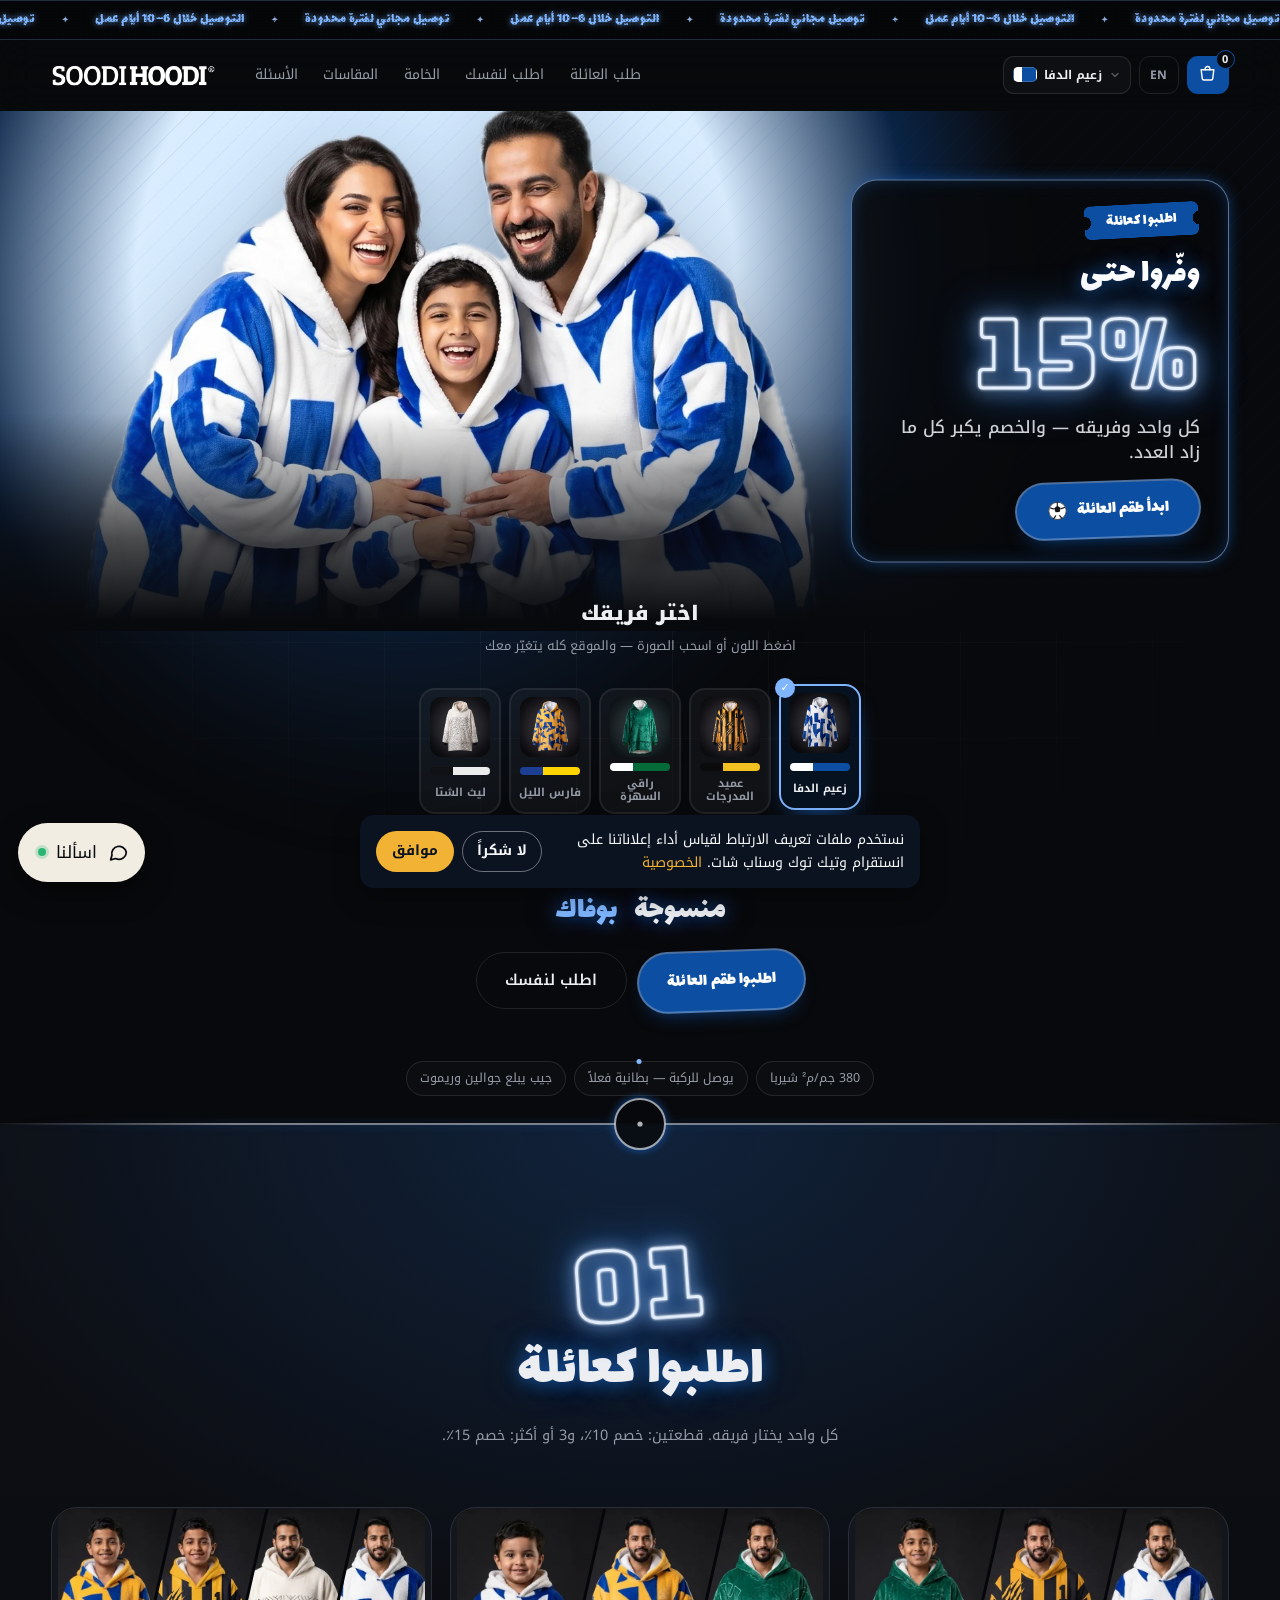
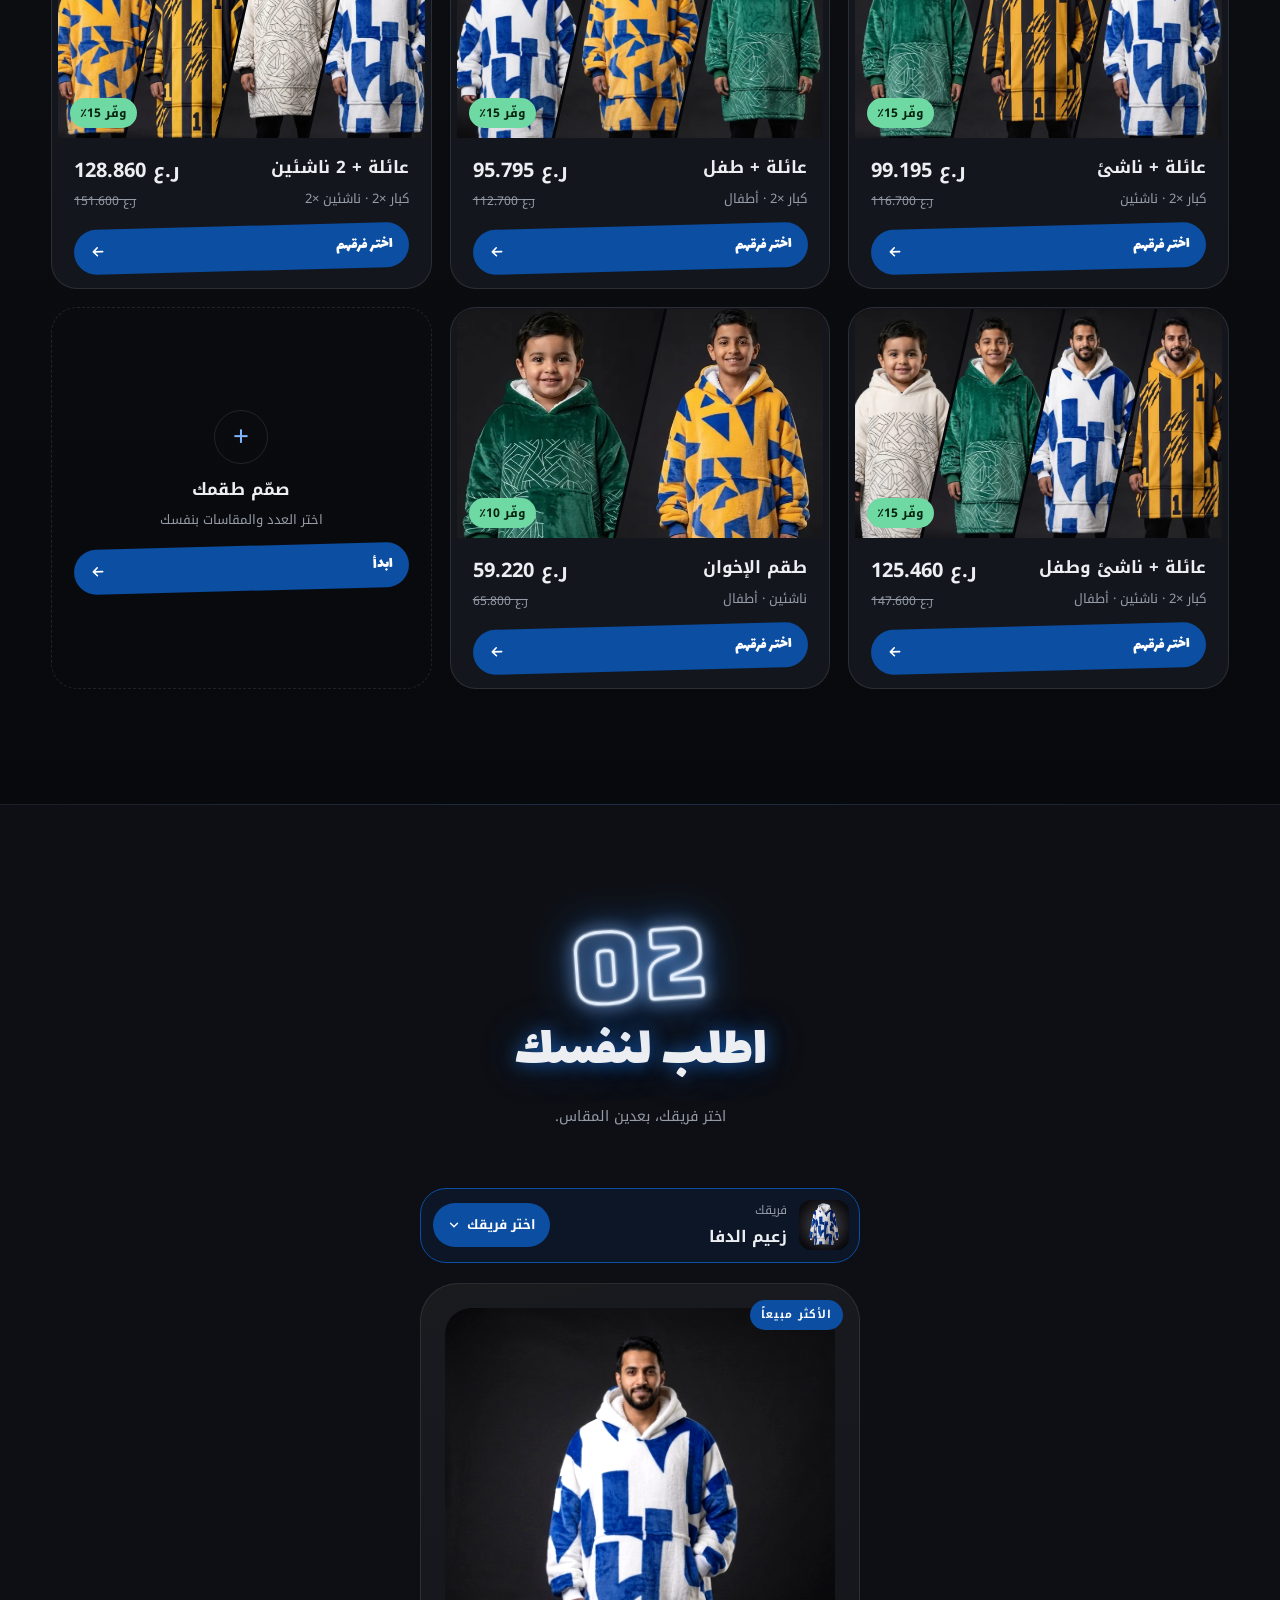
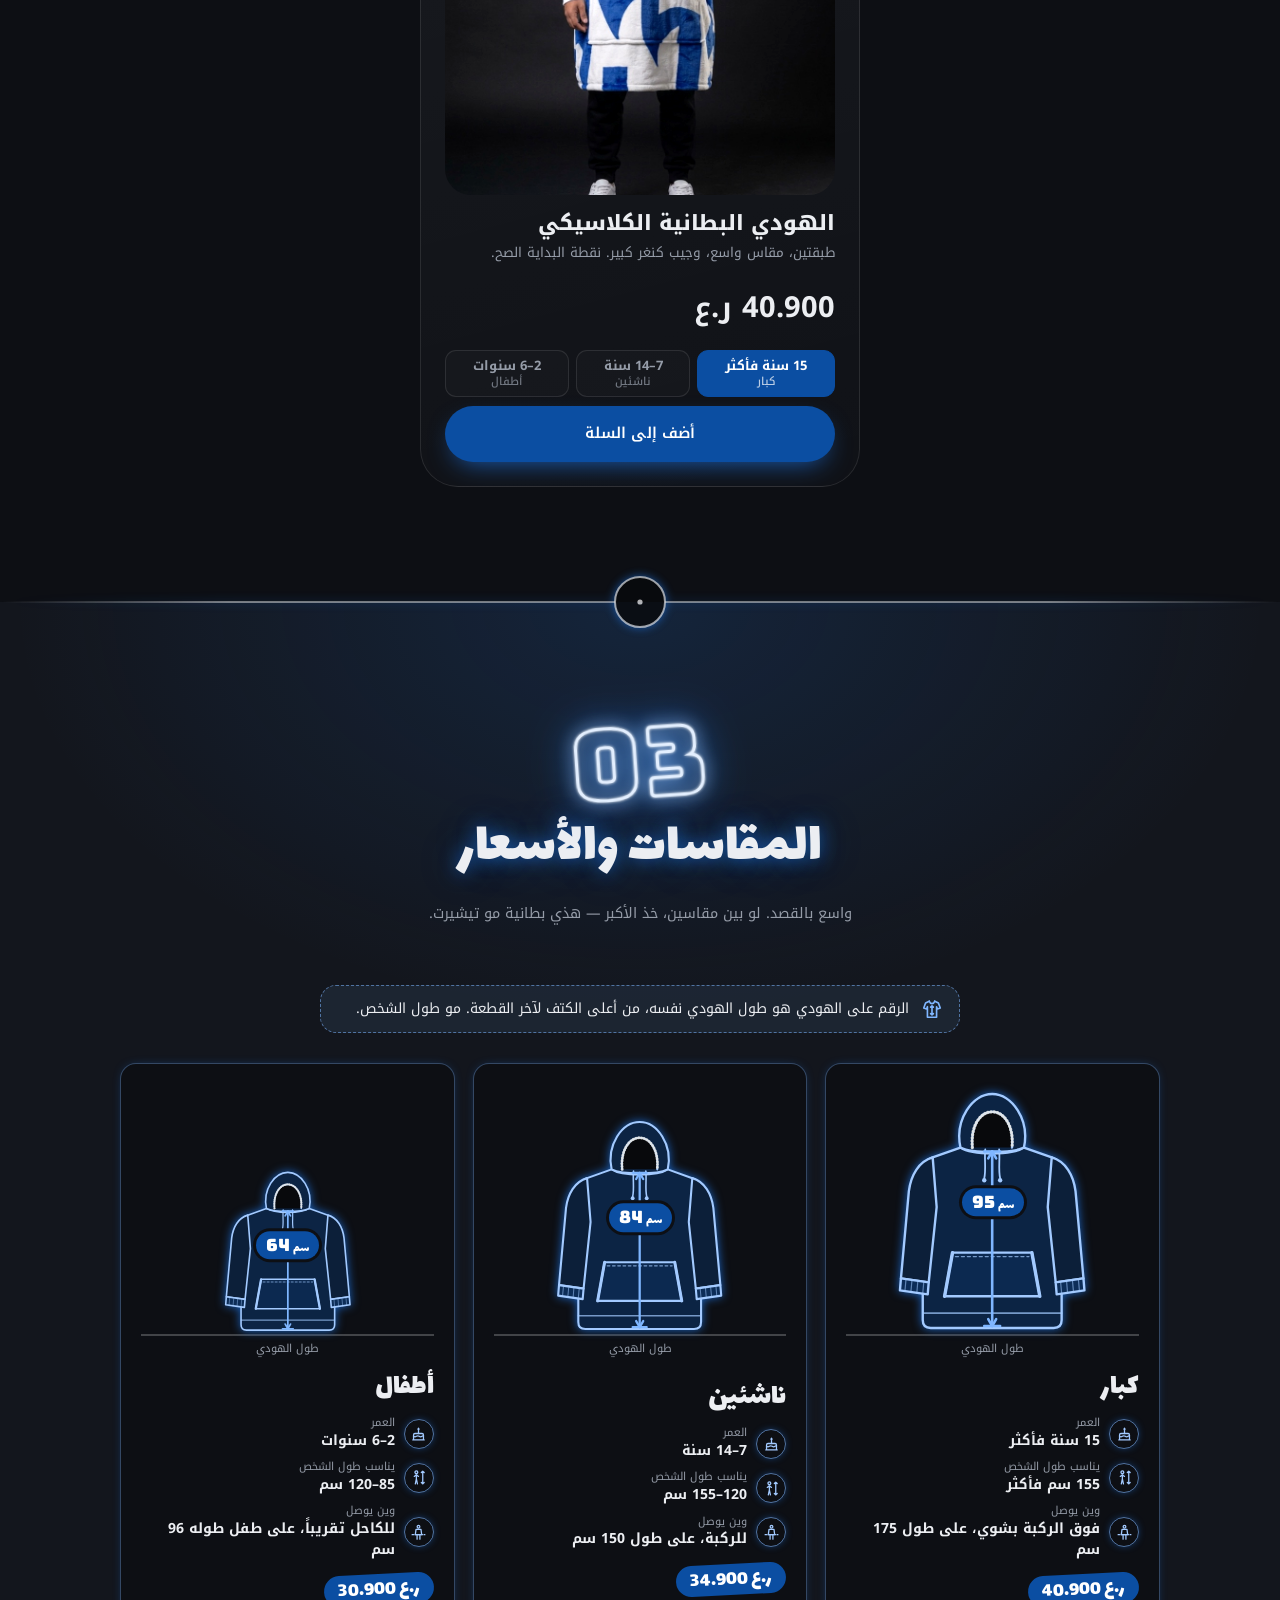
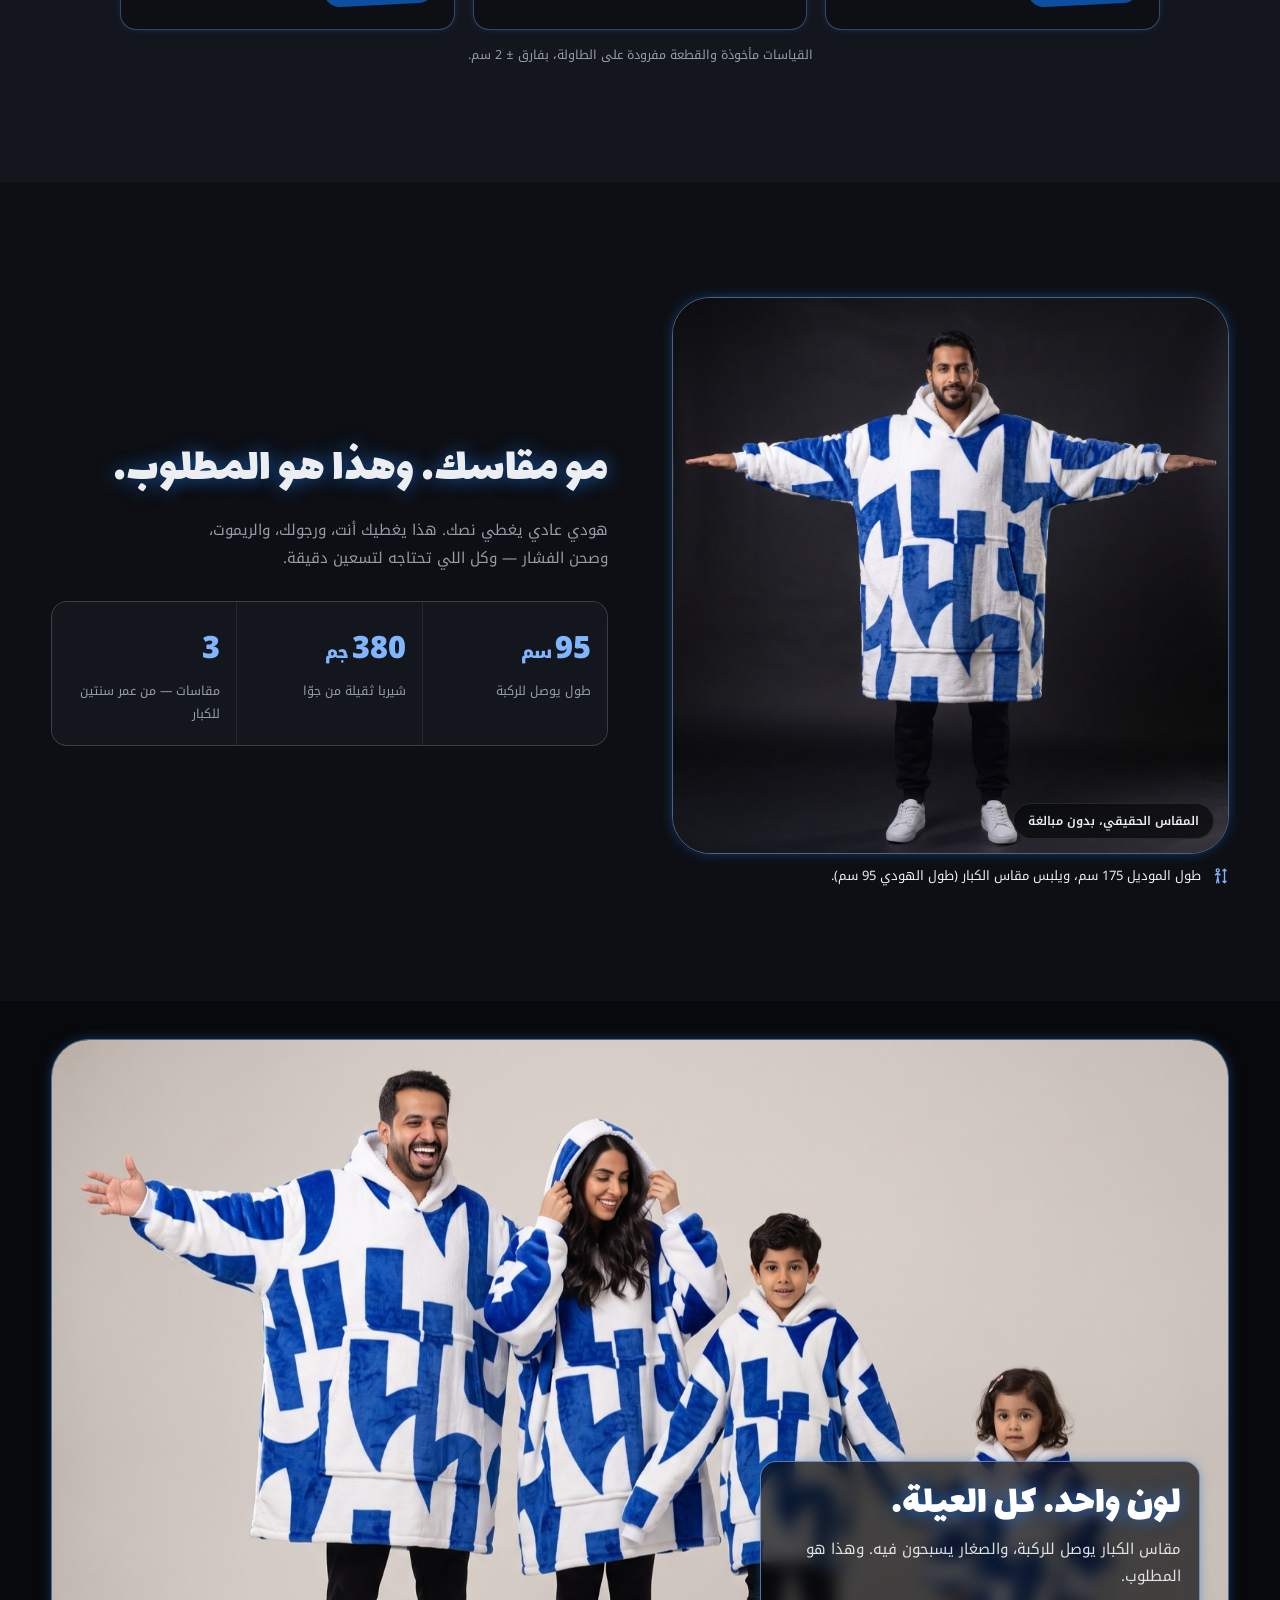
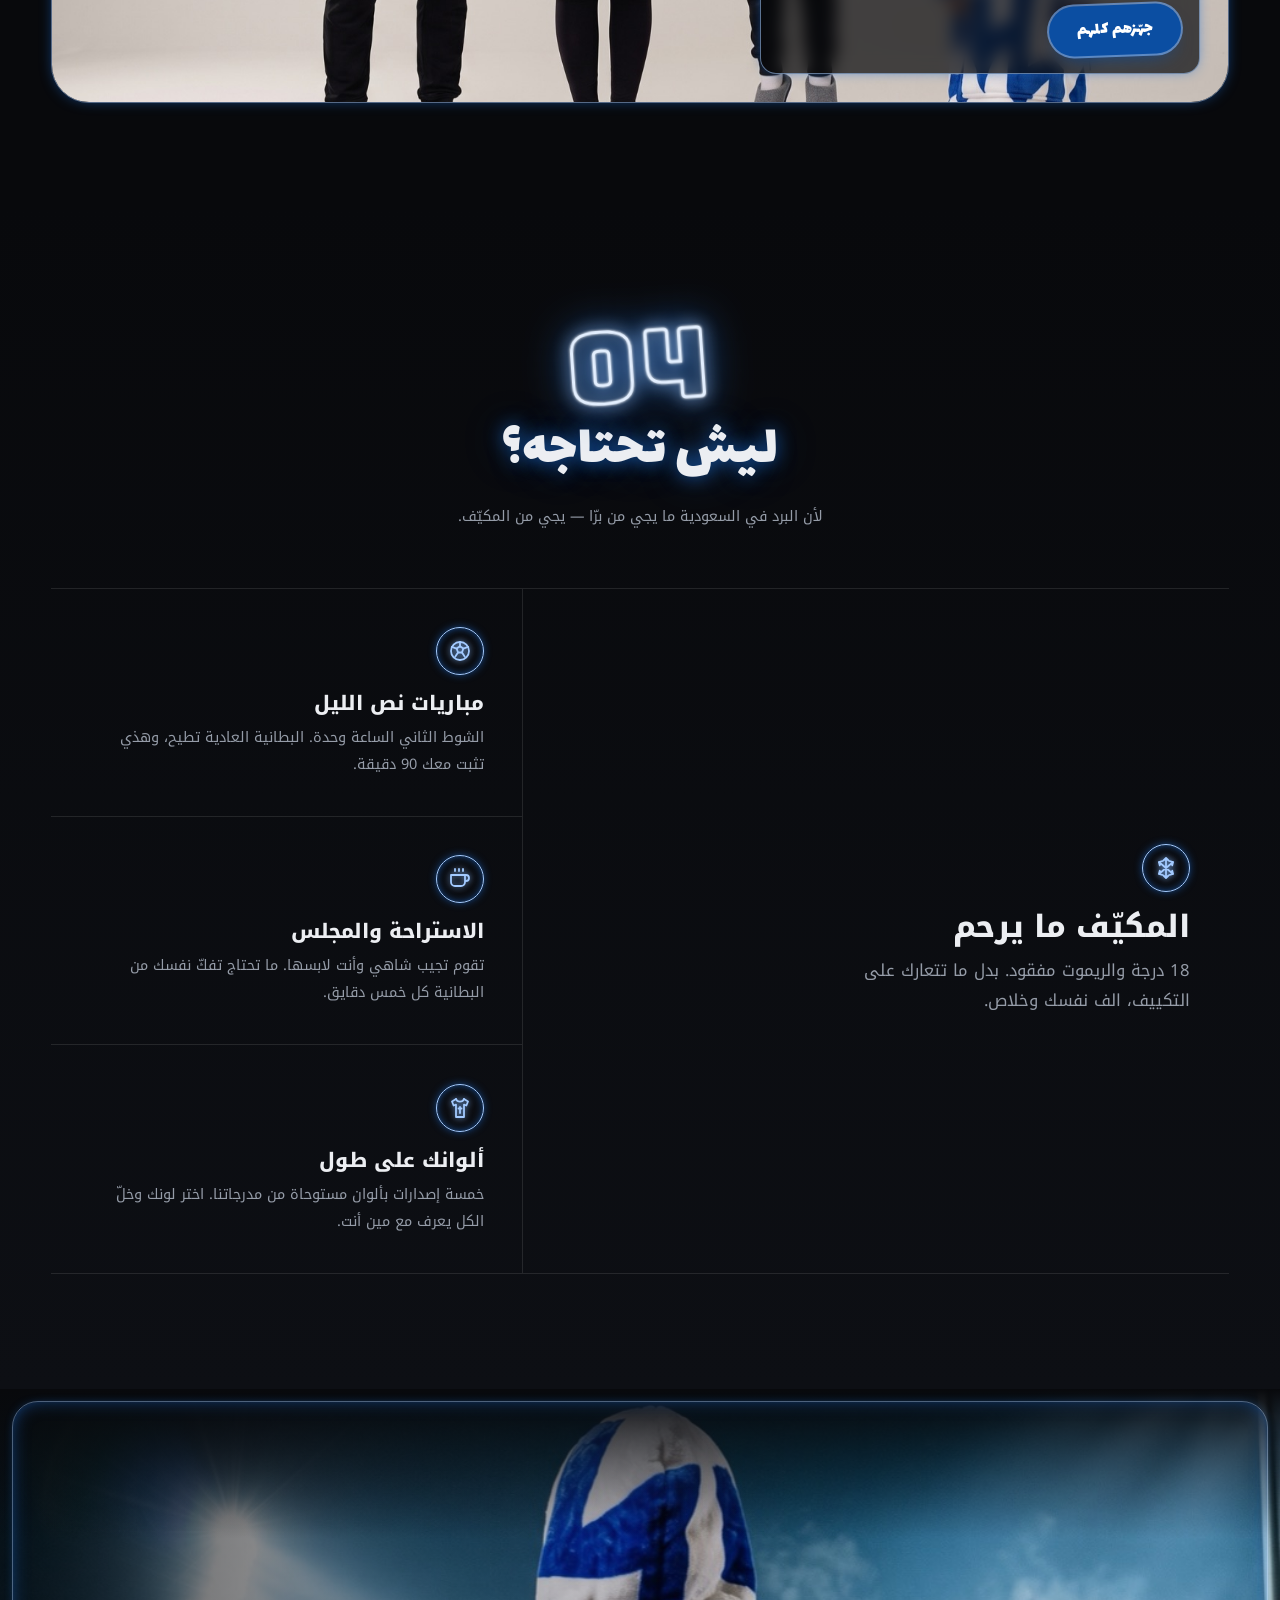
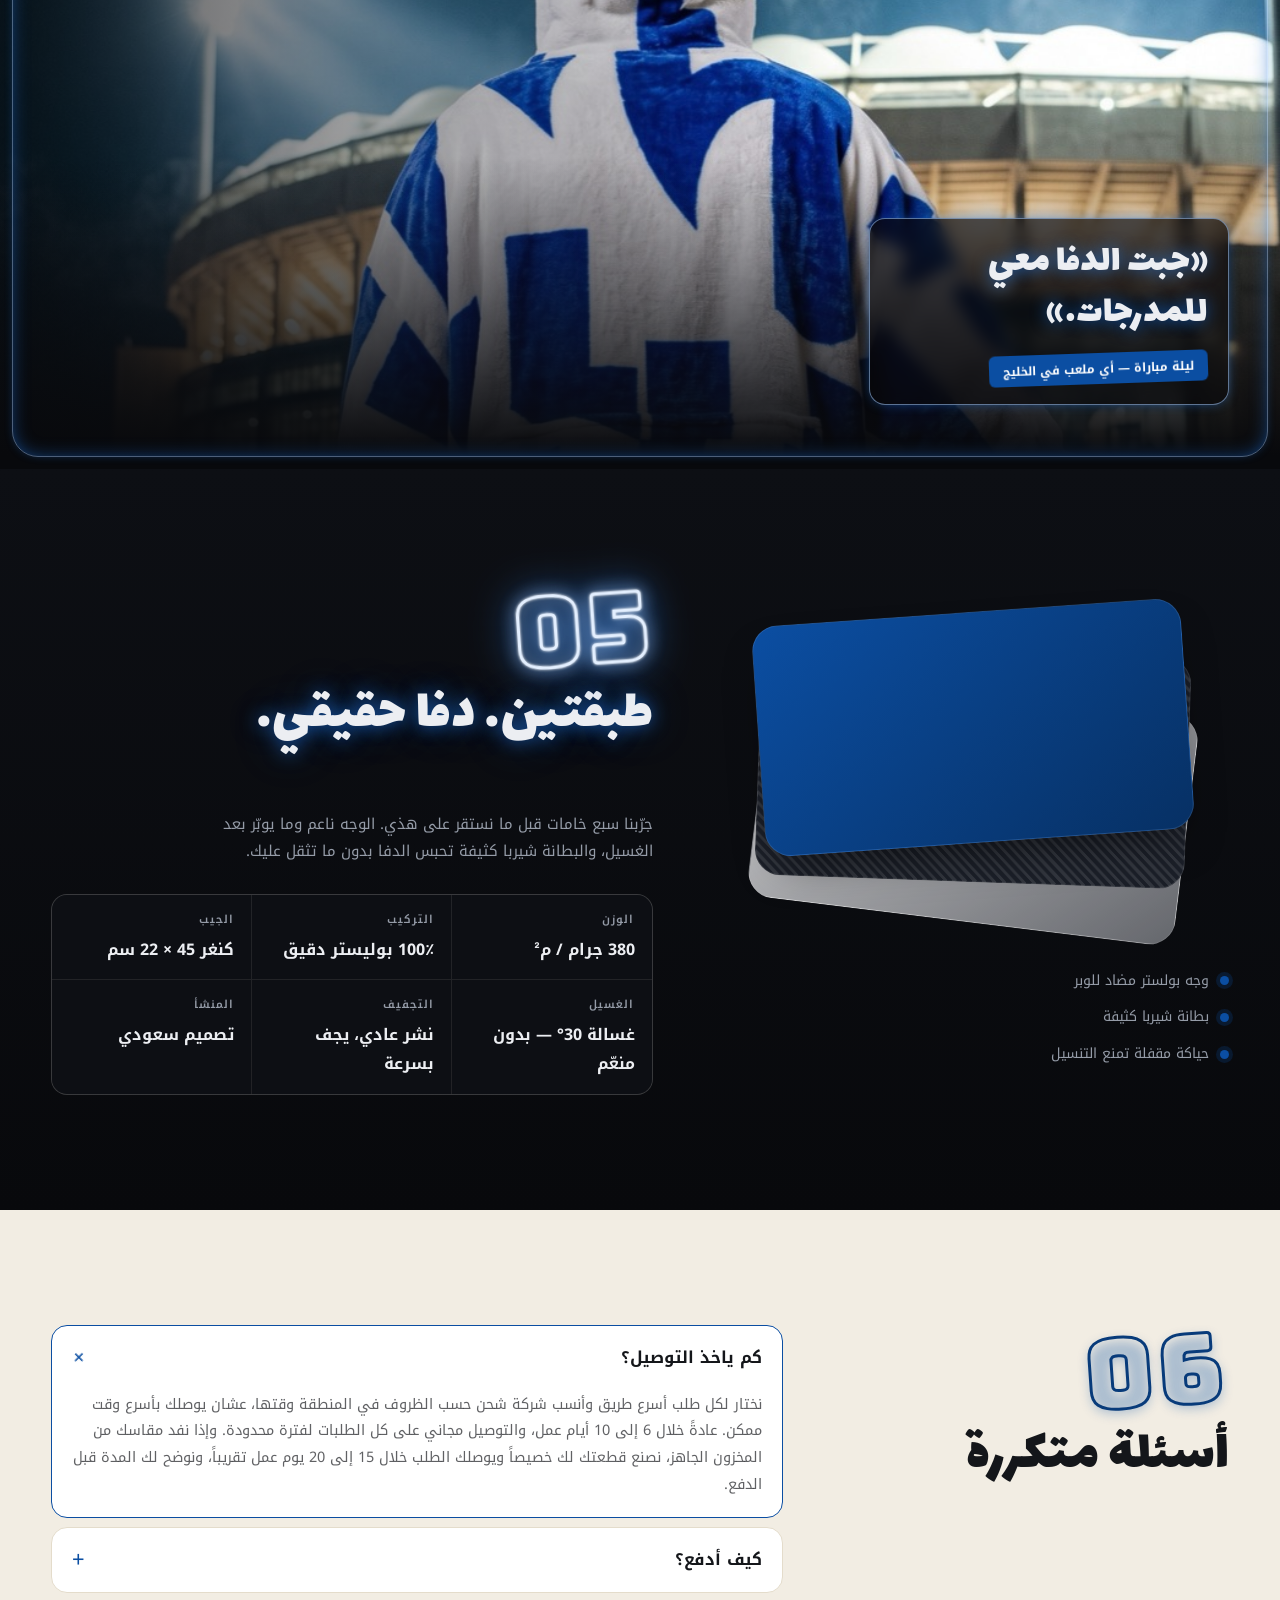
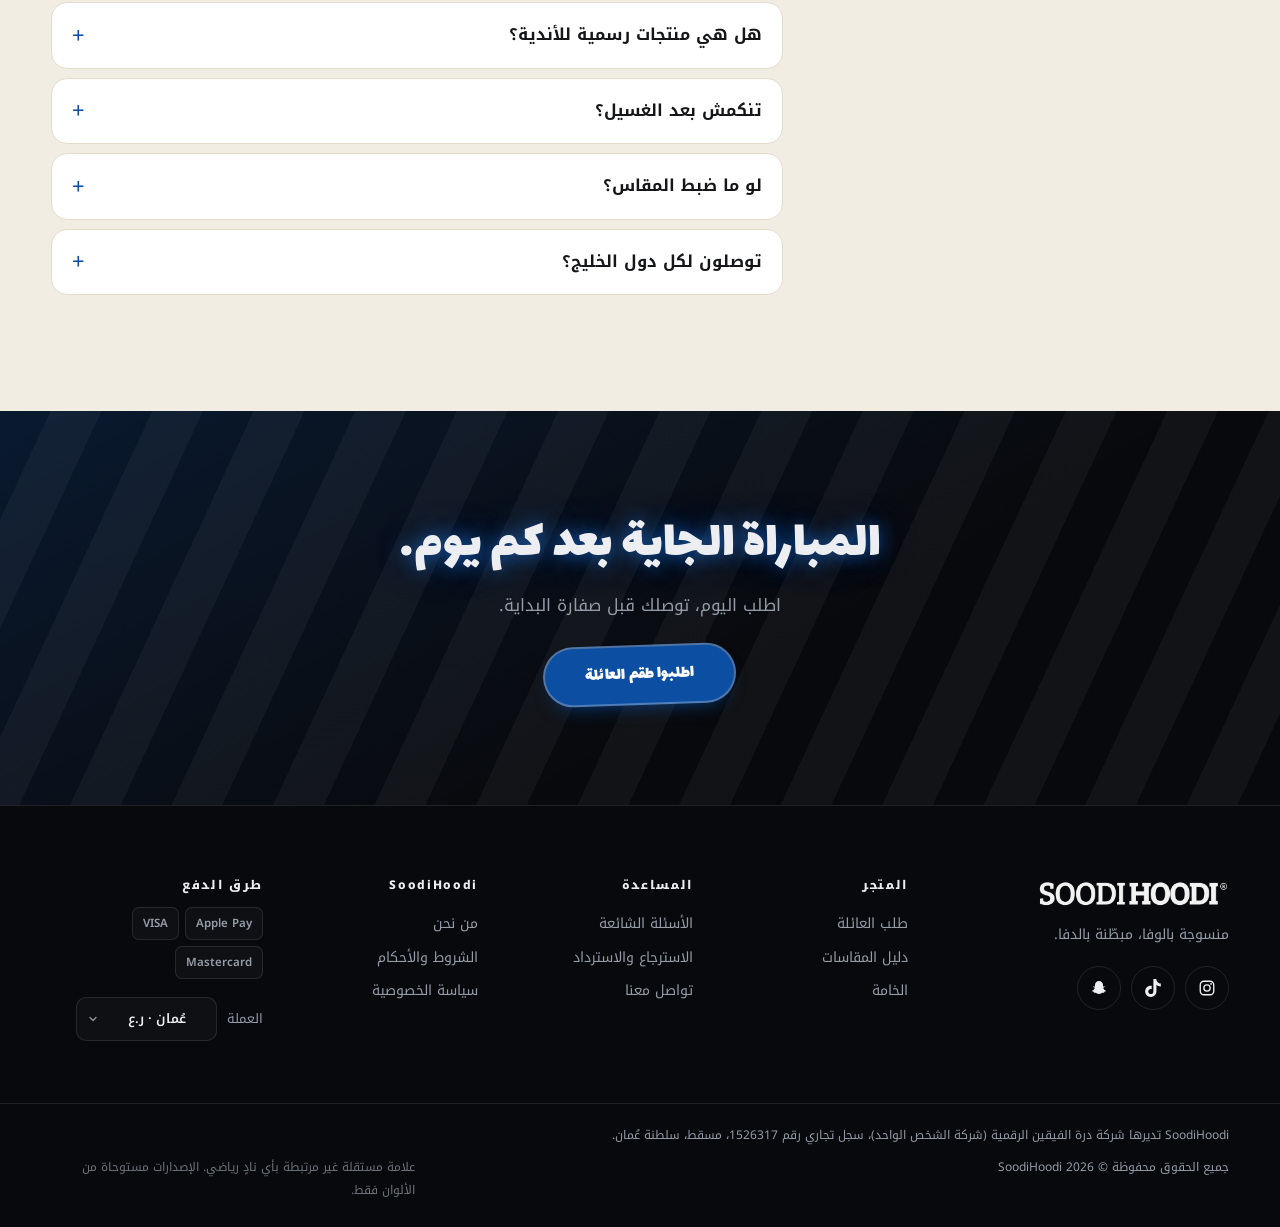
<file: index.html>
<!DOCTYPE html>
<html lang="ar" dir="rtl" data-lang="ar" data-edition="zaeem">
<head>
<meta charset="UTF-8">
<meta name="viewport" content="width=device-width, initial-scale=1, viewport-fit=cover">
<link rel="icon" href="/favicon.ico" sizes="48x48">
<link rel="icon" type="image/png" sizes="32x32" href="/img/favicon-32.png">
<link rel="apple-touch-icon" href="/img/apple-touch-icon.png">
<link rel="manifest" href="/site.webmanifest">
<title>SoodiHoodi — منسوجة بوفاك | هودي بطانية بألوان فريقك</title>
<meta name="description" content="هودي بطانية واسع يلفّك من راسك لركبتك — صُنع لعشّاق الكورة في السعودية. اختر ألوان فريقك، والتوصيل مجاني لكل دول الخليج خلال 6–10 أيام عمل.">
<meta name="theme-color" content="#08090C">

<!-- Social sharing (WhatsApp / Twitter / iMessage) -->
<link rel="canonical" href="https://soodihoodi.com/">
<meta property="og:type" content="website">
<meta property="og:url" content="https://soodihoodi.com/">
<meta property="og:site_name" content="SoodiHoodi">
<meta property="og:title" content="SoodiHoodi — منسوجة بوفاك">
<meta property="og:description" content="هودي بطانية واسع بألوان فريقك — يلفّك من راسك لركبتك. التوصيل مجاني لكل دول الخليج خلال 6–10 أيام عمل.">
<meta property="og:image" content="https://soodihoodi.com/img/og-image.jpg?v=5">
<meta property="og:image:secure_url" content="https://soodihoodi.com/img/og-image.jpg?v=5">
<meta property="og:image:type" content="image/jpeg">
<meta property="og:image:width" content="1200">
<meta property="og:image:height" content="630">
<meta property="og:locale" content="ar_SA">
<meta name="twitter:card" content="summary_large_image">
<meta name="twitter:title" content="SoodiHoodi — منسوجة بوفاك">
<meta name="twitter:description" content="هودي بطانية واسع بألوان فريقك — التوصيل مجاني لكل دول الخليج خلال 6–10 أيام عمل.">
<meta name="twitter:image" content="https://soodihoodi.com/img/og-image.jpg?v=5">

<link rel="preconnect" href="https://fonts.googleapis.com">
<link rel="preconnect" href="https://fonts.gstatic.com" crossorigin>
<link href="https://fonts.googleapis.com/css2?family=Noto+Kufi+Arabic:wght@100..900&family=Archivo:wdth,wght@62..125,400..900&family=Lalezar&family=Bungee&display=swap" rel="stylesheet">
<link rel="stylesheet" href="css/styles.css?v=46">
</head>
<body>


<a class="skip" href="#main" data-ar="تخطَّ إلى المحتوى" data-en="Skip to content">تخطَّ إلى المحتوى</a>

<!-- ============ TICKER ============ -->
<div class="ticker" aria-hidden="true">
  <div class="ticker__row">
    <!-- Each set repeats the messages so one set is wider than any screen;
         the two identical sets make the loop seamless. -->
    <span class="ticker__set">
      <b class="pl" data-ar="الإطلاق قريباً" data-en="Launching soon">الإطلاق قريباً</b><i class="pl">✦</i>
      <b data-ar="توصيل مجاني لفترة محدودة" data-en="Free delivery for a limited time">توصيل مجاني لفترة محدودة</b><i>✦</i>
      <b data-ar="التوصيل خلال 6–10 أيام عمل" data-en="Delivery in 6–10 working days">التوصيل خلال 6–10 أيام عمل</b><i>✦</i>
      <b class="pl" data-ar="الإطلاق قريباً" data-en="Launching soon">الإطلاق قريباً</b><i class="pl">✦</i>
      <b data-ar="توصيل مجاني لفترة محدودة" data-en="Free delivery for a limited time">توصيل مجاني لفترة محدودة</b><i>✦</i>
      <b data-ar="التوصيل خلال 6–10 أيام عمل" data-en="Delivery in 6–10 working days">التوصيل خلال 6–10 أيام عمل</b><i>✦</i>
      <b class="pl" data-ar="الإطلاق قريباً" data-en="Launching soon">الإطلاق قريباً</b><i class="pl">✦</i>
      <b data-ar="توصيل مجاني لفترة محدودة" data-en="Free delivery for a limited time">توصيل مجاني لفترة محدودة</b><i>✦</i>
      <b data-ar="التوصيل خلال 6–10 أيام عمل" data-en="Delivery in 6–10 working days">التوصيل خلال 6–10 أيام عمل</b><i>✦</i>
      <b class="pl" data-ar="الإطلاق قريباً" data-en="Launching soon">الإطلاق قريباً</b><i class="pl">✦</i>
      <b data-ar="توصيل مجاني لفترة محدودة" data-en="Free delivery for a limited time">توصيل مجاني لفترة محدودة</b><i>✦</i>
      <b data-ar="التوصيل خلال 6–10 أيام عمل" data-en="Delivery in 6–10 working days">التوصيل خلال 6–10 أيام عمل</b><i>✦</i>
    </span>
    <span class="ticker__set" aria-hidden="true">
      <b class="pl" data-ar="الإطلاق قريباً" data-en="Launching soon">الإطلاق قريباً</b><i class="pl">✦</i>
      <b data-ar="توصيل مجاني لفترة محدودة" data-en="Free delivery for a limited time">توصيل مجاني لفترة محدودة</b><i>✦</i>
      <b data-ar="التوصيل خلال 6–10 أيام عمل" data-en="Delivery in 6–10 working days">التوصيل خلال 6–10 أيام عمل</b><i>✦</i>
      <b class="pl" data-ar="الإطلاق قريباً" data-en="Launching soon">الإطلاق قريباً</b><i class="pl">✦</i>
      <b data-ar="توصيل مجاني لفترة محدودة" data-en="Free delivery for a limited time">توصيل مجاني لفترة محدودة</b><i>✦</i>
      <b data-ar="التوصيل خلال 6–10 أيام عمل" data-en="Delivery in 6–10 working days">التوصيل خلال 6–10 أيام عمل</b><i>✦</i>
      <b class="pl" data-ar="الإطلاق قريباً" data-en="Launching soon">الإطلاق قريباً</b><i class="pl">✦</i>
      <b data-ar="توصيل مجاني لفترة محدودة" data-en="Free delivery for a limited time">توصيل مجاني لفترة محدودة</b><i>✦</i>
      <b data-ar="التوصيل خلال 6–10 أيام عمل" data-en="Delivery in 6–10 working days">التوصيل خلال 6–10 أيام عمل</b><i>✦</i>
      <b class="pl" data-ar="الإطلاق قريباً" data-en="Launching soon">الإطلاق قريباً</b><i class="pl">✦</i>
      <b data-ar="توصيل مجاني لفترة محدودة" data-en="Free delivery for a limited time">توصيل مجاني لفترة محدودة</b><i>✦</i>
      <b data-ar="التوصيل خلال 6–10 أيام عمل" data-en="Delivery in 6–10 working days">التوصيل خلال 6–10 أيام عمل</b><i>✦</i>
    </span>
  </div>
</div>

<!-- ============ HEADER ============ -->
<header class="hdr" id="hdr">
  <div class="wrap hdr__in">
    <a href="#" class="brand" aria-label="SoodiHoodi">
      <img class="brand__logo" src="img/logo.png" alt="SoodiHoodi" width="1200" height="189">
    </a>

    <nav class="nav" aria-label="Main">
      <a href="#bundle" data-ar="طلب العائلة" data-en="Family">طلب العائلة</a>
      <a href="#shop" data-ar="اطلب لنفسك" data-en="Just me">اطلب لنفسك</a>
      <a href="#fabric" data-ar="الخامة" data-en="Fabric">الخامة</a>
      <a href="#sizes" data-ar="المقاسات" data-en="Sizes">المقاسات</a>
      <a href="#faq" data-ar="الأسئلة" data-en="FAQ">الأسئلة</a>
    </nav>

    <div class="hdr__act">
      <button class="teamchip" id="teamBtn" type="button"
              aria-haspopup="dialog" aria-expanded="false"
              aria-label="غيّر فريقك" data-al-ar="غيّر فريقك" data-al-en="Change your team">
        <i class="teamchip__bar" aria-hidden="true"></i>
        <span class="teamchip__n" id="teamChipName"></span>
        <svg class="teamchip__v" viewBox="0 0 24 24" width="12" height="12" aria-hidden="true"
             fill="none" stroke="currentColor" stroke-width="2.4" stroke-linecap="round" stroke-linejoin="round"><path d="m6 9 6 6 6-6"/></svg>
      </button>
      <button class="lang" id="langBtn" type="button" aria-label="Switch language">
        <span data-ar="EN" data-en="ع">EN</span>
      </button>
      <button class="cartbtn" id="cartBtn" type="button" aria-label="Cart" aria-expanded="false">
        <svg viewBox="0 0 24 24" width="19" height="19" fill="none" stroke="currentColor" stroke-width="1.8" stroke-linecap="round" stroke-linejoin="round"><path d="M4 6h16l-1.4 11.2a2 2 0 0 1-2 1.8H7.4a2 2 0 0 1-2-1.8Z"/><path d="M9 6V5a3 3 0 0 1 6 0v1"/></svg>
        <span class="cartbtn__n" id="cartCount">0</span>
      </button>
    </div>
  </div>
</header>

<main id="main">

<!-- ============ HERO ============ -->
<section class="hero">
  <div class="hero__lights" aria-hidden="true"><i></i><i></i><i></i><i></i></div>
  <div class="hero__grid" aria-hidden="true"></div>
  <div class="hero__glow" aria-hidden="true"></div>

  <!-- full-bleed: the family IS the hero, giant wordmark behind them -->
  <div class="bigstage rv" style="--d:0ms">
    <div class="bigstage__mark" aria-hidden="true">SOODIHOODI</div>
    <img class="bigstage__fam" id="heroShot" src="img/cut/fam-zaeem.webp" alt="عائلة تلبس هودي بطانية SoodiHoodi" width="1200" height="895" fetchpriority="high">

    <!-- Desktop only. Hidden below 1024px so the mobile hero is untouched. -->
    <div class="herobig">
      <span class="herobig__eye" data-ar="اطلبوا كعائلة" data-en="Order as a family">اطلبوا كعائلة</span>
      <p class="herobig__h" data-ar="وفّروا حتى" data-en="Save up to">وفّروا حتى</p>
      <p class="herobig__n" dir="ltr">15%</p>
      <p class="herobig__s" data-ar="كل واحد وفريقه — والخصم يكبر كل ما زاد العدد."
         data-en="Everyone in their own colours — the more you add, the bigger the discount.">كل واحد وفريقه — والخصم يكبر كل ما زاد العدد.</p>
      <!-- The label lives in its own span: applyLang() overwrites textContent
           on every [data-ar], which would wipe the pitch and ball markup. -->
      <a href="#bundle" class="herobig__cta">
        <span class="cta__pitch" aria-hidden="true"></span>
        <span class="cta__t" data-ar="ابدأ طقم العائلة" data-en="Build your family set">ابدأ طقم العائلة</span>
        <span class="cta__ball" aria-hidden="true"></span>
      </a>
    </div>

    <div class="bigstage__floor" aria-hidden="true"></div>
  </div>

  <div class="wrap hero__foot">
    <p class="teampick__hd rv" style="--d:100ms">
      <span class="teampick__title" data-ar="اختر فريقك" data-en="Pick your team">اختر فريقك</span>
      <em class="teampick__hint" data-ar="اضغط اللون أو اسحب الصورة — والموقع كله يتغيّر معك" data-en="Tap a colour or swipe the photo — the whole page re-themes">اضغط اللون أو اسحب الصورة — والموقع كله يتغيّر معك</em>
    </p>
    <div class="swatchbar rv" style="--d:160ms" role="radiogroup" aria-label="Edition">
      <!-- injected -->
    </div>

    <!-- Match-ticket sticker. Text lives in an inner span: applyLang() rewrites textContent of [data-ar]. -->
    <a href="#shop" class="tkt rv" style="--d:200ms">
      <svg class="tkt__ic" viewBox="0 0 24 24" width="18" height="18" aria-hidden="true" fill="none" stroke="currentColor" stroke-width="2" stroke-linecap="round" stroke-linejoin="round"><path d="M3 7h11v9H3zM14 10h4l3 3v3h-7z"/><circle cx="7" cy="17.5" r="1.6"/><circle cx="17" cy="17.5" r="1.6"/></svg>
      <span class="tkt__t" data-ar="توصيل مجاني · لفترة محدودة" data-en="Free delivery · limited time">توصيل مجاني · لفترة محدودة</span>
    </a>

    <h1 class="hero__line rv" style="--d:220ms">
      <span data-ar="منسوجة" data-en="WOVEN WITH">منسوجة</span>
      <span data-ar="بوفاك" data-en="YOUR LOYALTY">بوفاك</span>
    </h1>

    <div class="hero__cta rv" style="--d:280ms">
      <a href="#bundle" class="btn btn--kick" data-open-pack="trio-kid" data-ar="اطلبوا طقم العائلة" data-en="Order the family set">اطلبوا طقم العائلة</a>
      <a href="#shop" class="btn btn--ghost" data-ar="اطلب لنفسك" data-en="Order one for you">اطلب لنفسك</a>
    </div>

    <ul class="hero__pills rv" style="--d:340ms">
      <li data-ar="380 جم/م² شيربا" data-en="380 gsm sherpa">380 جم/م² شيربا</li>
      <li data-ar="يوصل للركبة — بطانية فعلاً" data-en="Knee-length — an actual blanket">يوصل للركبة — بطانية فعلاً</li>
      <li data-ar="جيب يبلع جوالين وريموت" data-en="Pocket fits 2 phones + remote">جيب يبلع جوالين وريموت</li>
    </ul>
  </div>

  <div class="scrollcue" aria-hidden="true"><span></span></div>
</section>

<!-- ============ ORDER AS A FAMILY ============
     Cards only. Tapping one opens the family page (#famPage) pre-filled,
     instead of jumping the shopper down to a builder below. -->
<section class="bld" id="bundle">
  <div class="wrap">
    <header class="sec-h">
      <span class="sec-h__num">01</span>
      <h2 data-ar="اطلبوا كعائلة" data-en="Order as a family">اطلبوا كعائلة</h2>
      <p data-ar="كل واحد يختار فريقه. قطعتين: خصم 10٪، و3 أو أكثر: خصم 15٪."
         data-en="Everyone picks their own team. 2 pieces save 10%, 3 or more save 15%.">كل واحد يختار فريقه. قطعتين: خصم 10٪، و3 أو أكثر: خصم 15٪.</p>
    </header>

    <div class="bld__packs" id="bldPacks"><!-- injected --></div>
  </div>
</section>

<!-- ============ ORDER ONE ============ -->
<section class="shop" id="shop">
  <div class="wrap">
    <header class="sec-h">
      <span class="sec-h__num">02</span>
      <h2 data-ar="اطلب لنفسك" data-en="Order one for you">اطلب لنفسك</h2>
      <p data-ar="اختر فريقك، بعدين المقاس." data-en="Choose your team, then your size.">اختر فريقك، بعدين المقاس.</p>
    </header>
    <!-- Opens the team sheet; the card below re-colours to the pick. -->
    <button class="shteam" id="shopTeam" type="button" aria-haspopup="dialog">
      <span class="shteam__img" aria-hidden="true"><img id="shopTeamImg" src="" alt="" width="120" height="120"></span>
      <span class="shteam__txt">
        <small data-ar="فريقك" data-en="Your team">فريقك</small>
        <b id="shopTeamName"></b>
      </span>
      <span class="shteam__go">
        <span data-ar="اختر فريقك" data-en="Choose your team">اختر فريقك</span>
        <svg viewBox="0 0 24 24" width="14" height="14" aria-hidden="true" fill="none" stroke="currentColor" stroke-width="2.4" stroke-linecap="round" stroke-linejoin="round"><path d="m6 9 6 6 6-6"/></svg>
      </span>
    </button>
    <div class="shop__grid" id="shopGrid"><!-- injected --></div>
  </div>
</section>


<section class="sizes" id="sizes" aria-labelledby="sizesTitle">
  <div class="wrap">
    <header class="sec-h">
      <span class="sec-h__num">03</span>
      <h2 id="sizesTitle" data-ar="المقاسات والأسعار" data-en="Sizes and prices">المقاسات والأسعار</h2>
      <p data-ar="واسع بالقصد. لو بين مقاسين، خذ الأكبر — هذي بطانية مو تيشيرت." data-en="Oversized on purpose. Between two sizes? Size up — this is a blanket, not a t-shirt.">واسع بالقصد. لو بين مقاسين، خذ الأكبر — هذي بطانية مو تيشيرت.</p>
    </header>

    <!-- How to read the cards: the number is the hoodie, not the person. -->
    <p class="kits__key">
      <svg viewBox="0 0 24 24" width="22" height="22" aria-hidden="true" fill="none" stroke="currentColor" stroke-width="1.8" stroke-linecap="round" stroke-linejoin="round"><path d="M9 3.5 5 5.5 3 11l3 1 1-2.5V21h10V9.5l1 2.5 3-1-2-5.5-4-2"/><path d="M9 3.5c.6 1.8 1.6 2.6 3 2.6s2.4-.8 3-2.6"/><path d="M12 8.5v10M10.5 10l1.5-1.5 1.5 1.5M10.5 17l1.5 1.5 1.5-1.5"/></svg>
      <span data-ar="الرقم على الهودي هو طول الهودي نفسه، من أعلى الكتف لآخر القطعة. مو طول الشخص."
            data-en="The number on each hoodie is the hoodie's own length, from the top of the shoulder to the hem. Not your height.">الرقم على الهودي هو طول الهودي نفسه، من أعلى الكتف لآخر القطعة. مو طول الشخص.</span>
    </p>
    <!-- One hoodie per size, drawn to scale, length marked on the front. Filled by renderKits() from SIZES + prices. -->
    <div class="kits" id="kits"></div>
    <p class="tbl__note" data-ar="القياسات مأخوذة والقطعة مفرودة على الطاولة، بفارق ± 2 سم." data-en="Measured flat on a table, ± 2 cm tolerance.">القياسات مأخوذة والقطعة مفرودة على الطاولة، بفارق ± 2 سم.</p>
  </div>
</section>

<!-- ============ ACTUAL SIZE (edition-reactive) ============ -->
<section class="scale" id="scale">
  <div class="wrap scale__in">
    <div class="scale__media">
    <figure class="scale__fig">
      <img id="scaleImg" src="img/scale-v2-zaeem.jpg" alt="رجل طوله 175 سم يلبس هودي البطانية مقاس الكبار، وطرف الهودي عند الركبة" data-alt-ar="رجل طوله 175 سم يلبس هودي البطانية مقاس الكبار، وطرف الهودي عند الركبة" data-alt-en="A 175 cm man wearing the Adults blanket hoodie, the hem at his knees" width="1400" height="1400">
      <figcaption class="scale__cap" data-ar="المقاس الحقيقي، بدون مبالغة" data-en="Actual size, no exaggeration">المقاس الحقيقي، بدون مبالغة</figcaption>
    </figure>
    <p class="scale__note">
      <svg viewBox="0 0 24 24" width="18" height="18" aria-hidden="true" fill="none" stroke="currentColor" stroke-width="1.8" stroke-linecap="round" stroke-linejoin="round"><circle cx="9" cy="4.5" r="2"/><path d="M9 8v6M6 10.5 9 8l3 2.5M7.5 21l1.5-7 1.5 7"/><path d="M18 3v18M16 5l2-2 2 2M16 19l2 2 2-2"/></svg>
      <span data-ar="طول الموديل 175 سم، ويلبس مقاس الكبار (طول الهودي 95 سم)." data-en="The model is 175 cm tall and wears the Adults size (a 95 cm hoodie).">طول الموديل 175 سم، ويلبس مقاس الكبار (طول الهودي 95 سم).</span>
    </p>
    </div>
    <div class="scale__copy">
      <h2 data-ar="مو مقاسك. وهذا هو المطلوب." data-en="Not your size. That's the point.">مو مقاسك. وهذا هو المطلوب.</h2>
      <p class="scale__lede" data-ar="هودي عادي يغطي نصك. هذا يغطيك أنت، ورجولك، والريموت، وصحن الفشار — وكل اللي تحتاجه لتسعين دقيقة." data-en="A normal hoodie covers half of you. This covers you, your legs, the remote, and the popcorn — everything you need for ninety minutes.">هودي عادي يغطي نصك. هذا يغطيك أنت، ورجولك، والريموت، وصحن الفشار — وكل اللي تحتاجه لتسعين دقيقة.</p>
      <ul class="scale__stats">
        <li><b>95<i data-ar="سم" data-en="cm">سم</i></b><span data-ar="طول يوصل للركبة" data-en="Long enough to reach the knee">طول يوصل للركبة</span></li>
        <li><b>380<i data-ar="جم" data-en="gsm">جم</i></b><span data-ar="شيربا ثقيلة من جوّا" data-en="Heavy sherpa lining">شيربا ثقيلة من جوّا</span></li>
        <li><b>3</b><span data-ar="مقاسات — من عمر سنتين للكبار" data-en="Sizes — from age 2 to adults">مقاسات — من عمر سنتين للكبار</span></li>
      </ul>
    </div>
  </div>
</section>

<!-- ============ FAMILY CREW (edition-reactive) ============ -->
<section class="crew" id="crew" hidden>
  <div class="wrap">
    <figure class="crew__fig">
      <img class="crew__img" id="crewImg" src="" alt="" loading="lazy">
      <figcaption class="crew__cap"><div class="crew__panel">
        <h2 data-ar="لون واحد. كل العيلة." data-en="One colour. The whole family.">لون واحد. كل العيلة.</h2>
        <p data-ar="مقاس الكبار يوصل للركبة، والصغار يسبحون فيه. وهذا هو المطلوب." data-en="Adults get knee-length. The kids swim in it. That's the point.">مقاس الكبار يوصل للركبة، والصغار يسبحون فيه. وهذا هو المطلوب.</p>
        <a href="#bundle" class="btn btn--kick" data-ar="جهّزهم كلهم" data-en="Kit them all out">جهّزهم كلهم</a>
      </div></figcaption>
    </figure>
  </div>
</section>

<!-- ============ INSIGHT ============ -->
<section class="why" id="why">
  <div class="wrap">
    <header class="sec-h">
      <span class="sec-h__num">04</span>
      <h2 data-ar="ليش تحتاجه؟" data-en="Why you need it">ليش تحتاجه؟</h2>
      <p data-ar="لأن البرد في السعودية ما يجي من برّا — يجي من المكيّف." data-en="Because in Saudi, the cold doesn't come from outside. It comes from the AC.">لأن البرد في السعودية ما يجي من برّا — يجي من المكيّف.</p>
    </header>

    <div class="why__grid">
      <article class="why__c">
        <span class="why__ic" aria-hidden="true"><svg viewBox="0 0 24 24" width="20" height="20" fill="none" stroke="currentColor" stroke-width="1.8" stroke-linecap="round"><path d="M12 2v20M4.9 6l14.2 12M19.1 6 4.9 18M12 2l-2.5 2.5M12 2l2.5 2.5M12 22l-2.5-2.5M12 22l2.5-2.5M4.9 6l.9 3.4M4.9 6l3.4-.9M19.1 18l-.9-3.4M19.1 18l-3.4.9M19.1 6l-3.4-.9M19.1 6l-.9 3.4M4.9 18l3.4.9M4.9 18l.9-3.4"/></svg></span>
        <h3 data-ar="المكيّف ما يرحم" data-en="The AC shows no mercy">المكيّف ما يرحم</h3>
        <p data-ar="18 درجة والريموت مفقود. بدل ما تتعارك على التكييف، الف نفسك وخلاص." data-en="18°C and the remote is missing. Stop fighting over the thermostat — just wrap up.">18 درجة والريموت مفقود. بدل ما تتعارك على التكييف، الف نفسك وخلاص.</p>
      </article>
      <article class="why__c">
        <span class="why__ic" aria-hidden="true"><svg viewBox="0 0 24 24" width="20" height="20" fill="none" stroke="currentColor" stroke-width="1.8" stroke-linecap="round" stroke-linejoin="round"><circle cx="12" cy="12" r="9"/><path d="m12 7.2 3.3 2.4-1.3 3.9h-4l-1.3-3.9z"/><path d="M12 3v4.2M15.3 9.6l4.9-1.7M14 13.5l2.8 4.3M10 13.5l-2.8 4.3M8.7 9.6 3.8 7.9"/></svg></span>
        <h3 data-ar="مباريات نص الليل" data-en="Midnight kickoffs">مباريات نص الليل</h3>
        <p data-ar="الشوط الثاني الساعة وحدة. البطانية العادية تطيح، وهذي تثبت معك 90 دقيقة." data-en="Second half at 1 AM. A regular blanket slides off. This one stays on for all 90.">الشوط الثاني الساعة وحدة. البطانية العادية تطيح، وهذي تثبت معك 90 دقيقة.</p>
      </article>
      <article class="why__c">
        <span class="why__ic" aria-hidden="true"><svg viewBox="0 0 24 24" width="20" height="20" fill="none" stroke="currentColor" stroke-width="1.8" stroke-linecap="round" stroke-linejoin="round"><path d="M17 8h1a3 3 0 0 1 0 6h-1M3 8h14v7a4 4 0 0 1-4 4H7a4 4 0 0 1-4-4Z"/><path d="M7 2v2M11 2v2M15 2v2"/></svg></span>
        <h3 data-ar="الاستراحة والمجلس" data-en="The istiraha & the majlis">الاستراحة والمجلس</h3>
        <p data-ar="تقوم تجيب شاهي وأنت لابسها. ما تحتاج تفكّ نفسك من البطانية كل خمس دقايق." data-en="Get up for tea without unwrapping yourself every five minutes.">تقوم تجيب شاهي وأنت لابسها. ما تحتاج تفكّ نفسك من البطانية كل خمس دقايق.</p>
      </article>
      <article class="why__c">
        <span class="why__ic" aria-hidden="true"><svg viewBox="0 0 24 24" width="20" height="20" fill="none" stroke="currentColor" stroke-width="1.8" stroke-linecap="round" stroke-linejoin="round"><path d="M8 3 4 5.5l1.6 4L8 8.6V21h8V8.6l2.4.9 1.6-4L16 3"/><path d="M8 3c.6 1.7 2.1 2.6 4 2.6S15.4 4.7 16 3"/><path d="M10.5 12.5h3M12 11v6"/></svg></span>
        <h3 data-ar="ألوانك على طول" data-en="Your colours, loud">ألوانك على طول</h3>
        <p data-ar="خمسة إصدارات بألوان مستوحاة من مدرجاتنا. اختر لونك وخلّ الكل يعرف مع مين أنت." data-en="Five editions drawn from our terraces. Pick your colours and let the room know.">خمسة إصدارات بألوان مستوحاة من مدرجاتنا. اختر لونك وخلّ الكل يعرف مع مين أنت.</p>
      </article>
    </div>
  </div>
</section>

<!-- ============ SCALE BAND ============ -->

<!-- ============ SCROLL CINEMATIC ============ -->
<section class="cine" id="cine" aria-label="Match night story" hidden>
  <div class="cine__pin">
    <video class="cine__vid" src="video/family-slowmo-480p.mp4"
           poster="img/cine-1.jpg" muted playsinline preload="auto"
           aria-label="عائلة ترتفع من متابعة المباراة إلى الاحتفال بالهدف، بتصوير بطيء"
           data-al-ar="عائلة ترتفع من متابعة المباراة إلى الاحتفال بالهدف، بتصوير بطيء"
           data-al-en="A family goes from watching the match to celebrating the goal, in slow motion"></video>
    <img class="cine__f cine__f--4" src="img/cine-4.jpg" alt="العائلة تحتفل بالهدف" data-alt-ar="العائلة تحتفل بالهدف" data-alt-en="The family celebrating the goal">
    <div class="cine__flash" aria-hidden="true"></div>
    <div class="cine__goal" aria-hidden="true"><span data-ar="قووووول!" data-en="GOOOAL!">قووووول!</span></div>
    <div class="cine__end">
      <div>
        <h2 data-ar="دفا يجمع العائلة" data-en="Warmth that gathers the family">دفا يجمع العائلة</h2>
        <p data-ar="لكل واحد فيهم لونه. ولكل هدف حضنه الدافي." data-en="Everyone in their colours. Every goal, celebrated warm.">لكل واحد فيهم لونه. ولكل هدف حضنه الدافي.</p>
        <a href="#bundle" class="btn btn--go btn--lg" data-ar="جهّز عائلتك" data-en="Kit out your family">جهّز عائلتك</a>
      </div>
    </div>
    <div class="cine__hint" aria-hidden="true">
      <span data-ar="واصل التمرير" data-en="Keep scrolling">واصل التمرير</span>
    </div>
  </div>
</section>

<!-- ============ LIFESTYLE BAND ============ -->
<section class="life">
  <img class="life__img" id="lifeImg" src="img/stadium-zaeem.jpg" alt="" width="1400" height="1867" loading="lazy">
  <div class="life__scrim" aria-hidden="true"></div>
  <div class="wrap life__in">
    <blockquote class="life__q">
      <p data-ar="«جبت الدفا معي للمدرجات.»" data-en="“I brought the warmth to the terraces.”">«جبت الدفا معي للمدرجات.»</p>
      <cite data-ar="ليلة مباراة — أي ملعب في الخليج" data-en="Match night — any stadium in the Gulf">ليلة مباراة — أي ملعب في الخليج</cite>
    </blockquote>
  </div>
</section>

<!-- ============ FABRIC ============ -->
<section class="fab" id="fabric">
  <div class="wrap fab__in">
    <div class="fab__art" aria-hidden="true">
      <div class="fab__layers">
        <span class="fab__l fab__l--1"></span>
        <span class="fab__l fab__l--2"></span>
        <span class="fab__l fab__l--3"></span>
      </div>
      <ul class="fab__keys">
        <li><i></i><span data-ar="وجه بولستر مضاد للوبر" data-en="Anti-pill polar face">وجه بولستر مضاد للوبر</span></li>
        <li><i></i><span data-ar="بطانة شيربا كثيفة" data-en="Dense sherpa lining">بطانة شيربا كثيفة</span></li>
        <li><i></i><span data-ar="حياكة مقفلة تمنع التنسيل" data-en="Locked seams, no fraying">حياكة مقفلة تمنع التنسيل</span></li>
      </ul>
    </div>

    <div class="fab__copy">
      <header class="sec-h sec-h--start">
        <span class="sec-h__num">05</span>
        <h2 data-ar="طبقتين. دفا حقيقي." data-en="Two layers. Real warmth.">طبقتين. دفا حقيقي.</h2>
      </header>
      <p class="fab__lede" data-ar="جرّبنا سبع خامات قبل ما نستقر على هذي. الوجه ناعم وما يوبّر بعد الغسيل، والبطانة شيربا كثيفة تحبس الدفا بدون ما تثقل عليك." data-en="We tested seven fabrics before settling on this one. A soft face that won't pill after washing, and a dense sherpa lining that traps heat without weighing you down.">جرّبنا سبع خامات قبل ما نستقر على هذي. الوجه ناعم وما يوبّر بعد الغسيل، والبطانة شيربا كثيفة تحبس الدفا بدون ما تثقل عليك.</p>

      <dl class="specs">
        <div><dt data-ar="الوزن" data-en="Weight">الوزن</dt><dd data-ar="380 جرام / م²" data-en="380 gsm">380 جرام / م²</dd></div>
        <div><dt data-ar="التركيب" data-en="Composition">التركيب</dt><dd data-ar="100٪ بوليستر دقيق" data-en="100% microfibre polyester">100٪ بوليستر دقيق</dd></div>
        <div><dt data-ar="الجيب" data-en="Pocket">الجيب</dt><dd data-ar="كنغر 45 × 22 سم" data-en="Kangaroo, 45 × 22 cm">كنغر 45 × 22 سم</dd></div>
        <div><dt data-ar="الغسيل" data-en="Care">الغسيل</dt><dd data-ar="غسالة 30° — بدون منعّم" data-en="Machine 30° — no softener">غسالة 30° — بدون منعّم</dd></div>
        <div><dt data-ar="التجفيف" data-en="Drying">التجفيف</dt><dd data-ar="نشر عادي، يجف بسرعة" data-en="Line dry, dries fast">نشر عادي، يجف بسرعة</dd></div>
        <div><dt data-ar="المنشأ" data-en="Origin">المنشأ</dt><dd data-ar="تصميم سعودي" data-en="Designed in Saudi">تصميم سعودي</dd></div>
      </dl>
    </div>
  </div>
</section>

<!-- ============ SIZES ============ -->

<!-- ============ REVIEWS (placeholder content) ============ -->
<!-- Reviews are HIDDEN until real customer quotes + photos replace the
     placeholders. To re-enable: delete the `hidden` attribute below. -->
<section class="revs" id="reviews" hidden>
  <div class="wrap">
    <header class="sec-h">
      <span class="sec-h__num">06</span>
      <h2 data-ar="آراء العملاء" data-en="Customer reviews">آراء العملاء</h2>
      <p class="ph-flag" data-ar="⚠︎ نصوص تجريبية للعرض فقط — استبدلها بتقييمات حقيقية قبل النشر." data-en="⚠︎ Sample text for layout only — replace with real reviews before launch.">⚠︎ نصوص تجريبية للعرض فقط — استبدلها بتقييمات حقيقية قبل النشر.</p>
    </header>
    <div class="revs__grid">
      <article class="rev rev--photo">
        <img class="rev__img" src="img/rev-family.jpg" alt="" loading="lazy">
        <div class="rev__body">
          <span class="rev__stars" aria-label="5/5">★★★★★</span>
          <p data-ar="«مكان التقييم الأول — اكتب هنا كلام عميل حقيقي مع صورته.»" data-en="“Review slot one — a real customer quote with their photo.”">«مكان التقييم الأول — اكتب هنا كلام عميل حقيقي مع صورته.»</p>
          <cite data-ar="— الاسم، الرياض" data-en="— Name, Riyadh">— الاسم، الرياض</cite>
        </div>
      </article>
      <article class="rev rev--photo">
        <img class="rev__img" src="img/rev-kids.jpg" alt="" loading="lazy">
        <div class="rev__body">
          <span class="rev__stars" aria-label="5/5">★★★★★</span>
          <p data-ar="«مكان التقييم الثاني — الأطفال ما قبلوا يقلعونها.»" data-en="“Review slot two — the kids refused to take them off.”">«مكان التقييم الثاني — الأطفال ما قبلوا يقلعونها.»</p>
          <cite data-ar="— الاسم، جدة" data-en="— Name, Jeddah">— الاسم، جدة</cite>
        </div>
      </article>
      <article class="rev rev--photo">
        <img class="rev__img" src="img/rev-cozy.jpg" alt="" loading="lazy">
        <div class="rev__body">
          <span class="rev__stars" aria-label="5/5">★★★★★</span>
          <p data-ar="«مكان التقييم الثالث — اكتب هنا كلام عميل حقيقي.»" data-en="“Review slot three — a real customer quote here.”">«مكان التقييم الثالث — اكتب هنا كلام عميل حقيقي.»</p>
          <cite data-ar="— الاسم، الدمام" data-en="— Name, Dammam">— الاسم، الدمام</cite>
        </div>
      </article>
    </div>
  </section>

<!-- ============ FAQ ============ -->
<section class="faq" id="faq">
  <div class="wrap faq__in">
    <header class="sec-h sec-h--start sec-h--light">
      <span class="sec-h__num">06</span>
      <h2 data-ar="أسئلة متكررة" data-en="FAQ">أسئلة متكررة</h2>
    </header>

    <div class="acc">
      <details class="acc__i" open>
        <summary data-ar="كم ياخذ التوصيل؟" data-en="How long is delivery?">كم ياخذ التوصيل؟</summary>
        <div class="acc__b"><p data-ar="نختار لكل طلب أسرع طريق وأنسب شركة شحن حسب الظروف في المنطقة وقتها، عشان يوصلك بأسرع وقت ممكن. عادةً خلال 6 إلى 10 أيام عمل، والتوصيل مجاني على كل الطلبات لفترة محدودة. وإذا نفد مقاسك من المخزون الجاهز، نصنع قطعتك لك خصيصاً ويوصلك الطلب خلال 15 إلى 20 يوم عمل تقريباً، ونوضح لك المدة قبل الدفع." data-en="For every order we pick the fastest route and the best courier for conditions in the region at the time, so it reaches you as soon as possible. Usually 6–10 working days, and delivery is free on every order for a limited time. If your size is out of ready stock, we make your piece for you and delivery takes about 15–20 working days. We show this before you pay.">نختار لكل طلب أسرع طريق وأنسب شركة شحن حسب الظروف في المنطقة وقتها، عشان يوصلك بأسرع وقت ممكن. عادةً خلال 6 إلى 10 أيام عمل، والتوصيل مجاني على كل الطلبات لفترة محدودة. وإذا نفد مقاسك من المخزون الجاهز، نصنع قطعتك لك خصيصاً ويوصلك الطلب خلال 15 إلى 20 يوم عمل تقريباً، ونوضح لك المدة قبل الدفع.</p></div>
      </details>
      <details class="acc__i">
        <summary data-ar="كيف أدفع؟" data-en="How do I pay?">كيف أدفع؟</summary>
        <div class="acc__b"><p data-ar="الدفع مسبق وآمن — آبل باي، فيزا وماستركارد." data-en="Payment is upfront and secure — Apple Pay, Visa and Mastercard.">الدفع مسبق وآمن — آبل باي، فيزا وماستركارد.</p></div>
      </details>
      <details class="acc__i">
        <summary data-ar="هل هي منتجات رسمية للأندية؟" data-en="Is this official club merchandise?">هل هي منتجات رسمية للأندية؟</summary>
        <div class="acc__b"><p data-ar="لا. SoodiHoodi علامة مستقلة، وإصداراتنا مستوحاة من ألوان المدرجات فقط — ما نستخدم أسماء أندية ولا شعاراتها ولا أي علامة مسجّلة تخصها." data-en="No. SoodiHoodi is an independent brand. Our editions are inspired by terrace colours only — we do not use club names, crests, or any registered club marks.">لا. SoodiHoodi علامة مستقلة، وإصداراتنا مستوحاة من ألوان المدرجات فقط — ما نستخدم أسماء أندية ولا شعاراتها ولا أي علامة مسجّلة تخصها.</p></div>
      </details>
      <details class="acc__i">
        <summary data-ar="تنكمش بعد الغسيل؟" data-en="Does it shrink?">تنكمش بعد الغسيل؟</summary>
        <div class="acc__b"><p data-ar="لا. البوليستر ما ينكمش لو غسلتها على 30 درجة. الشي الوحيد اللي يضرها هو المنعّم — يقفل مسام الوبر ويخلّيها أقل دفا." data-en="No. Polyester won't shrink at 30°C. The only thing that hurts it is fabric softener — it clogs the pile and makes it less warm.">لا. البوليستر ما ينكمش لو غسلتها على 30 درجة. الشي الوحيد اللي يضرها هو المنعّم — يقفل مسام الوبر ويخلّيها أقل دفا.</p></div>
      </details>
      <details class="acc__i">
        <summary data-ar="لو ما ضبط المقاس؟" data-en="What if the size is wrong?">لو ما ضبط المقاس؟</summary>
        <div class="acc__b"><p><span data-ar="تقدر تبدّلها بمقاس ثاني. كل الشروط والتفاصيل في " data-en="You can exchange it for another size. All the conditions are in our ">تقدر تبدّلها بمقاس ثاني. كل الشروط والتفاصيل في </span><a href="/returns/" data-ar="سياسة الاسترجاع والاسترداد" data-en="Return and Refund Policy">سياسة الاسترجاع والاسترداد</a>.</p></div>
      </details>
      <details class="acc__i">
        <summary data-ar="توصلون لكل دول الخليج؟" data-en="Do you deliver to all GCC countries?">توصلون لكل دول الخليج؟</summary>
        <div class="acc__b"><p data-ar="إيه! نوصّل لكل دول الخليج: سلطنة عُمان، السعودية، الإمارات، الكويت، قطر، والبحرين. التوصيل مجاني خلال 6–10 أيام عمل." data-en="Yes! We deliver across the GCC: Oman, Saudi Arabia, the UAE, Kuwait, Qatar and Bahrain. Delivery is free, in 6–10 working days.">إيه! نوصّل لكل دول الخليج: سلطنة عُمان، السعودية، الإمارات، الكويت، قطر، والبحرين. التوصيل مجاني خلال 6–10 أيام عمل.</p></div>
      </details>
    </div>
  </div>
</section>

<!-- ============ CTA STRIP ============ -->
<section class="strip">
  <div class="wrap strip__in">
    <h2 data-ar="المباراة الجاية بعد كم يوم." data-en="The next match is days away.">المباراة الجاية بعد كم يوم.</h2>
    <p data-ar="اطلب اليوم، توصلك قبل صفارة البداية." data-en="Order today, it arrives before kickoff.">اطلب اليوم، توصلك قبل صفارة البداية.</p>
    <a href="#bundle" class="btn btn--kick btn--lg" data-open-pack="trio-kid" data-ar="اطلبوا طقم العائلة" data-en="Order the family set">اطلبوا طقم العائلة</a>
  </div>
</section>

</main>

<!-- ============ FOOTER ============ -->
<footer class="ftr">
  <div class="wrap ftr__in">
    <div class="ftr__brand">
      <img class="brand__logo brand__logo--ftr" src="img/logo.png" alt="SoodiHoodi" loading="lazy">
      <p data-ar="منسوجة بالوفا، مبطّنة بالدفا." data-en="Woven with loyalty, lined with warmth.">منسوجة بالوفا، مبطّنة بالدفا.</p>
      <div class="socials">
        <a href="https://www.instagram.com/soodihoodi/" target="_blank" rel="noopener" aria-label="Instagram"><svg viewBox="0 0 24 24" aria-hidden="true"><rect x="3" y="3" width="18" height="18" rx="5" fill="none" stroke="currentColor" stroke-width="1.8"/><circle cx="12" cy="12" r="4.2" fill="none" stroke="currentColor" stroke-width="1.8"/><circle cx="17.4" cy="6.6" r="1.2" fill="currentColor"/></svg></a>
        <a href="https://www.tiktok.com/@soodihoodi.official" target="_blank" rel="noopener" aria-label="TikTok"><svg viewBox="0 0 24 24" aria-hidden="true"><path fill="currentColor" d="M12.525.02c1.31-.02 2.61-.01 3.91-.02.08 1.53.63 3.09 1.75 4.17 1.12 1.11 2.7 1.62 4.24 1.79v4.03c-1.44-.05-2.89-.35-4.2-.97-.57-.26-1.1-.59-1.62-.93-.01 2.92.01 5.84-.02 8.75-.08 1.4-.54 2.79-1.35 3.94-1.31 1.92-3.58 3.17-5.91 3.21-1.43.08-2.86-.31-4.08-1.03-2.02-1.19-3.44-3.37-3.65-5.71-.02-.5-.03-1-.01-1.49.18-1.9 1.12-3.72 2.58-4.96 1.66-1.44 3.98-2.13 6.15-1.72.02 1.48-.04 2.96-.04 4.44-.99-.32-2.15-.23-3.02.37-.63.41-1.11 1.04-1.36 1.75-.21.51-.15 1.07-.14 1.61.24 1.64 1.82 3.02 3.5 2.87 1.12-.01 2.19-.67 2.77-1.61.19-.33.4-.67.41-1.06.1-1.79.06-3.57.07-5.36.01-4.03-.01-8.05.02-12.07z"/></svg></a>
        <a href="https://www.snapchat.com/@soodihoodi" target="_blank" rel="noopener" aria-label="Snapchat"><svg viewBox="0 0 24 24" aria-hidden="true"><path fill="currentColor" d="M12 2.5c-3.1 0-5.4 2.3-5.4 5.5v2.2l-1.5-.5c-.5-.1-.9.4-.6.8.4.5 1.2.8 1.9 1-.4 1.6-1.7 3.3-3.6 4-.4.2-.4.7 0 .9.8.3 1.6.4 2 .6.2.5.2 1.1.6 1.3.5.2 1.2-.1 2.1 0 1.1.2 2 1.7 4.5 1.7s3.4-1.5 4.5-1.7c.9-.1 1.6.2 2.1 0 .4-.2.4-.8.6-1.3.4-.2 1.2-.3 2-.6.4-.2.4-.7 0-.9-1.9-.7-3.2-2.4-3.6-4 .7-.2 1.5-.5 1.9-1 .3-.4-.1-.9-.6-.8l-1.5.5V8c0-3.2-2.3-5.5-5.4-5.5z"/></svg></a>
      </div>
    </div>

    <nav class="ftr__col" aria-label="Shop">
      <h4 data-ar="المتجر" data-en="Shop">المتجر</h4>
      <a href="#bundle" data-ar="طلب العائلة" data-en="Family order">طلب العائلة</a>
      <a href="#sizes" data-ar="دليل المقاسات" data-en="Size guide">دليل المقاسات</a>
      <a href="#fabric" data-ar="الخامة" data-en="Fabric">الخامة</a>
    </nav>

    <nav class="ftr__col" aria-label="Help">
      <h4 data-ar="المساعدة" data-en="Help">المساعدة</h4>
      <a href="#faq" data-ar="الأسئلة الشائعة" data-en="FAQ">الأسئلة الشائعة</a>
      <a href="/returns/" data-ar="الاسترجاع والاسترداد" data-en="Returns and refunds">الاسترجاع والاسترداد</a>
      <a href="/about/#contact" data-ar="تواصل معنا" data-en="Contact us">تواصل معنا</a>
    </nav>

    <nav class="ftr__col" aria-label="Company">
      <h4 data-ar="SoodiHoodi" data-en="SoodiHoodi">SoodiHoodi</h4>
      <a href="/about/" data-ar="من نحن" data-en="About us">من نحن</a>
      <a href="/terms/" data-ar="الشروط والأحكام" data-en="Terms and conditions">الشروط والأحكام</a>
      <a href="/privacy/" data-ar="سياسة الخصوصية" data-en="Privacy policy">سياسة الخصوصية</a>
    </nav>

    <div class="ftr__col">
      <h4 data-ar="طرق الدفع" data-en="Payment">طرق الدفع</h4>
      <ul class="pays">
        <li>Apple Pay</li><li>VISA</li><li>Mastercard</li>
      </ul>
      <label class="curpick curpick--ftr"><span data-ar="العملة" data-en="Currency">العملة</span><select data-cur></select></label>
    </div>
  </div>

  <div class="wrap ftr__end">
    <small class="ftr__co" data-ar="SoodiHoodi تديرها شركة درة الفيقين الرقمية (شركة الشخص الواحد)، سجل تجاري رقم 1526317، مسقط، سلطنة عُمان." data-en="SoodiHoodi is operated by Durrat Al-Faiqin Digital SPC, CR No. 1526317, Muscat, Sultanate of Oman.">SoodiHoodi تديرها شركة درة الفيقين الرقمية (شركة الشخص الواحد)، سجل تجاري رقم 1526317، مسقط، سلطنة عُمان.</small>
    <small data-ar="جميع الحقوق محفوظة © 2026 SoodiHoodi" data-en="© 2026 SoodiHoodi. All rights reserved.">جميع الحقوق محفوظة © 2026 SoodiHoodi</small>
    <small class="ftr__legal" data-ar="علامة مستقلة غير مرتبطة بأي نادٍ رياضي. الإصدارات مستوحاة من الألوان فقط." data-en="An independent brand, unaffiliated with any football club. Editions are colour-inspired only.">علامة مستقلة غير مرتبطة بأي نادٍ رياضي. الإصدارات مستوحاة من الألوان فقط.</small>
  </div>
</footer>

<!-- ============ FIRST-VISIT OFFER ============ -->
<div class="offer" id="offer" role="dialog" aria-modal="true" aria-hidden="true"
     aria-labelledby="offerTitle">
  <div class="offer__art" aria-hidden="true"><img id="offerImg" src="" alt=""></div>
  <div class="offer__body">
    <button class="offer__x" id="offerClose" type="button" aria-label="إغلاق" data-al-ar="إغلاق" data-al-en="Close">✕</button>
    <img class="offer__logo" src="img/logo.png" alt="SoodiHoodi" width="1200" height="189">
    <h3 id="offerTitle" class="offer__h"
        data-ar="انضم للمدرج، وخذ 15٪ على طلب العائلة" data-en="Join the stands. 15% off your family order.">انضم للمدرج، وخذ 15٪ على طلب العائلة</h3>
    <p class="offer__s" id="offerSub" data-ar="سجّل بياناتك، ويطلع لك الكود على طول ويوصلك على الإيميل."
       data-en="Sign up and your code appears straight away, and in your inbox.">سجّل بياناتك، ويطلع لك الكود على طول ويوصلك على الإيميل.</p>
    <form class="offer__form" id="offerForm" novalidate>
      <input class="offer__in" id="offerName" type="text" name="name" autocomplete="given-name"
             required placeholder="الاسم" aria-label="الاسم"
             data-ph-ar="الاسم" data-ph-en="Name" data-al-ar="الاسم" data-al-en="Name">
      <input class="offer__in" id="offerMail" type="email" name="email" autocomplete="email"
             required placeholder="الإيميل" aria-label="الإيميل" enterkeyhint="send"
             data-ph-ar="الإيميل" data-ph-en="Email" data-al-ar="الإيميل" data-al-en="Email">
      <label class="offer__fam">
        <span data-ar="كم شخص بالعيلة؟" data-en="How many in your family?">كم شخص بالعيلة؟</span>
        <select class="offer__in" id="offerFam" name="family">
          <option value="1">1</option><option value="2">2</option><option value="3">3</option><option value="4" selected>4</option>
          <option value="5">5</option><option value="6">6</option><option value="7">7</option><option value="8">8+</option>
        </select>
      </label>
      <button class="offer__btn" type="submit"
              data-ar="أبي الكود" data-en="Get my code">أبي الكود</button>
      <p class="offer__fine offer__consent" data-ar="بالتسجيل توافق نرسل لك عروضنا وأخبارنا بالإيميل. تقدر تلغي متى ما تبي."
         data-en="By signing up you agree to get our offers and news by email. Unsubscribe any time.">بالتسجيل توافق نرسل لك عروضنا وأخبارنا بالإيميل. تقدر تلغي متى ما تبي.</p>
    </form>
    <div class="offer__done" id="offerDone" hidden>
      <p class="offer__s" data-ar="هذا كود خصمك على طلب العائلة:" data-en="Here is your family-order code:">هذا كود خصمك على طلب العائلة:</p>
      <button class="offer__code" id="offerCode" type="button" aria-label="نسخ الكود" data-al-ar="نسخ الكود" data-al-en="Copy code">
        <span id="offerCodeTxt" dir="ltr">SOODI15</span>
        <small data-ar="اضغط للنسخ" data-en="Tap to copy">اضغط للنسخ</small>
      </button>
      <p class="offer__fine offer__fine--open pl" data-ar="الطلب يفتح قريباً، احتفظ بالكود." data-en="Orders open soon. Keep your code.">الطلب يفتح قريباً، احتفظ بالكود.</p>
      <p class="offer__fine" data-ar="اكتبه عند الدفع. لطلب من قطعتين أو أكثر، ولأول طلب فقط. وما يجتمع مع خصم العائلة: يُطبَّق الخصم الأكبر."
         data-en="Enter it at checkout. For orders of 2 or more pieces, first order only. It doesn't add to the family discount: the bigger one applies.">اكتبه عند الدفع. لطلب من قطعتين أو أكثر، ولأول طلب فقط. وما يجتمع مع خصم العائلة: يُطبَّق الخصم الأكبر.</p>
      <button class="offer__btn" id="offerGo" type="button" data-ar="ابدأ التسوق" data-en="Start shopping">ابدأ التسوق</button>
    </div>
    <p class="offer__err" id="offerErr" hidden
       data-ar="تأكد من الاسم والإيميل" data-en="Check your name and email">تأكد من الاسم والإيميل</p>
    <button class="offer__no" id="offerNo" type="button"
            data-ar="لا شكراً" data-en="No thanks">لا شكراً</button>
  </div>
</div>

<!-- ============ TEAM SWITCHER SHEET ============ -->
<div class="scrim" id="scrim" hidden></div>
<div class="tsheet" id="teamSheet" role="dialog" aria-modal="true" aria-hidden="true"
     aria-label="غيّر فريقك" data-al-ar="غيّر فريقك" data-al-en="Change your team">
  <div class="tsheet__grab" aria-hidden="true"></div>
  <header class="tsheet__h">
    <h3 data-ar="غيّر فريقك" data-en="Change your team">غيّر فريقك</h3>
    <button class="tsheet__x" id="teamClose" type="button" aria-label="Close">✕</button>
  </header>
  <p class="tsheet__hint" data-ar="الموقع كله يتغيّر معك — الصور والألوان والأجواء."
     data-en="The whole page re-themes with you — photos, colours, mood.">الموقع كله يتغيّر معك — الصور والألوان والأجواء.</p>
  <div class="tsheet__grid" id="teamGrid" role="radiogroup" aria-label="Edition"><!-- injected --></div>
</div>

<!-- ============ CART DRAWER ============ -->
<aside class="cart" id="cart" aria-label="Cart" aria-hidden="true">
  <header class="cart__h">
    <h3 data-ar="سلّتك" data-en="Your cart">سلّتك</h3>
    <button class="cart__x" id="cartClose" type="button" aria-label="Close">✕</button>
  </header>

  <div class="cart__free" id="cartFree"></div>
  <div class="cart__body" id="cartBody"></div>

  <footer class="cart__f">
    <p class="cart__bundle" id="cartBundle" hidden></p>
    <div class="cart__row cart__row--sub" id="cartSubRow" hidden>
      <span data-ar="قبل الخصم" data-en="Before discount">قبل الخصم</span>
      <s id="cartSub"></s>
    </div>
    <div class="cart__row">
      <span data-ar="المجموع" data-en="Subtotal">المجموع</span>
      <b id="cartTotal"></b>
    </div>
    <p class="cart__split" id="cartSplit"></p>
    <label class="curpick"><span data-ar="العملة" data-en="Currency">العملة</span><select data-cur></select></label>
    <p class="cart__launch pl" id="cartLaunch" data-ar="الإطلاق قريباً، وسلّتك محفوظة لين نفتح الطلب." data-en="Launching soon. Your cart is saved until orders open.">الإطلاق قريباً، وسلّتك محفوظة لين نفتح الطلب.</p>
    <button class="btn btn--go btn--full" id="checkout" type="button" data-ar="إتمام الطلب" data-en="Checkout">إتمام الطلب</button>
    <p class="cart__vat" id="cartVat" hidden data-ar="السعر شامل ضريبة القيمة المضافة 15٪" data-en="Prices include 15% VAT">السعر شامل ضريبة القيمة المضافة 15٪</p>
  </footer>
</aside>

<!-- ============ FAMILY PAGE ============
     Full screen, own back button, and the phone's back gesture closes it
     (history entry #family). soodihoodi.com/#family opens it directly. -->
<div class="fam" id="famPage" role="dialog" aria-modal="true" aria-hidden="true" aria-labelledby="famTitle">
  <header class="fam__hd">
    <button class="fam__back" id="famBack" type="button" aria-label="رجوع" data-al-ar="رجوع" data-al-en="Back">
      <svg viewBox="0 0 24 24" width="20" height="20" aria-hidden="true" fill="none" stroke="currentColor" stroke-width="2.2" stroke-linecap="round" stroke-linejoin="round"><path d="M5 12h14M13 6l6 6-6 6"/></svg>
    </button>
    <h2 class="fam__t" id="famTitle" data-ar="طقم العائلة" data-en="Your family set">طقم العائلة</h2>
    <span class="fam__n" id="famCount"></span>
  </header>
  <div class="fam__body" id="famBody">
    <p class="fam__hint" data-ar="لكل شخص: اختر فريقه. المقاس حسب العمر." data-en="For each person, pick a team. The size goes by age.">لكل شخص: اختر فريقه. المقاس حسب العمر.</p>
    <div class="fsz" id="famSizes" aria-label="المقاسات والأسعار"><!-- injected --></div>
    <div id="bldMatchWrap"></div>
    <div class="bld__rows" id="bldRows"><!-- injected --></div>
    <div class="bld__add" id="bldAdd"><!-- injected --></div>
  </div>
  <footer class="fam__ft" id="bldSum"><!-- injected --></footer>
</div>

<!-- ============ STICKY ORDER BAR (mobile only) ============
     Appears once the hero buttons scroll away, hides while the order box or
     the single-piece shop is on screen. With items in the cart it becomes a
     shortcut to the cart. -->
<div class="obar" id="obar" aria-hidden="true">
  <button class="obar__go" id="obarGo" type="button" tabindex="-1">
    <span class="obar__txt">
      <b id="obarT"></b>
      <small id="obarS"></small>
    </span>
    <span class="obar__cta" id="obarC"></span>
  </button>
</div>

<div class="toast" id="toast" role="status" aria-live="polite"></div>

<script src="js/data.js?v=41"></script>
<script src="js/app.js?v=37"></script>
<script src="js/track.js?v=1" defer></script>
<script src="js/chat.js?v=5" defer></script>
</body>
</html>
</file>
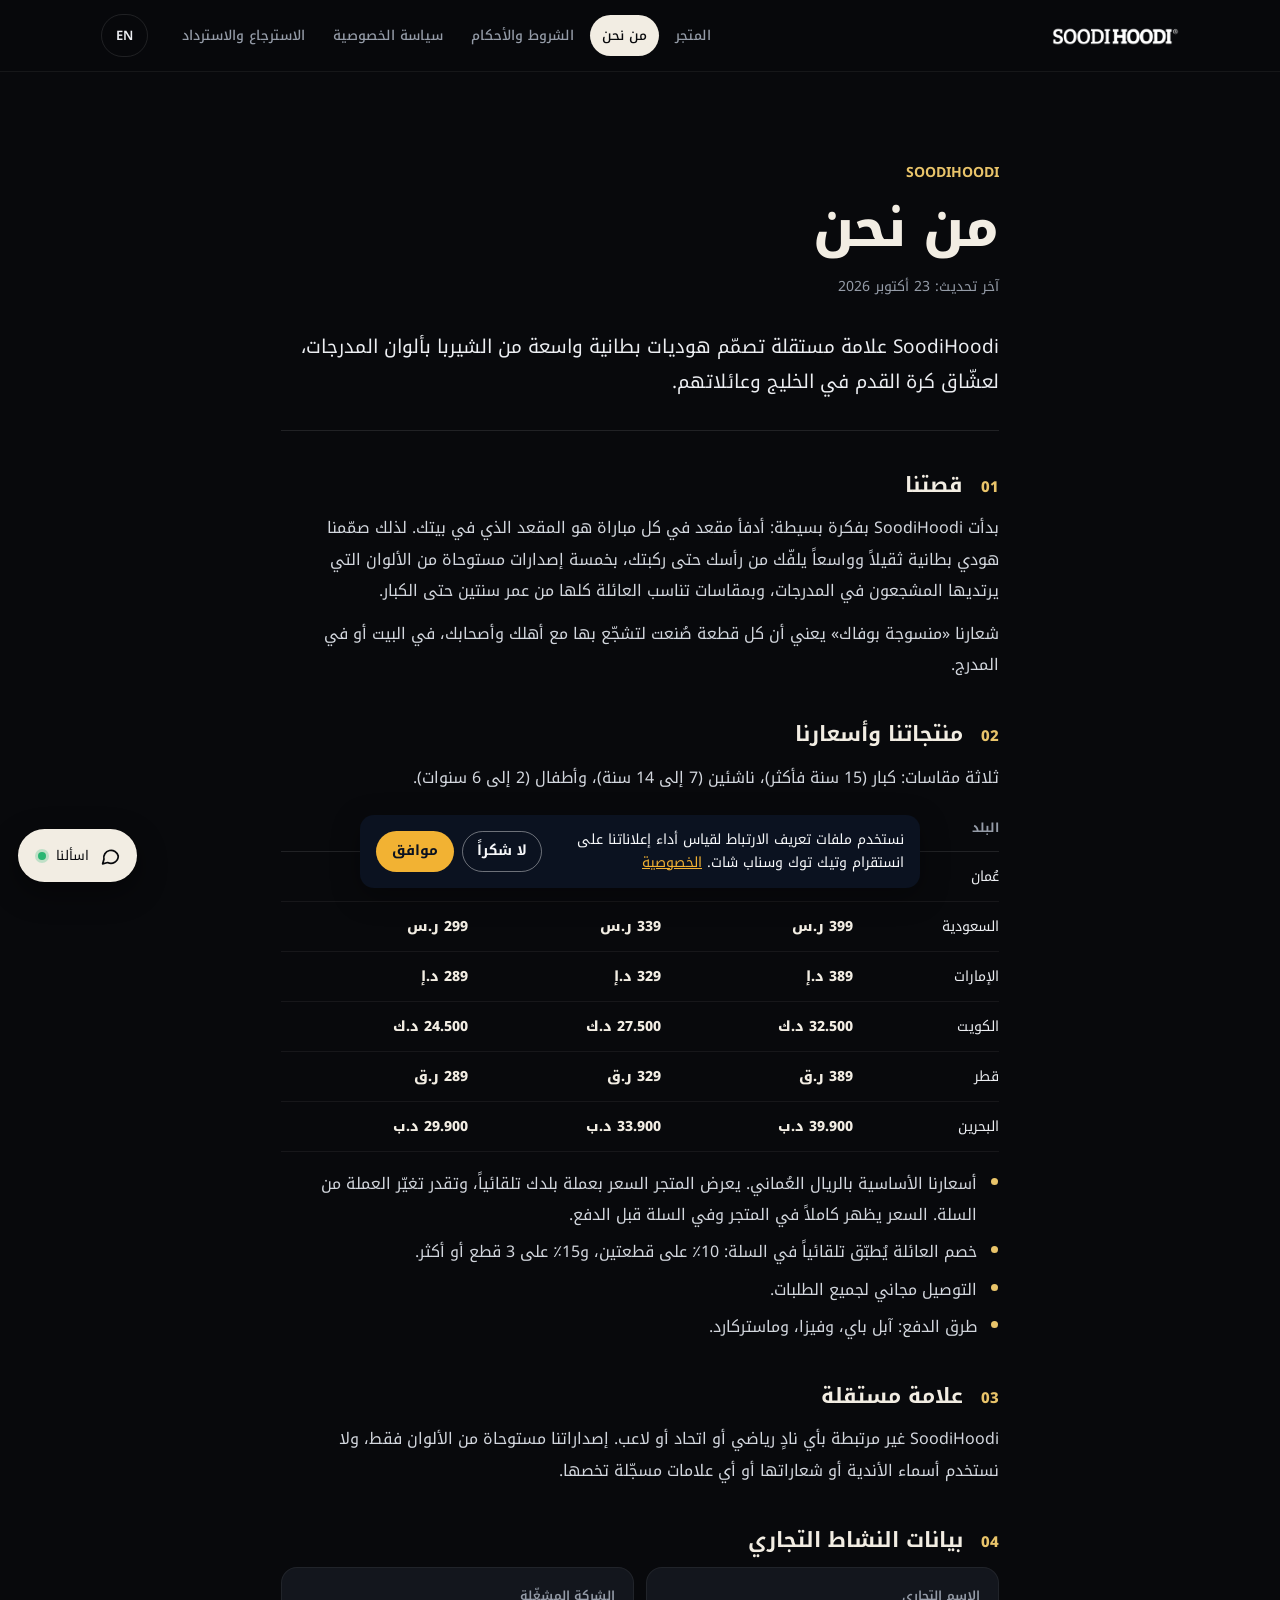
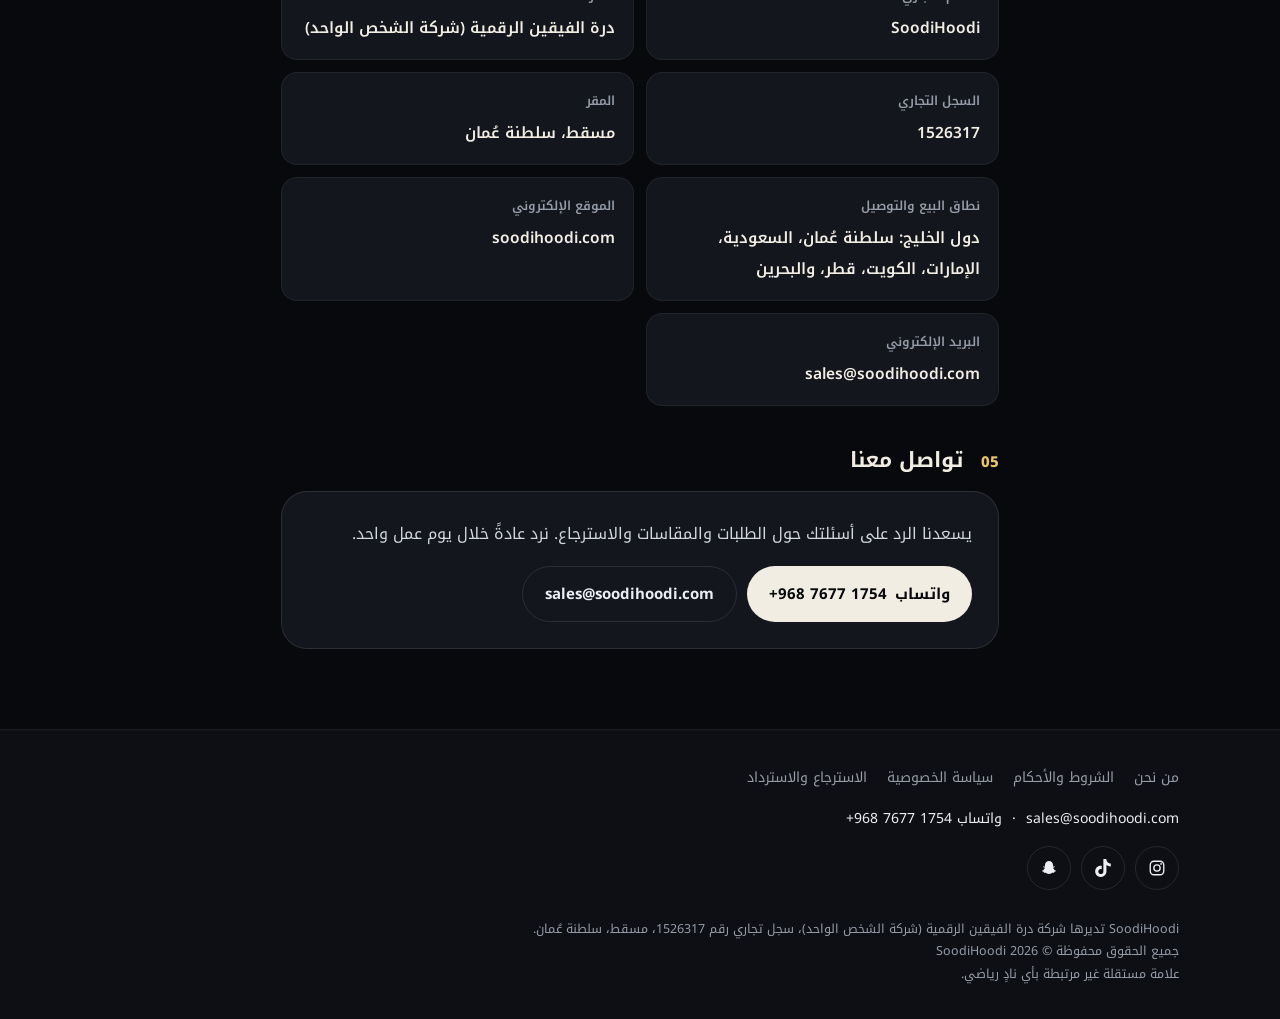
<file: about/index.html>
<!DOCTYPE html>
<html lang="ar" dir="rtl" data-lang="ar">
<head>
<meta charset="UTF-8">
<meta name="viewport" content="width=device-width, initial-scale=1, viewport-fit=cover">
<link rel="icon" href="/favicon.ico" sizes="48x48">
<link rel="icon" type="image/png" sizes="32x32" href="/img/favicon-32.png">
<link rel="apple-touch-icon" href="/img/apple-touch-icon.png">
<link rel="manifest" href="/site.webmanifest">
<title>من نحن | SoodiHoodi</title>
<meta name="description" content="SoodiHoodi is an independent brand that designs oversized sherpa blanket hoodies in the colours of the terraces, for football fans across the GCC and their families.">
<meta name="theme-color" content="#08090C">
<link rel="canonical" href="https://soodihoodi.com/about/">
<link rel="icon" href="/img/logo.png">
<script>(function(){try{if(localStorage.getItem("sh_lang")==="en"){var r=document.documentElement;r.setAttribute("data-lang","en");r.setAttribute("lang","en");r.setAttribute("dir","ltr");}}catch(e){}})();</script>
<link rel="preconnect" href="https://fonts.googleapis.com">
<link rel="preconnect" href="https://fonts.gstatic.com" crossorigin>
<link href="https://fonts.googleapis.com/css2?family=Noto+Kufi+Arabic:wght@400..800&family=Archivo:wght@400..800&display=swap" rel="stylesheet">
<link rel="stylesheet" href="/css/legal.css?v=3">
</head>
<body data-title-ar="من نحن | SoodiHoodi" data-title-en="About Us | SoodiHoodi">
<header class="lh">
  <div class="lh__in">
    <a class="lh__logo" href="/" aria-label="SoodiHoodi"><img src="/img/logo.png" alt="SoodiHoodi" width="1200" height="189"></a>
    <nav class="lh__nav" aria-label="Company">
      <a href="/"><span class="ar">المتجر</span><span class="en">Store</span></a>
      <a href="/about/" aria-current="page"><span class="ar">من نحن</span><span class="en">About Us</span></a>
      <a href="/terms/"><span class="ar">الشروط والأحكام</span><span class="en">Terms and Conditions</span></a>
      <a href="/privacy/"><span class="ar">سياسة الخصوصية</span><span class="en">Privacy Policy</span></a>
      <a href="/returns/"><span class="ar">الاسترجاع والاسترداد</span><span class="en">Returns and Refunds</span></a>
    </nav>
    <button class="lh__lang" id="langBtn" type="button" aria-label="Switch language"><span class="ar">EN</span><span class="en">ع</span></button>
  </div>
</header>

<main class="lp">
  <span class="kick">SoodiHoodi</span>
  <h1><span class="ar">من نحن</span><span class="en">About Us</span></h1>
  <p class="upd"><span class="ar">آخر تحديث: 23 أكتوبر 2026</span><span class="en">Last updated: 23 October 2026</span></p>
  <p class="lead"><span class="ar">SoodiHoodi علامة مستقلة تصمّم هوديات بطانية واسعة من الشيربا بألوان المدرجات، لعشّاق كرة القدم في الخليج وعائلاتهم.</span><span class="en">SoodiHoodi is an independent brand that designs oversized sherpa blanket hoodies in the colours of the terraces, for football fans across the GCC and their families.</span></p>
  <article class="doc ar" lang="ar" dir="rtl">
<h2><span class="n">01</span>قصتنا</h2>
<p>بدأت SoodiHoodi بفكرة بسيطة: أدفأ مقعد في كل مباراة هو المقعد الذي في بيتك. لذلك صمّمنا هودي بطانية ثقيلاً وواسعاً يلفّك من رأسك حتى ركبتك، بخمسة إصدارات مستوحاة من الألوان التي يرتديها المشجعون في المدرجات، وبمقاسات تناسب العائلة كلها من عمر سنتين حتى الكبار.</p><p>شعارنا «منسوجة بوفاك» يعني أن كل قطعة صُنعت لتشجّع بها مع أهلك وأصحابك، في البيت أو في المدرج.</p>
<h2><span class="n">02</span>منتجاتنا وأسعارنا</h2>
<p>ثلاثة مقاسات: كبار (15 سنة فأكثر)، ناشئين (7 إلى 14 سنة)، وأطفال (2 إلى 6 سنوات).</p><table class="tbl tbl--cur"><thead><tr><th>البلد</th><th>كبار</th><th>ناشئين</th><th>أطفال</th></tr></thead><tbody>
<tr><td>عُمان</td><td class="p">40.900 ر.ع</td><td class="p">34.900 ر.ع</td><td class="p">30.900 ر.ع</td></tr>
<tr><td>السعودية</td><td class="p">399 ر.س</td><td class="p">339 ر.س</td><td class="p">299 ر.س</td></tr>
<tr><td>الإمارات</td><td class="p">389 د.إ</td><td class="p">329 د.إ</td><td class="p">289 د.إ</td></tr>
<tr><td>الكويت</td><td class="p">32.500 د.ك</td><td class="p">27.500 د.ك</td><td class="p">24.500 د.ك</td></tr>
<tr><td>قطر</td><td class="p">389 ر.ق</td><td class="p">329 ر.ق</td><td class="p">289 ر.ق</td></tr>
<tr><td>البحرين</td><td class="p">39.900 د.ب</td><td class="p">33.900 د.ب</td><td class="p">29.900 د.ب</td></tr></tbody></table><ul><li>أسعارنا الأساسية بالريال العُماني. يعرض المتجر السعر بعملة بلدك تلقائياً، وتقدر تغيّر العملة من السلة. السعر يظهر كاملاً في المتجر وفي السلة قبل الدفع.</li><li>خصم العائلة يُطبّق تلقائياً في السلة: 10٪ على قطعتين، و15٪ على 3 قطع أو أكثر.</li><li>التوصيل مجاني لجميع الطلبات.</li><li>طرق الدفع: آبل باي، وفيزا، وماستركارد.</li></ul>
<h2><span class="n">03</span>علامة مستقلة</h2>
<p>SoodiHoodi غير مرتبطة بأي نادٍ رياضي أو اتحاد أو لاعب. إصداراتنا مستوحاة من الألوان فقط، ولا نستخدم أسماء الأندية أو شعاراتها أو أي علامات مسجّلة تخصها.</p>
<h2><span class="n">04</span>بيانات النشاط التجاري</h2>
<div class="facts"><div class="fact"><b>الاسم التجاري</b><span>SoodiHoodi</span></div><div class="fact"><b>الشركة المشغّلة</b><span>درة الفيقين الرقمية (شركة الشخص الواحد)</span></div><div class="fact"><b>السجل التجاري</b><span>1526317</span></div><div class="fact"><b>المقر</b><span>مسقط، سلطنة عُمان</span></div><div class="fact"><b>نطاق البيع والتوصيل</b><span>دول الخليج: سلطنة عُمان، السعودية، الإمارات، الكويت، قطر، والبحرين</span></div><div class="fact"><b>الموقع الإلكتروني</b><span>soodihoodi.com</span></div><div class="fact"><b>البريد الإلكتروني</b><span>sales@soodihoodi.com</span></div></div>
<h2><span class="n">05</span>تواصل معنا</h2>
<div class="contact" id="contact"><p>يسعدنا الرد على أسئلتك حول الطلبات والمقاسات والاسترجاع. نرد عادةً خلال يوم عمل واحد.</p><div class="btns"><a class="btn btn--go" href="https://wa.me/96876771754">واتساب <span dir="ltr">+968 7677 1754</span></a><a class="btn btn--ghost" href="mailto:sales@soodihoodi.com">sales@soodihoodi.com</a></div></div>
  </article>
  <article class="doc en" lang="en" dir="ltr">
<h2><span class="n">01</span>Our story</h2>
<p>SoodiHoodi started with a simple idea: the warmest seat for every match is the one in your own home. So we designed a heavy, oversized blanket hoodie that wraps you from head to knee, in five editions inspired by the colours fans wear in the stands, and in sizes for the whole family from age 2 to adult.</p><p>Our tagline, <em>Woven with your loyalty</em>, means every piece is made for cheering with your family and friends, at home or in the stands.</p>
<h2><span class="n">02</span>Our products and prices</h2>
<p>Three sizes: Adults (15 and over), Juniors (7 to 14) and Kids (2 to 6).</p><table class="tbl tbl--cur"><thead><tr><th>Country</th><th>Adults</th><th>Juniors</th><th>Kids</th></tr></thead><tbody>
<tr><td>Oman</td><td class="p">OMR 40.900</td><td class="p">OMR 34.900</td><td class="p">OMR 30.900</td></tr>
<tr><td>Saudi Arabia</td><td class="p">SAR 399</td><td class="p">SAR 339</td><td class="p">SAR 299</td></tr>
<tr><td>UAE</td><td class="p">AED 389</td><td class="p">AED 329</td><td class="p">AED 289</td></tr>
<tr><td>Kuwait</td><td class="p">KWD 32.500</td><td class="p">KWD 27.500</td><td class="p">KWD 24.500</td></tr>
<tr><td>Qatar</td><td class="p">QAR 389</td><td class="p">QAR 329</td><td class="p">QAR 289</td></tr>
<tr><td>Bahrain</td><td class="p">BHD 39.900</td><td class="p">BHD 33.900</td><td class="p">BHD 29.900</td></tr></tbody></table><ul><li>Our base prices are in Omani Rials. The store shows prices in your country's currency automatically, and you can change the currency in the cart. The full price is shown in the store and in the cart before you pay.</li><li>The family discount is applied automatically in the cart: 10% on 2 pieces and 15% on 3 or more.</li><li>Delivery is free on every order.</li><li>Payment methods: Apple Pay, Visa and Mastercard.</li></ul>
<h2><span class="n">03</span>An independent brand</h2>
<p>SoodiHoodi is not affiliated with any football club, federation or player. Our editions are inspired by colours only, and we do not use club names, crests or any registered club marks.</p>
<h2><span class="n">04</span>Business information</h2>
<div class="facts"><div class="fact"><b>Trading name</b><span>SoodiHoodi</span></div><div class="fact"><b>Operated by</b><span>Durrat Al-Faiqin Digital SPC</span></div><div class="fact"><b>Commercial registration</b><span>1526317</span></div><div class="fact"><b>Based in</b><span>Muscat, Sultanate of Oman</span></div><div class="fact"><b>Sales and delivery</b><span>The GCC: Oman, Saudi Arabia, the UAE, Kuwait, Qatar and Bahrain</span></div><div class="fact"><b>Website</b><span>soodihoodi.com</span></div><div class="fact"><b>Email</b><span>sales@soodihoodi.com</span></div></div>
<h2><span class="n">05</span>Contact us</h2>
<div class="contact" id="contact-en"><p>We are happy to help with orders, sizes and returns. We usually reply within one working day.</p><div class="btns"><a class="btn btn--go" href="https://wa.me/96876771754">WhatsApp +968 7677 1754</a><a class="btn btn--ghost" href="mailto:sales@soodihoodi.com">sales@soodihoodi.com</a></div></div>
  </article>
</main>

<footer class="lf">
  <div class="lf__in">
    <div>
      <div class="lf__links"><a href="/about/"><span class="ar">من نحن</span><span class="en">About Us</span></a><a href="/terms/"><span class="ar">الشروط والأحكام</span><span class="en">Terms and Conditions</span></a><a href="/privacy/"><span class="ar">سياسة الخصوصية</span><span class="en">Privacy Policy</span></a><a href="/returns/"><span class="ar">الاسترجاع والاسترداد</span><span class="en">Returns and Refunds</span></a></div>
      <p class="lf__c"><a href="mailto:sales@soodihoodi.com">sales@soodihoodi.com</a> &nbsp;·&nbsp; <span class="ar">واتساب</span><span class="en">WhatsApp</span> <a href="https://wa.me/96876771754" dir="ltr">+968 7677 1754</a></p>
      <div class="socials">
        <a href="https://www.instagram.com/soodihoodi/" target="_blank" rel="noopener" aria-label="Instagram"><svg viewBox="0 0 24 24" aria-hidden="true"><rect x="3" y="3" width="18" height="18" rx="5" fill="none" stroke="currentColor" stroke-width="1.8"/><circle cx="12" cy="12" r="4.2" fill="none" stroke="currentColor" stroke-width="1.8"/><circle cx="17.4" cy="6.6" r="1.2" fill="currentColor"/></svg></a>
        <a href="https://www.tiktok.com/@soodihoodi.official" target="_blank" rel="noopener" aria-label="TikTok"><svg viewBox="0 0 24 24" aria-hidden="true"><path fill="currentColor" d="M12.525.02c1.31-.02 2.61-.01 3.91-.02.08 1.53.63 3.09 1.75 4.17 1.12 1.11 2.7 1.62 4.24 1.79v4.03c-1.44-.05-2.89-.35-4.2-.97-.57-.26-1.1-.59-1.62-.93-.01 2.92.01 5.84-.02 8.75-.08 1.4-.54 2.79-1.35 3.94-1.31 1.92-3.58 3.17-5.91 3.21-1.43.08-2.86-.31-4.08-1.03-2.02-1.19-3.44-3.37-3.65-5.71-.02-.5-.03-1-.01-1.49.18-1.9 1.12-3.72 2.58-4.96 1.66-1.44 3.98-2.13 6.15-1.72.02 1.48-.04 2.96-.04 4.44-.99-.32-2.15-.23-3.02.37-.63.41-1.11 1.04-1.36 1.75-.21.51-.15 1.07-.14 1.61.24 1.64 1.82 3.02 3.5 2.87 1.12-.01 2.19-.67 2.77-1.61.19-.33.4-.67.41-1.06.1-1.79.06-3.57.07-5.36.01-4.03-.01-8.05.02-12.07z"/></svg></a>
        <a href="https://www.snapchat.com/@soodihoodi" target="_blank" rel="noopener" aria-label="Snapchat"><svg viewBox="0 0 24 24" aria-hidden="true"><path fill="currentColor" d="M12 2.5c-3.1 0-5.4 2.3-5.4 5.5v2.2l-1.5-.5c-.5-.1-.9.4-.6.8.4.5 1.2.8 1.9 1-.4 1.6-1.7 3.3-3.6 4-.4.2-.4.7 0 .9.8.3 1.6.4 2 .6.2.5.2 1.1.6 1.3.5.2 1.2-.1 2.1 0 1.1.2 2 1.7 4.5 1.7s3.4-1.5 4.5-1.7c.9-.1 1.6.2 2.1 0 .4-.2.4-.8.6-1.3.4-.2 1.2-.3 2-.6.4-.2.4-.7 0-.9-1.9-.7-3.2-2.4-3.6-4 .7-.2 1.5-.5 1.9-1 .3-.4-.1-.9-.6-.8l-1.5.5V8c0-3.2-2.3-5.5-5.4-5.5z"/></svg></a>
      </div>
    </div>
    <div>
      <small><span class="ar">SoodiHoodi تديرها شركة درة الفيقين الرقمية (شركة الشخص الواحد)، سجل تجاري رقم 1526317، مسقط، سلطنة عُمان.</span><span class="en">SoodiHoodi is operated by Durrat Al-Faiqin Digital SPC, CR No. 1526317, Muscat, Sultanate of Oman.</span></small>
      <small><span class="ar">جميع الحقوق محفوظة © 2026 SoodiHoodi</span><span class="en">© 2026 SoodiHoodi. All rights reserved.</span></small>
      <small><span class="ar">علامة مستقلة غير مرتبطة بأي نادٍ رياضي.</span><span class="en">An independent brand, unaffiliated with any football club.</span></small>
    </div>
  </div>
</footer>
<script src="/js/legal.js?v=1"></script>
<script src="/js/track.js?v=1" defer></script>
<script src="/js/chat.js?v=5" defer></script>
</body>
</html>
</file>
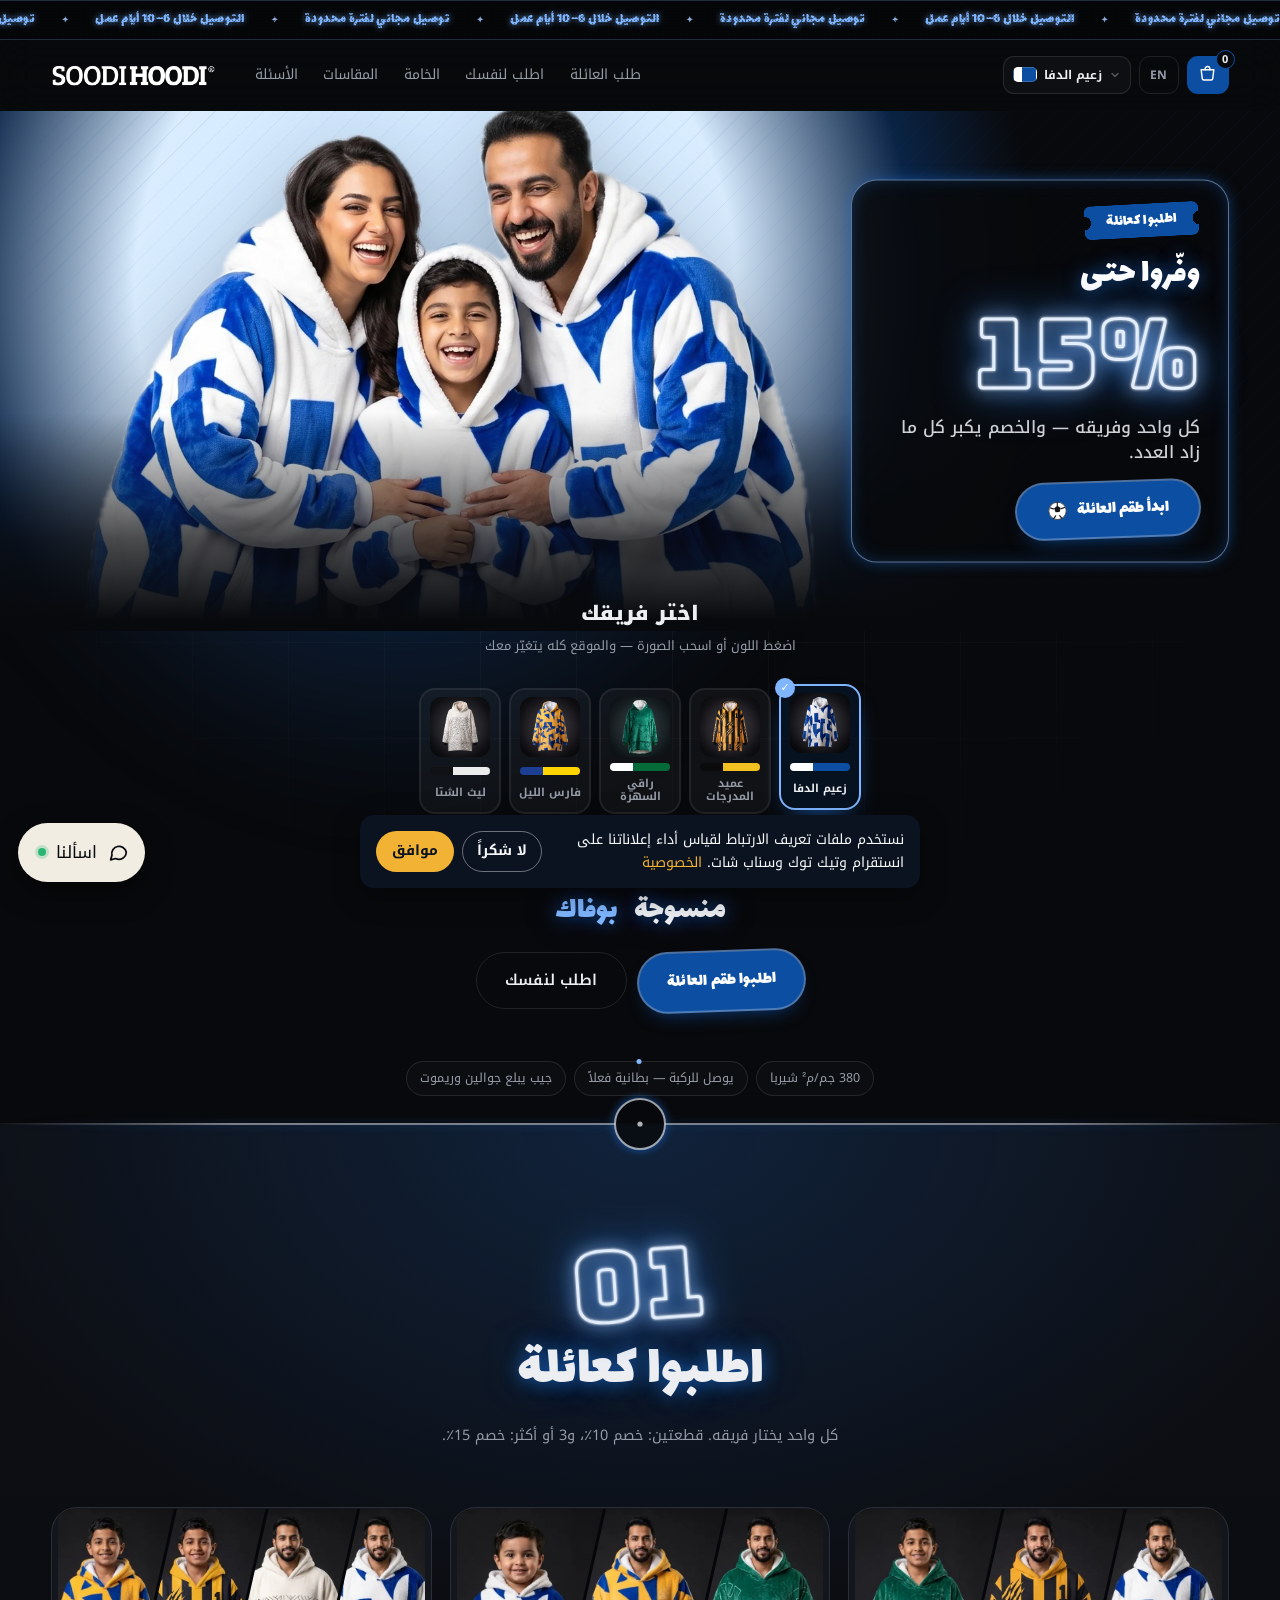
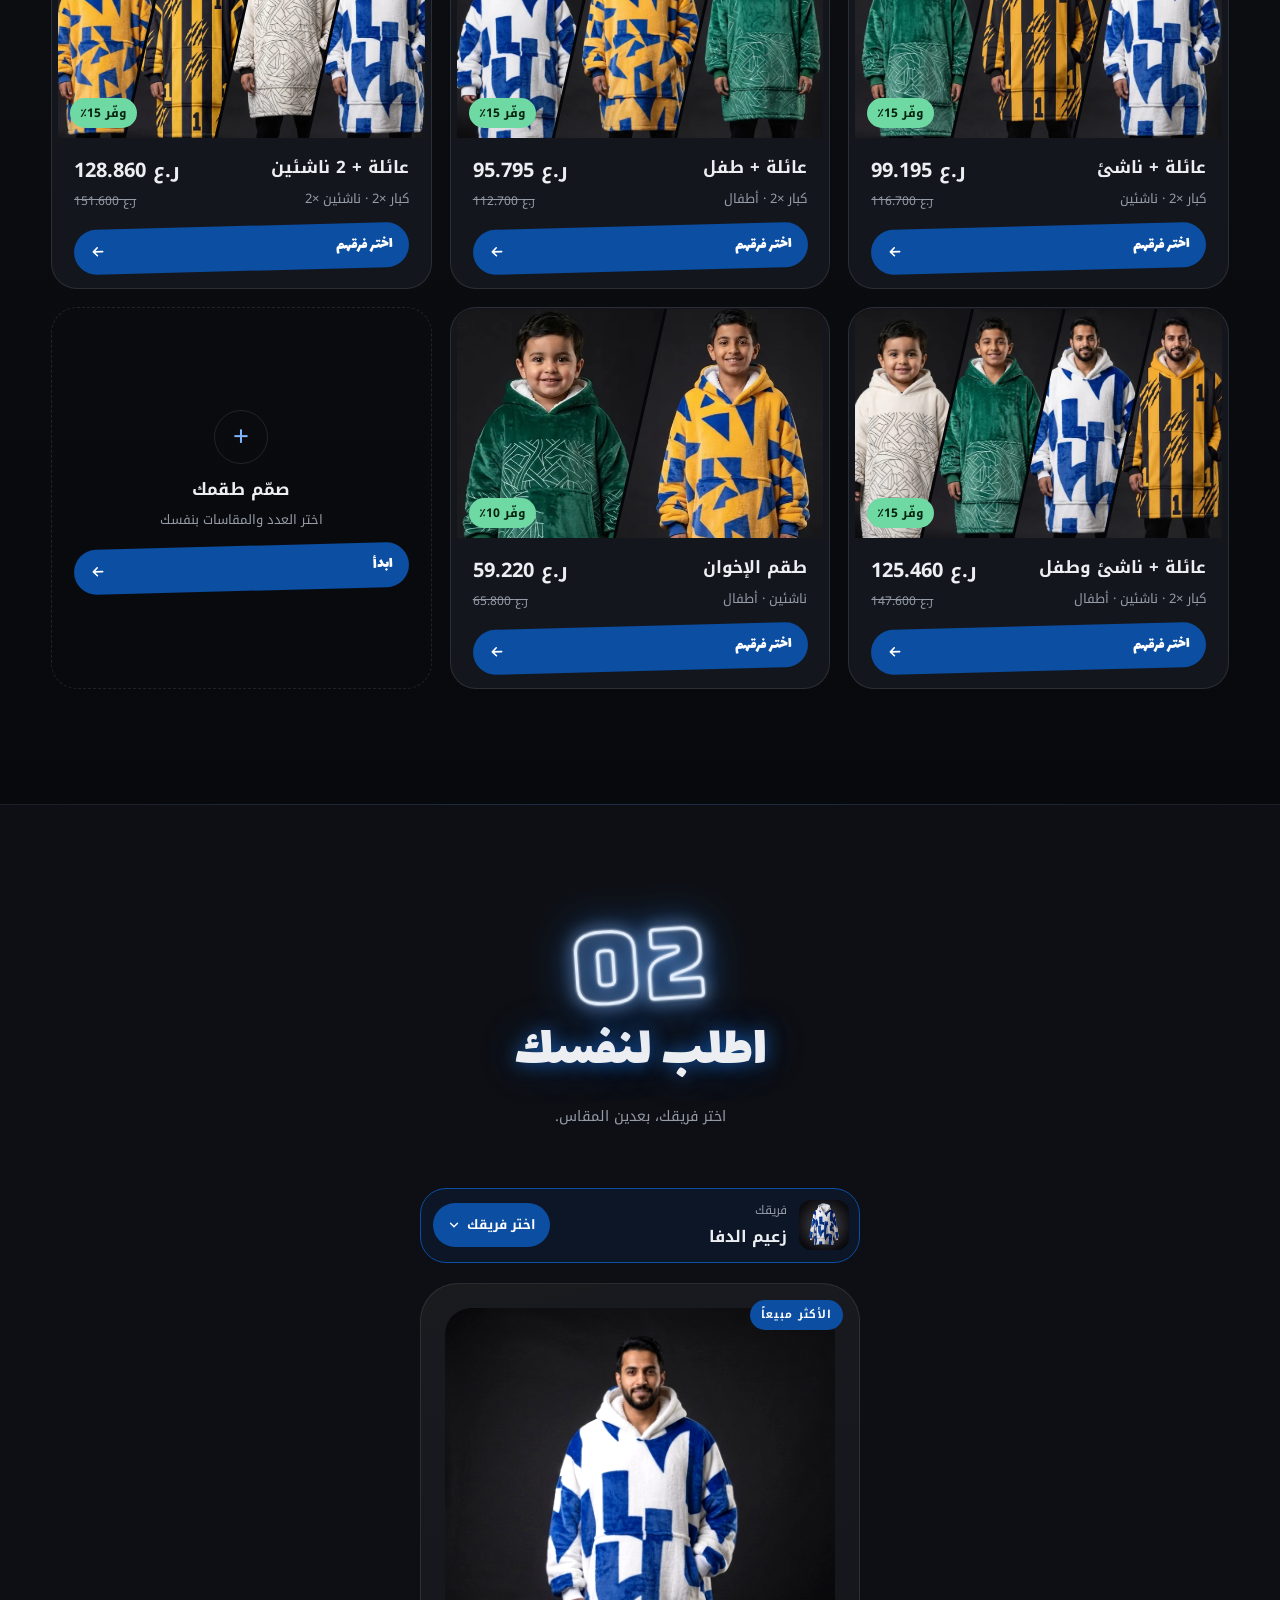
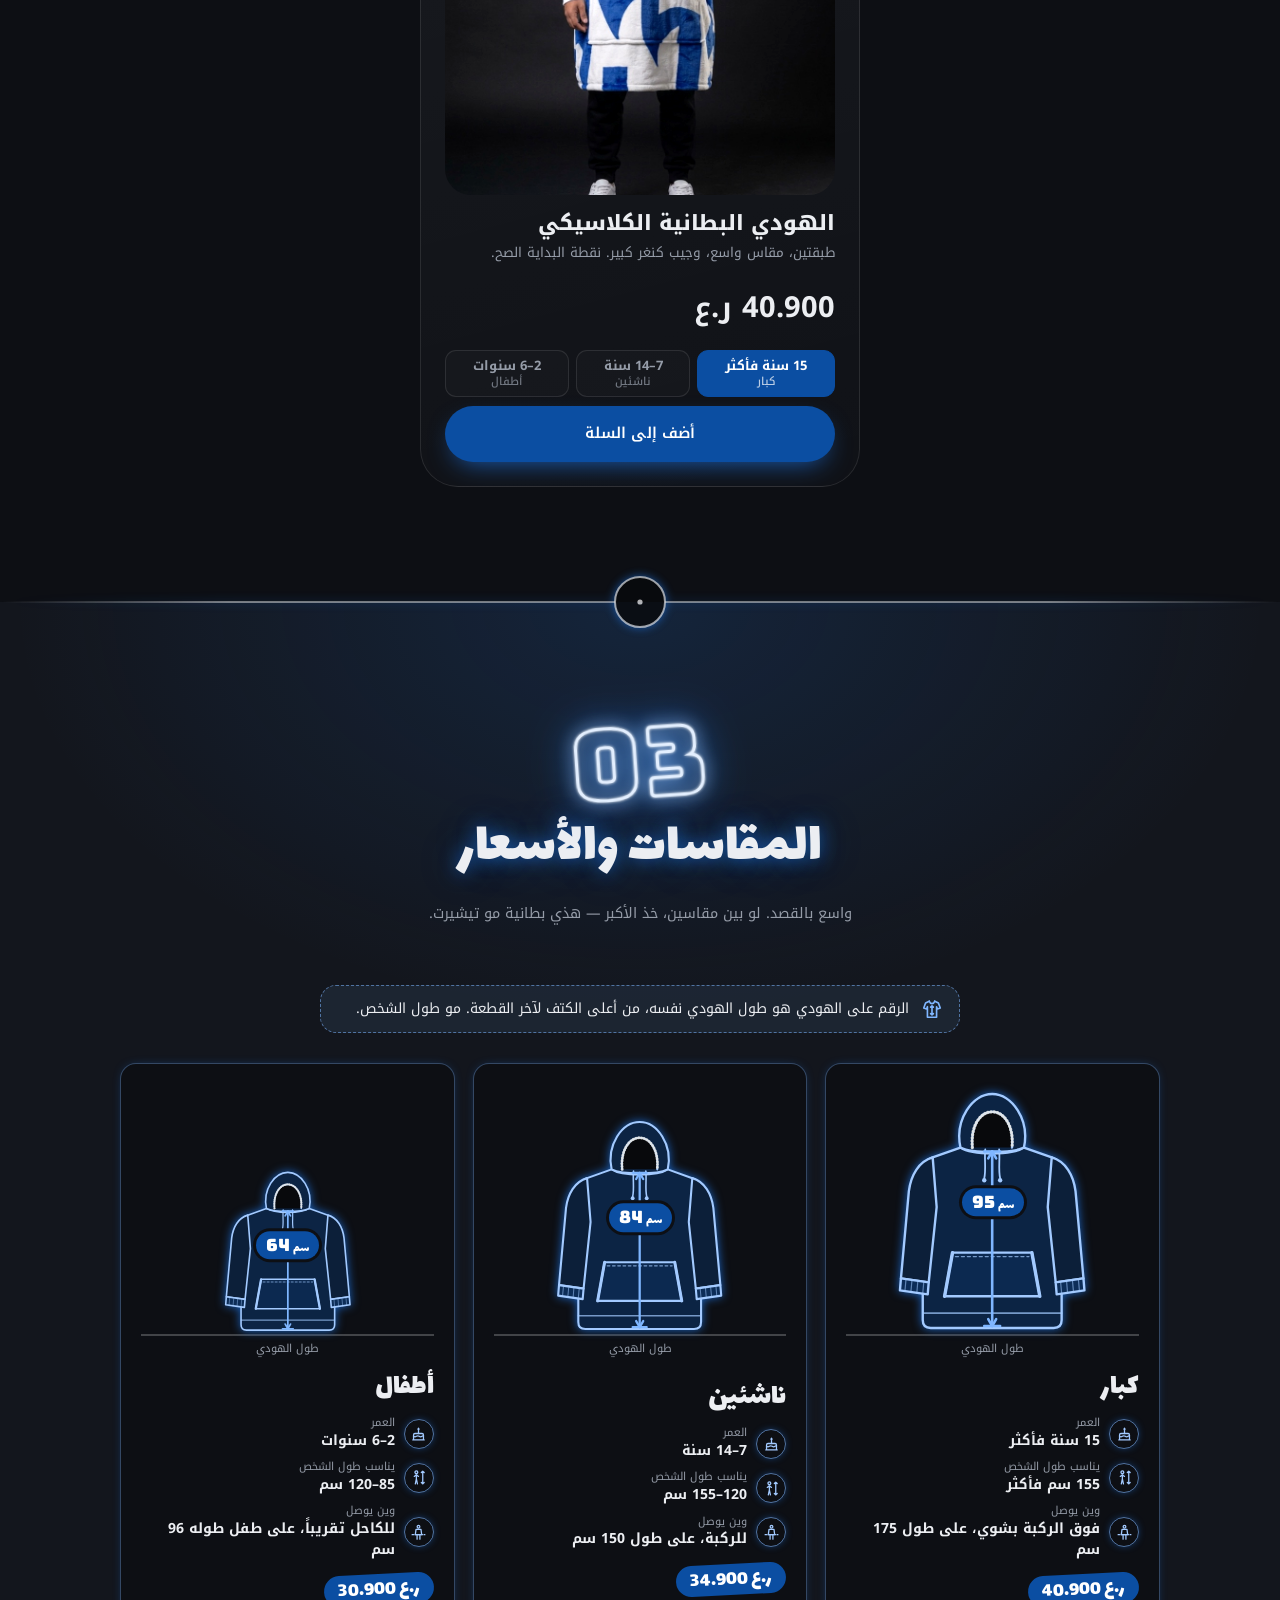
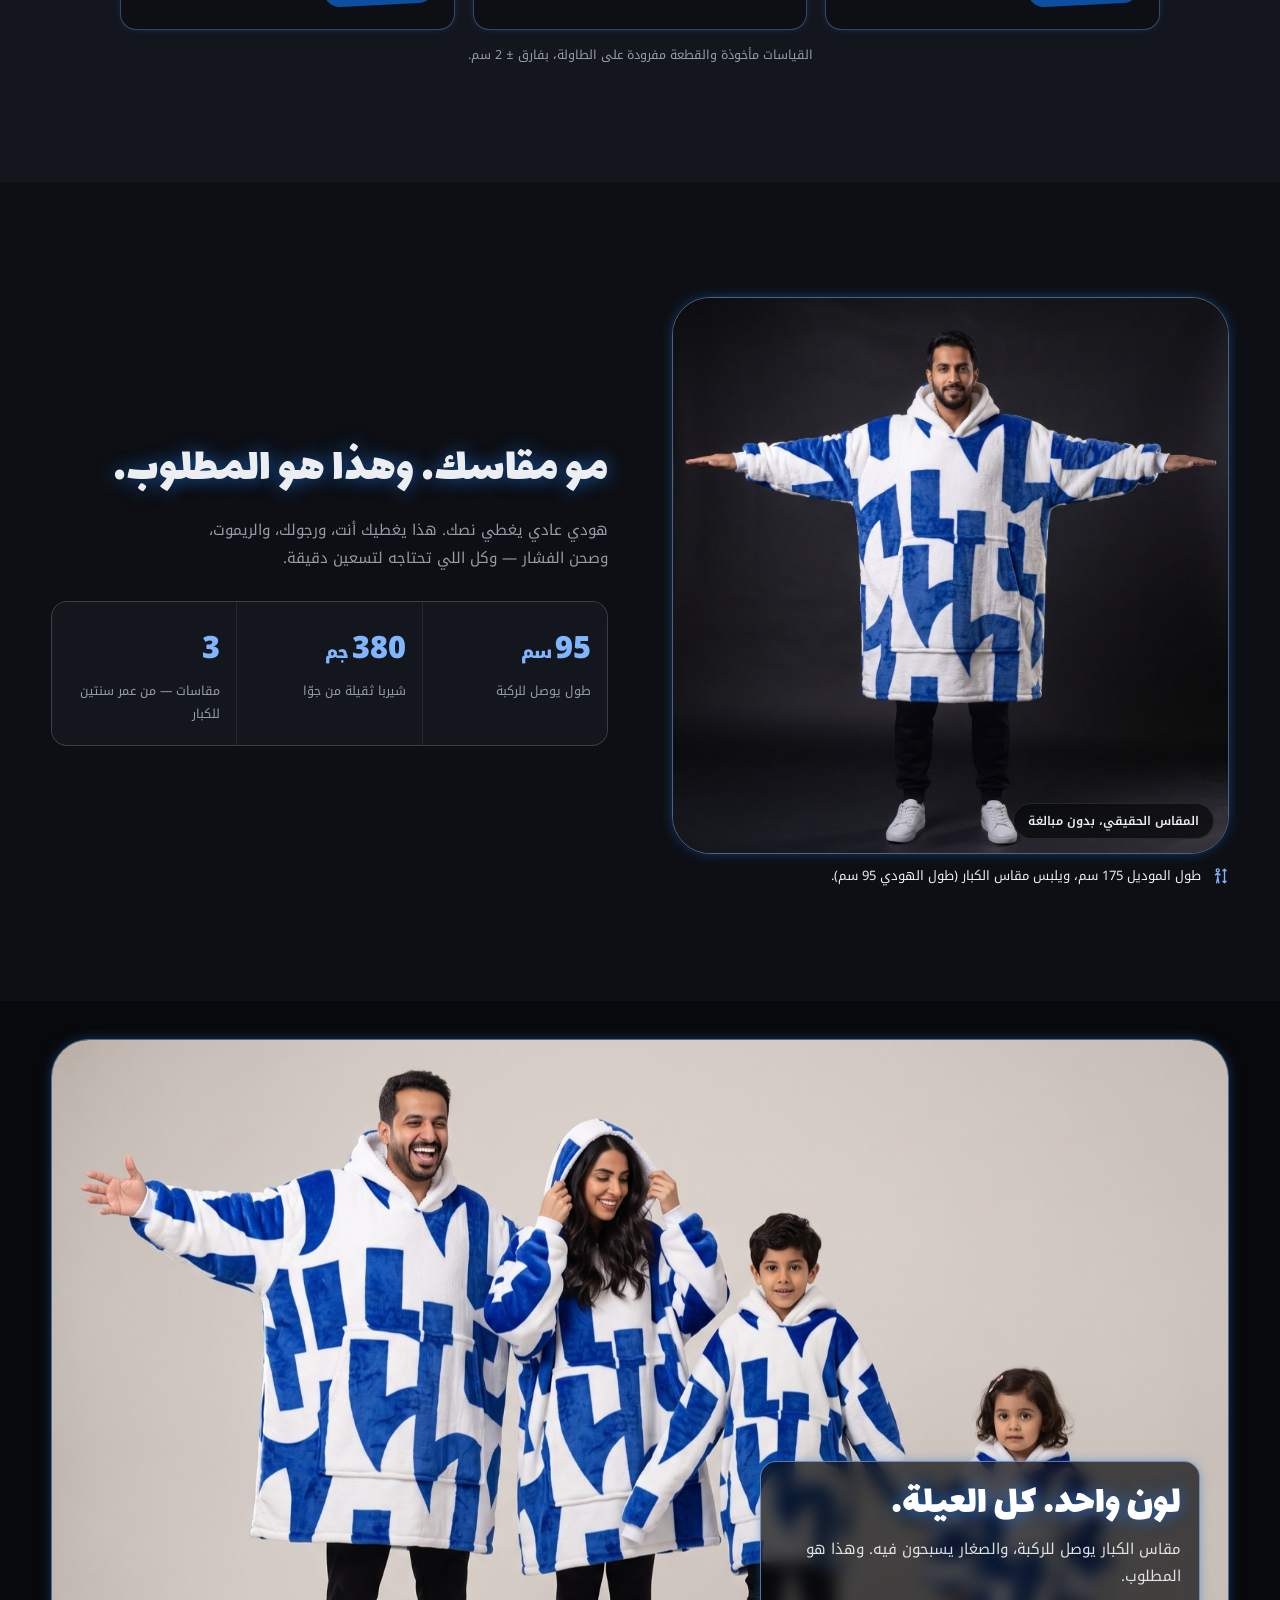
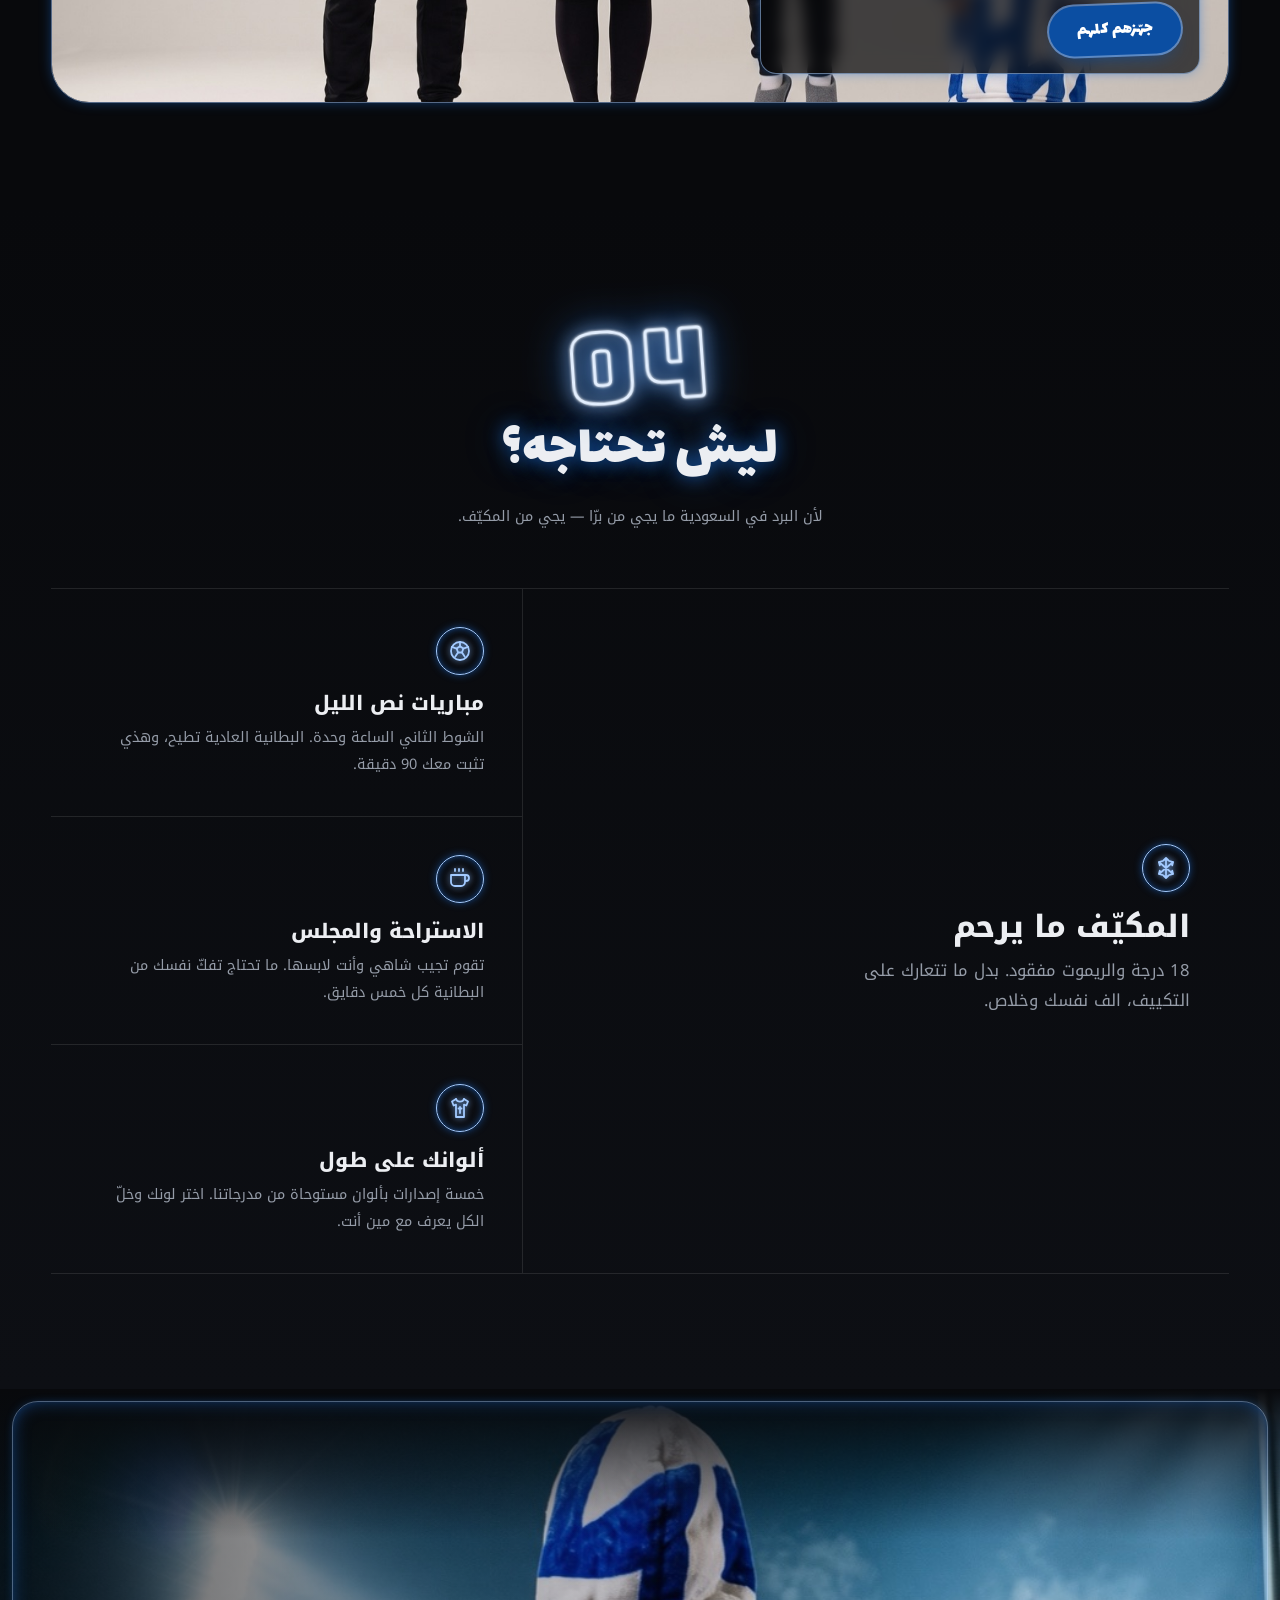
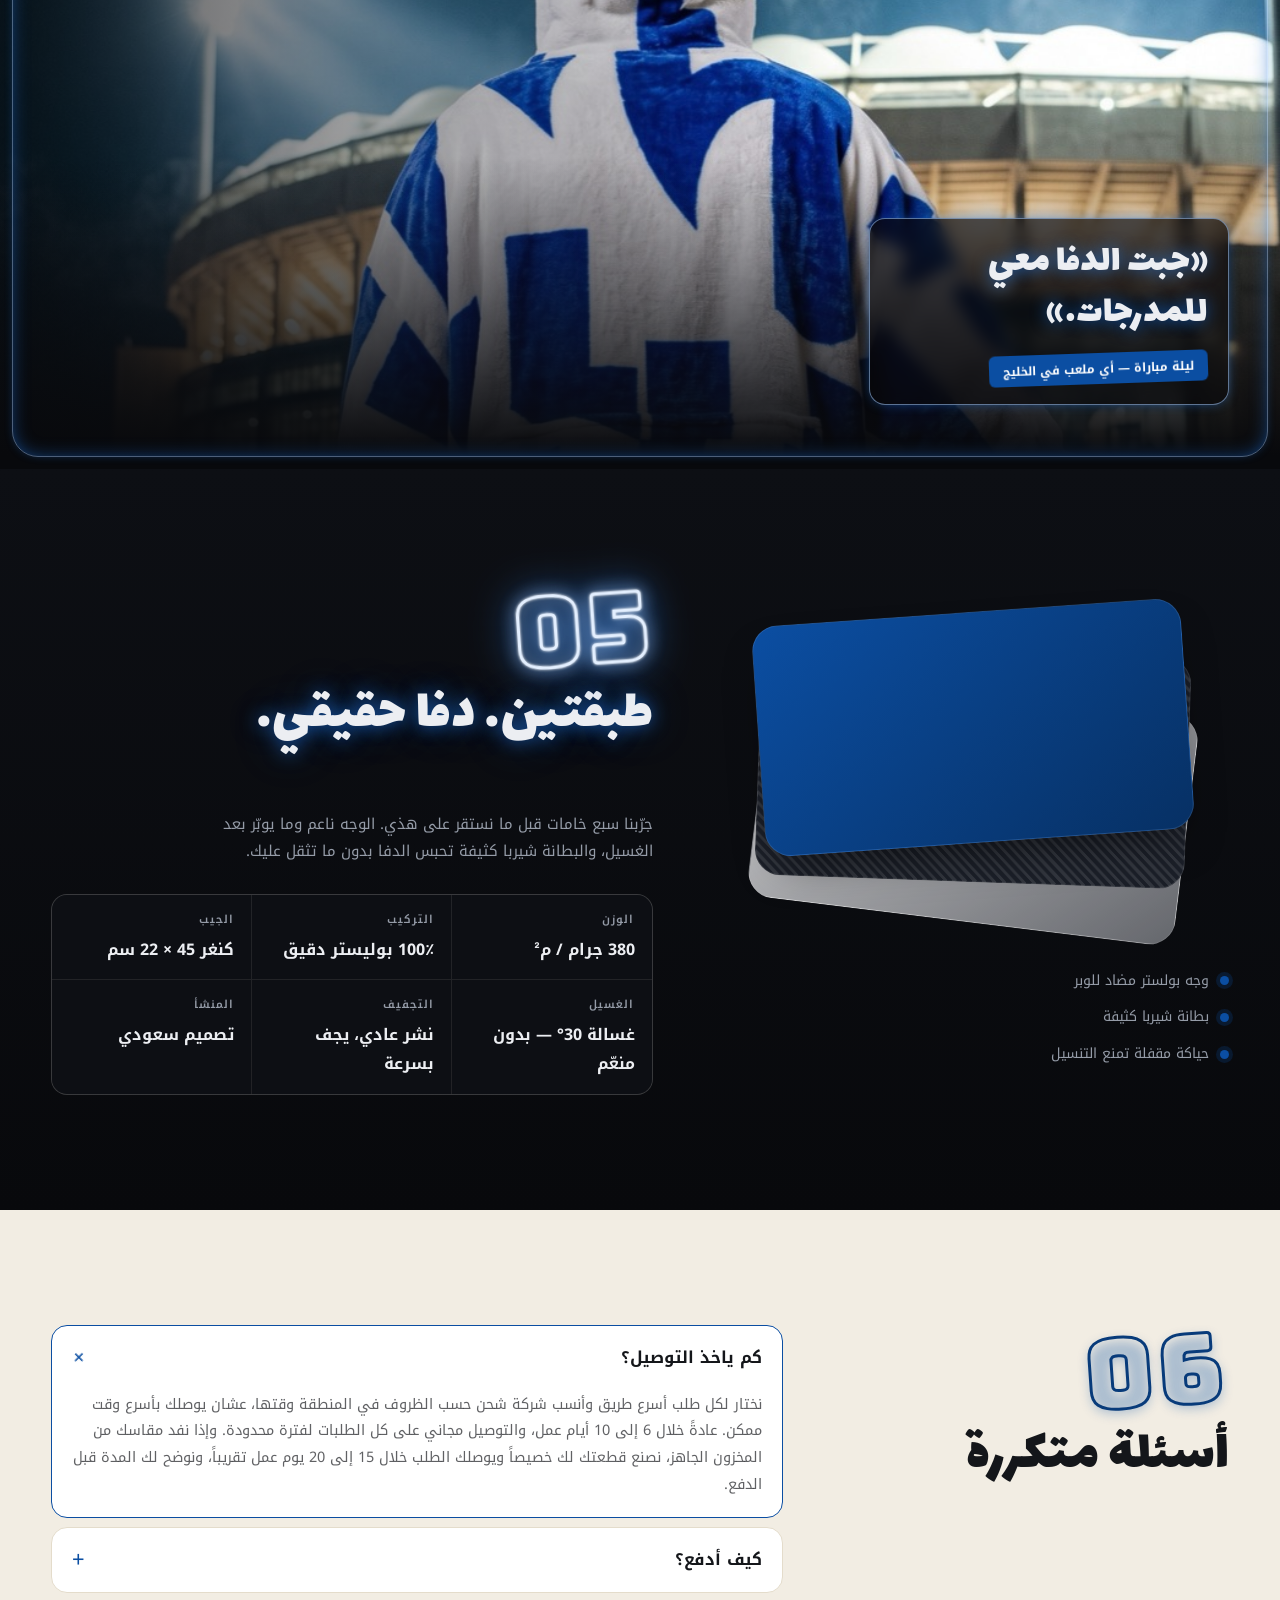
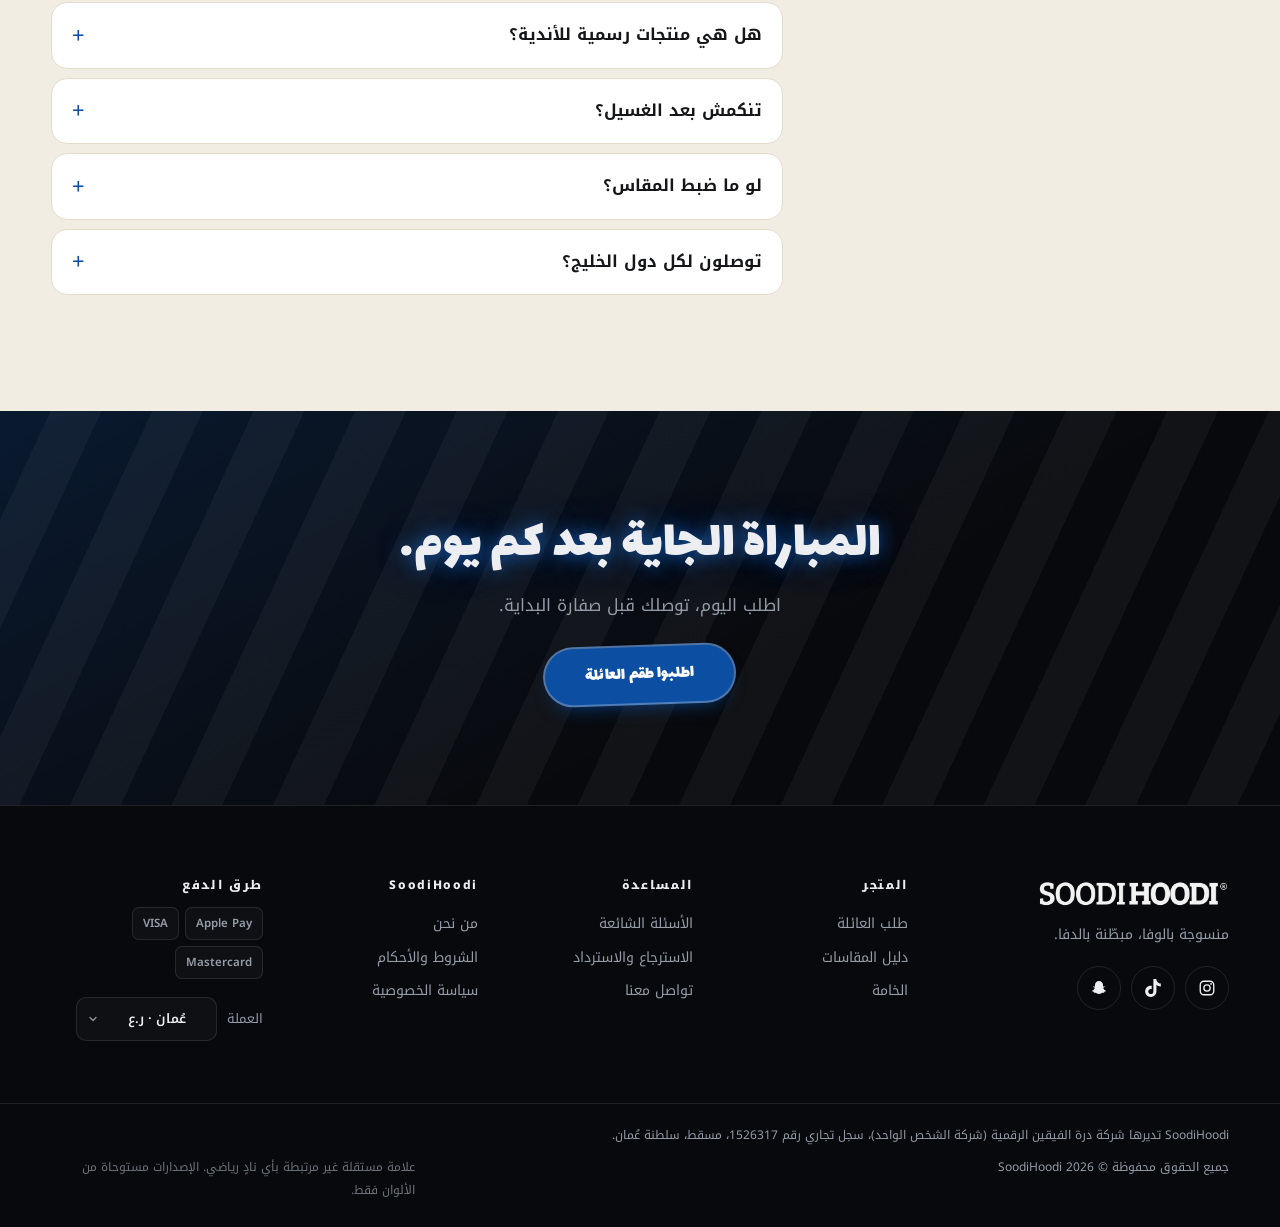
<file: c1/index.html>
<!doctype html>
<html lang="ar" dir="rtl">
<head>
<meta charset="utf-8">
<link rel="icon" href="/favicon.ico" sizes="48x48">
<link rel="icon" type="image/png" sizes="32x32" href="/img/favicon-32.png">
<link rel="apple-touch-icon" href="/img/apple-touch-icon.png">
<link rel="manifest" href="/site.webmanifest">
<meta name="robots" content="noindex">
<title>SoodiHoodi</title>
<meta http-equiv="refresh" content="0; url=/?utm_source=bag_card&amp;utm_medium=print&amp;utm_campaign=card_c1#bundle">
<link rel="canonical" href="https://soodihoodi.com/">
<script>location.replace('/?utm_source=bag_card&utm_medium=print&utm_campaign=card_c1#bundle');</script>
</head>
<body><a href="/?utm_source=bag_card&amp;utm_medium=print&amp;utm_campaign=card_c1#bundle">soodihoodi.com</a></body>
</html>
</file>
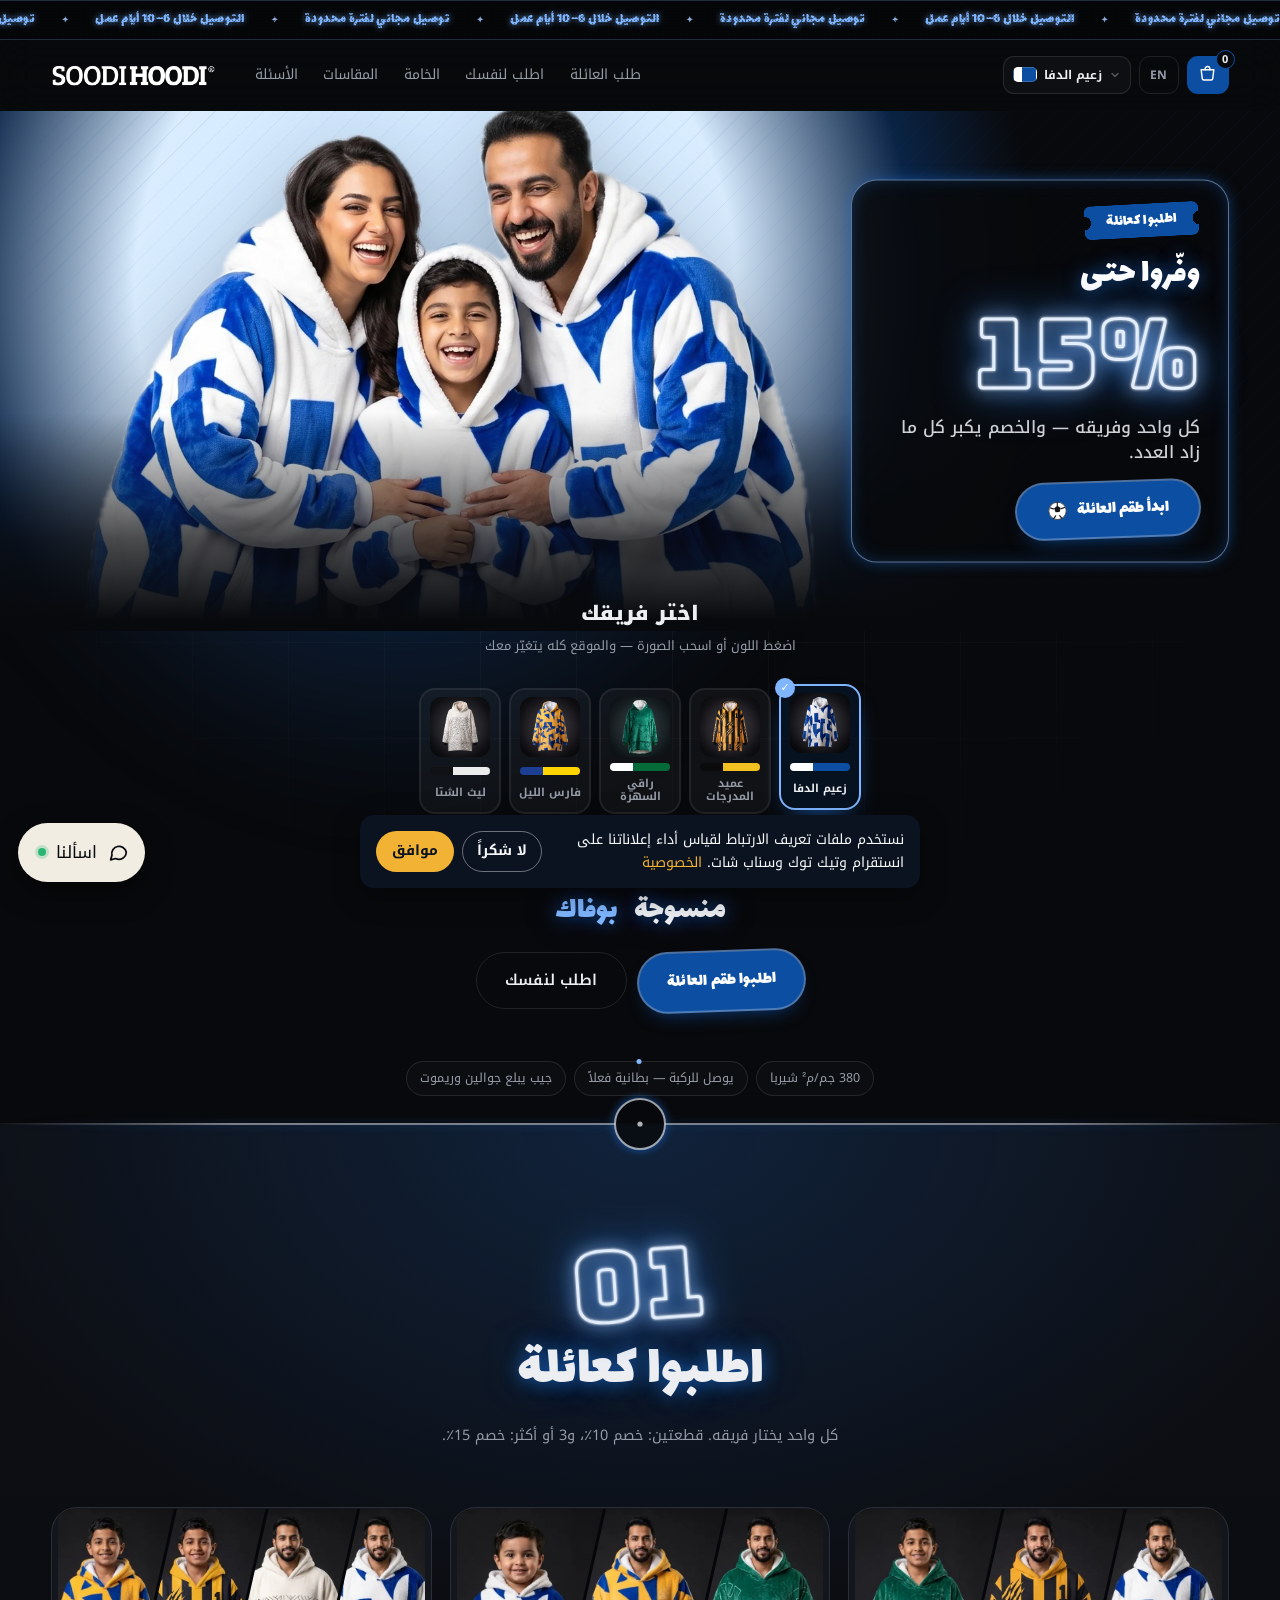
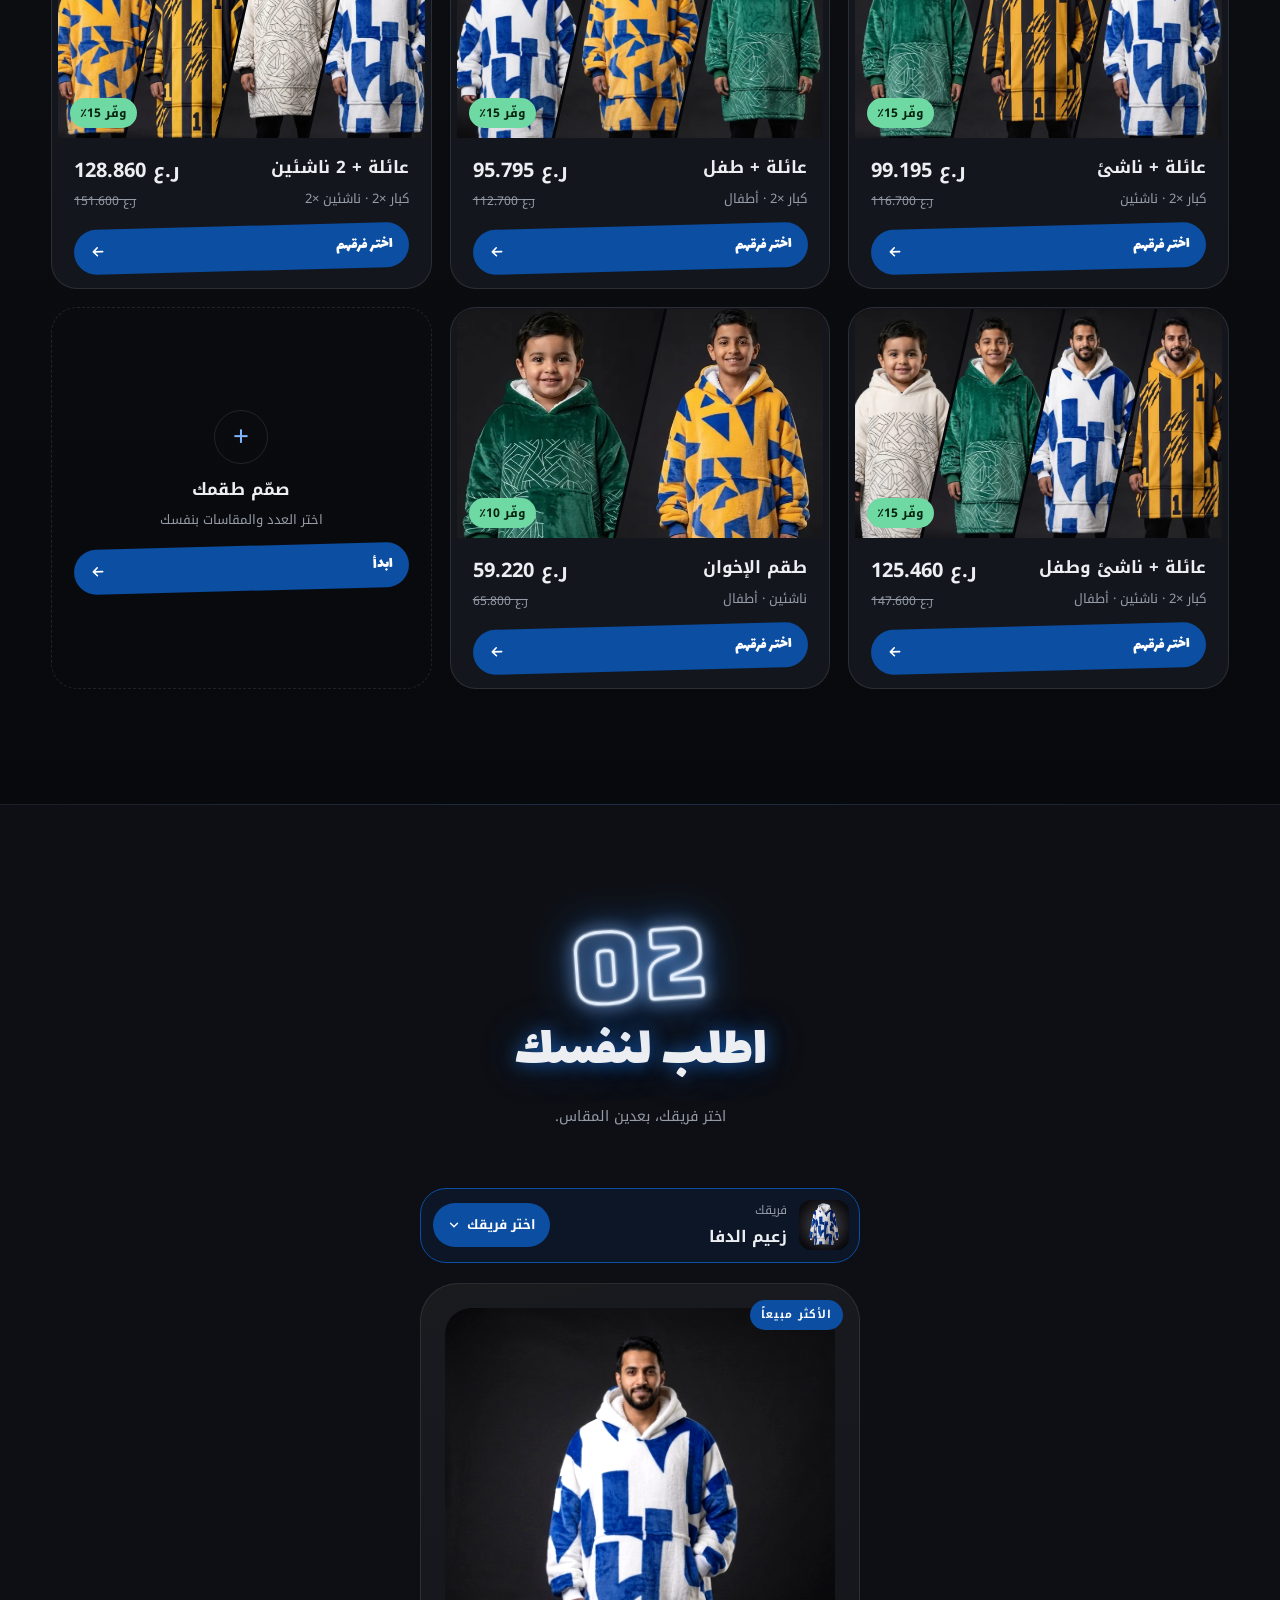
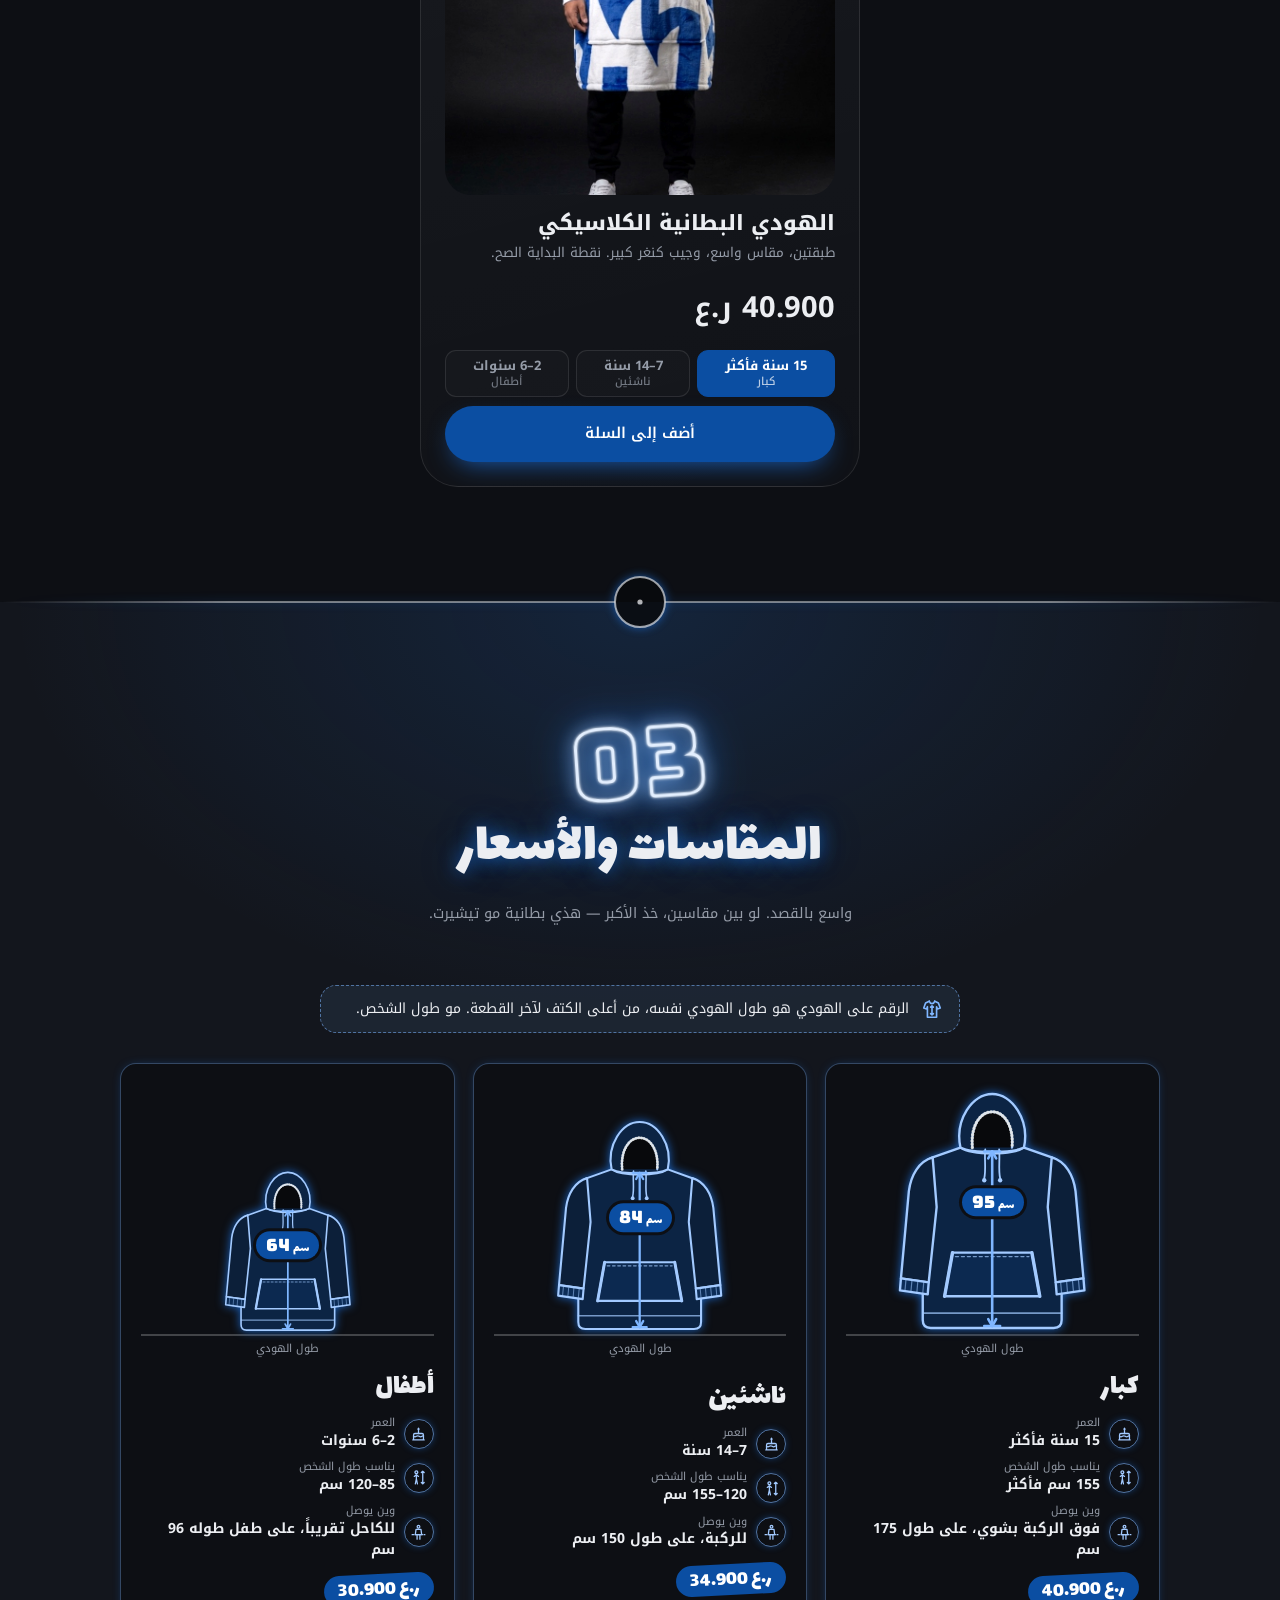
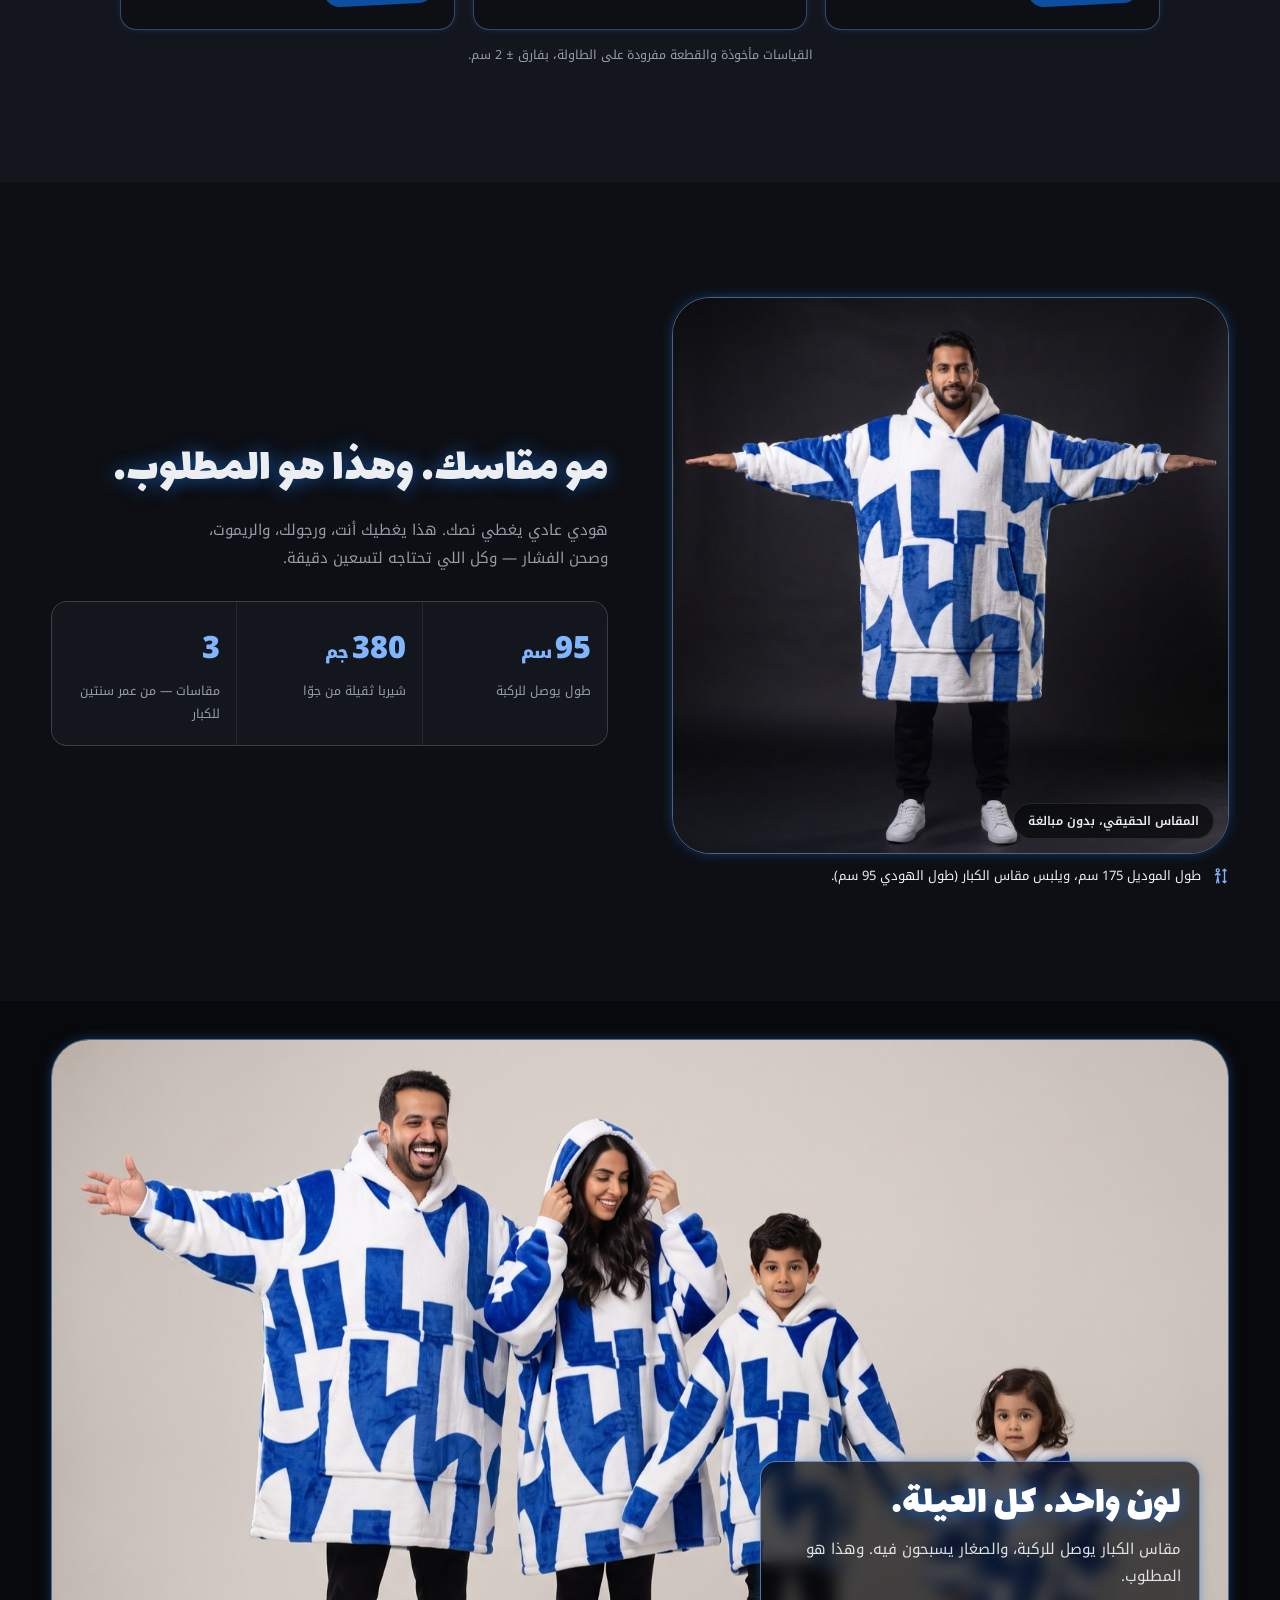
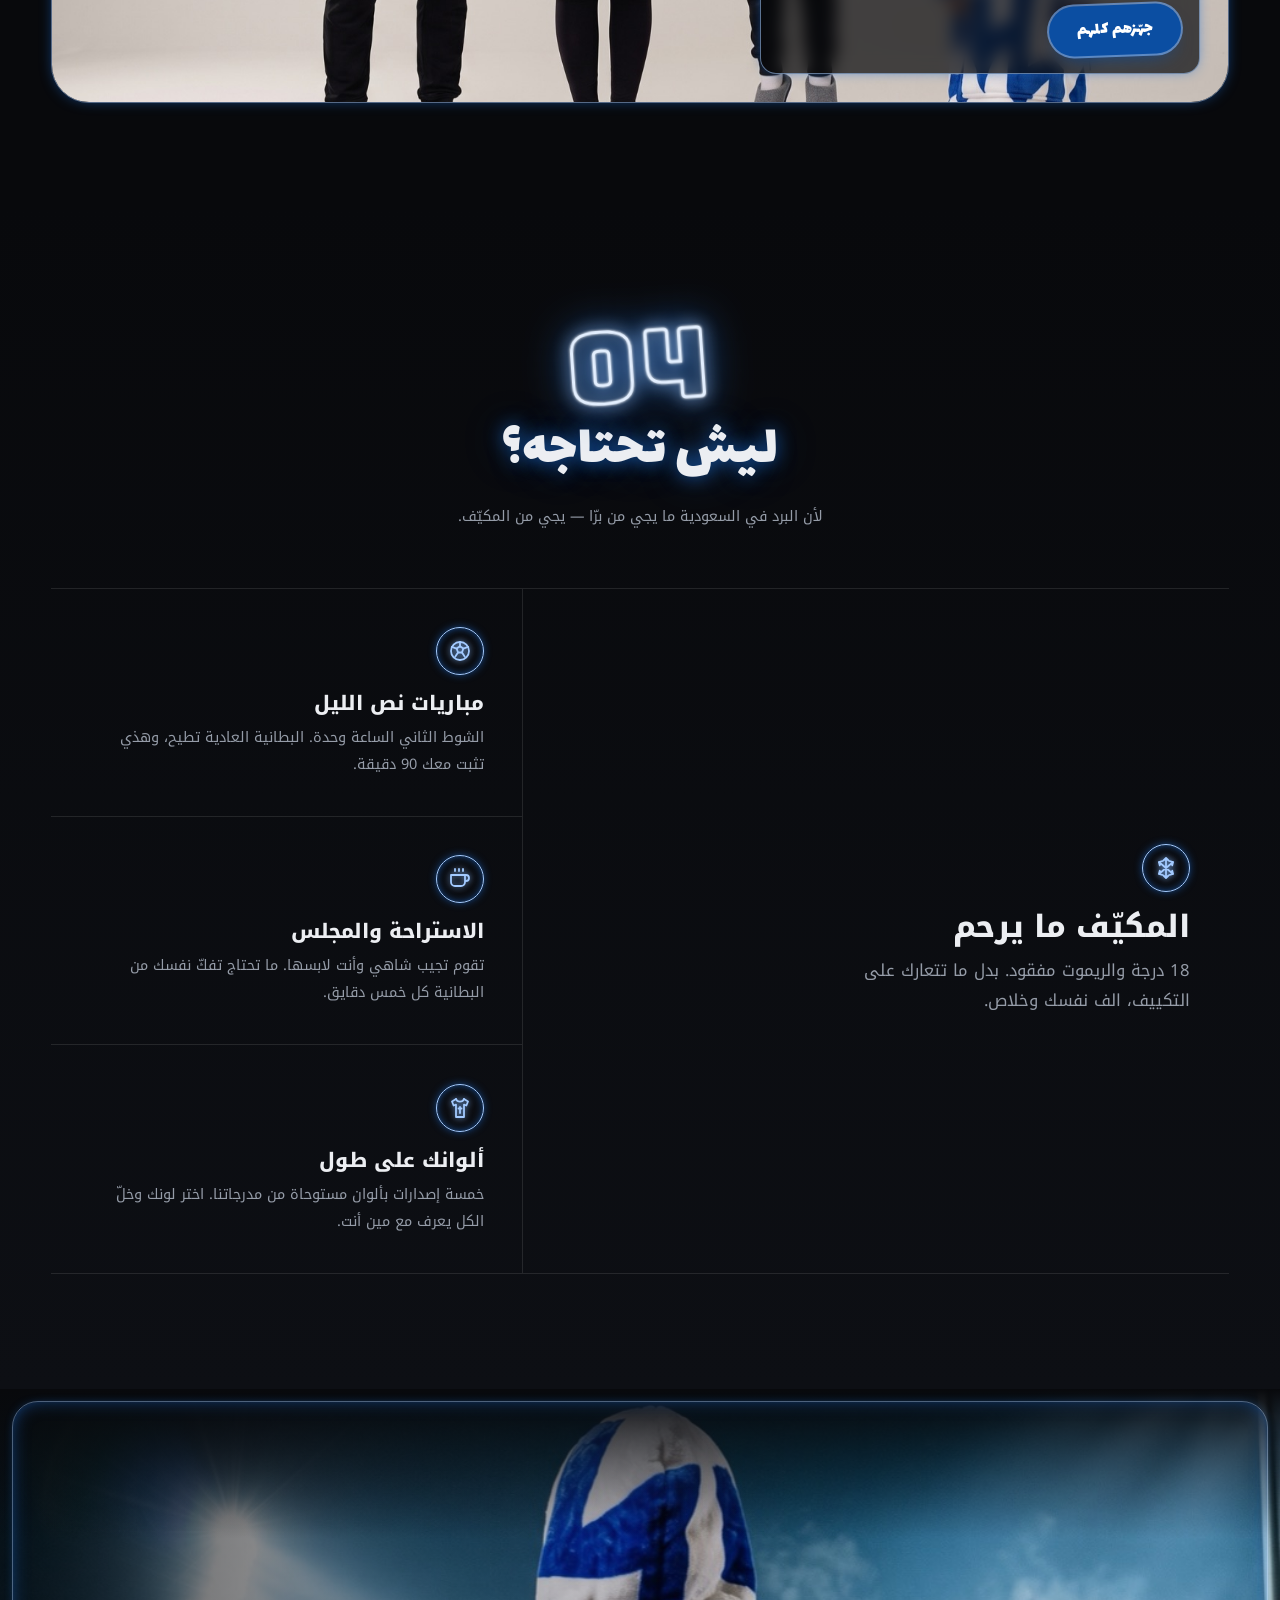
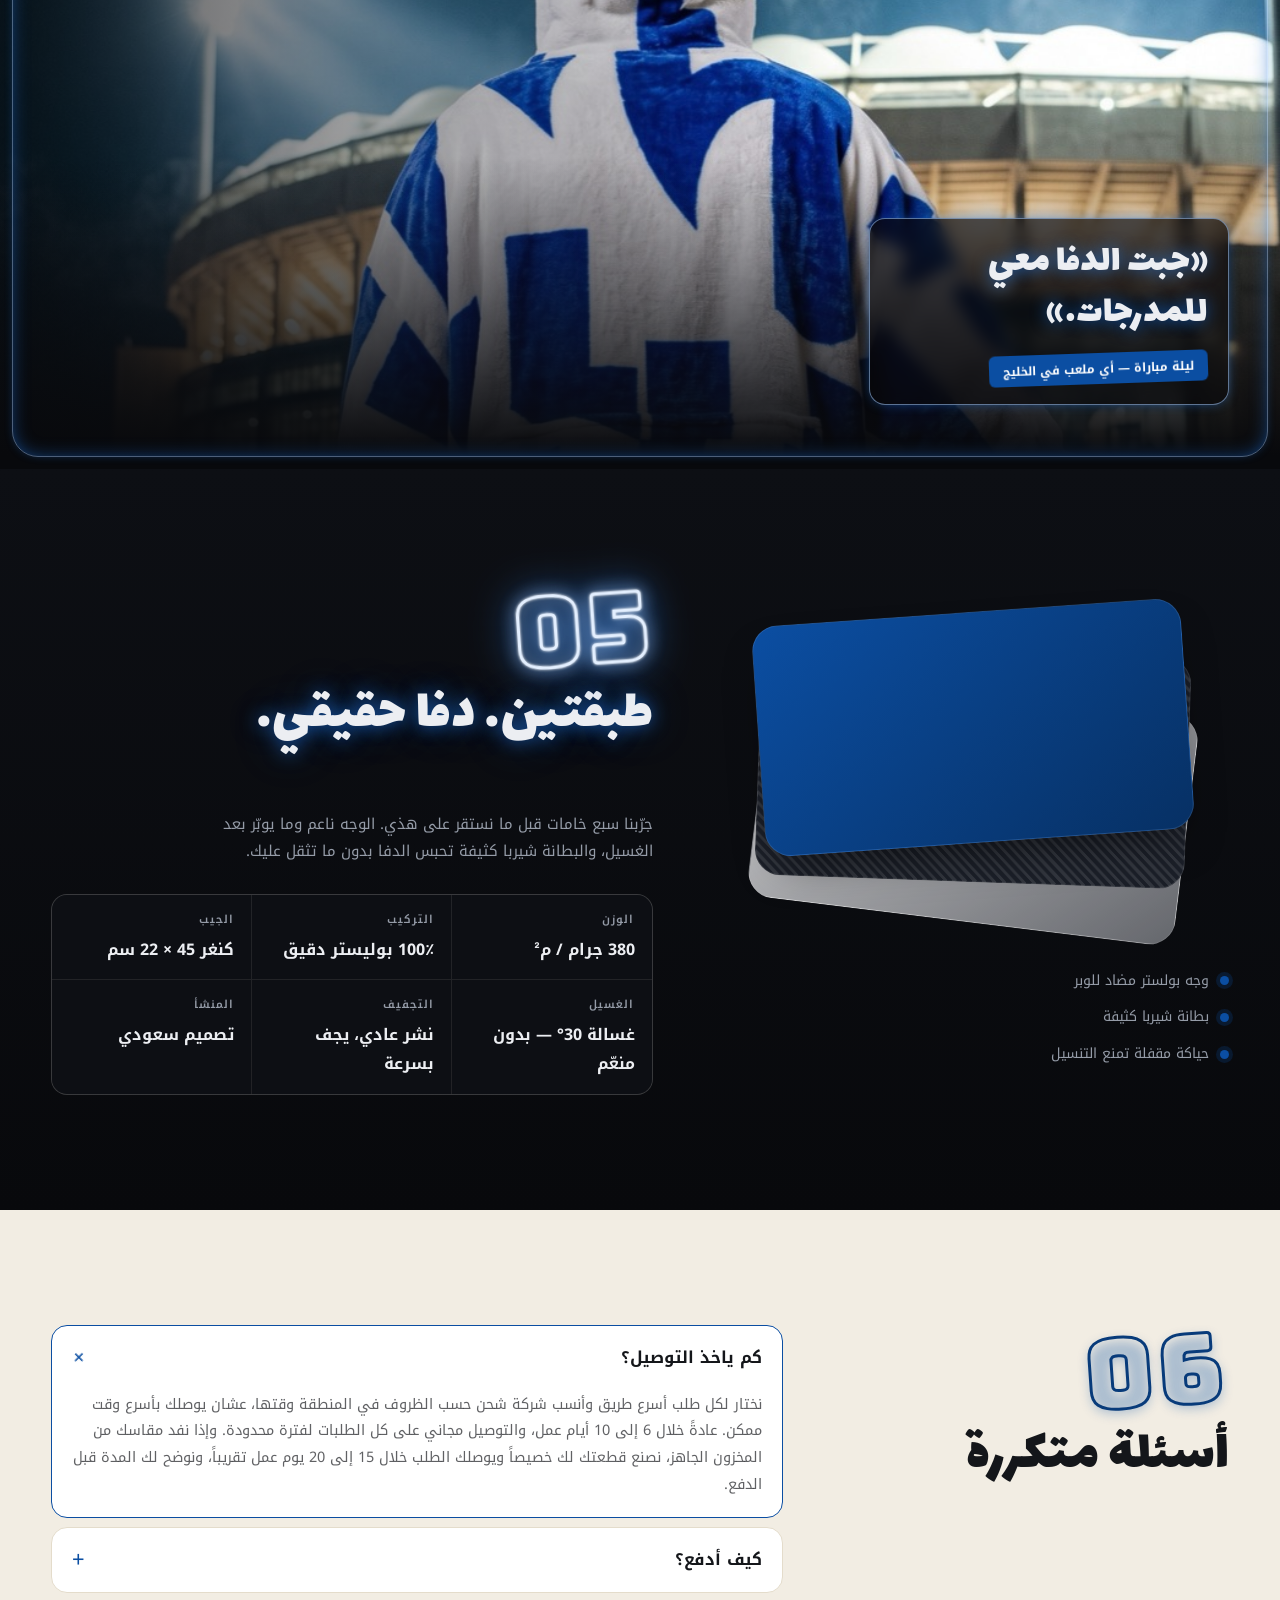
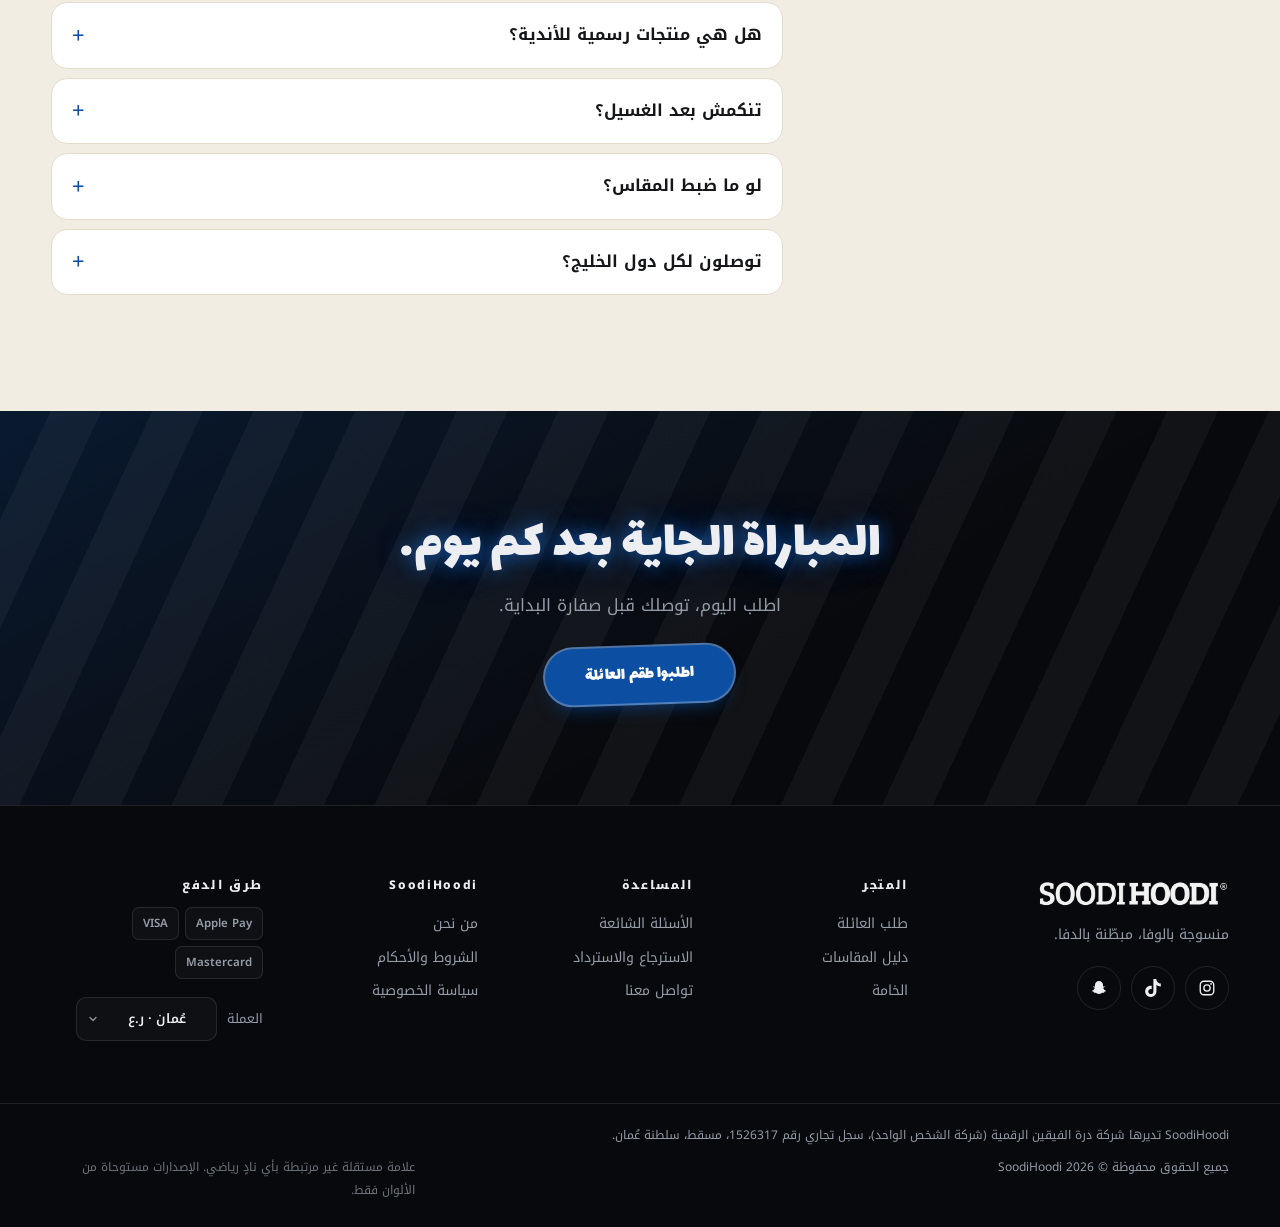
<file: c2/index.html>
<!doctype html>
<html lang="ar" dir="rtl">
<head>
<meta charset="utf-8">
<link rel="icon" href="/favicon.ico" sizes="48x48">
<link rel="icon" type="image/png" sizes="32x32" href="/img/favicon-32.png">
<link rel="apple-touch-icon" href="/img/apple-touch-icon.png">
<link rel="manifest" href="/site.webmanifest">
<meta name="robots" content="noindex">
<title>SoodiHoodi</title>
<meta http-equiv="refresh" content="0; url=/?utm_source=bag_card&amp;utm_medium=print&amp;utm_campaign=card_c2#bundle">
<link rel="canonical" href="https://soodihoodi.com/">
<script>location.replace('/?utm_source=bag_card&utm_medium=print&utm_campaign=card_c2#bundle');</script>
</head>
<body><a href="/?utm_source=bag_card&amp;utm_medium=print&amp;utm_campaign=card_c2#bundle">soodihoodi.com</a></body>
</html>
</file>
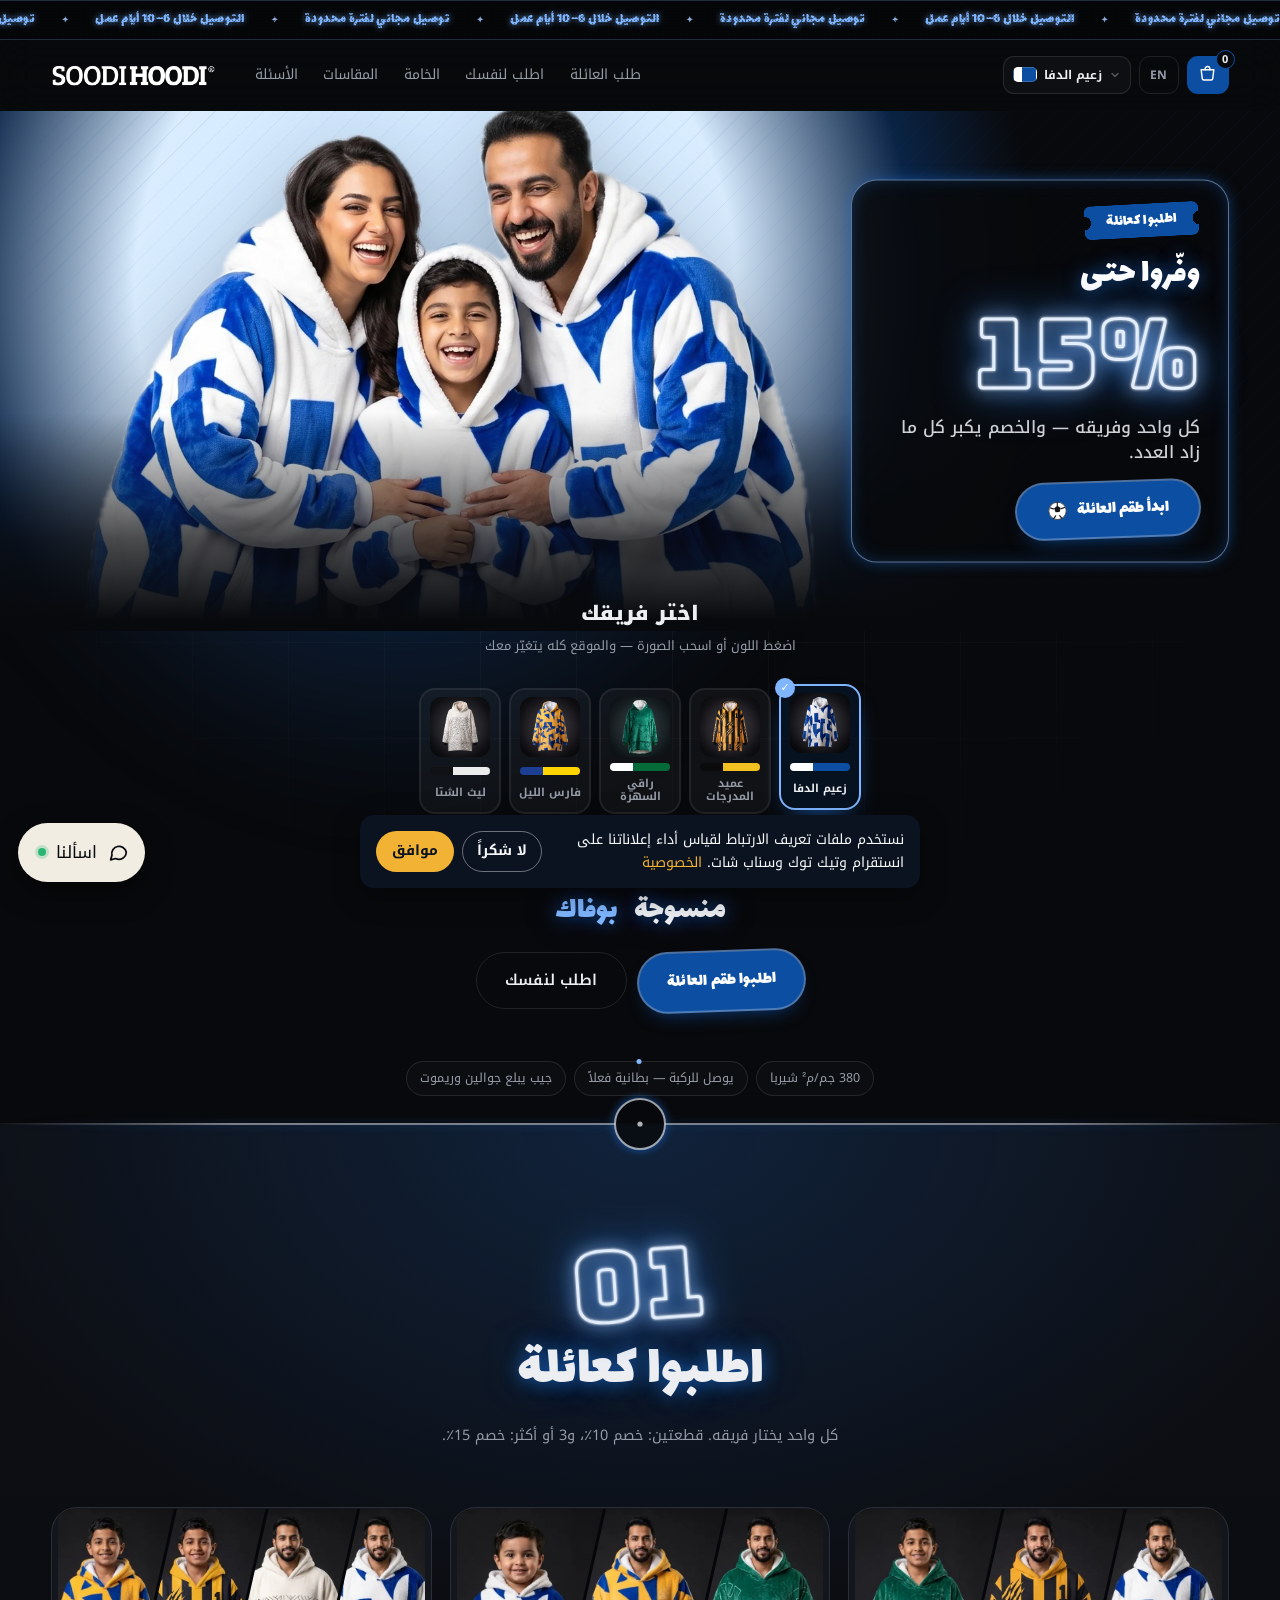
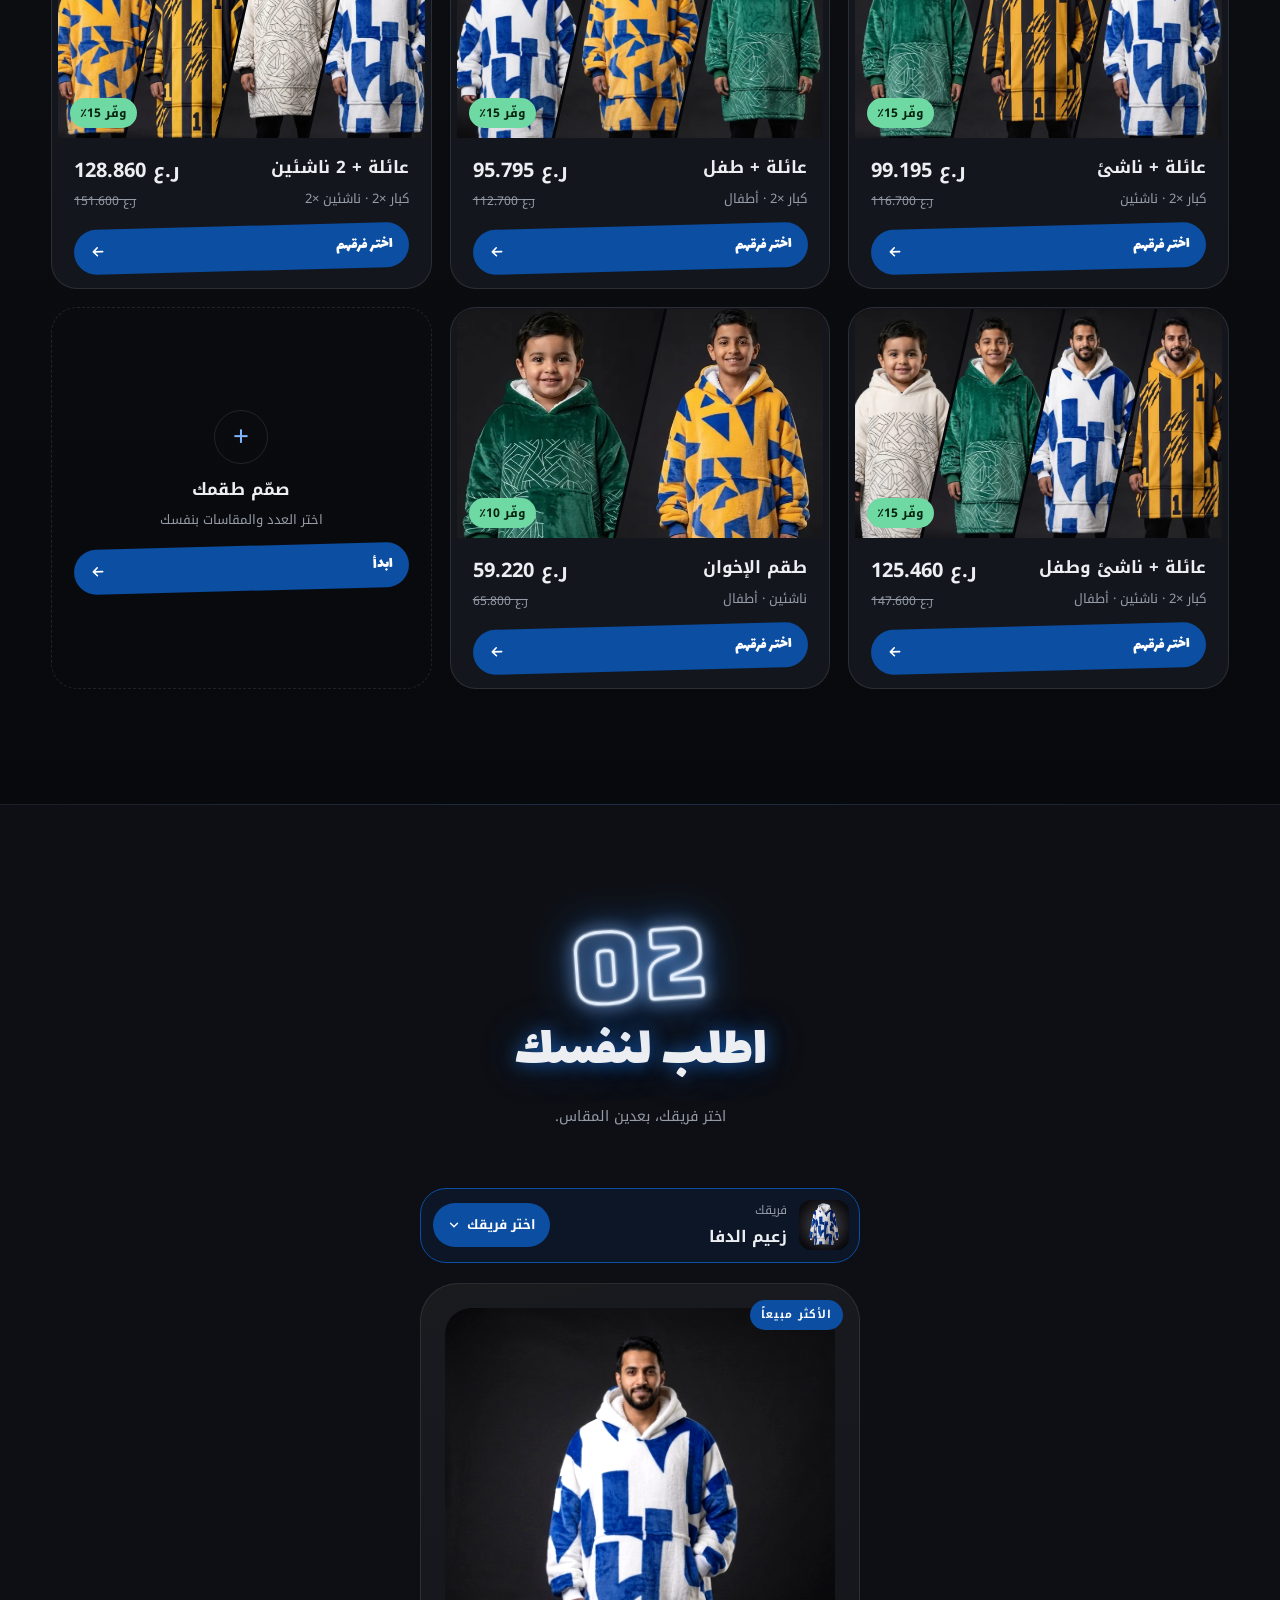
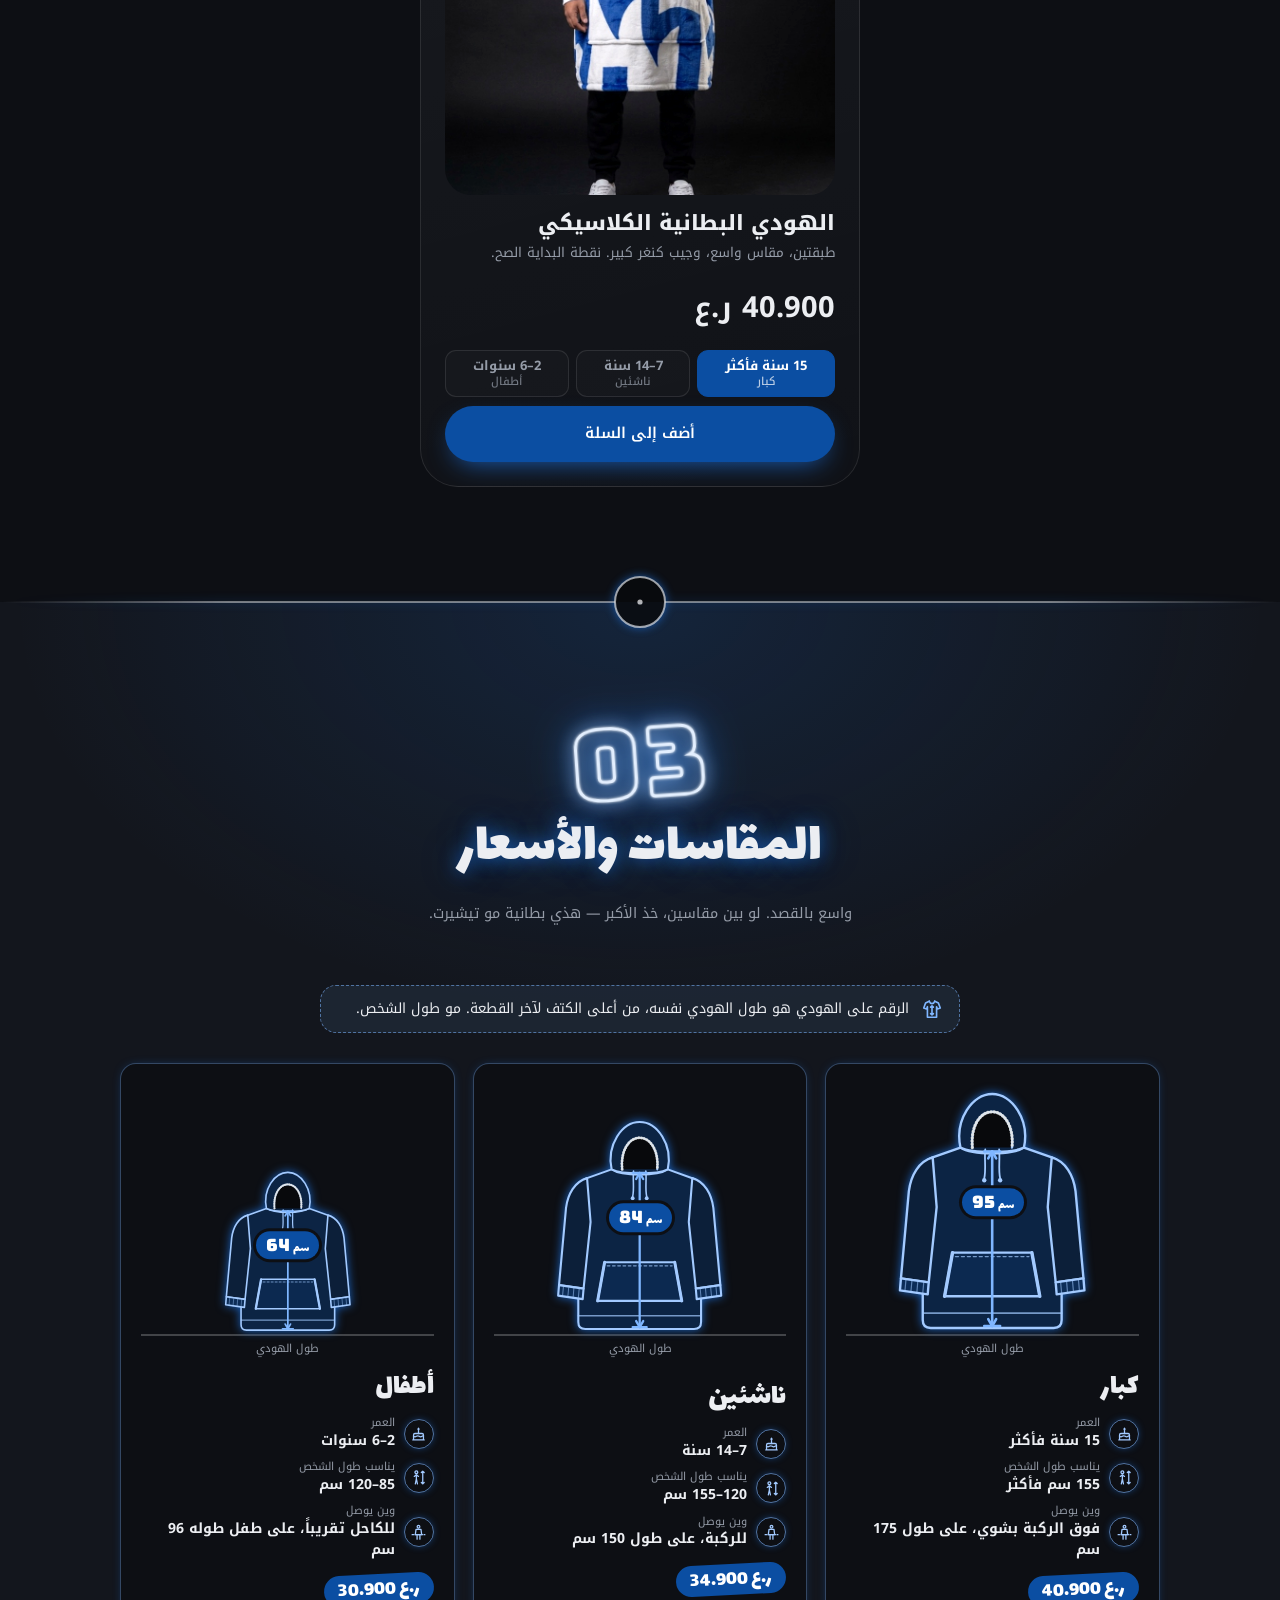
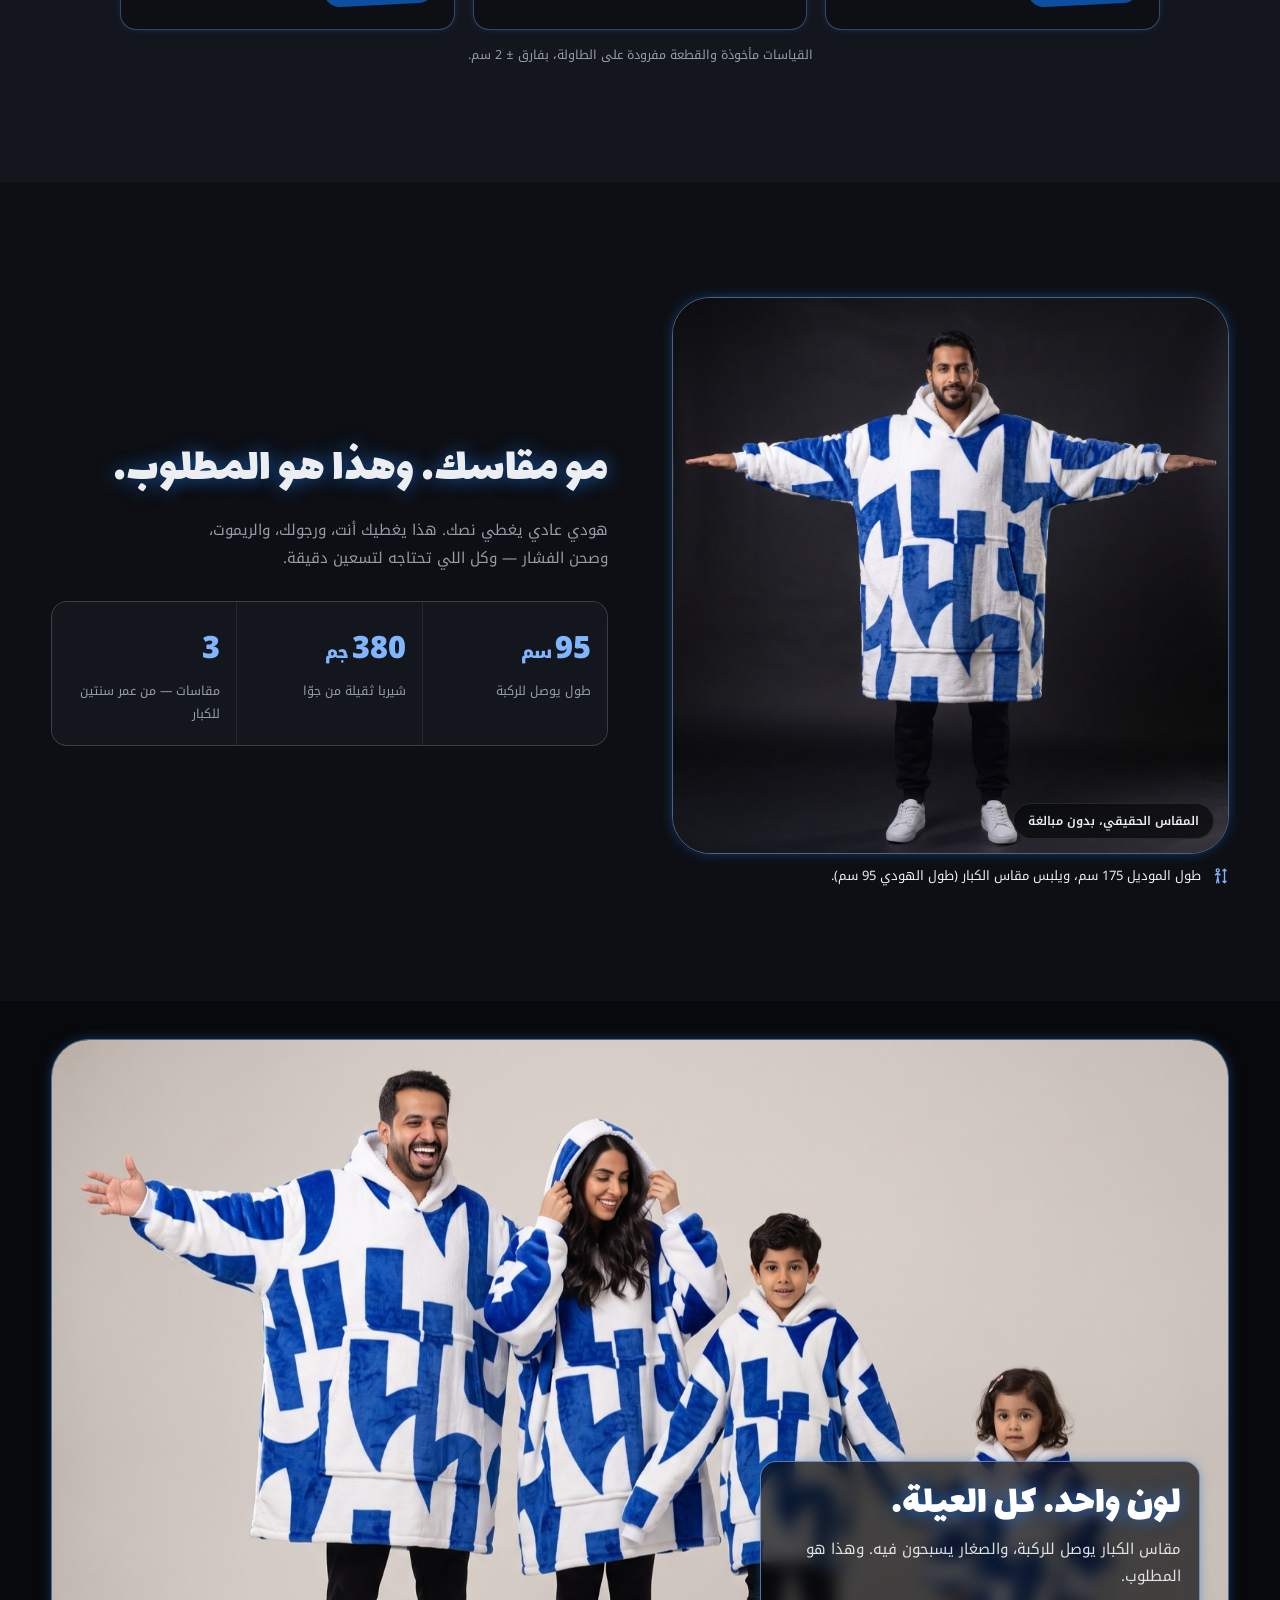
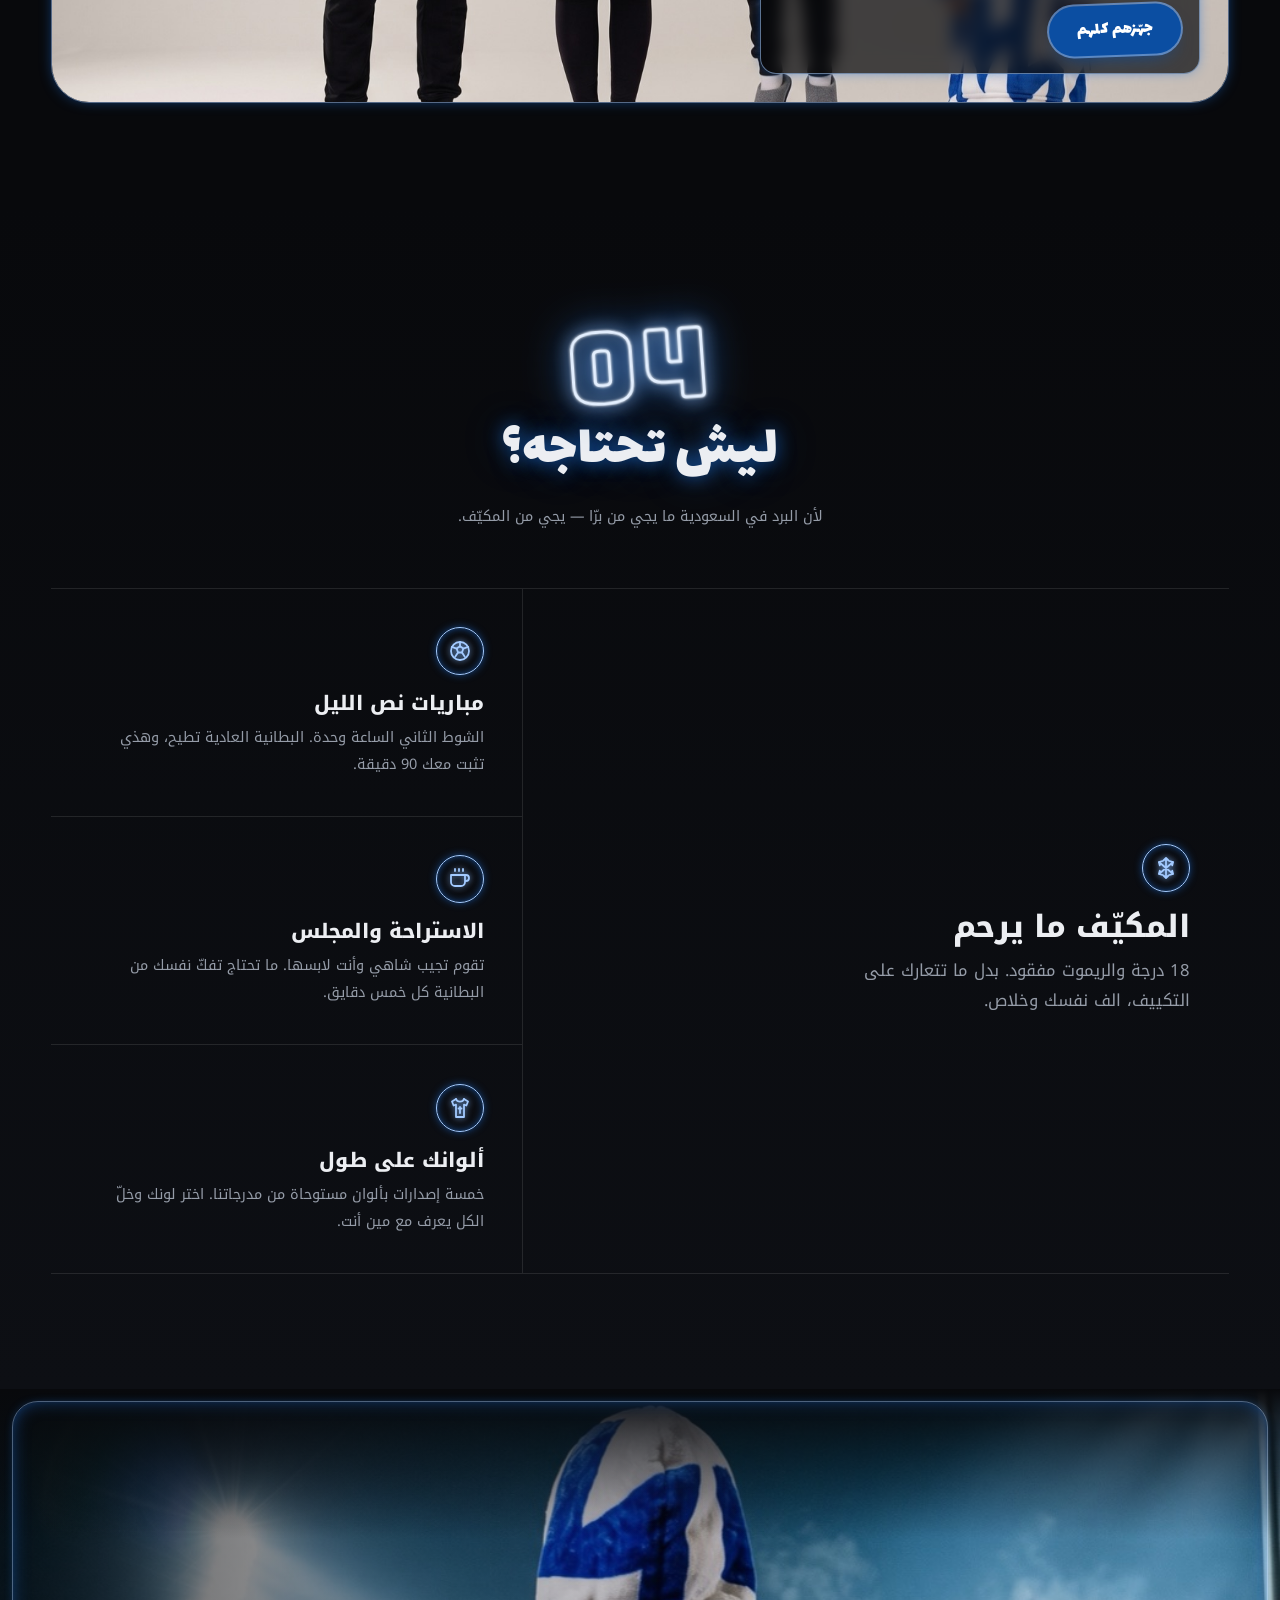
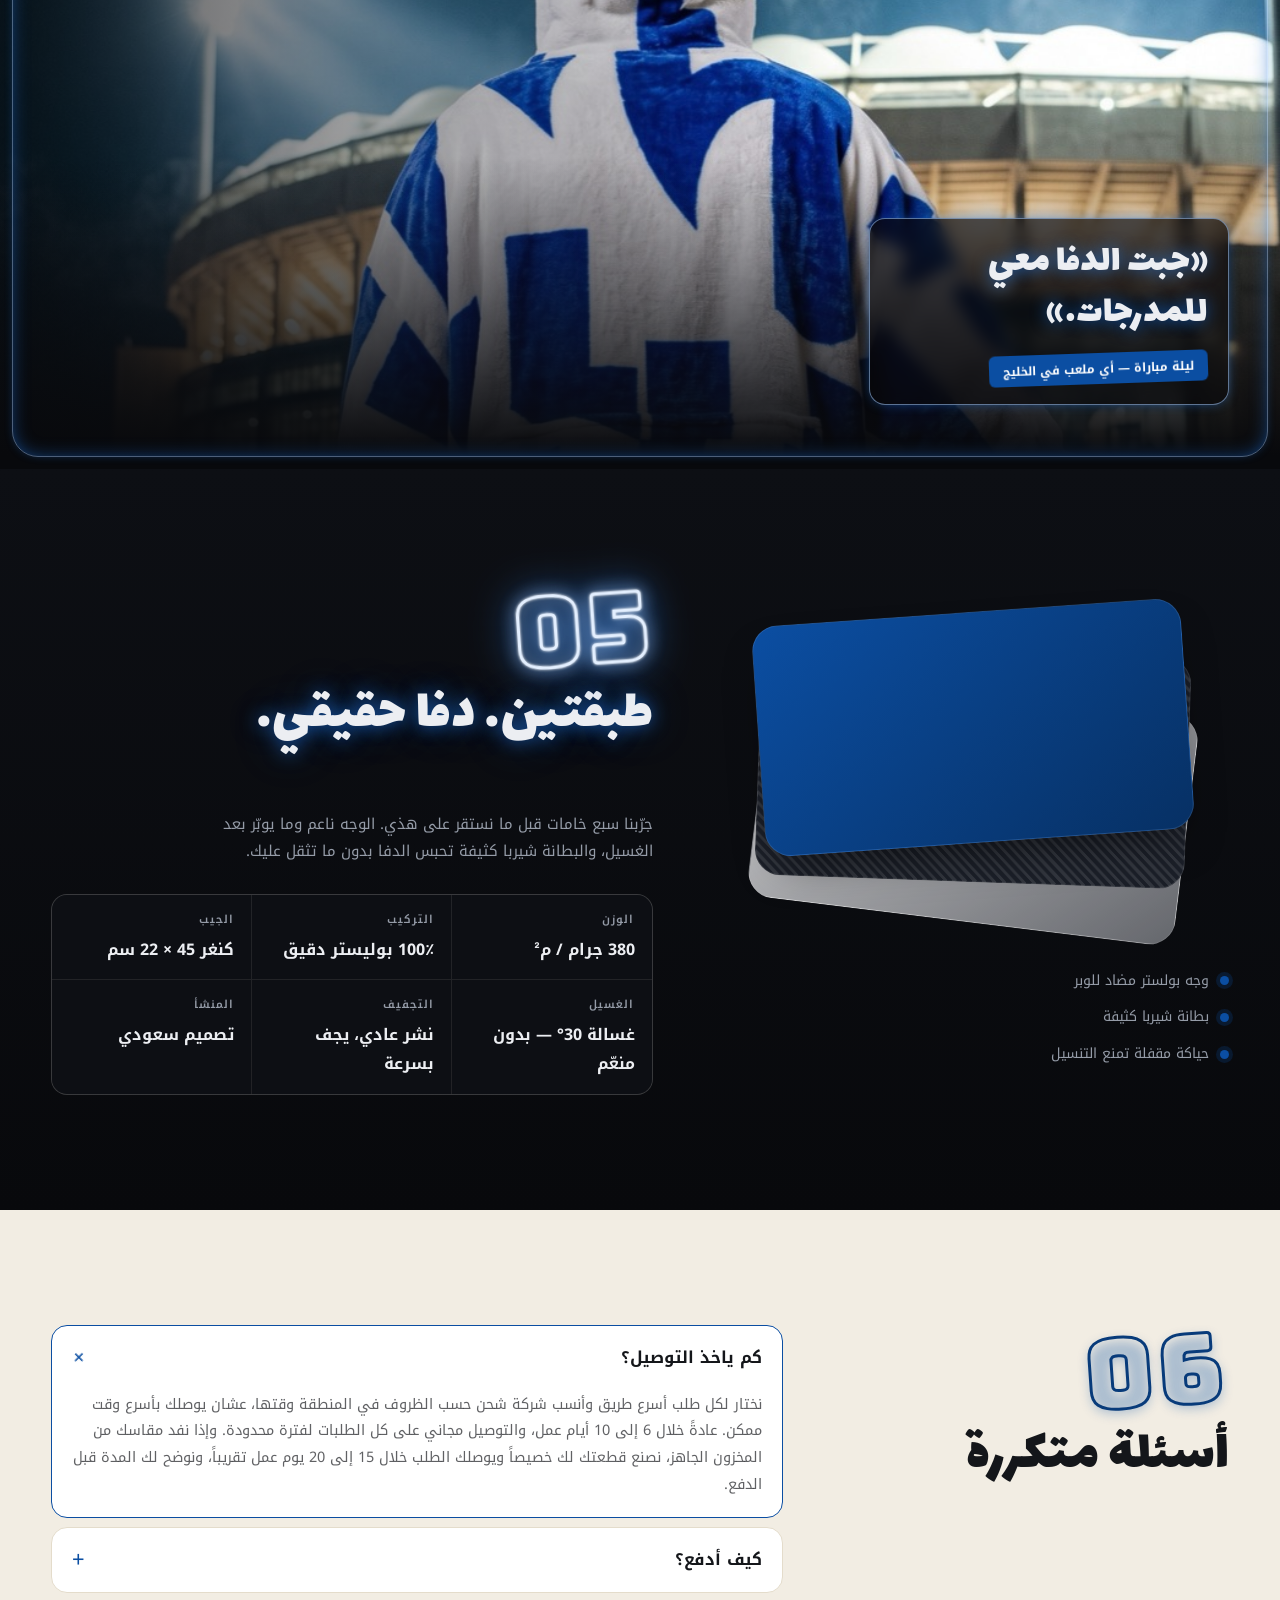
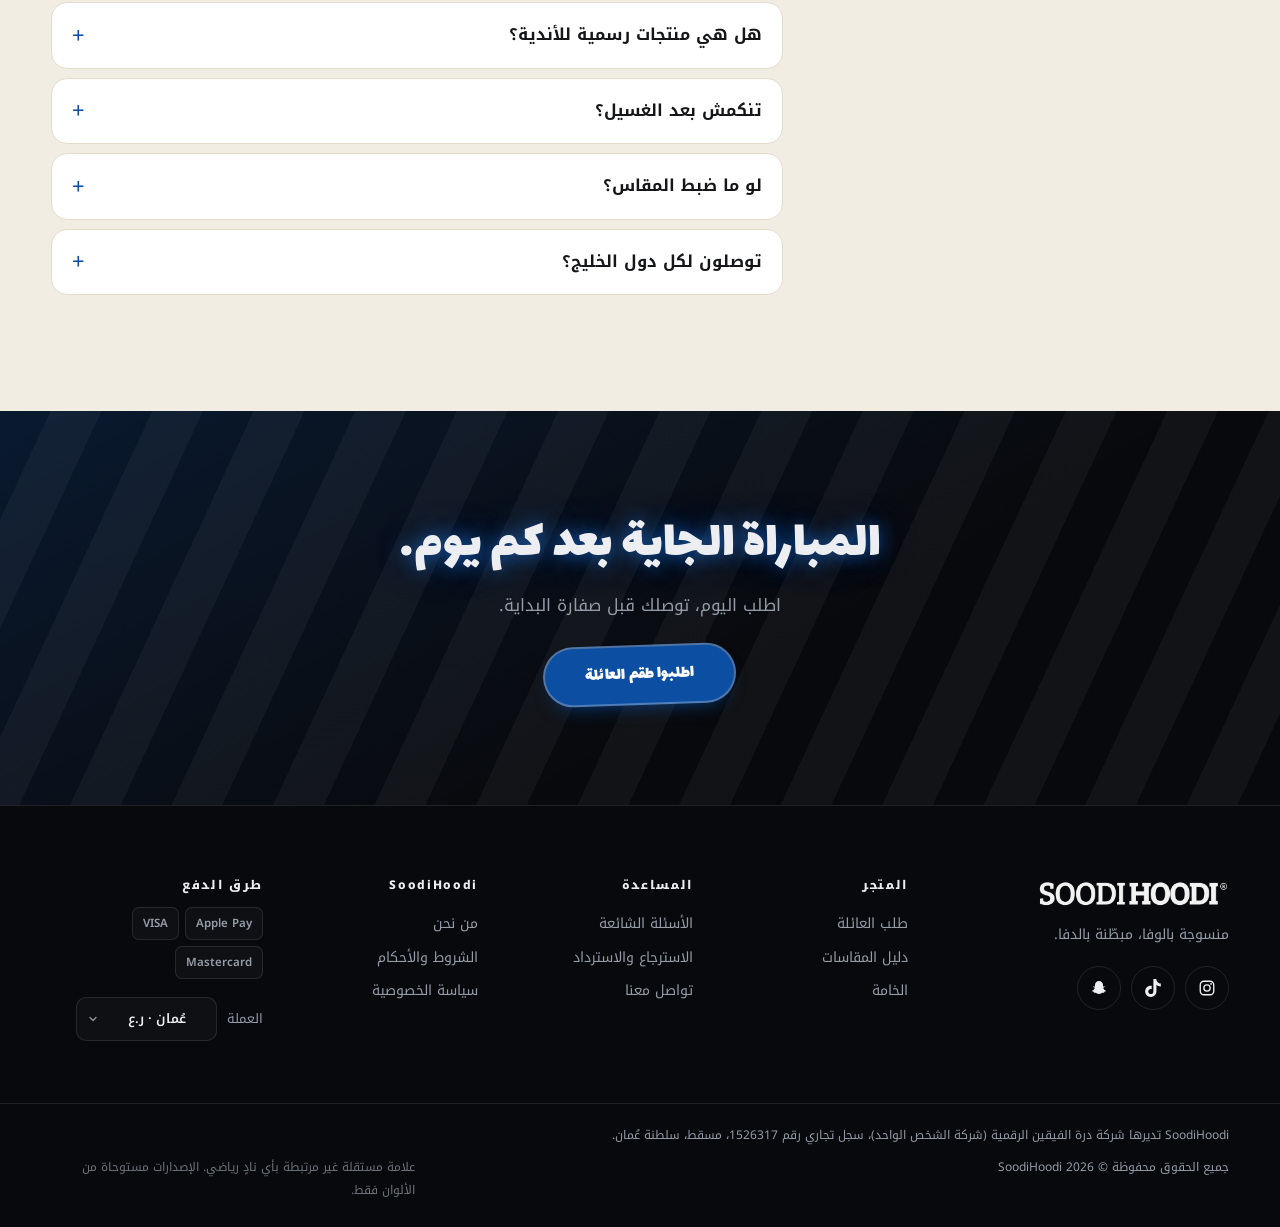
<file: c3/index.html>
<!doctype html>
<html lang="ar" dir="rtl">
<head>
<meta charset="utf-8">
<link rel="icon" href="/favicon.ico" sizes="48x48">
<link rel="icon" type="image/png" sizes="32x32" href="/img/favicon-32.png">
<link rel="apple-touch-icon" href="/img/apple-touch-icon.png">
<link rel="manifest" href="/site.webmanifest">
<meta name="robots" content="noindex">
<title>SoodiHoodi</title>
<meta http-equiv="refresh" content="0; url=/?utm_source=bag_card&amp;utm_medium=print&amp;utm_campaign=card_c3#bundle">
<link rel="canonical" href="https://soodihoodi.com/">
<script>location.replace('/?utm_source=bag_card&utm_medium=print&utm_campaign=card_c3#bundle');</script>
</head>
<body><a href="/?utm_source=bag_card&amp;utm_medium=print&amp;utm_campaign=card_c3#bundle">soodihoodi.com</a></body>
</html>
</file>
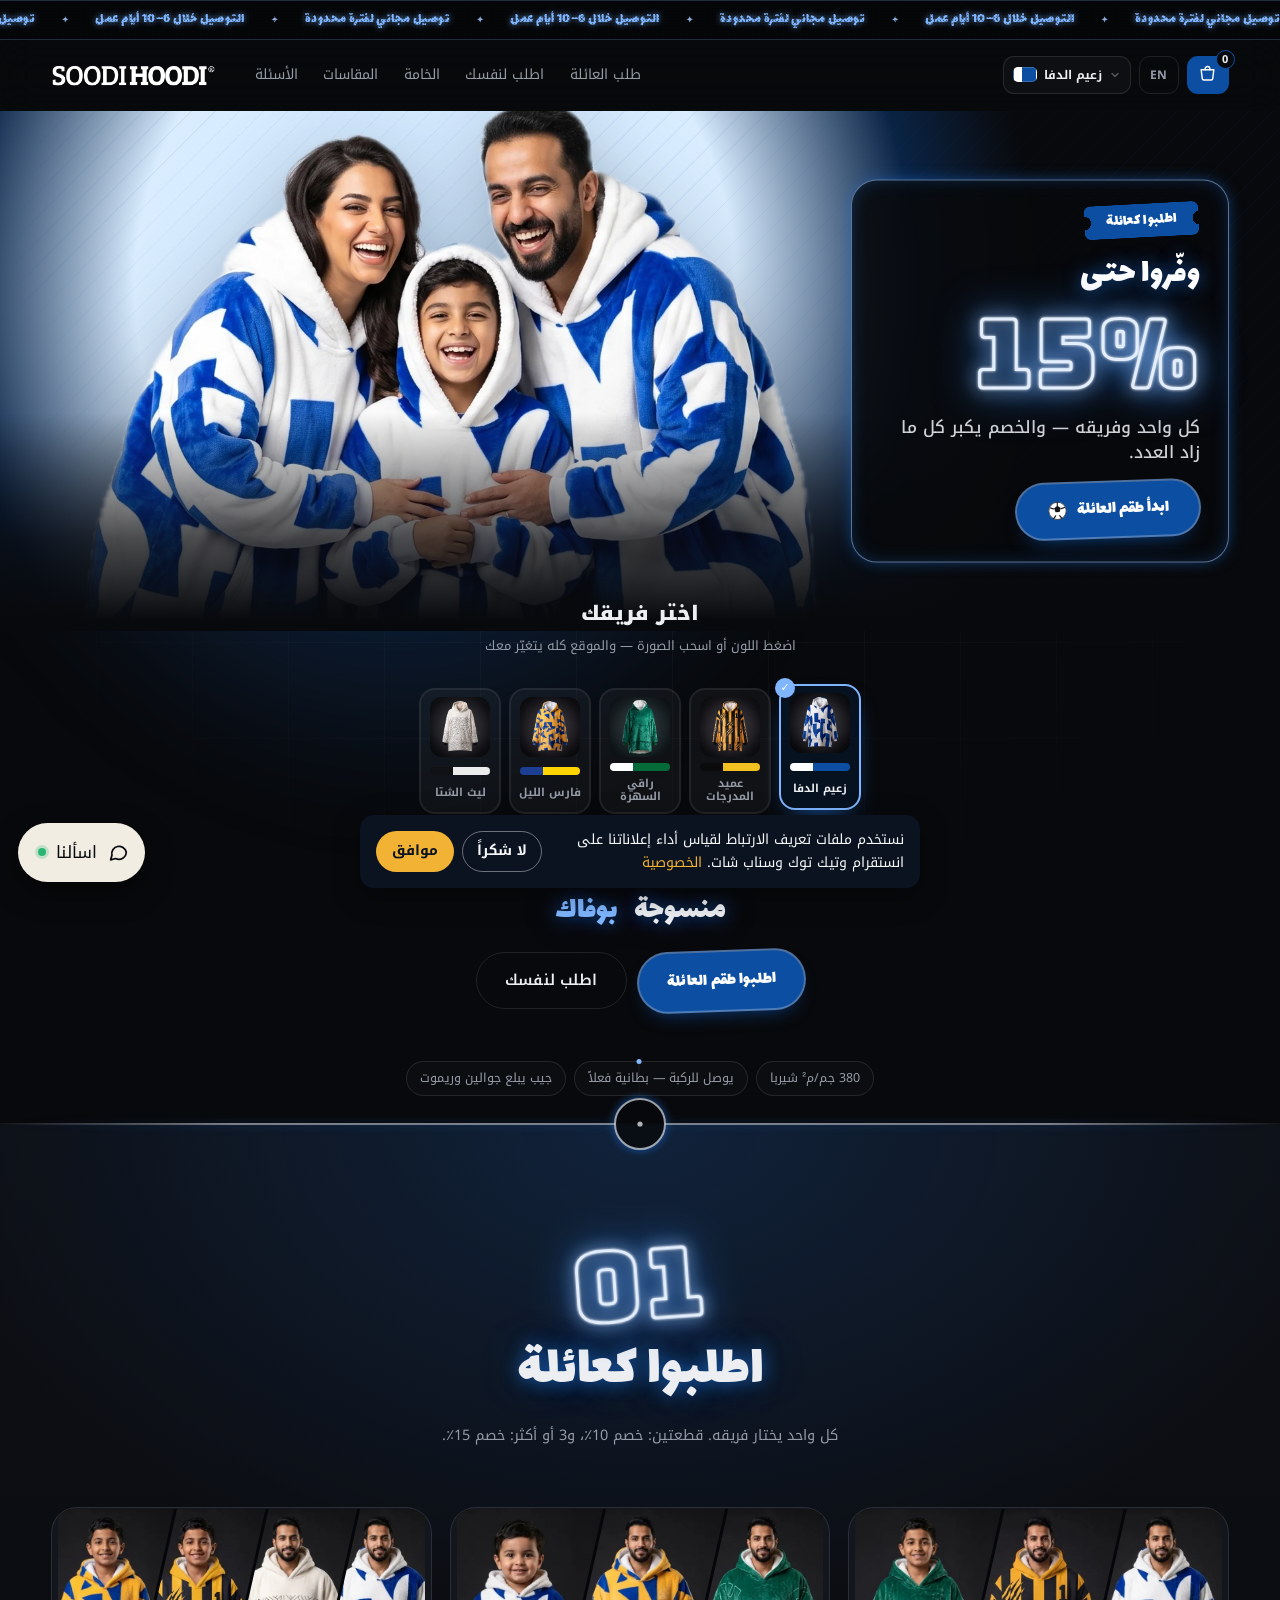
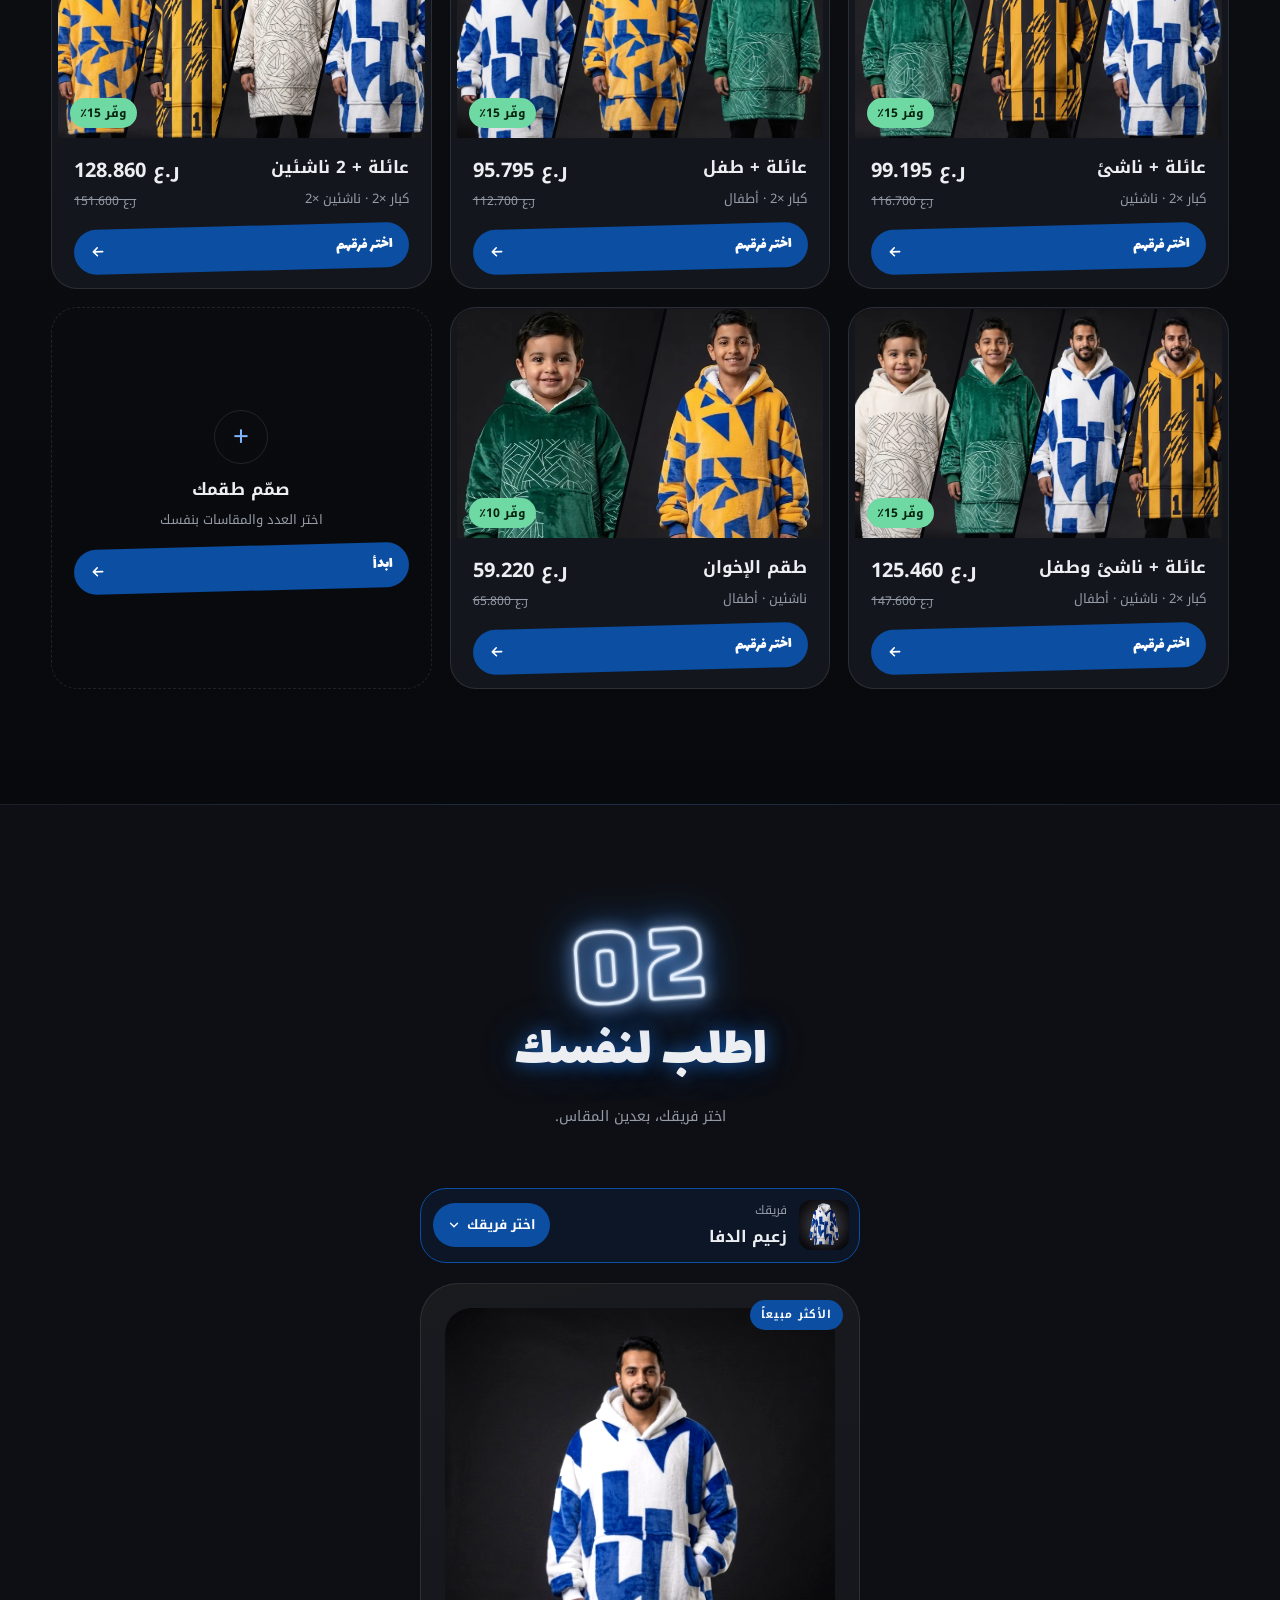
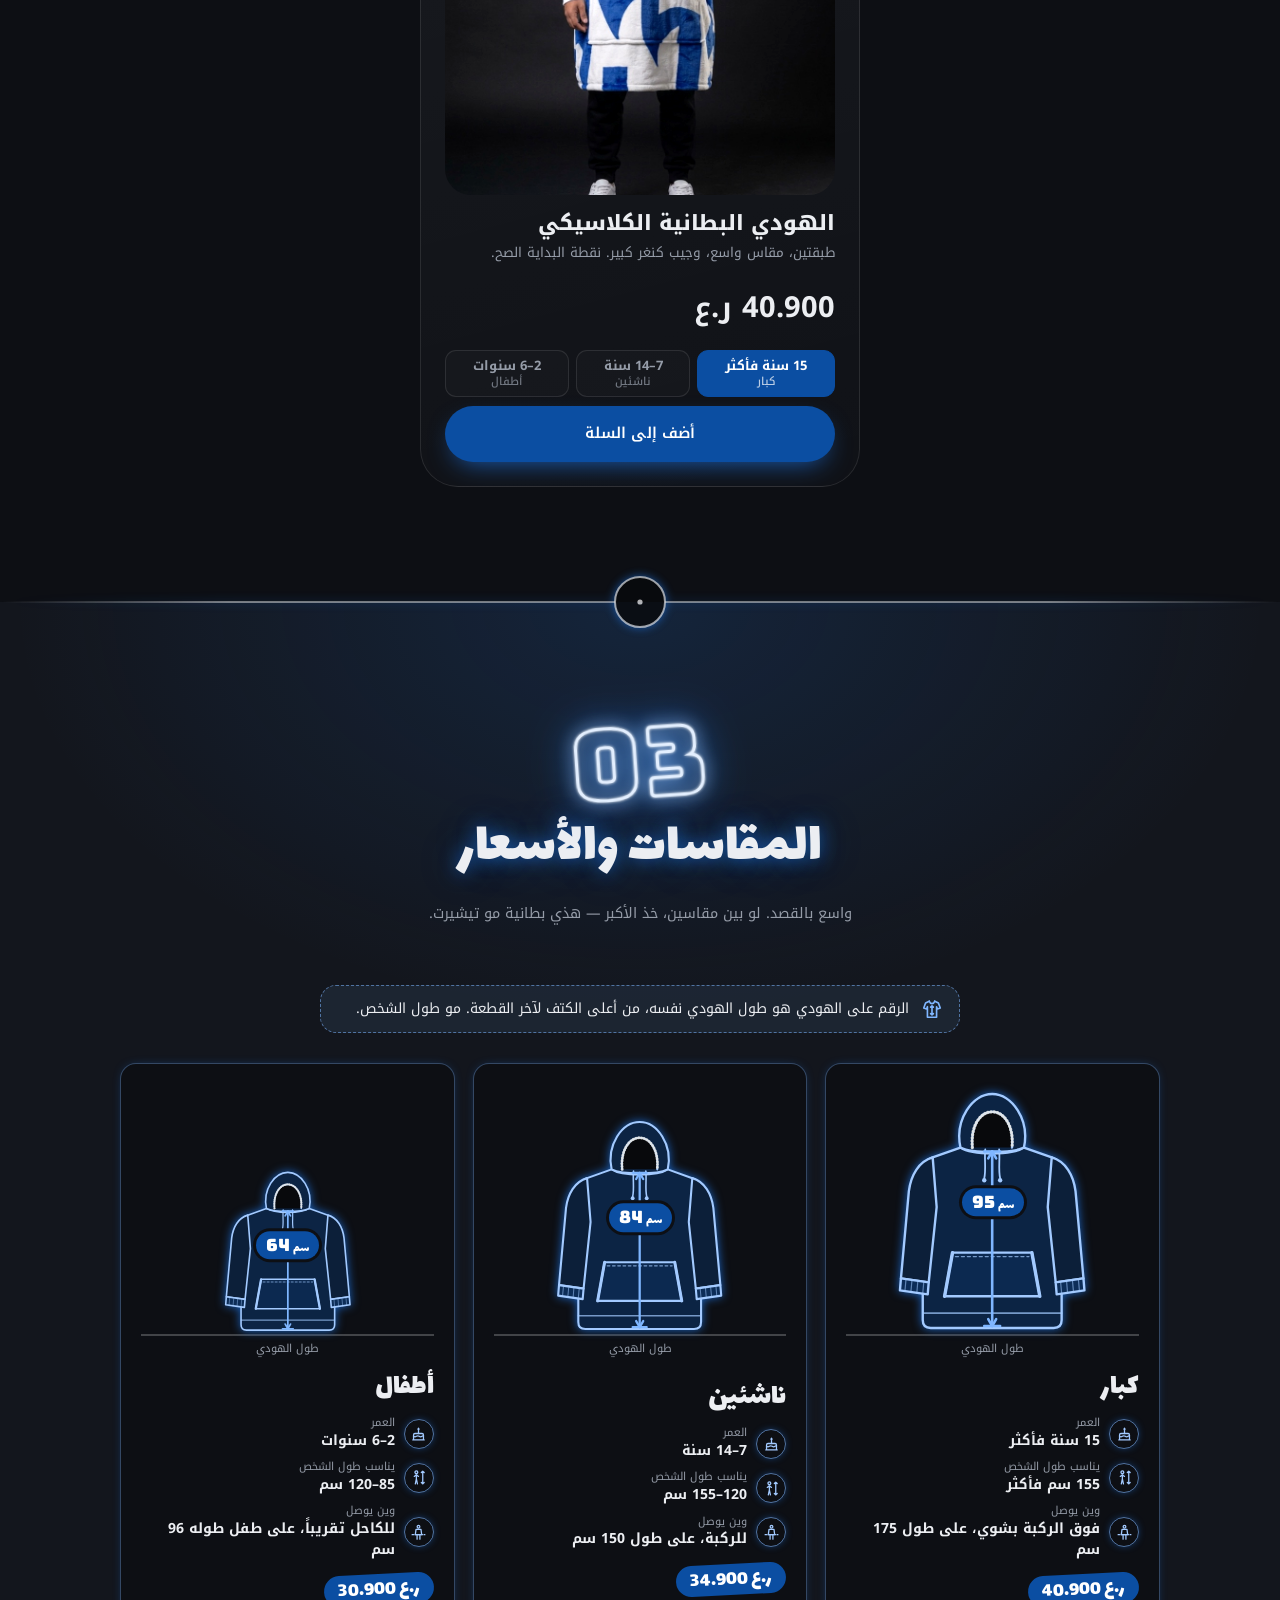
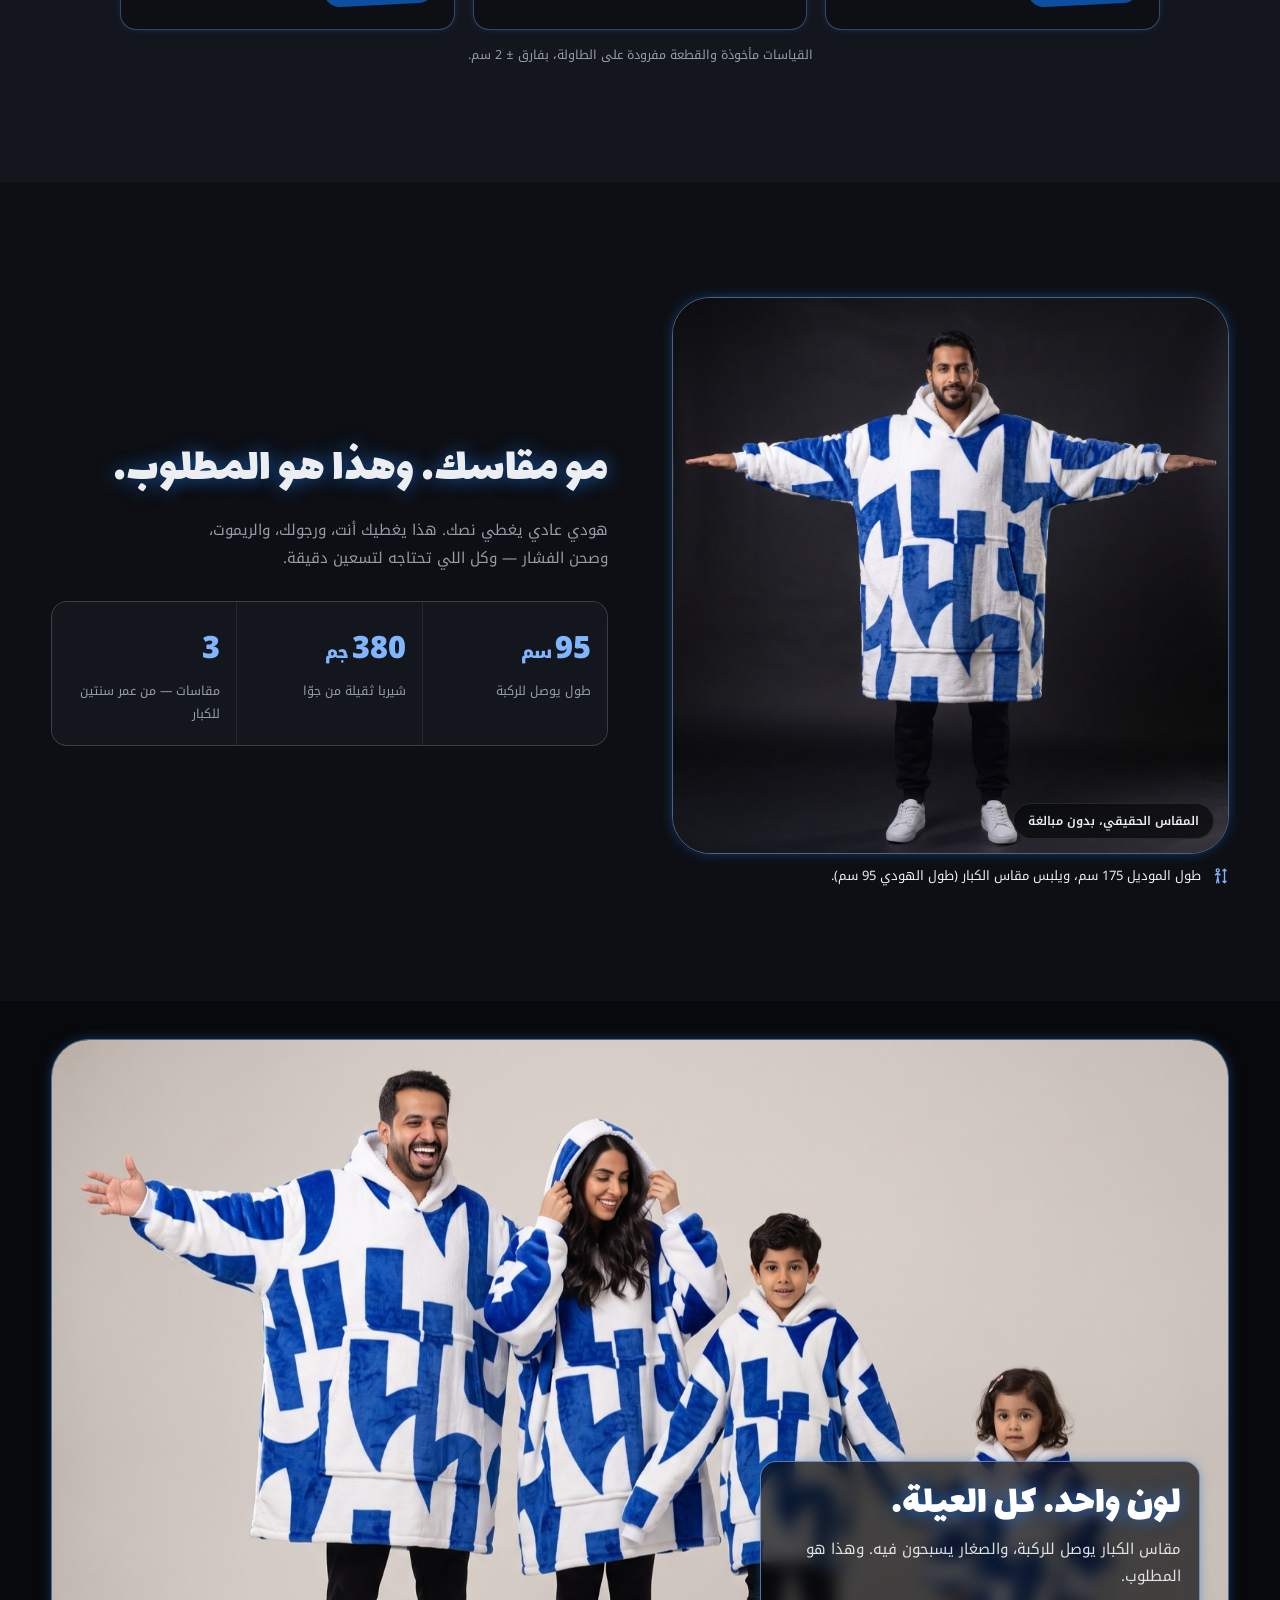
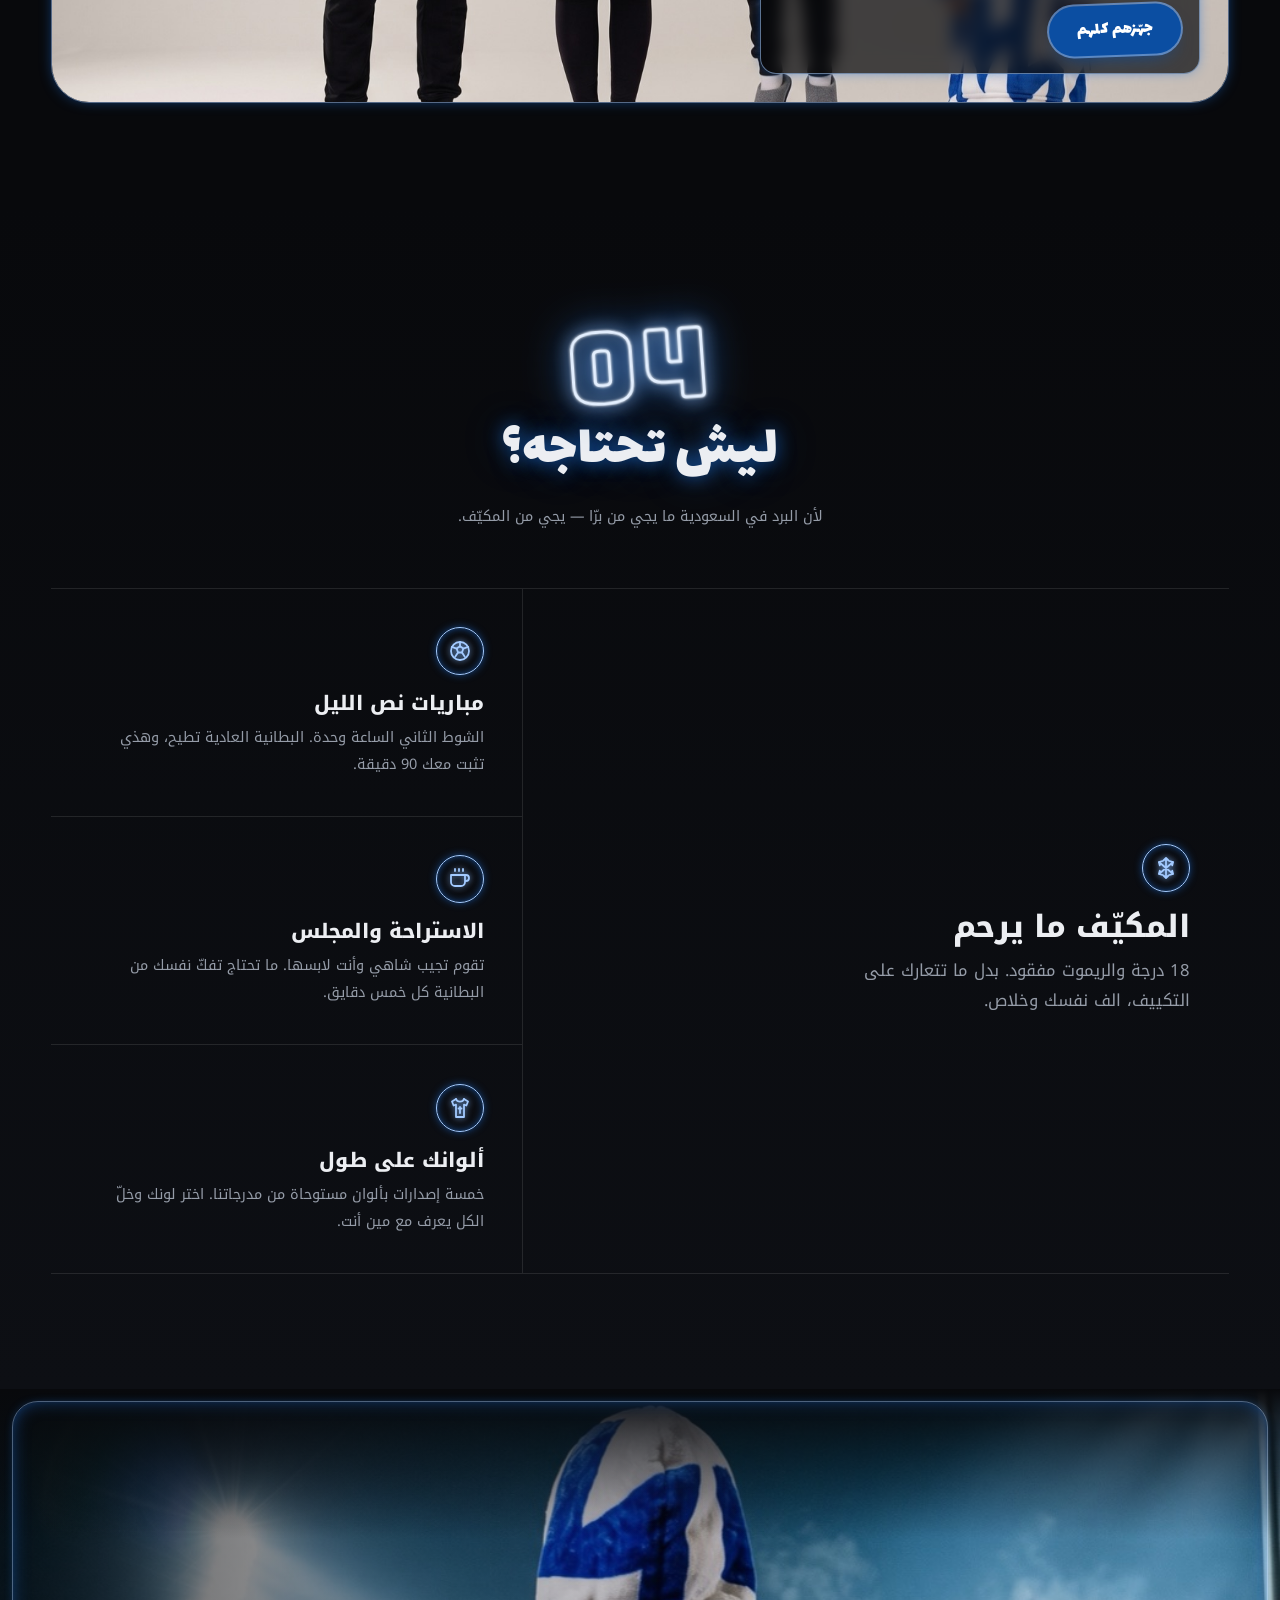
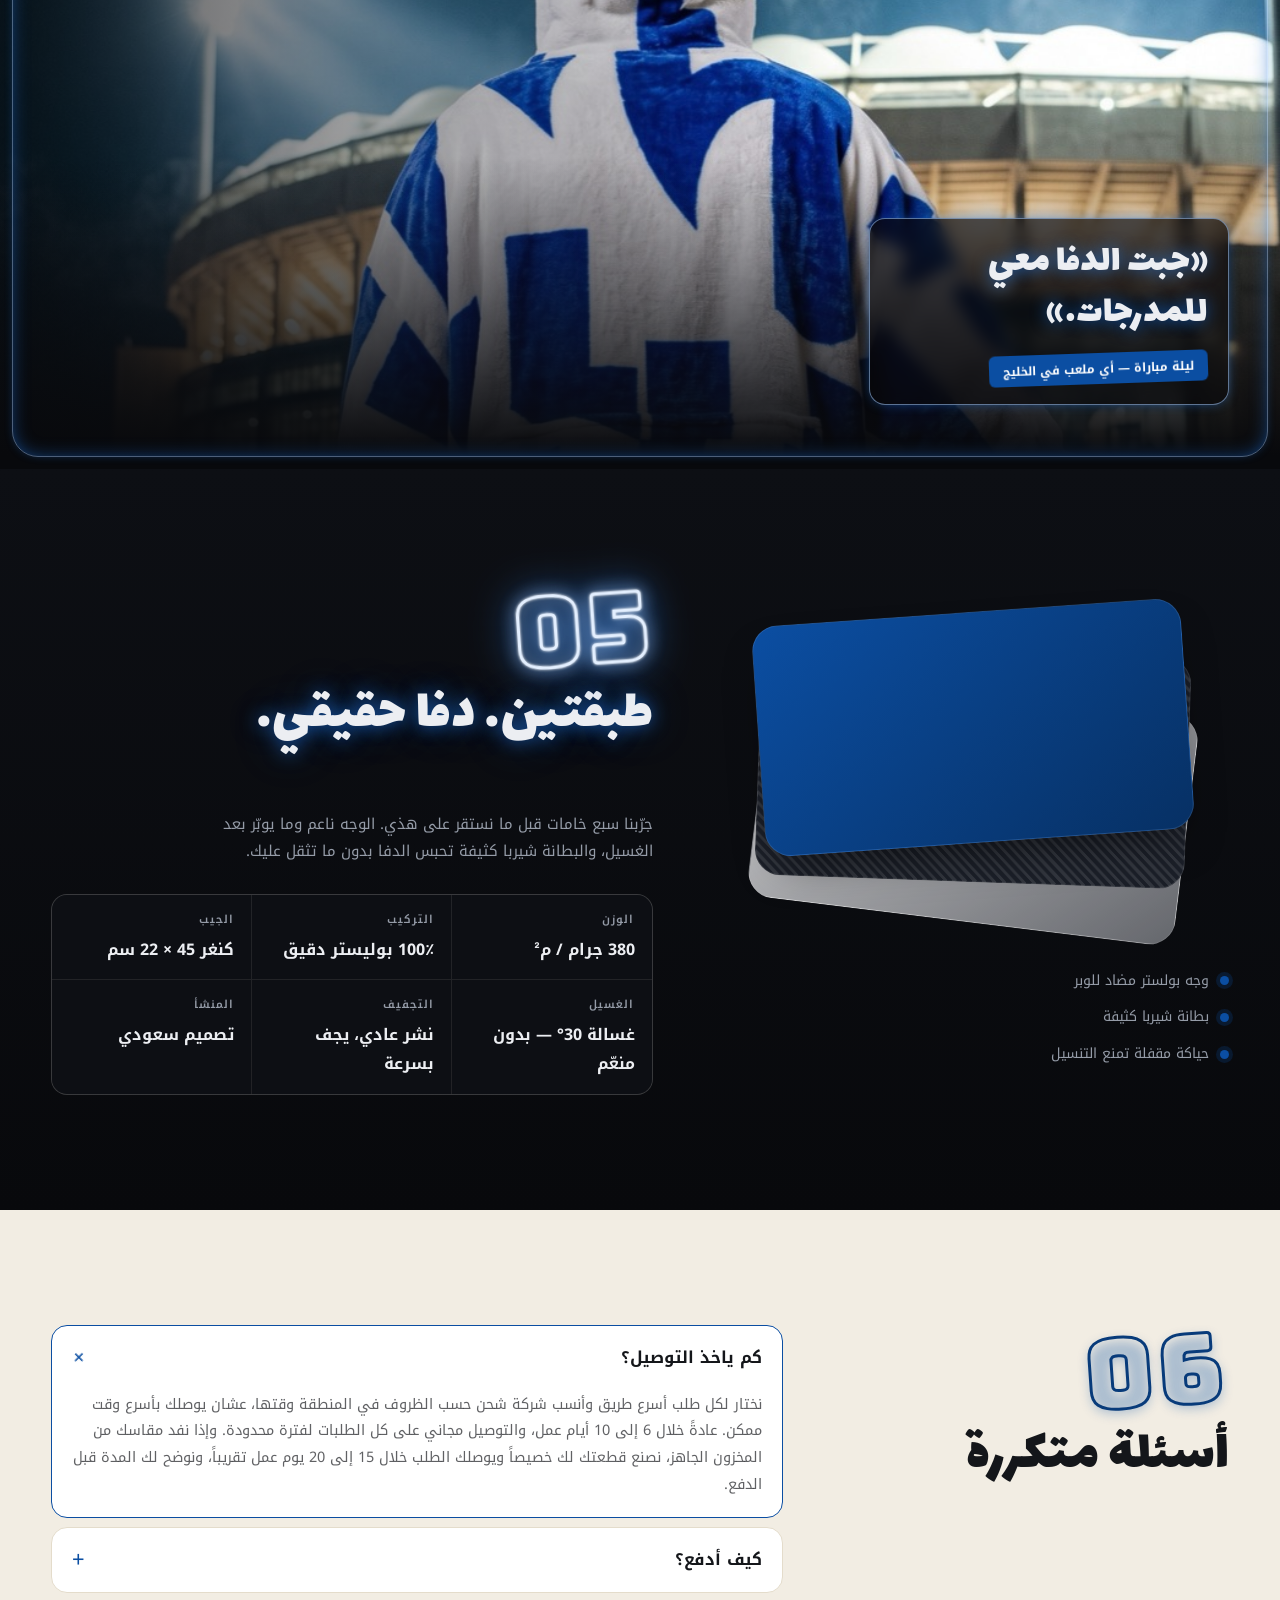
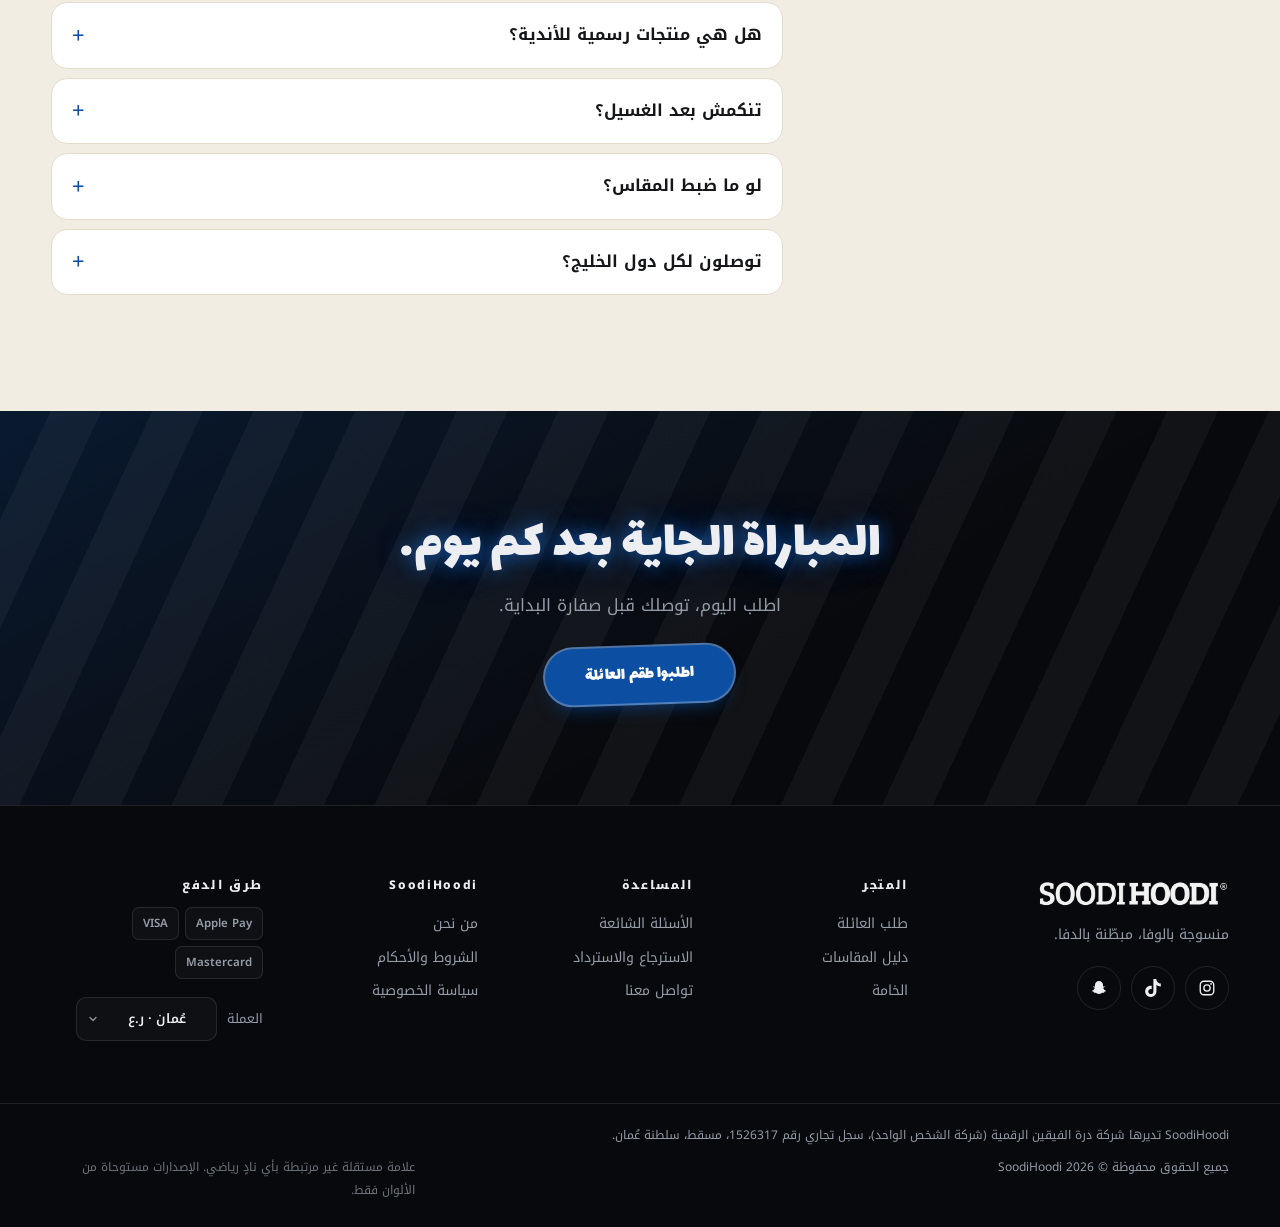
<file: c4/index.html>
<!doctype html>
<html lang="ar" dir="rtl">
<head>
<meta charset="utf-8">
<link rel="icon" href="/favicon.ico" sizes="48x48">
<link rel="icon" type="image/png" sizes="32x32" href="/img/favicon-32.png">
<link rel="apple-touch-icon" href="/img/apple-touch-icon.png">
<link rel="manifest" href="/site.webmanifest">
<meta name="robots" content="noindex">
<title>SoodiHoodi</title>
<meta http-equiv="refresh" content="0; url=/?utm_source=bag_card&amp;utm_medium=print&amp;utm_campaign=card_c4#bundle">
<link rel="canonical" href="https://soodihoodi.com/">
<script>location.replace('/?utm_source=bag_card&utm_medium=print&utm_campaign=card_c4#bundle');</script>
</head>
<body><a href="/?utm_source=bag_card&amp;utm_medium=print&amp;utm_campaign=card_c4#bundle">soodihoodi.com</a></body>
</html>
</file>
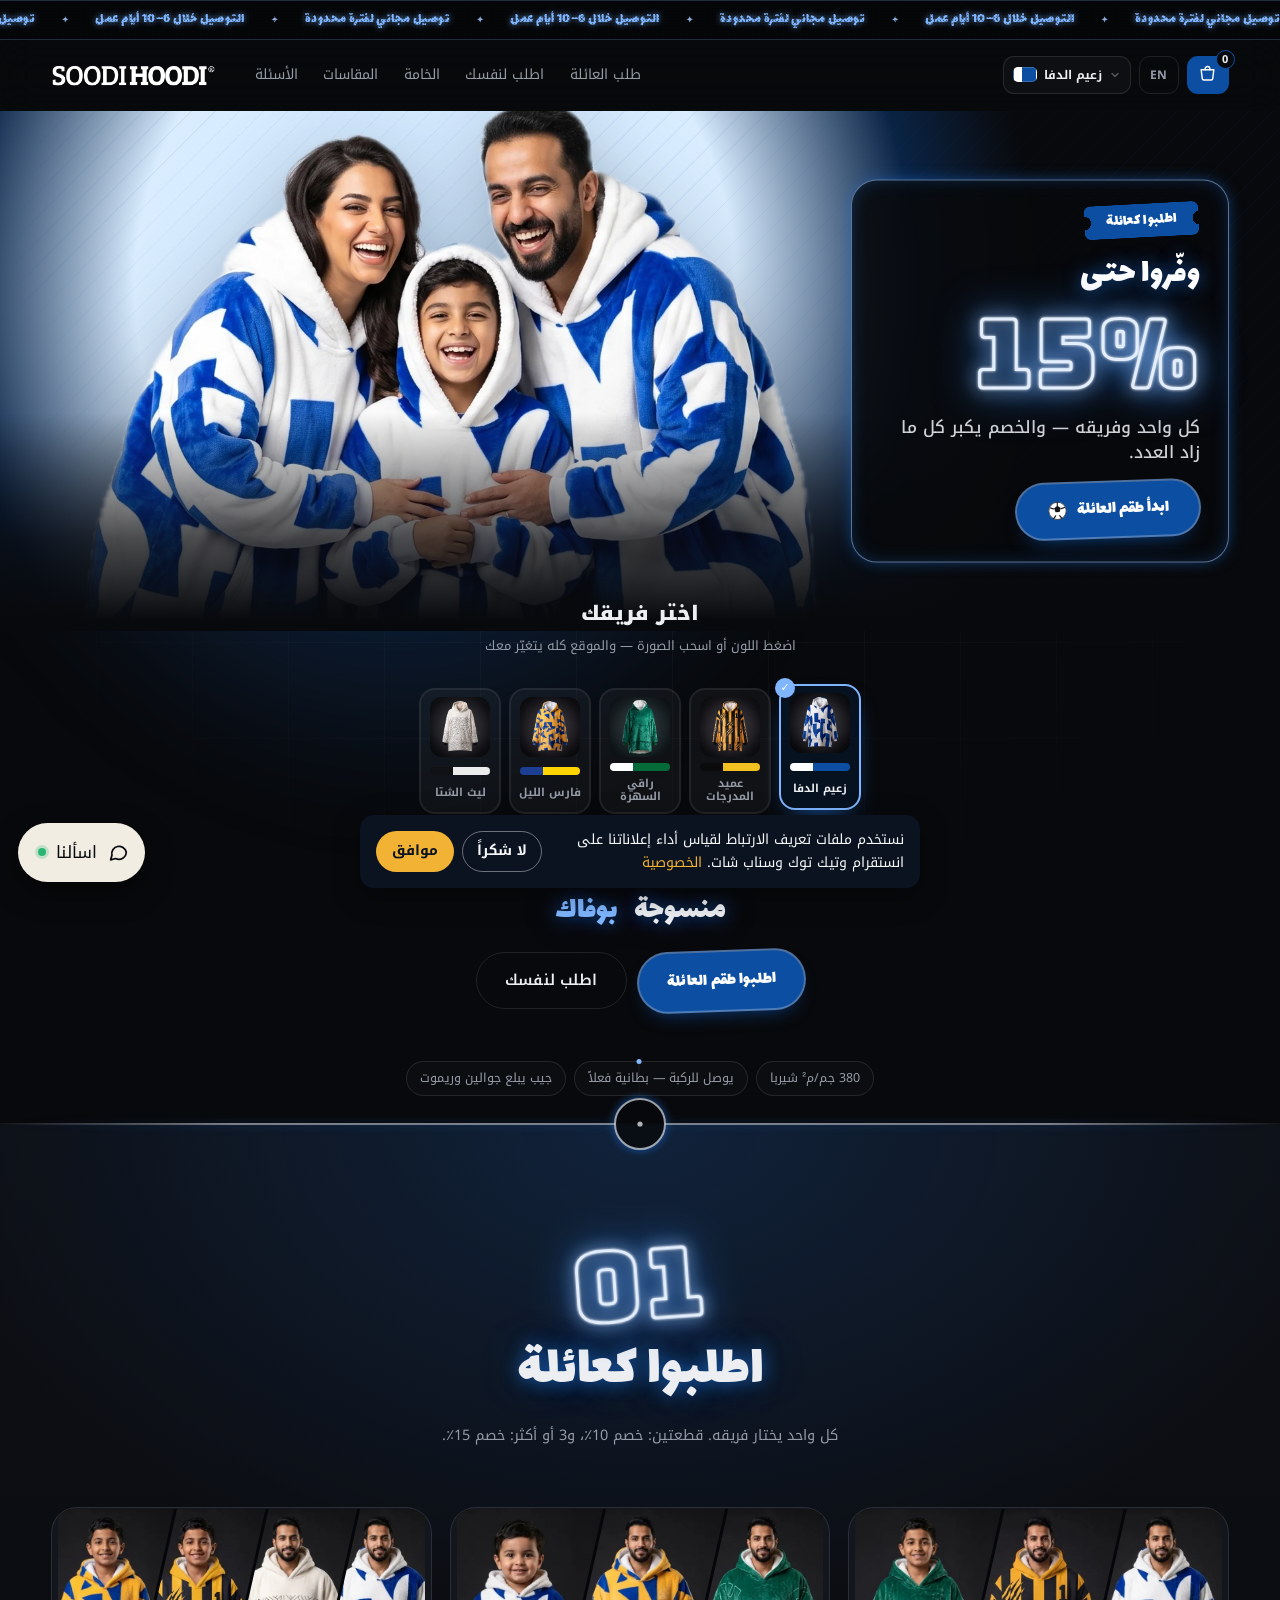
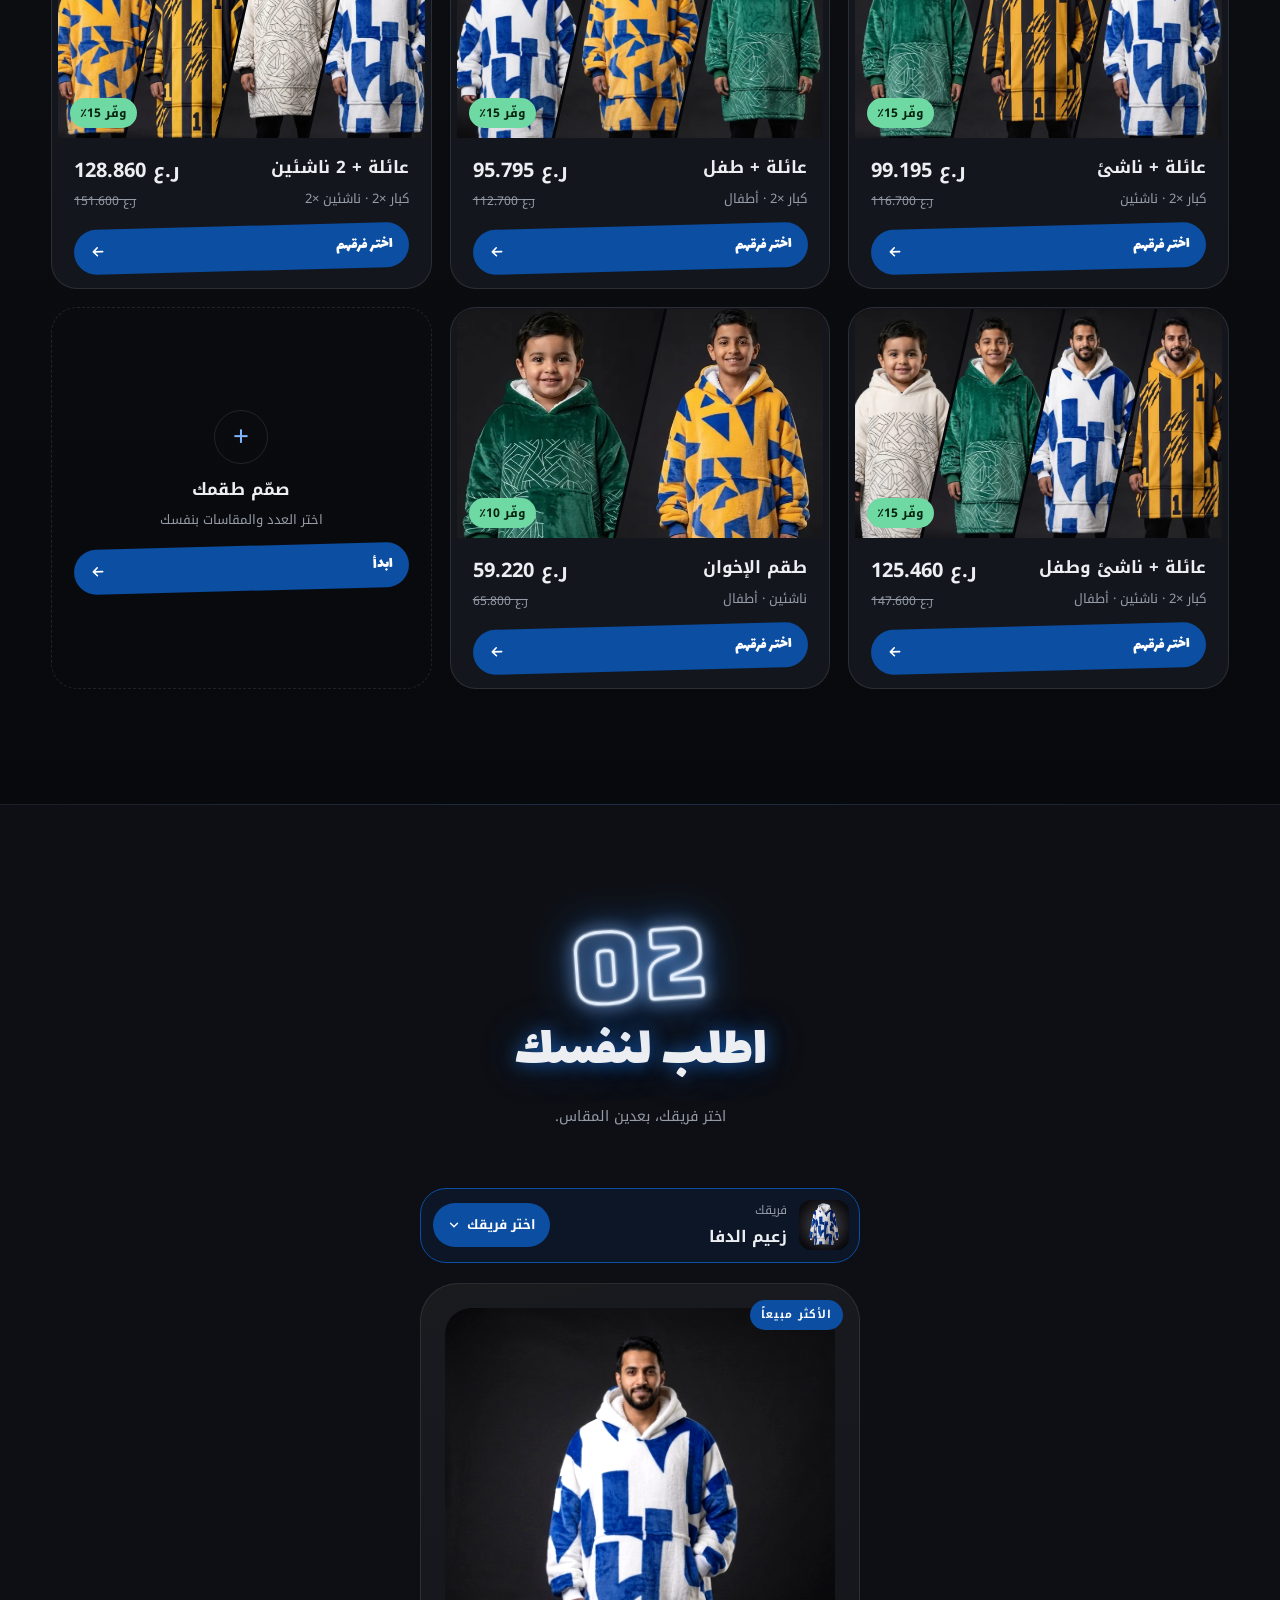
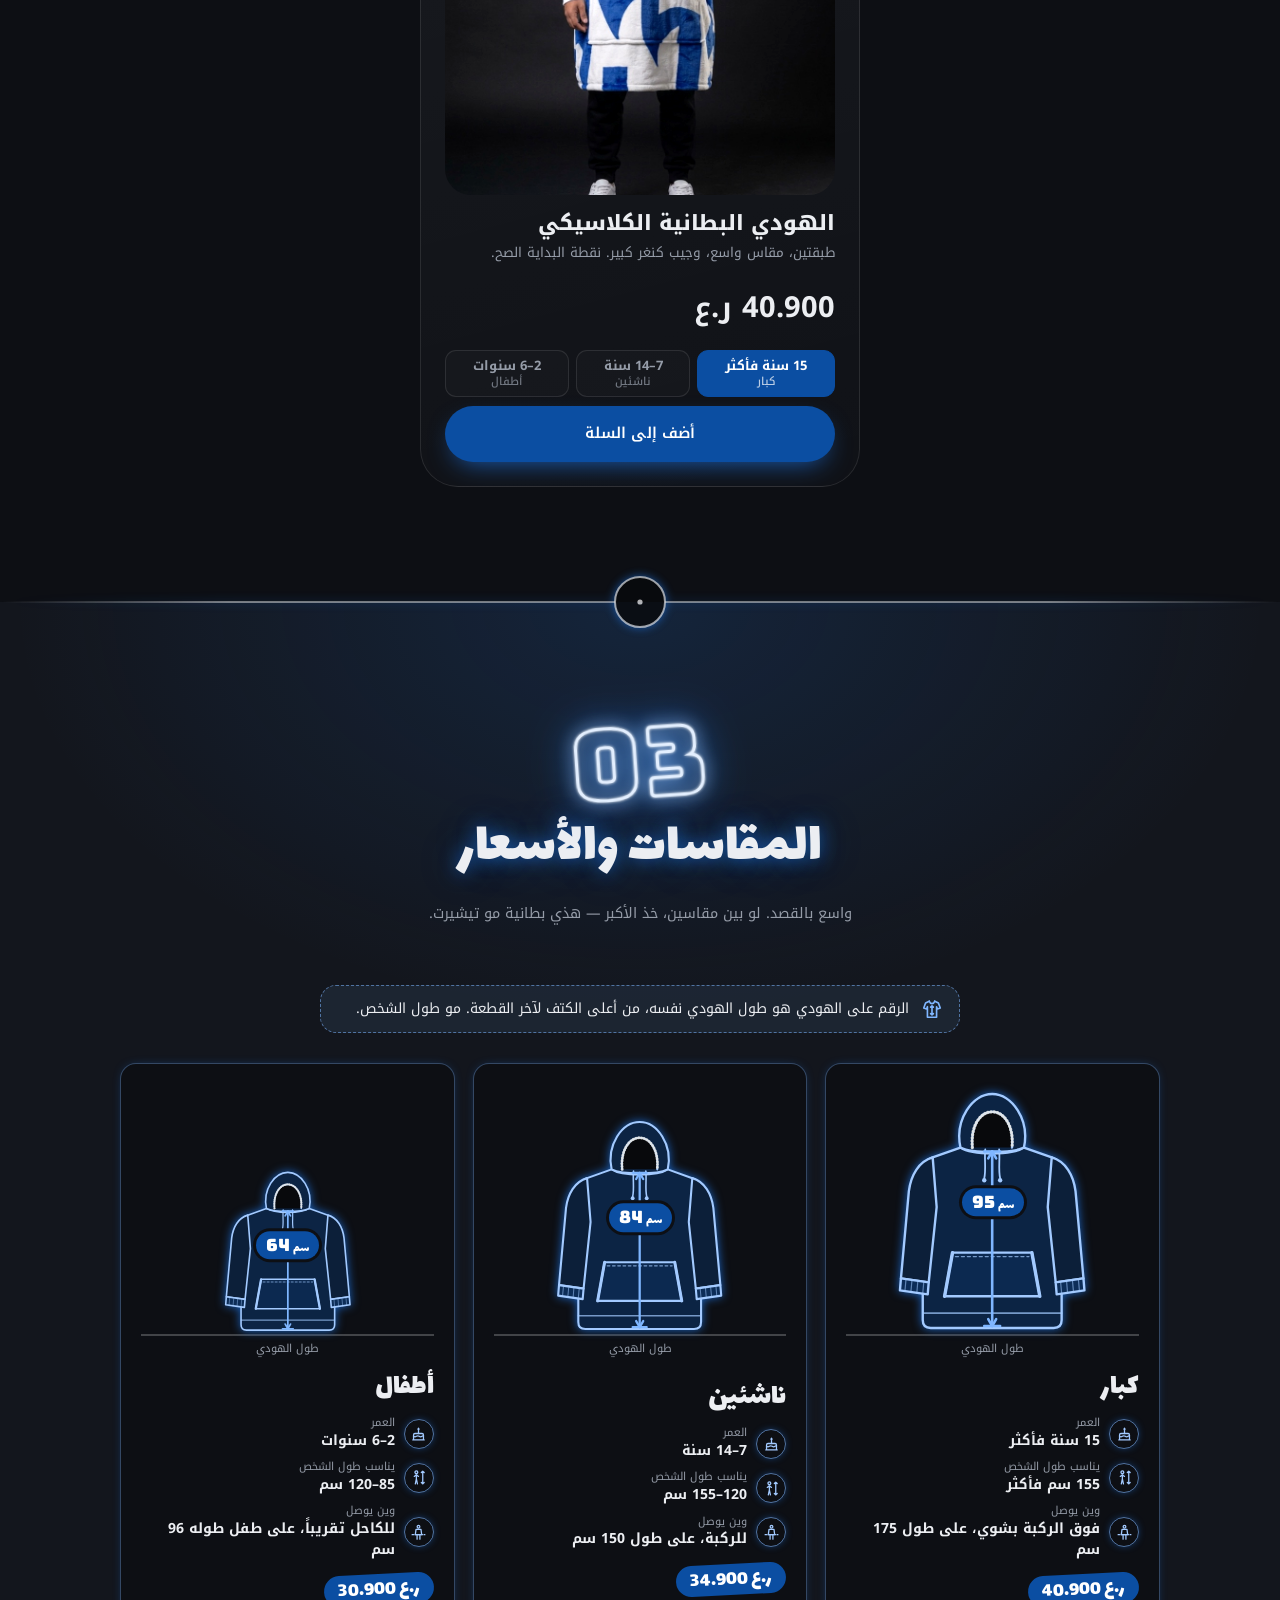
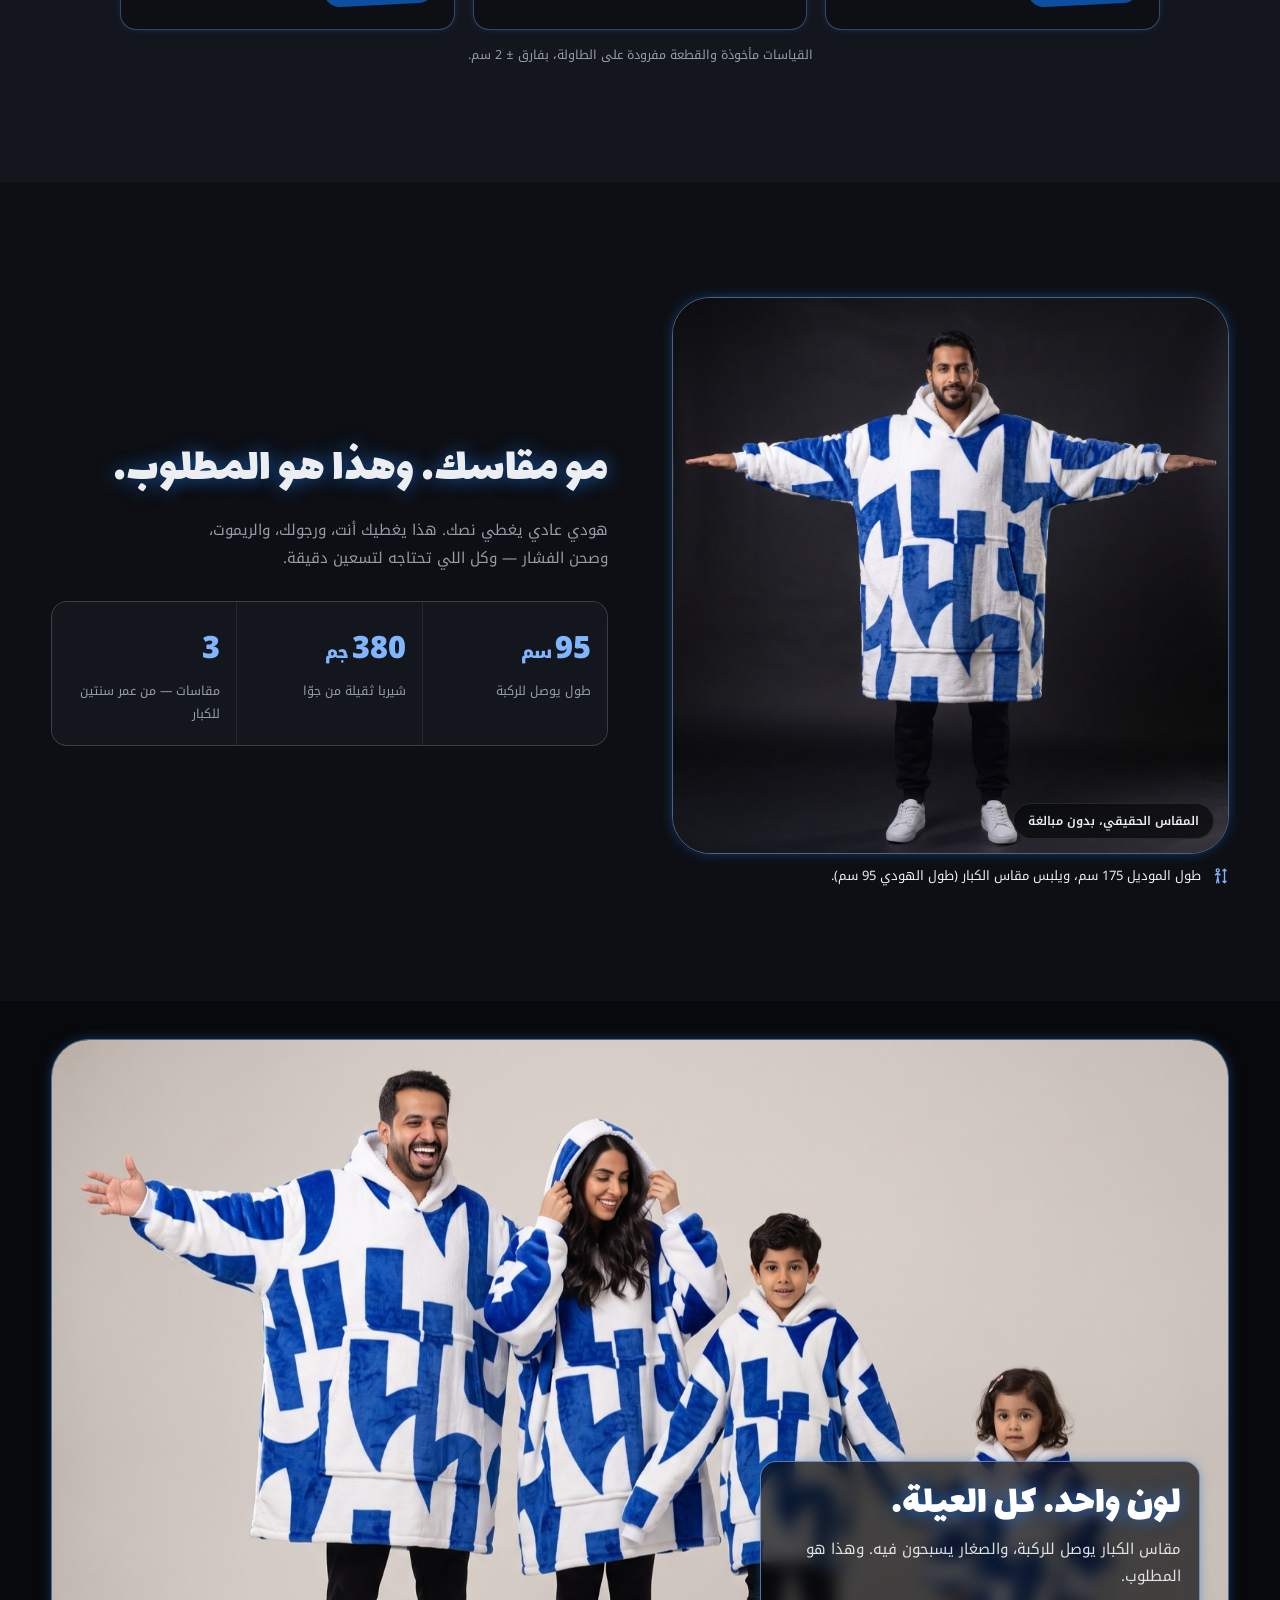
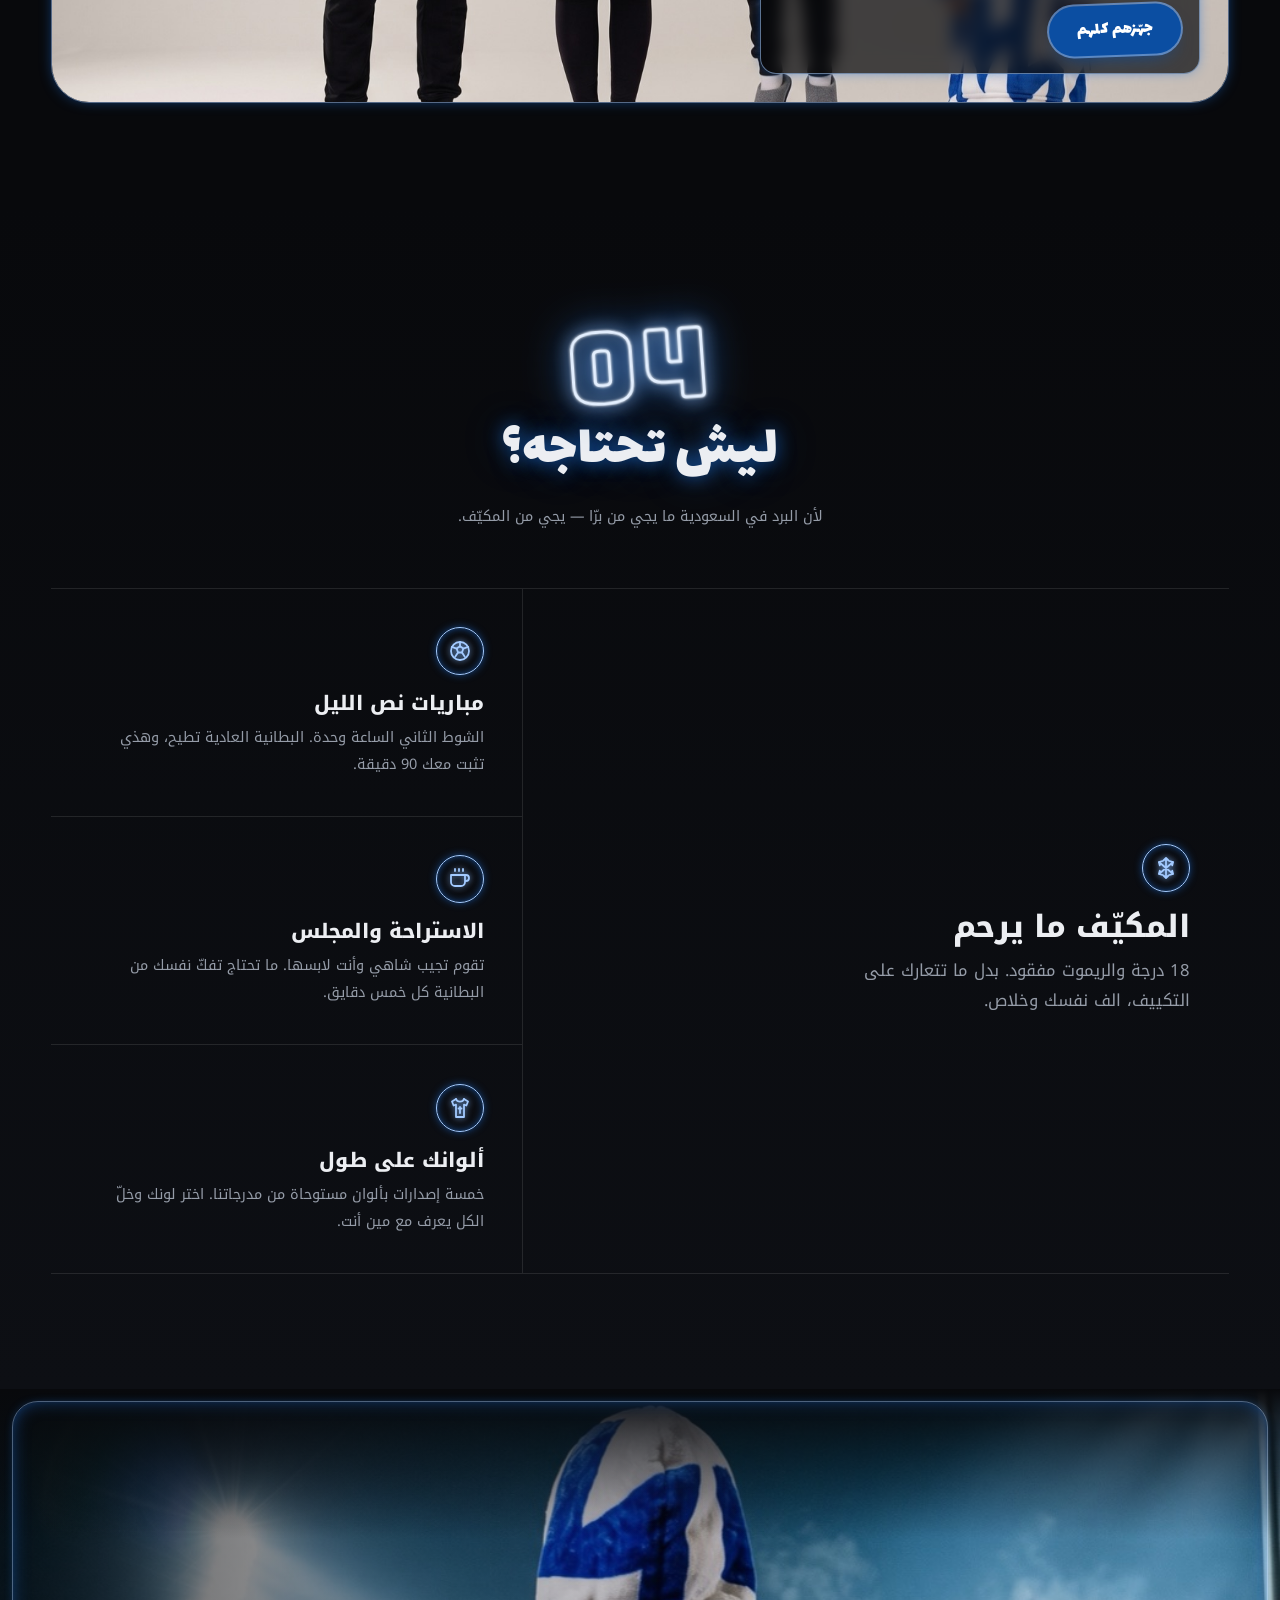
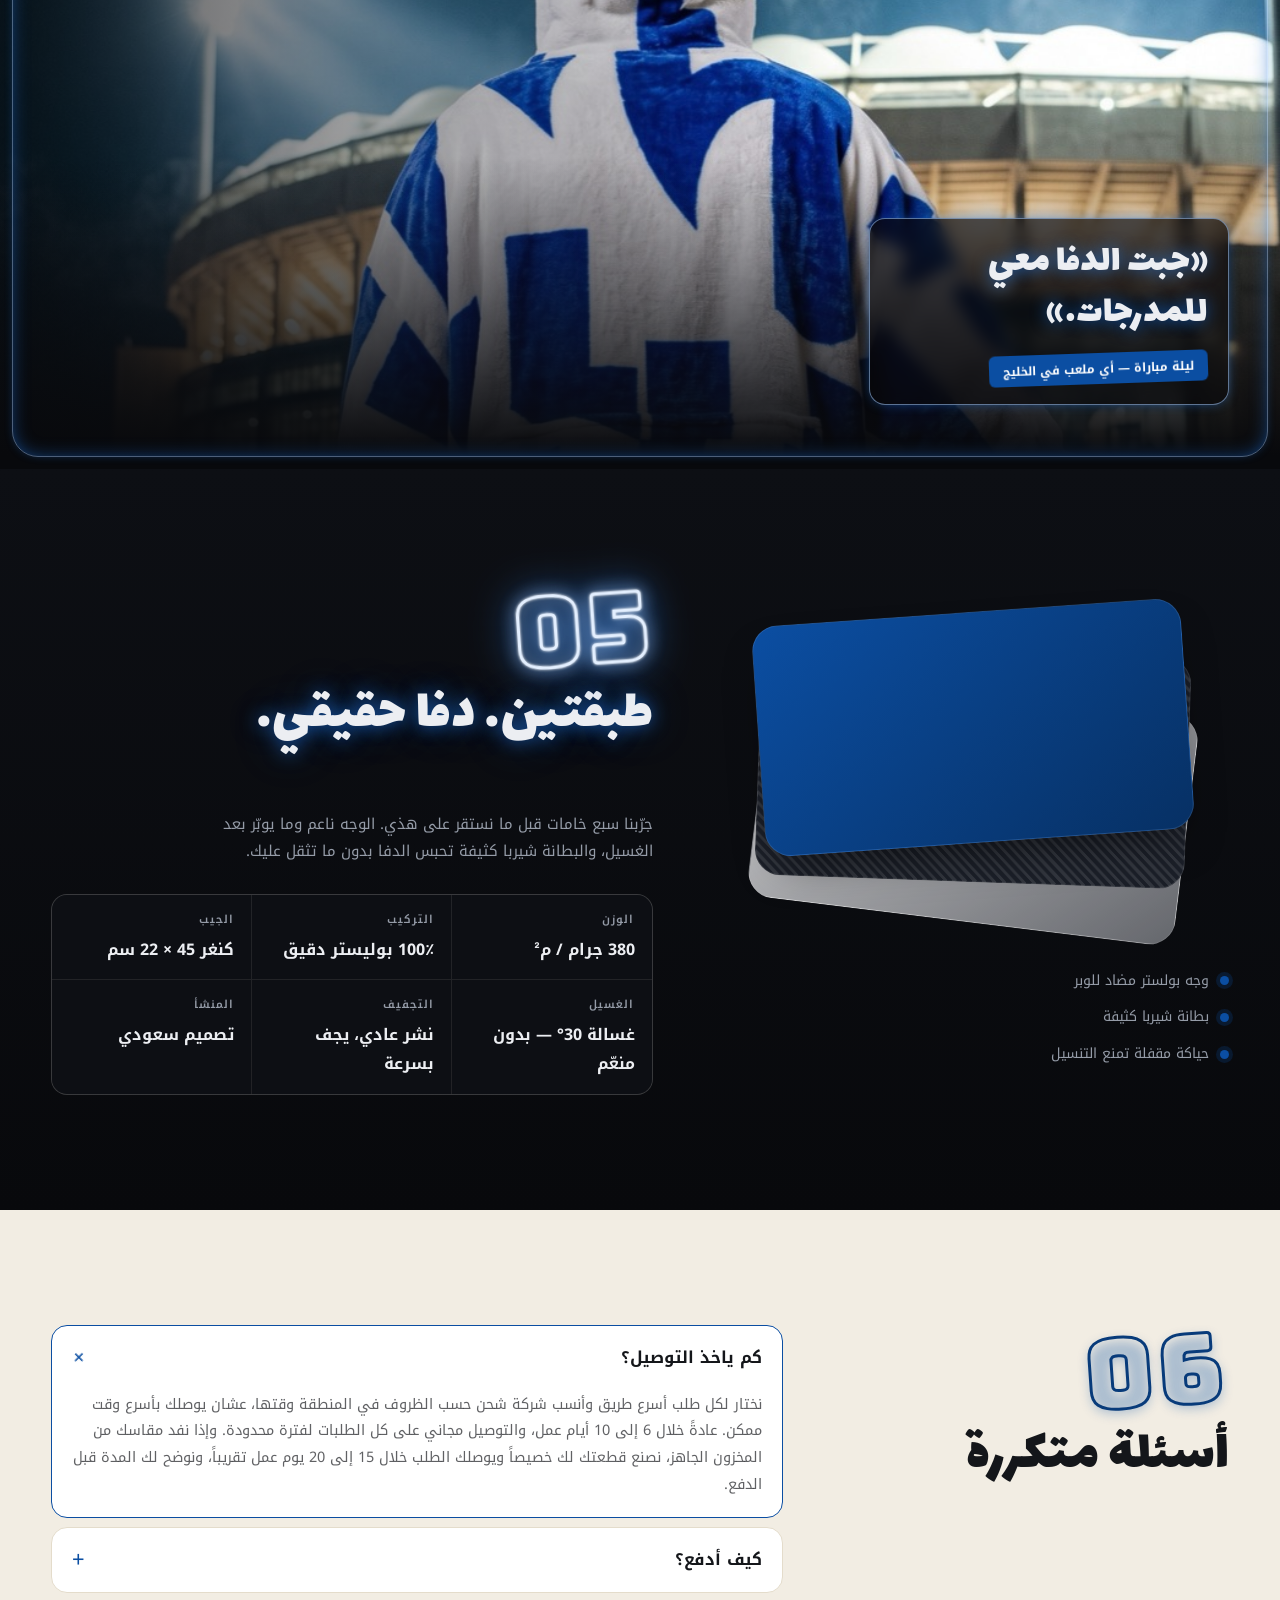
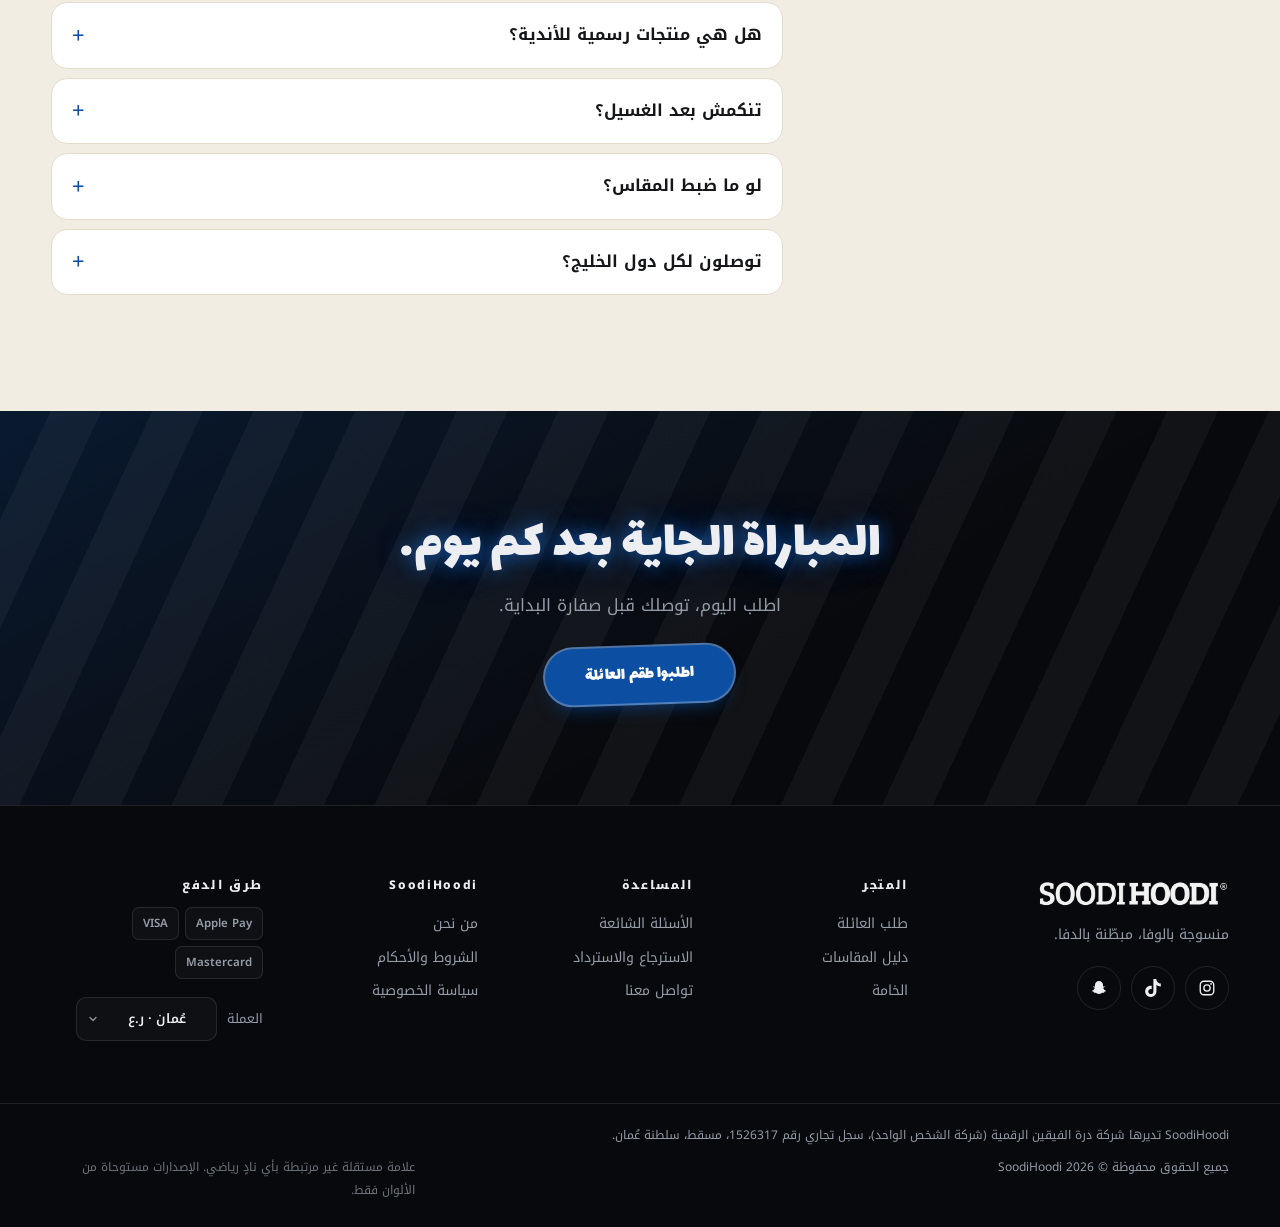
<file: c5/index.html>
<!doctype html>
<html lang="ar" dir="rtl">
<head>
<meta charset="utf-8">
<link rel="icon" href="/favicon.ico" sizes="48x48">
<link rel="icon" type="image/png" sizes="32x32" href="/img/favicon-32.png">
<link rel="apple-touch-icon" href="/img/apple-touch-icon.png">
<link rel="manifest" href="/site.webmanifest">
<meta name="robots" content="noindex">
<title>SoodiHoodi</title>
<meta http-equiv="refresh" content="0; url=/?utm_source=bag_card&amp;utm_medium=print&amp;utm_campaign=card_c5#bundle">
<link rel="canonical" href="https://soodihoodi.com/">
<script>location.replace('/?utm_source=bag_card&utm_medium=print&utm_campaign=card_c5#bundle');</script>
</head>
<body><a href="/?utm_source=bag_card&amp;utm_medium=print&amp;utm_campaign=card_c5#bundle">soodihoodi.com</a></body>
</html>
</file>
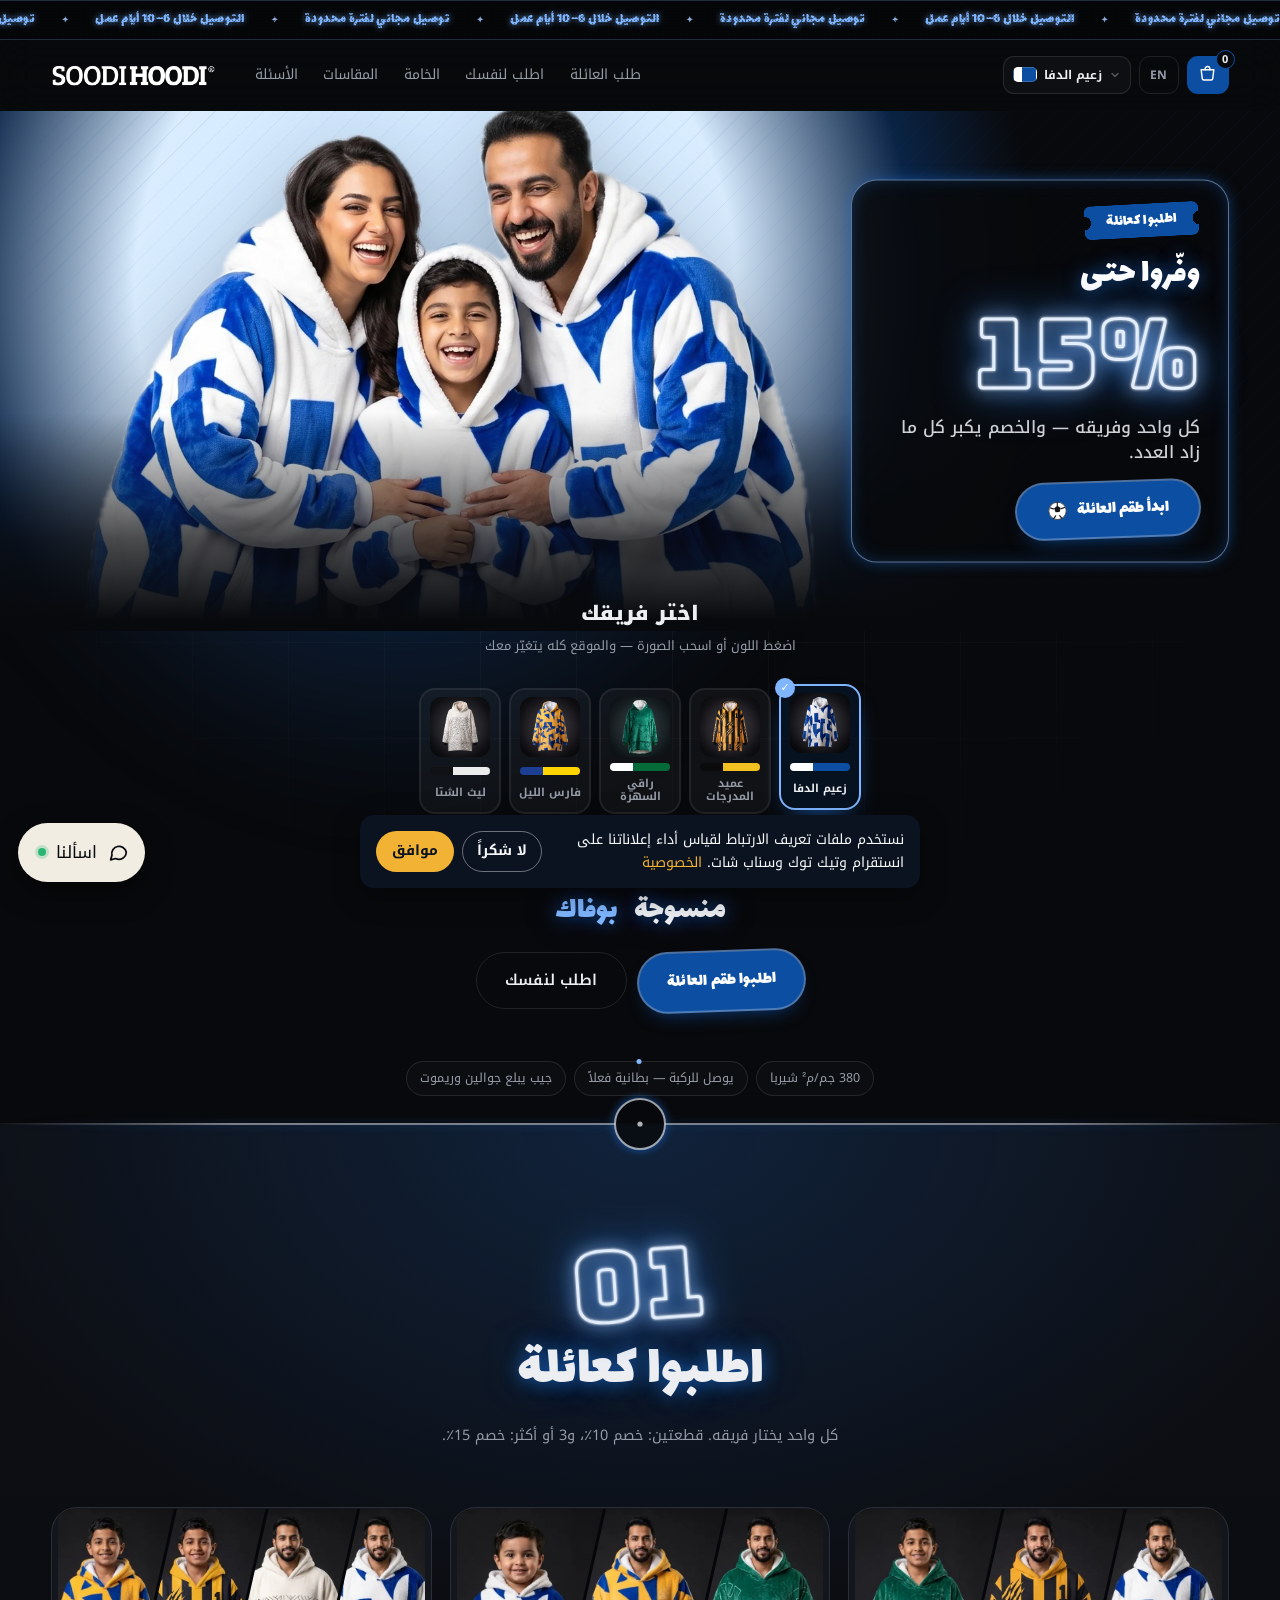
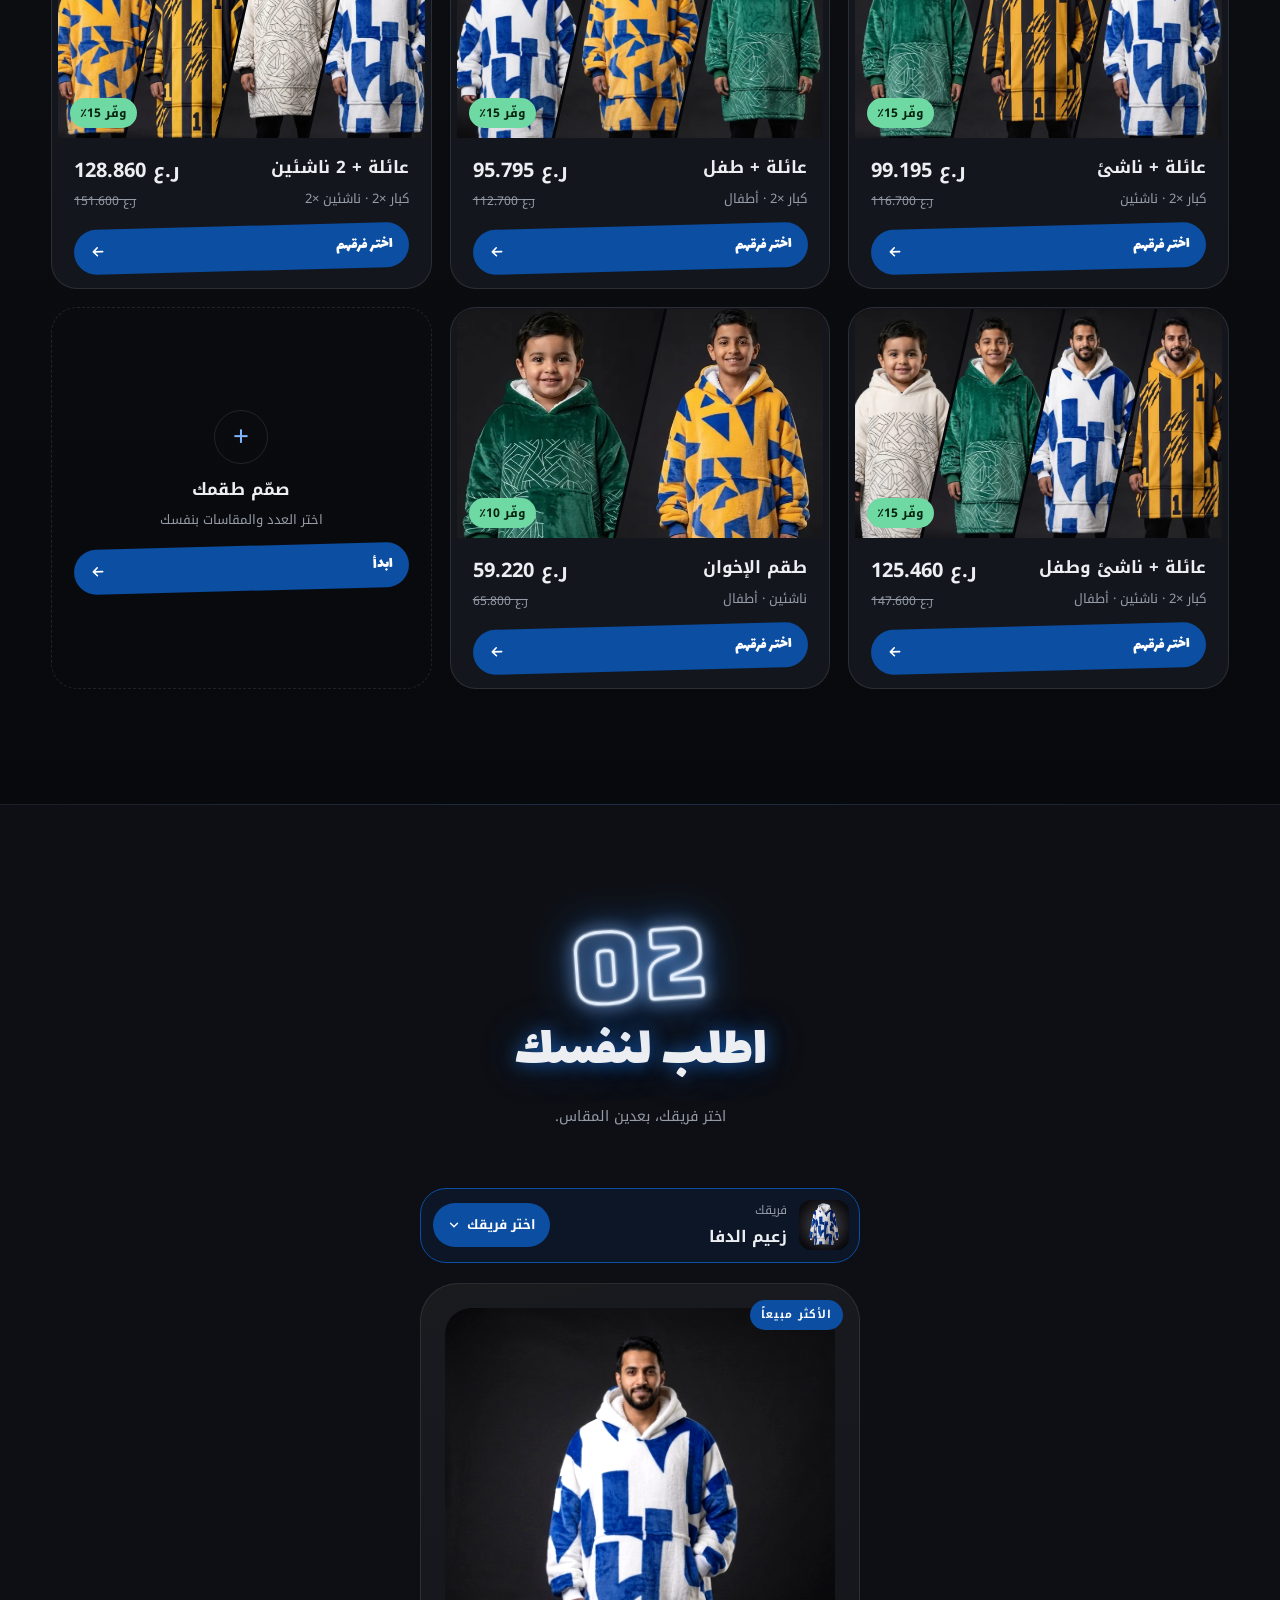
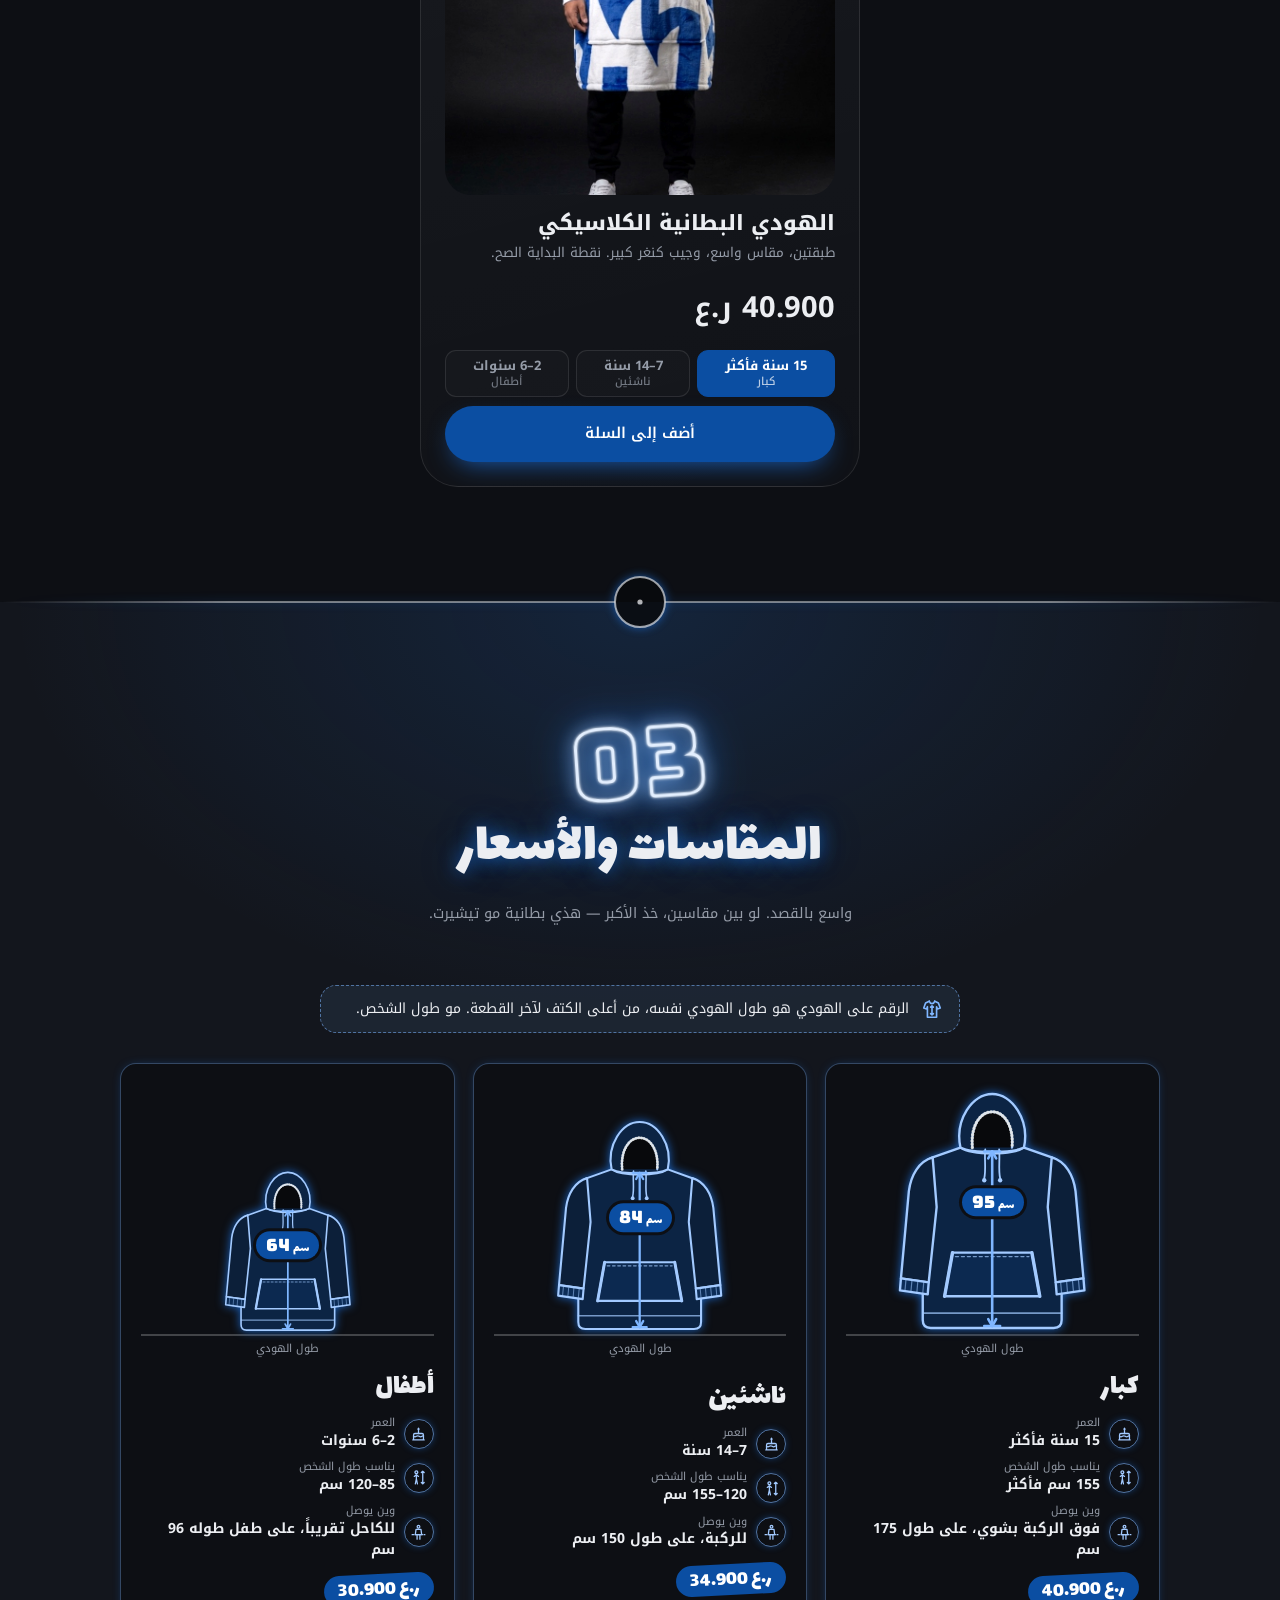
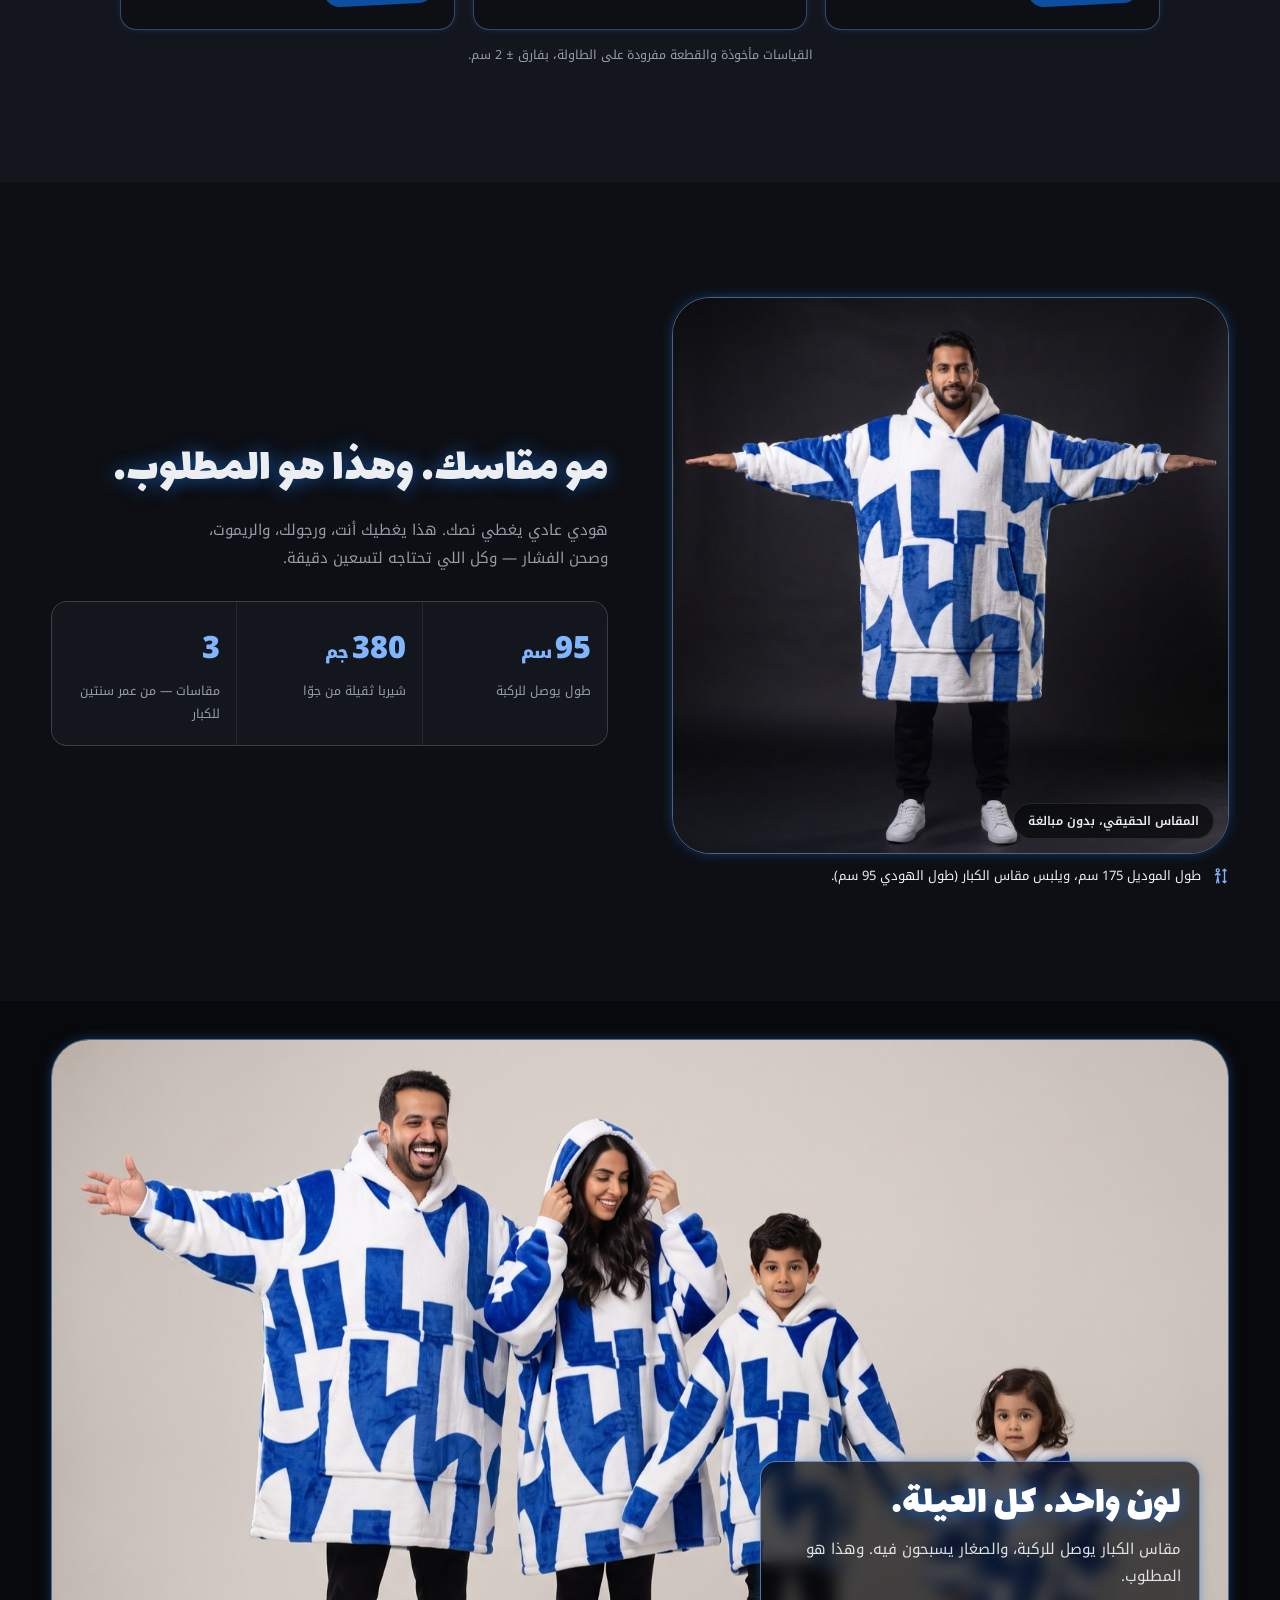
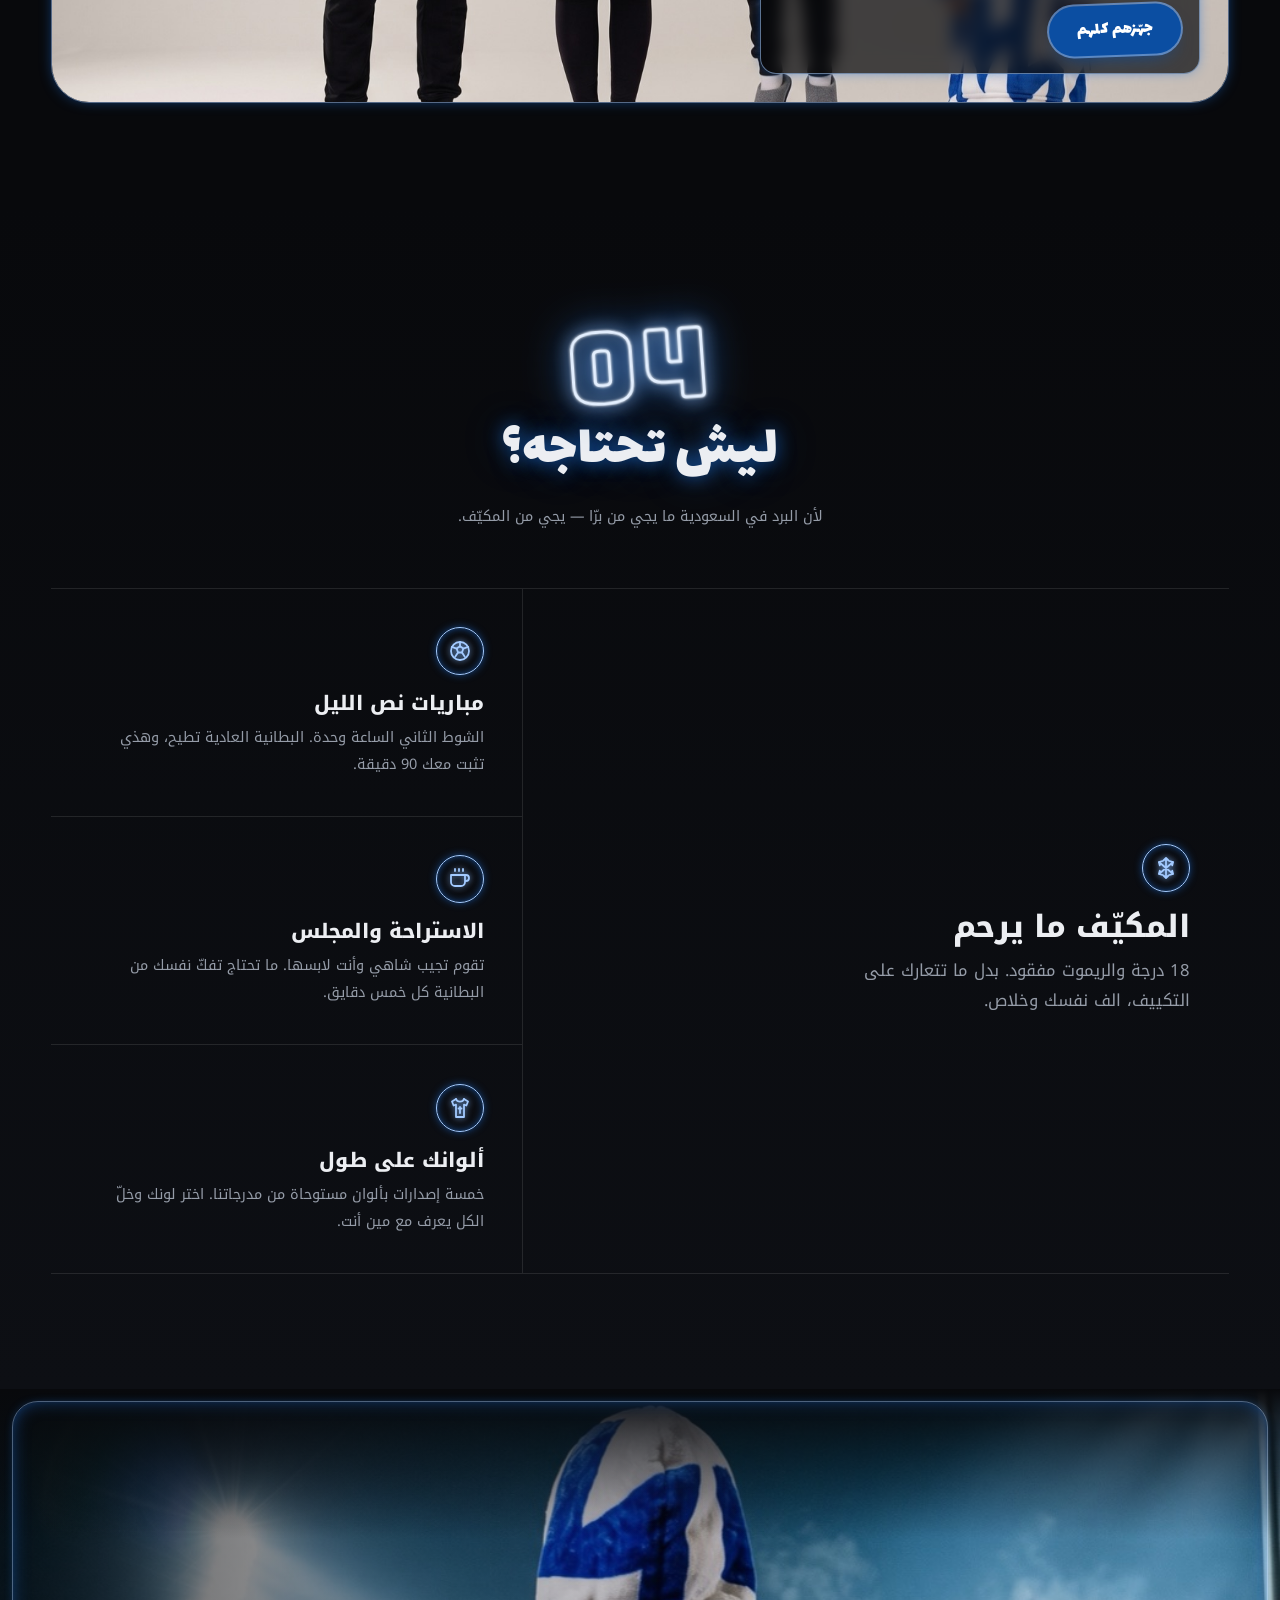
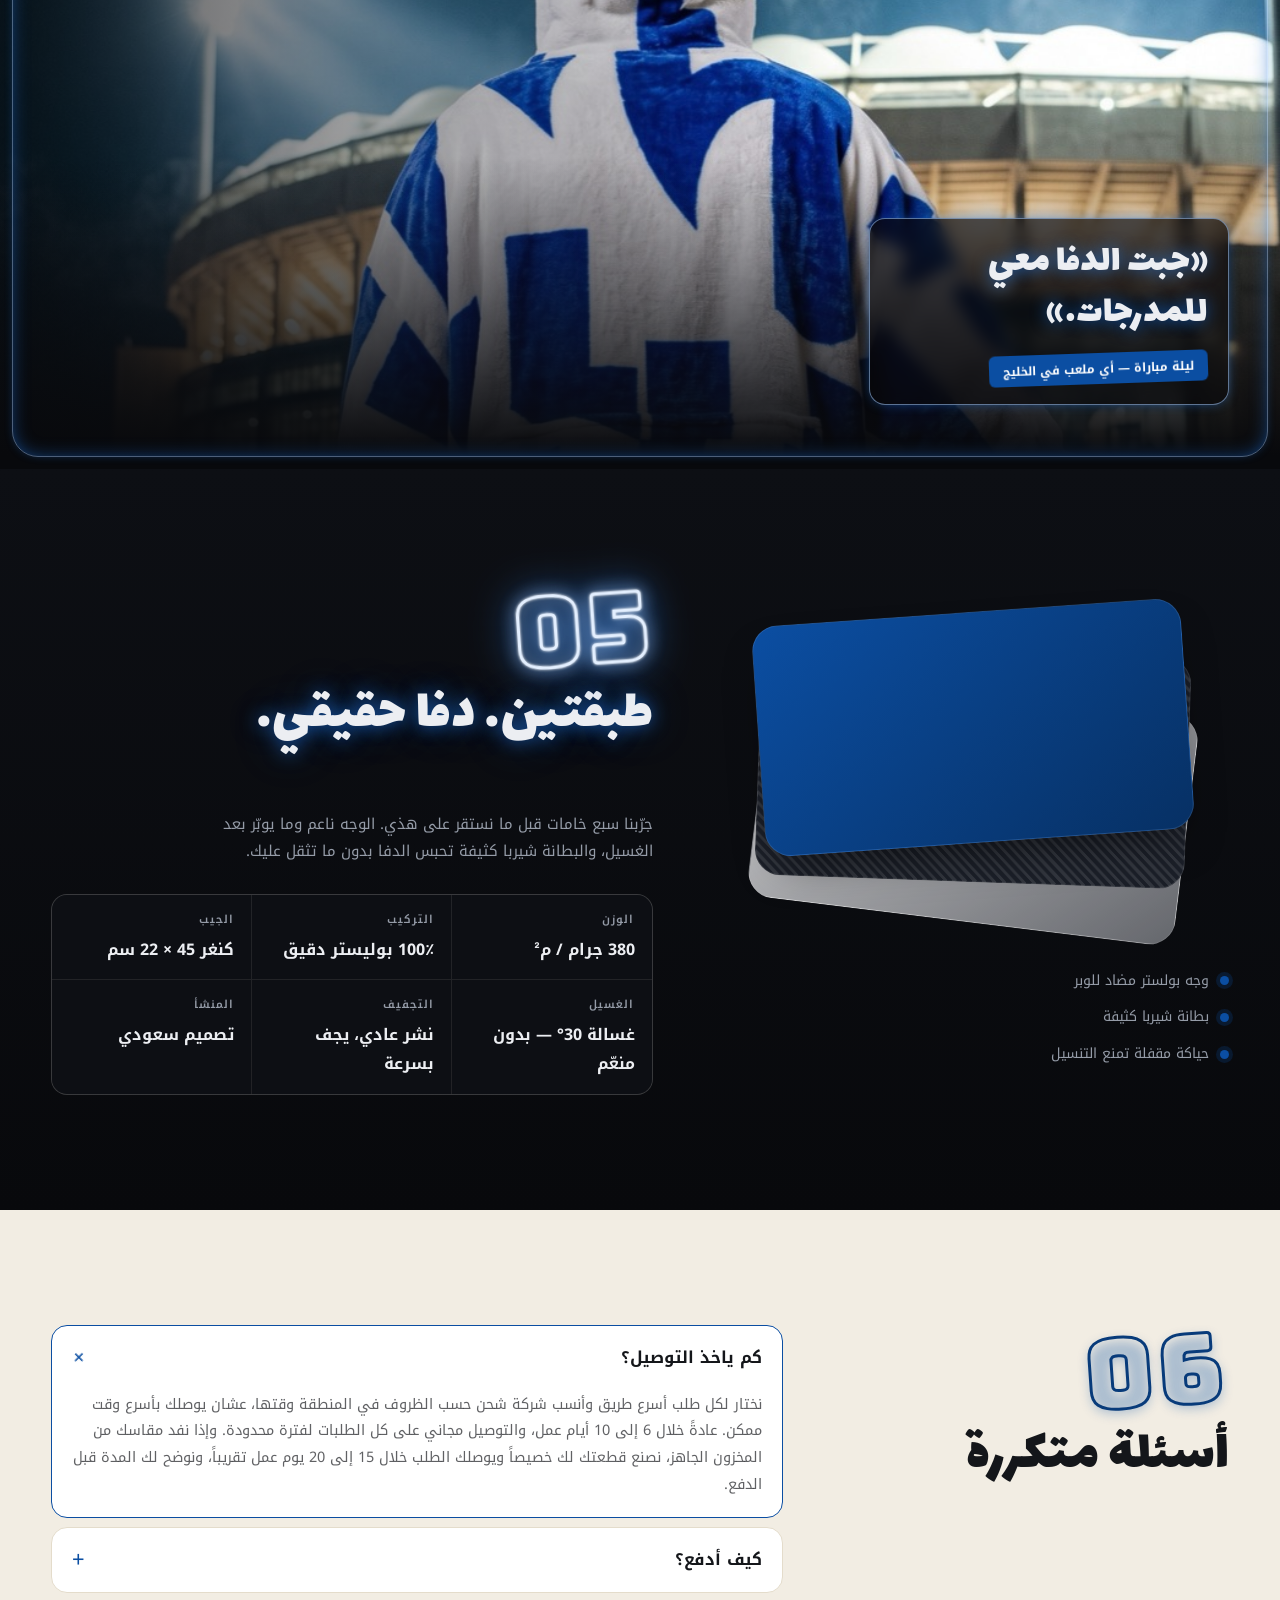
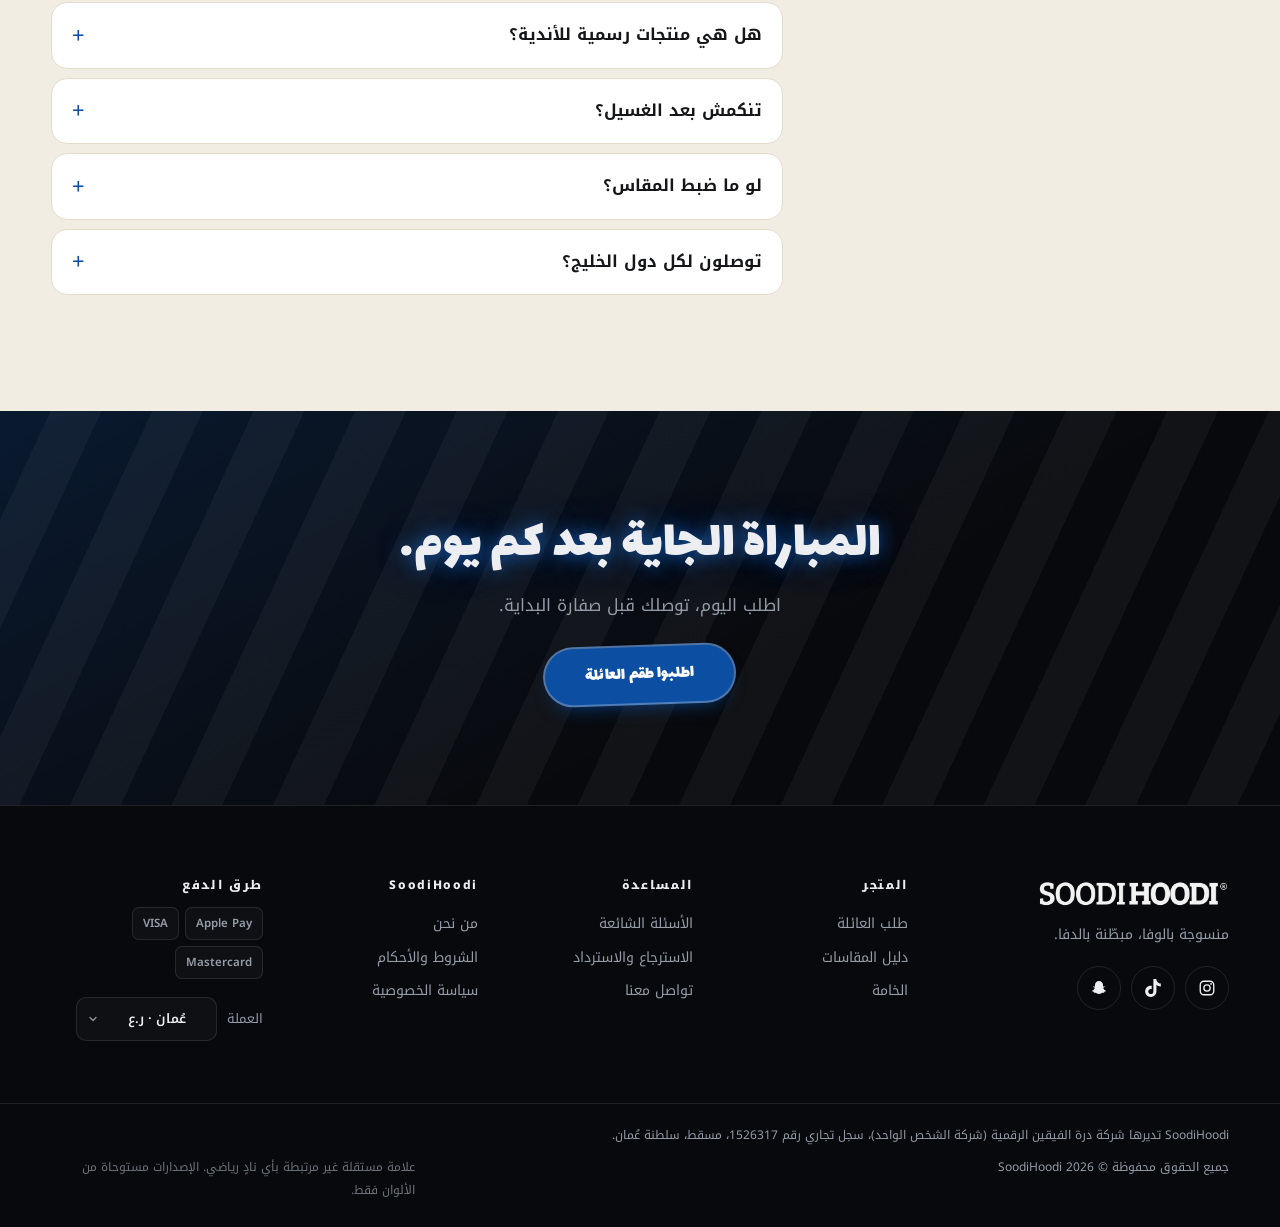
<file: card/index.html>
<!doctype html>
<html lang="ar" dir="rtl">
<head>
<meta charset="utf-8">
<link rel="icon" href="/favicon.ico" sizes="48x48">
<link rel="icon" type="image/png" sizes="32x32" href="/img/favicon-32.png">
<link rel="apple-touch-icon" href="/img/apple-touch-icon.png">
<link rel="manifest" href="/site.webmanifest">
<meta name="robots" content="noindex">
<title>SoodiHoodi</title>
<meta http-equiv="refresh" content="0; url=/?utm_source=bag_card&amp;utm_medium=print&amp;utm_campaign=bag_card_v1#bundle">
<link rel="canonical" href="https://soodihoodi.com/">
<script>location.replace('/?utm_source=bag_card&utm_medium=print&utm_campaign=bag_card_v1#bundle');</script>
</head>
<body><a href="/?utm_source=bag_card&amp;utm_medium=print&amp;utm_campaign=bag_card_v1#bundle">soodihoodi.com</a></body>
</html>
</file>
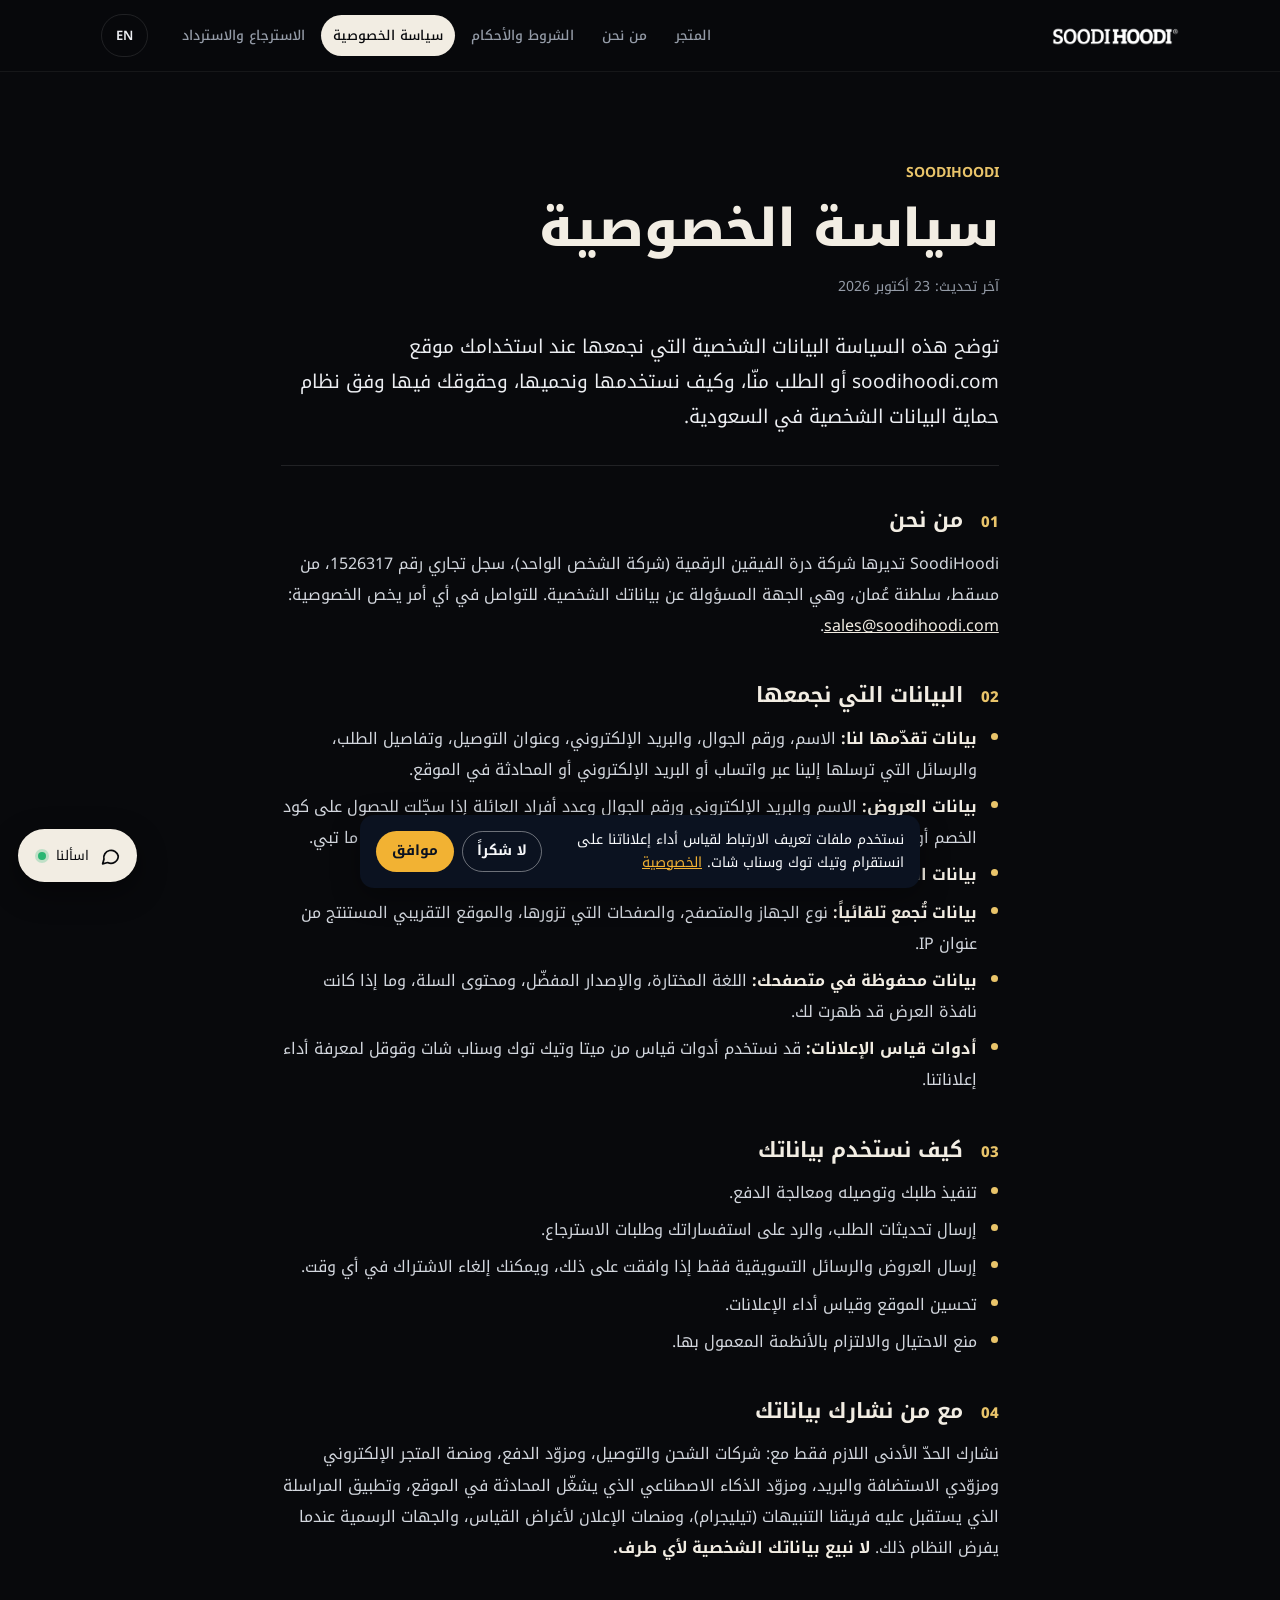
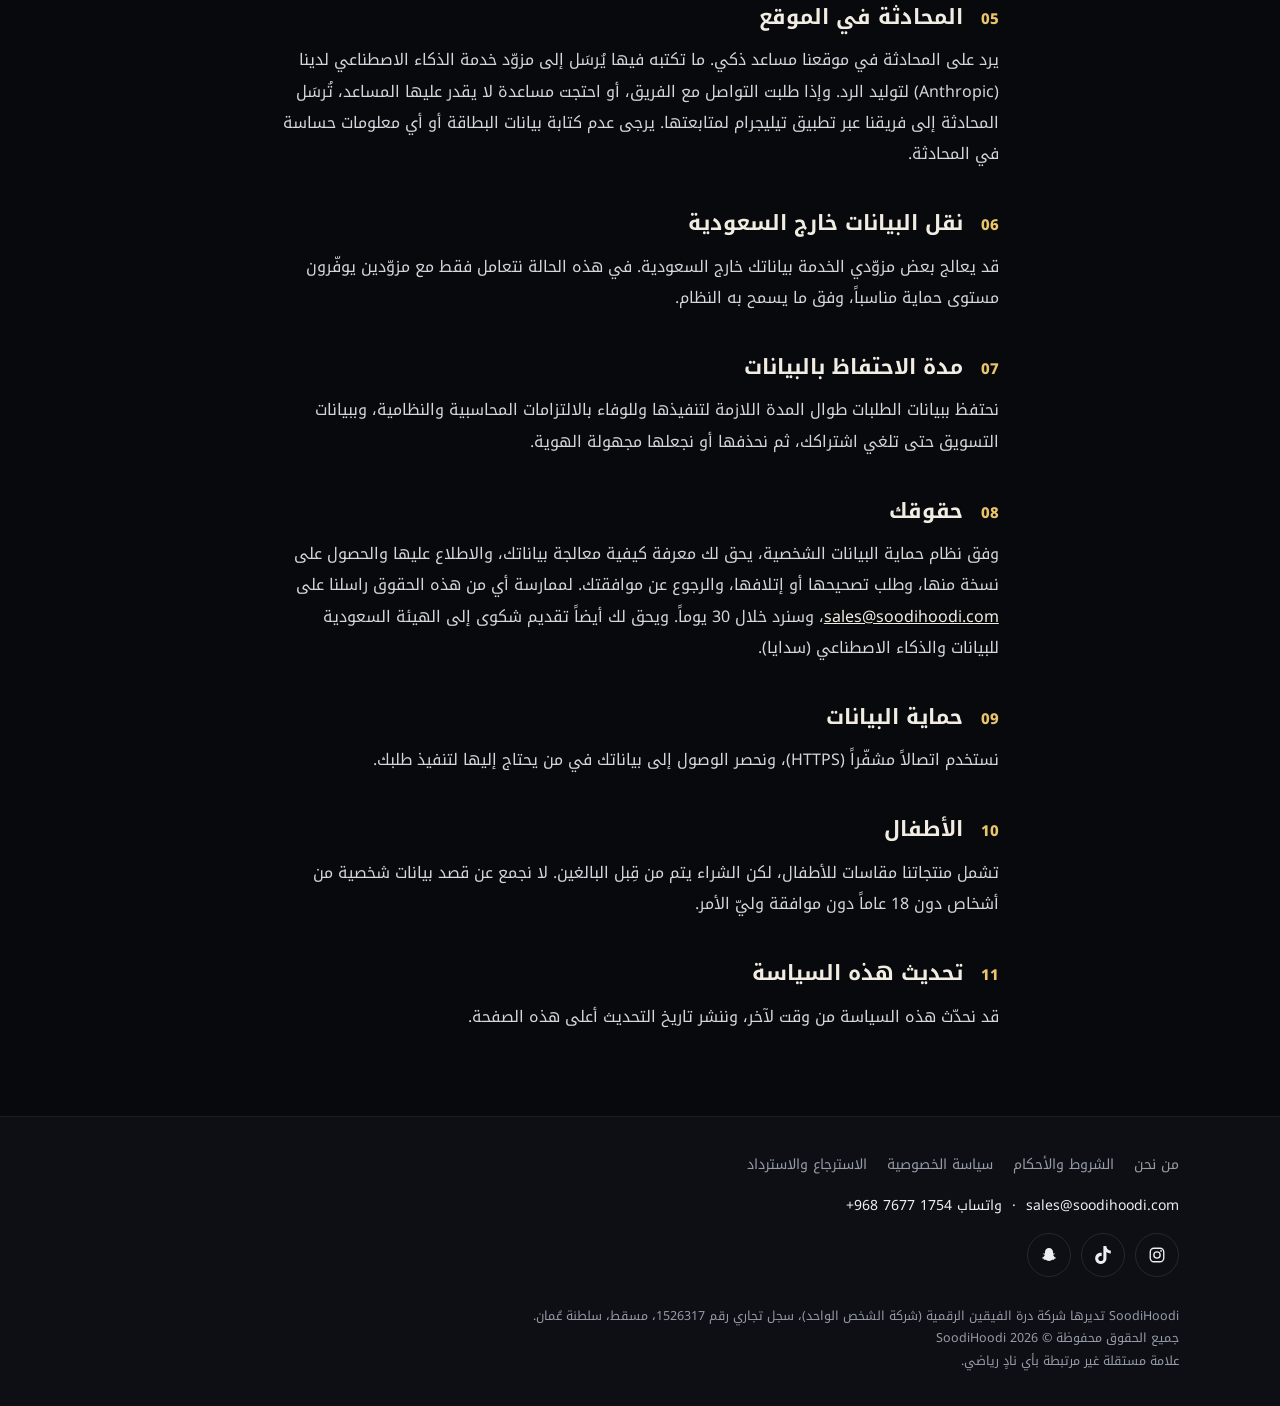
<file: privacy/index.html>
<!DOCTYPE html>
<html lang="ar" dir="rtl" data-lang="ar">
<head>
<meta charset="UTF-8">
<meta name="viewport" content="width=device-width, initial-scale=1, viewport-fit=cover">
<link rel="icon" href="/favicon.ico" sizes="48x48">
<link rel="icon" type="image/png" sizes="32x32" href="/img/favicon-32.png">
<link rel="apple-touch-icon" href="/img/apple-touch-icon.png">
<link rel="manifest" href="/site.webmanifest">
<title>سياسة الخصوصية | SoodiHoodi</title>
<meta name="description" content="This policy explains what personal data we collect when you use soodihoodi.com or order from us, how we use and protect it, and your rights under the Personal Data Protection Law of Saudi Arabia.">
<meta name="theme-color" content="#08090C">
<link rel="canonical" href="https://soodihoodi.com/privacy/">
<link rel="icon" href="/img/logo.png">
<script>(function(){try{if(localStorage.getItem("sh_lang")==="en"){var r=document.documentElement;r.setAttribute("data-lang","en");r.setAttribute("lang","en");r.setAttribute("dir","ltr");}}catch(e){}})();</script>
<link rel="preconnect" href="https://fonts.googleapis.com">
<link rel="preconnect" href="https://fonts.gstatic.com" crossorigin>
<link href="https://fonts.googleapis.com/css2?family=Noto+Kufi+Arabic:wght@400..800&family=Archivo:wght@400..800&display=swap" rel="stylesheet">
<link rel="stylesheet" href="/css/legal.css?v=3">
</head>
<body data-title-ar="سياسة الخصوصية | SoodiHoodi" data-title-en="Privacy Policy | SoodiHoodi">
<header class="lh">
  <div class="lh__in">
    <a class="lh__logo" href="/" aria-label="SoodiHoodi"><img src="/img/logo.png" alt="SoodiHoodi" width="1200" height="189"></a>
    <nav class="lh__nav" aria-label="Company">
      <a href="/"><span class="ar">المتجر</span><span class="en">Store</span></a>
      <a href="/about/"><span class="ar">من نحن</span><span class="en">About Us</span></a>
      <a href="/terms/"><span class="ar">الشروط والأحكام</span><span class="en">Terms and Conditions</span></a>
      <a href="/privacy/" aria-current="page"><span class="ar">سياسة الخصوصية</span><span class="en">Privacy Policy</span></a>
      <a href="/returns/"><span class="ar">الاسترجاع والاسترداد</span><span class="en">Returns and Refunds</span></a>
    </nav>
    <button class="lh__lang" id="langBtn" type="button" aria-label="Switch language"><span class="ar">EN</span><span class="en">ع</span></button>
  </div>
</header>

<main class="lp">
  <span class="kick">SoodiHoodi</span>
  <h1><span class="ar">سياسة الخصوصية</span><span class="en">Privacy Policy</span></h1>
  <p class="upd"><span class="ar">آخر تحديث: 23 أكتوبر 2026</span><span class="en">Last updated: 23 October 2026</span></p>
  <p class="lead"><span class="ar">توضح هذه السياسة البيانات الشخصية التي نجمعها عند استخدامك موقع soodihoodi.com أو الطلب منّا، وكيف نستخدمها ونحميها، وحقوقك فيها وفق نظام حماية البيانات الشخصية في السعودية.</span><span class="en">This policy explains what personal data we collect when you use soodihoodi.com or order from us, how we use and protect it, and your rights under the Personal Data Protection Law of Saudi Arabia.</span></p>
  <article class="doc ar" lang="ar" dir="rtl">
<h2><span class="n">01</span>من نحن</h2>
<p>SoodiHoodi تديرها شركة درة الفيقين الرقمية (شركة الشخص الواحد)، سجل تجاري رقم 1526317، من مسقط، سلطنة عُمان، وهي الجهة المسؤولة عن بياناتك الشخصية. للتواصل في أي أمر يخص الخصوصية: <a href="mailto:sales@soodihoodi.com">sales@soodihoodi.com</a>.</p>
<h2><span class="n">02</span>البيانات التي نجمعها</h2>
<ul><li><strong>بيانات تقدّمها لنا:</strong> الاسم، ورقم الجوال، والبريد الإلكتروني، وعنوان التوصيل، وتفاصيل الطلب، والرسائل التي ترسلها إلينا عبر واتساب أو البريد الإلكتروني أو المحادثة في الموقع.</li><li><strong>بيانات العروض:</strong> الاسم والبريد الإلكتروني ورقم الجوال وعدد أفراد العائلة إذا سجّلت للحصول على كود الخصم أو أخبارنا، لنرسل لك عروضاً تناسب عائلتك بالبريد والرسائل. تقدر تلغي الاشتراك متى ما تبي.</li><li><strong>بيانات الدفع:</strong> تُعالَج عبر مزوّد الدفع لدينا، ولا نطّلع على رقم بطاقتك كاملاً ولا نخزّنه.</li><li><strong>بيانات تُجمع تلقائياً:</strong> نوع الجهاز والمتصفح، والصفحات التي تزورها، والموقع التقريبي المستنتج من عنوان IP.</li><li><strong>بيانات محفوظة في متصفحك:</strong> اللغة المختارة، والإصدار المفضّل، ومحتوى السلة، وما إذا كانت نافذة العرض قد ظهرت لك.</li><li><strong>أدوات قياس الإعلانات:</strong> قد نستخدم أدوات قياس من ميتا وتيك توك وسناب شات وقوقل لمعرفة أداء إعلاناتنا.</li></ul>
<h2><span class="n">03</span>كيف نستخدم بياناتك</h2>
<ul><li>تنفيذ طلبك وتوصيله ومعالجة الدفع.</li><li>إرسال تحديثات الطلب، والرد على استفساراتك وطلبات الاسترجاع.</li><li>إرسال العروض والرسائل التسويقية فقط إذا وافقت على ذلك، ويمكنك إلغاء الاشتراك في أي وقت.</li><li>تحسين الموقع وقياس أداء الإعلانات.</li><li>منع الاحتيال والالتزام بالأنظمة المعمول بها.</li></ul>
<h2><span class="n">04</span>مع من نشارك بياناتك</h2>
<p>نشارك الحدّ الأدنى اللازم فقط مع: شركات الشحن والتوصيل، ومزوّد الدفع، ومنصة المتجر الإلكتروني ومزوّدي الاستضافة والبريد، ومزوّد الذكاء الاصطناعي الذي يشغّل المحادثة في الموقع، وتطبيق المراسلة الذي يستقبل عليه فريقنا التنبيهات (تيليجرام)، ومنصات الإعلان لأغراض القياس، والجهات الرسمية عندما يفرض النظام ذلك. <strong>لا نبيع بياناتك الشخصية لأي طرف.</strong></p>
<h2><span class="n">05</span>المحادثة في الموقع</h2>
<p>يرد على المحادثة في موقعنا مساعد ذكي. ما تكتبه فيها يُرسَل إلى مزوّد خدمة الذكاء الاصطناعي لدينا (Anthropic) لتوليد الرد. وإذا طلبت التواصل مع الفريق، أو احتجت مساعدة لا يقدر عليها المساعد، تُرسَل المحادثة إلى فريقنا عبر تطبيق تيليجرام لمتابعتها. يرجى عدم كتابة بيانات البطاقة أو أي معلومات حساسة في المحادثة.</p>
<h2><span class="n">06</span>نقل البيانات خارج السعودية</h2>
<p>قد يعالج بعض مزوّدي الخدمة بياناتك خارج السعودية. في هذه الحالة نتعامل فقط مع مزوّدين يوفّرون مستوى حماية مناسباً، وفق ما يسمح به النظام.</p>
<h2><span class="n">07</span>مدة الاحتفاظ بالبيانات</h2>
<p>نحتفظ ببيانات الطلبات طوال المدة اللازمة لتنفيذها وللوفاء بالالتزامات المحاسبية والنظامية، وببيانات التسويق حتى تلغي اشتراكك، ثم نحذفها أو نجعلها مجهولة الهوية.</p>
<h2><span class="n">08</span>حقوقك</h2>
<p>وفق نظام حماية البيانات الشخصية، يحق لك معرفة كيفية معالجة بياناتك، والاطلاع عليها والحصول على نسخة منها، وطلب تصحيحها أو إتلافها، والرجوع عن موافقتك. لممارسة أي من هذه الحقوق راسلنا على <a href="mailto:sales@soodihoodi.com">sales@soodihoodi.com</a>، وسنرد خلال 30 يوماً. ويحق لك أيضاً تقديم شكوى إلى الهيئة السعودية للبيانات والذكاء الاصطناعي (سدايا).</p>
<h2><span class="n">09</span>حماية البيانات</h2>
<p>نستخدم اتصالاً مشفّراً (HTTPS)، ونحصر الوصول إلى بياناتك في من يحتاج إليها لتنفيذ طلبك.</p>
<h2><span class="n">10</span>الأطفال</h2>
<p>تشمل منتجاتنا مقاسات للأطفال، لكن الشراء يتم من قِبل البالغين. لا نجمع عن قصد بيانات شخصية من أشخاص دون 18 عاماً دون موافقة وليّ الأمر.</p>
<h2><span class="n">11</span>تحديث هذه السياسة</h2>
<p>قد نحدّث هذه السياسة من وقت لآخر، وننشر تاريخ التحديث أعلى هذه الصفحة.</p>
  </article>
  <article class="doc en" lang="en" dir="ltr">
<h2><span class="n">01</span>Who we are</h2>
<p>SoodiHoodi, operated by Durrat Al-Faiqin Digital SPC (CR No. 1526317) from Muscat, Sultanate of Oman, is responsible for your personal data. For any privacy question, contact <a href="mailto:sales@soodihoodi.com">sales@soodihoodi.com</a>.</p>
<h2><span class="n">02</span>Data we collect</h2>
<ul><li><strong>Data you give us:</strong> your name, mobile number, email address, delivery address, order details, and messages you send us by WhatsApp, email or the chat on our website.</li><li><strong>Offer sign-ups:</strong> your name, email, mobile number and family size if you sign up for a discount code or our news, so we can send offers that suit your family by email and text. You can unsubscribe at any time.</li><li><strong>Payment data:</strong> processed by our payment provider. We never see or store your full card number.</li><li><strong>Data collected automatically:</strong> your device and browser type, the pages you visit, and your approximate location from your IP address.</li><li><strong>Data stored in your browser:</strong> your chosen language, favourite edition, cart contents, and whether our offer window has been shown to you.</li><li><strong>Advertising measurement:</strong> we may use measurement tools from Meta, TikTok, Snapchat and Google to see how our ads perform.</li></ul>
<h2><span class="n">03</span>How we use your data</h2>
<ul><li>To process, deliver and take payment for your order.</li><li>To send order updates and answer your questions and return requests.</li><li>To send offers and marketing messages only if you agree, and you can unsubscribe at any time.</li><li>To improve our website and measure our advertising.</li><li>To prevent fraud and comply with the law.</li></ul>
<h2><span class="n">04</span>Who we share it with</h2>
<p>We share only what is necessary with: shipping and delivery companies, our payment provider, our online store platform and hosting and email providers, the AI provider that runs our website chat, the messaging app our team receives notifications on (Telegram), advertising platforms for measurement, and authorities where the law requires it. <strong>We never sell your personal data.</strong></p>
<h2><span class="n">05</span>The chat on our website</h2>
<p>The chat on our website is answered by an AI assistant. What you type is sent to our AI service provider (Anthropic) to generate the reply. If you ask to speak to our team, or need help the assistant cannot give, the conversation is forwarded to our team through Telegram so we can follow up. Please do not type card details or other sensitive information in the chat.</p>
<h2><span class="n">06</span>Transfers outside Saudi Arabia</h2>
<p>Some of our service providers may process your data outside Saudi Arabia. When they do, we only work with providers that offer an appropriate level of protection, as the law allows.</p>
<h2><span class="n">07</span>How long we keep it</h2>
<p>We keep order data for as long as needed to fulfil your order and meet our accounting and legal obligations, and marketing data until you unsubscribe. After that we delete it or make it anonymous.</p>
<h2><span class="n">08</span>Your rights</h2>
<p>Under the Personal Data Protection Law you have the right to know how your data is processed, to access it and obtain a copy, to ask us to correct or destroy it, and to withdraw your consent. To use any of these rights, email <a href="mailto:sales@soodihoodi.com">sales@soodihoodi.com</a> and we will reply within 30 days. You may also complain to the Saudi Data and Artificial Intelligence Authority (SDAIA).</p>
<h2><span class="n">09</span>Security</h2>
<p>We use an encrypted connection (HTTPS) and limit access to your data to the people who need it to fulfil your order.</p>
<h2><span class="n">10</span>Children</h2>
<p>Our range includes children's sizes, but purchases are made by adults. We do not knowingly collect personal data from anyone under 18 without a parent's or guardian's consent.</p>
<h2><span class="n">11</span>Changes to this policy</h2>
<p>We may update this policy from time to time and will show the date of the latest update at the top of this page.</p>
  </article>
</main>

<footer class="lf">
  <div class="lf__in">
    <div>
      <div class="lf__links"><a href="/about/"><span class="ar">من نحن</span><span class="en">About Us</span></a><a href="/terms/"><span class="ar">الشروط والأحكام</span><span class="en">Terms and Conditions</span></a><a href="/privacy/"><span class="ar">سياسة الخصوصية</span><span class="en">Privacy Policy</span></a><a href="/returns/"><span class="ar">الاسترجاع والاسترداد</span><span class="en">Returns and Refunds</span></a></div>
      <p class="lf__c"><a href="mailto:sales@soodihoodi.com">sales@soodihoodi.com</a> &nbsp;·&nbsp; <span class="ar">واتساب</span><span class="en">WhatsApp</span> <a href="https://wa.me/96876771754" dir="ltr">+968 7677 1754</a></p>
      <div class="socials">
        <a href="https://www.instagram.com/soodihoodi/" target="_blank" rel="noopener" aria-label="Instagram"><svg viewBox="0 0 24 24" aria-hidden="true"><rect x="3" y="3" width="18" height="18" rx="5" fill="none" stroke="currentColor" stroke-width="1.8"/><circle cx="12" cy="12" r="4.2" fill="none" stroke="currentColor" stroke-width="1.8"/><circle cx="17.4" cy="6.6" r="1.2" fill="currentColor"/></svg></a>
        <a href="https://www.tiktok.com/@soodihoodi.official" target="_blank" rel="noopener" aria-label="TikTok"><svg viewBox="0 0 24 24" aria-hidden="true"><path fill="currentColor" d="M12.525.02c1.31-.02 2.61-.01 3.91-.02.08 1.53.63 3.09 1.75 4.17 1.12 1.11 2.7 1.62 4.24 1.79v4.03c-1.44-.05-2.89-.35-4.2-.97-.57-.26-1.1-.59-1.62-.93-.01 2.92.01 5.84-.02 8.75-.08 1.4-.54 2.79-1.35 3.94-1.31 1.92-3.58 3.17-5.91 3.21-1.43.08-2.86-.31-4.08-1.03-2.02-1.19-3.44-3.37-3.65-5.71-.02-.5-.03-1-.01-1.49.18-1.9 1.12-3.72 2.58-4.96 1.66-1.44 3.98-2.13 6.15-1.72.02 1.48-.04 2.96-.04 4.44-.99-.32-2.15-.23-3.02.37-.63.41-1.11 1.04-1.36 1.75-.21.51-.15 1.07-.14 1.61.24 1.64 1.82 3.02 3.5 2.87 1.12-.01 2.19-.67 2.77-1.61.19-.33.4-.67.41-1.06.1-1.79.06-3.57.07-5.36.01-4.03-.01-8.05.02-12.07z"/></svg></a>
        <a href="https://www.snapchat.com/@soodihoodi" target="_blank" rel="noopener" aria-label="Snapchat"><svg viewBox="0 0 24 24" aria-hidden="true"><path fill="currentColor" d="M12 2.5c-3.1 0-5.4 2.3-5.4 5.5v2.2l-1.5-.5c-.5-.1-.9.4-.6.8.4.5 1.2.8 1.9 1-.4 1.6-1.7 3.3-3.6 4-.4.2-.4.7 0 .9.8.3 1.6.4 2 .6.2.5.2 1.1.6 1.3.5.2 1.2-.1 2.1 0 1.1.2 2 1.7 4.5 1.7s3.4-1.5 4.5-1.7c.9-.1 1.6.2 2.1 0 .4-.2.4-.8.6-1.3.4-.2 1.2-.3 2-.6.4-.2.4-.7 0-.9-1.9-.7-3.2-2.4-3.6-4 .7-.2 1.5-.5 1.9-1 .3-.4-.1-.9-.6-.8l-1.5.5V8c0-3.2-2.3-5.5-5.4-5.5z"/></svg></a>
      </div>
    </div>
    <div>
      <small><span class="ar">SoodiHoodi تديرها شركة درة الفيقين الرقمية (شركة الشخص الواحد)، سجل تجاري رقم 1526317، مسقط، سلطنة عُمان.</span><span class="en">SoodiHoodi is operated by Durrat Al-Faiqin Digital SPC, CR No. 1526317, Muscat, Sultanate of Oman.</span></small>
      <small><span class="ar">جميع الحقوق محفوظة © 2026 SoodiHoodi</span><span class="en">© 2026 SoodiHoodi. All rights reserved.</span></small>
      <small><span class="ar">علامة مستقلة غير مرتبطة بأي نادٍ رياضي.</span><span class="en">An independent brand, unaffiliated with any football club.</span></small>
    </div>
  </div>
</footer>
<script src="/js/legal.js?v=1"></script>
<script src="/js/track.js?v=1" defer></script>
<script src="/js/chat.js?v=5" defer></script>
</body>
</html>
</file>
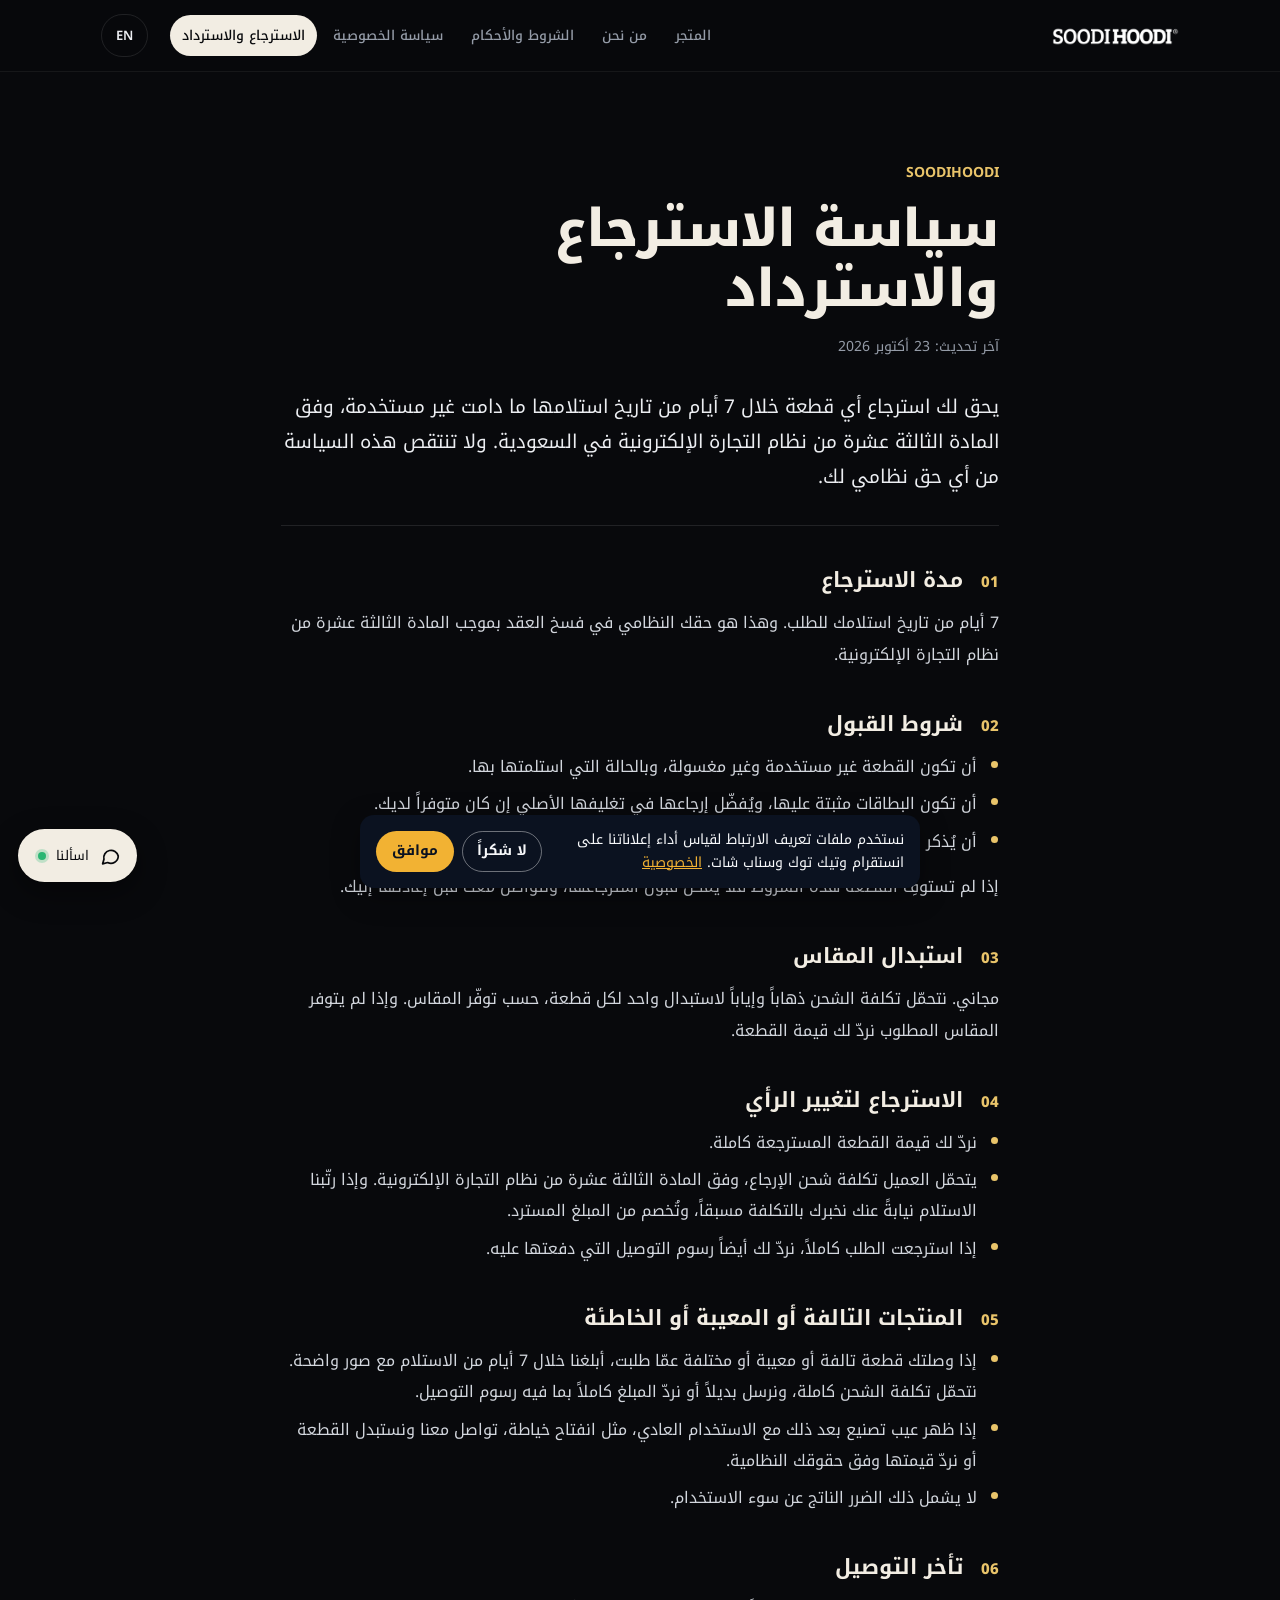
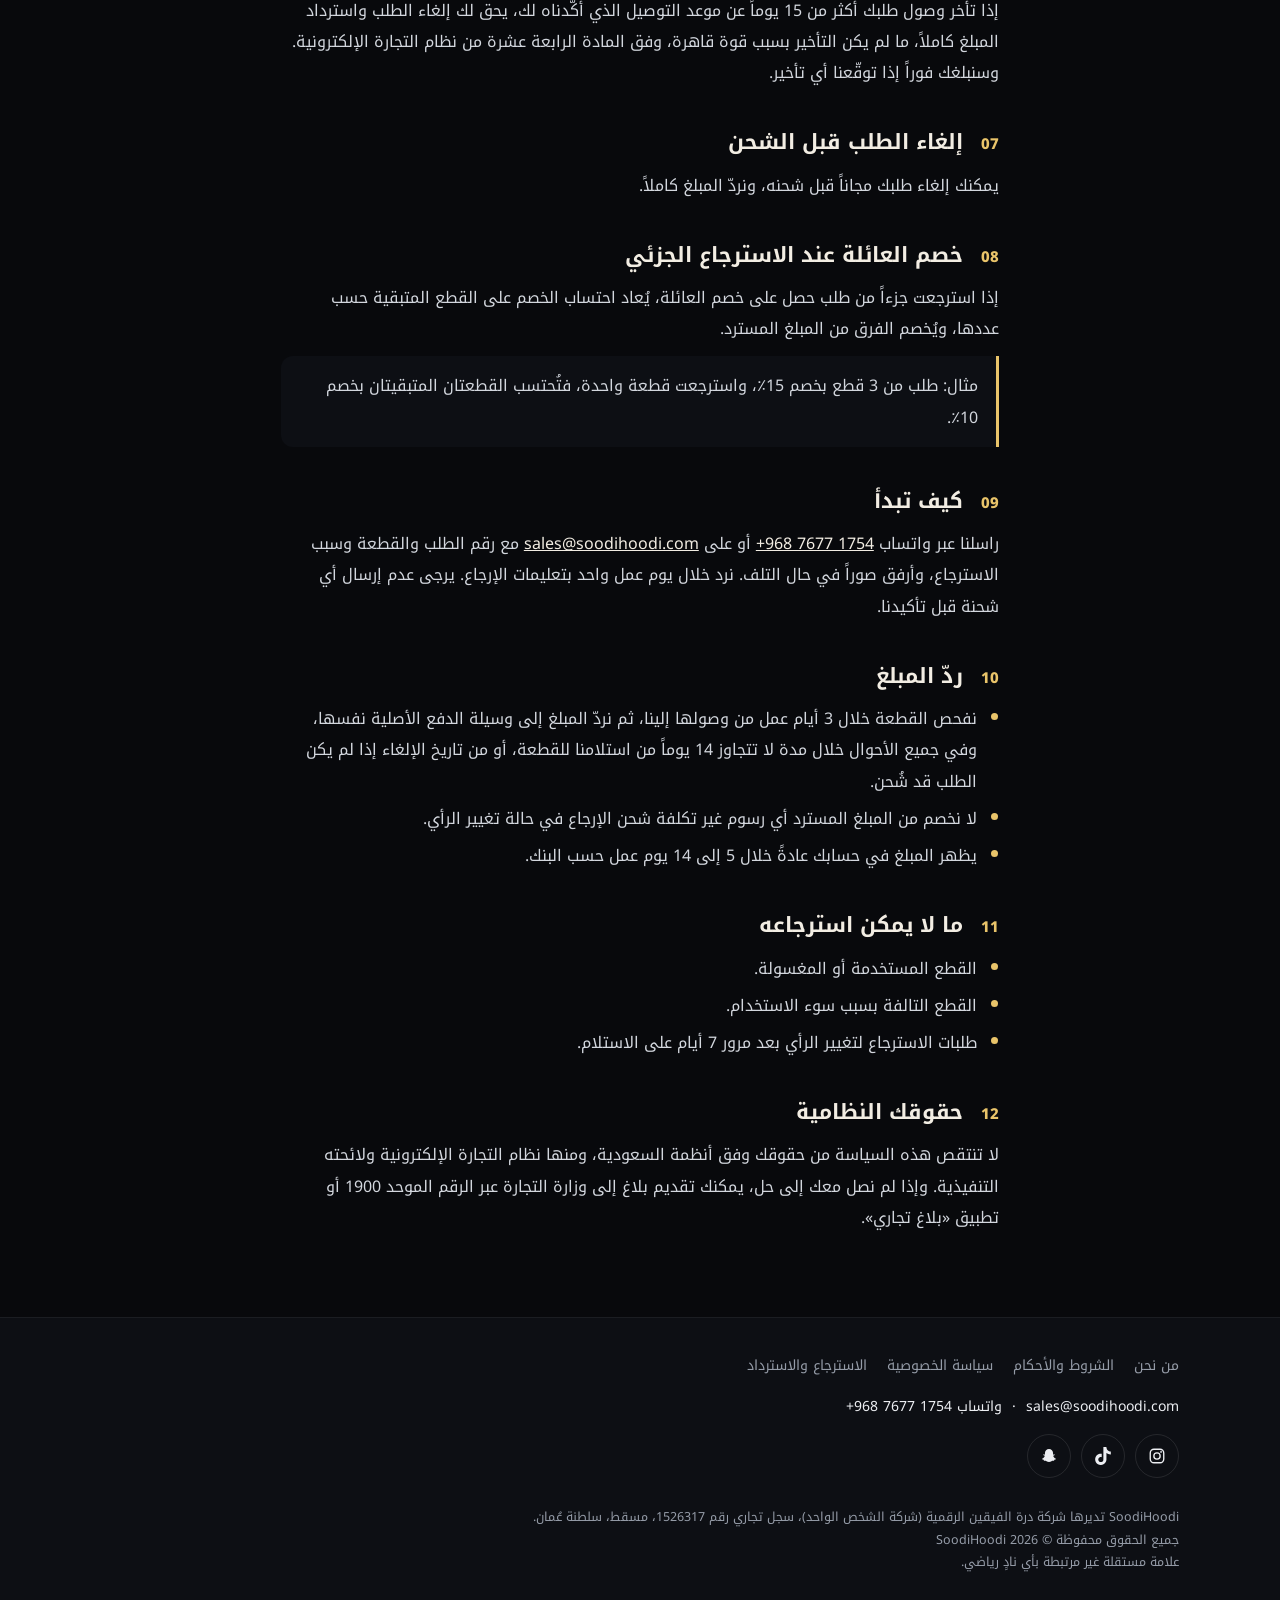
<file: returns/index.html>
<!DOCTYPE html>
<html lang="ar" dir="rtl" data-lang="ar">
<head>
<meta charset="UTF-8">
<meta name="viewport" content="width=device-width, initial-scale=1, viewport-fit=cover">
<link rel="icon" href="/favicon.ico" sizes="48x48">
<link rel="icon" type="image/png" sizes="32x32" href="/img/favicon-32.png">
<link rel="apple-touch-icon" href="/img/apple-touch-icon.png">
<link rel="manifest" href="/site.webmanifest">
<title>سياسة الاسترجاع والاسترداد | SoodiHoodi</title>
<meta name="description" content="You can return any item within 7 days of receiving it, as long as it has not been used, in line with Article 13 of the E-Commerce Law of Saudi Arabia. This policy does not reduce any of your statutory rights.">
<meta name="theme-color" content="#08090C">
<link rel="canonical" href="https://soodihoodi.com/returns/">
<link rel="icon" href="/img/logo.png">
<script>(function(){try{if(localStorage.getItem("sh_lang")==="en"){var r=document.documentElement;r.setAttribute("data-lang","en");r.setAttribute("lang","en");r.setAttribute("dir","ltr");}}catch(e){}})();</script>
<link rel="preconnect" href="https://fonts.googleapis.com">
<link rel="preconnect" href="https://fonts.gstatic.com" crossorigin>
<link href="https://fonts.googleapis.com/css2?family=Noto+Kufi+Arabic:wght@400..800&family=Archivo:wght@400..800&display=swap" rel="stylesheet">
<link rel="stylesheet" href="/css/legal.css?v=3">
</head>
<body data-title-ar="سياسة الاسترجاع والاسترداد | SoodiHoodi" data-title-en="Return and Refund Policy | SoodiHoodi">
<header class="lh">
  <div class="lh__in">
    <a class="lh__logo" href="/" aria-label="SoodiHoodi"><img src="/img/logo.png" alt="SoodiHoodi" width="1200" height="189"></a>
    <nav class="lh__nav" aria-label="Company">
      <a href="/"><span class="ar">المتجر</span><span class="en">Store</span></a>
      <a href="/about/"><span class="ar">من نحن</span><span class="en">About Us</span></a>
      <a href="/terms/"><span class="ar">الشروط والأحكام</span><span class="en">Terms and Conditions</span></a>
      <a href="/privacy/"><span class="ar">سياسة الخصوصية</span><span class="en">Privacy Policy</span></a>
      <a href="/returns/" aria-current="page"><span class="ar">الاسترجاع والاسترداد</span><span class="en">Returns and Refunds</span></a>
    </nav>
    <button class="lh__lang" id="langBtn" type="button" aria-label="Switch language"><span class="ar">EN</span><span class="en">ع</span></button>
  </div>
</header>

<main class="lp">
  <span class="kick">SoodiHoodi</span>
  <h1><span class="ar">سياسة الاسترجاع والاسترداد</span><span class="en">Return and Refund Policy</span></h1>
  <p class="upd"><span class="ar">آخر تحديث: 23 أكتوبر 2026</span><span class="en">Last updated: 23 October 2026</span></p>
  <p class="lead"><span class="ar">يحق لك استرجاع أي قطعة خلال 7 أيام من تاريخ استلامها ما دامت غير مستخدمة، وفق المادة الثالثة عشرة من نظام التجارة الإلكترونية في السعودية. ولا تنتقص هذه السياسة من أي حق نظامي لك.</span><span class="en">You can return any item within 7 days of receiving it, as long as it has not been used, in line with Article 13 of the E-Commerce Law of Saudi Arabia. This policy does not reduce any of your statutory rights.</span></p>
  <article class="doc ar" lang="ar" dir="rtl">
<h2><span class="n">01</span>مدة الاسترجاع</h2>
<p>7 أيام من تاريخ استلامك للطلب. وهذا هو حقك النظامي في فسخ العقد بموجب المادة الثالثة عشرة من نظام التجارة الإلكترونية.</p>
<h2><span class="n">02</span>شروط القبول</h2>
<ul><li>أن تكون القطعة غير مستخدمة وغير مغسولة، وبالحالة التي استلمتها بها.</li><li>أن تكون البطاقات مثبتة عليها، ويُفضّل إرجاعها في تغليفها الأصلي إن كان متوفراً لديك.</li><li>أن يُذكر رقم الطلب.</li></ul><p>إذا لم تستوفِ القطعة هذه الشروط فلا يمكن قبول استرجاعها، ونتواصل معك قبل إعادتها إليك.</p>
<h2><span class="n">03</span>استبدال المقاس</h2>
<p>مجاني. نتحمّل تكلفة الشحن ذهاباً وإياباً لاستبدال واحد لكل قطعة، حسب توفّر المقاس. وإذا لم يتوفر المقاس المطلوب نردّ لك قيمة القطعة.</p>
<h2><span class="n">04</span>الاسترجاع لتغيير الرأي</h2>
<ul><li>نردّ لك قيمة القطعة المسترجعة كاملة.</li><li>يتحمّل العميل تكلفة شحن الإرجاع، وفق المادة الثالثة عشرة من نظام التجارة الإلكترونية. وإذا رتّبنا الاستلام نيابةً عنك نخبرك بالتكلفة مسبقاً، وتُخصم من المبلغ المسترد.</li><li>إذا استرجعت الطلب كاملاً، نردّ لك أيضاً رسوم التوصيل التي دفعتها عليه.</li></ul>
<h2><span class="n">05</span>المنتجات التالفة أو المعيبة أو الخاطئة</h2>
<ul><li>إذا وصلتك قطعة تالفة أو معيبة أو مختلفة عمّا طلبت، أبلغنا خلال 7 أيام من الاستلام مع صور واضحة. نتحمّل تكلفة الشحن كاملة، ونرسل بديلاً أو نردّ المبلغ كاملاً بما فيه رسوم التوصيل.</li><li>إذا ظهر عيب تصنيع بعد ذلك مع الاستخدام العادي، مثل انفتاح خياطة، تواصل معنا ونستبدل القطعة أو نردّ قيمتها وفق حقوقك النظامية.</li><li>لا يشمل ذلك الضرر الناتج عن سوء الاستخدام.</li></ul>
<h2><span class="n">06</span>تأخر التوصيل</h2>
<p>إذا تأخر وصول طلبك أكثر من 15 يوماً عن موعد التوصيل الذي أكّدناه لك، يحق لك إلغاء الطلب واسترداد المبلغ كاملاً، ما لم يكن التأخير بسبب قوة قاهرة، وفق المادة الرابعة عشرة من نظام التجارة الإلكترونية. وسنبلغك فوراً إذا توقّعنا أي تأخير.</p>
<h2><span class="n">07</span>إلغاء الطلب قبل الشحن</h2>
<p>يمكنك إلغاء طلبك مجاناً قبل شحنه، ونردّ المبلغ كاملاً.</p>
<h2><span class="n">08</span>خصم العائلة عند الاسترجاع الجزئي</h2>
<p>إذا استرجعت جزءاً من طلب حصل على خصم العائلة، يُعاد احتساب الخصم على القطع المتبقية حسب عددها، ويُخصم الفرق من المبلغ المسترد.</p><p class="note">مثال: طلب من 3 قطع بخصم 15٪، واسترجعت قطعة واحدة، فتُحتسب القطعتان المتبقيتان بخصم 10٪.</p>
<h2><span class="n">09</span>كيف تبدأ</h2>
<p>راسلنا عبر واتساب <a href="https://wa.me/96876771754" dir="ltr">+968 7677 1754</a> أو على <a href="mailto:sales@soodihoodi.com">sales@soodihoodi.com</a> مع رقم الطلب والقطعة وسبب الاسترجاع، وأرفق صوراً في حال التلف. نرد خلال يوم عمل واحد بتعليمات الإرجاع. يرجى عدم إرسال أي شحنة قبل تأكيدنا.</p>
<h2><span class="n">10</span>ردّ المبلغ</h2>
<ul><li>نفحص القطعة خلال 3 أيام عمل من وصولها إلينا، ثم نردّ المبلغ إلى وسيلة الدفع الأصلية نفسها، وفي جميع الأحوال خلال مدة لا تتجاوز 14 يوماً من استلامنا للقطعة، أو من تاريخ الإلغاء إذا لم يكن الطلب قد شُحن.</li><li>لا نخصم من المبلغ المسترد أي رسوم غير تكلفة شحن الإرجاع في حالة تغيير الرأي.</li><li>يظهر المبلغ في حسابك عادةً خلال 5 إلى 14 يوم عمل حسب البنك.</li></ul>
<h2><span class="n">11</span>ما لا يمكن استرجاعه</h2>
<ul><li>القطع المستخدمة أو المغسولة.</li><li>القطع التالفة بسبب سوء الاستخدام.</li><li>طلبات الاسترجاع لتغيير الرأي بعد مرور 7 أيام على الاستلام.</li></ul>
<h2><span class="n">12</span>حقوقك النظامية</h2>
<p>لا تنتقص هذه السياسة من حقوقك وفق أنظمة السعودية، ومنها نظام التجارة الإلكترونية ولائحته التنفيذية. وإذا لم نصل معك إلى حل، يمكنك تقديم بلاغ إلى وزارة التجارة عبر الرقم الموحد 1900 أو تطبيق «بلاغ تجاري».</p>
  </article>
  <article class="doc en" lang="en" dir="ltr">
<h2><span class="n">01</span>Return period</h2>
<p>7 days from the day you receive your order. This is your statutory right to cancel the contract under Article 13 of the E-Commerce Law.</p>
<h2><span class="n">02</span>Conditions</h2>
<ul><li>The item is unused, unwashed and in the condition you received it.</li><li>Its tags are still attached. Please use the original packaging if you still have it.</li><li>You include your order number.</li></ul><p>If an item does not meet these conditions we cannot accept the return, and we will contact you before sending it back.</p>
<h2><span class="n">03</span>Size exchanges</h2>
<p>Free. We cover shipping both ways for one exchange per item, subject to the size being in stock. If the size you need is not available, we refund the item.</p>
<h2><span class="n">04</span>Change-of-mind returns</h2>
<ul><li>We refund the full price of the returned item.</li><li>You cover the return shipping cost, as Article 13 of the E-Commerce Law provides. If we arrange the pickup for you, we tell you the cost first and deduct it from your refund.</li><li>If you return the whole order, we also refund the delivery fee you paid on it.</li></ul>
<h2><span class="n">05</span>Damaged, faulty or wrong items</h2>
<ul><li>If an item arrives damaged, faulty or different from what you ordered, tell us within 7 days of delivery with clear photos. We cover all shipping costs and send a replacement or refund you in full, including the delivery fee.</li><li>If a manufacturing fault appears later with normal use, such as a seam opening, contact us and we will replace the item or refund it in line with your statutory rights.</li><li>This does not cover damage caused by misuse.</li></ul>
<h2><span class="n">06</span>Late delivery</h2>
<p>If your order arrives more than 15 days after the delivery date we confirmed to you, you can cancel it and receive a full refund, unless the delay is caused by force majeure, as Article 14 of the E-Commerce Law provides. We will tell you straight away if we expect a delay.</p>
<h2><span class="n">07</span>Cancelling before shipping</h2>
<p>You can cancel your order free of charge before it ships, and we refund you in full.</p>
<h2><span class="n">08</span>Family discount on partial returns</h2>
<p>If you return part of an order that received the family discount, the discount is recalculated for the number of items you keep, and the difference is deducted from your refund.</p><p class="note">Example: you ordered 3 items at 15% off and return 1. The 2 items you keep are charged at 10% off.</p>
<h2><span class="n">09</span>How to start a return</h2>
<p>Message us on WhatsApp <a href="https://wa.me/96876771754" dir="ltr">+968 7677 1754</a> or email <a href="mailto:sales@soodihoodi.com">sales@soodihoodi.com</a> with your order number, the item and the reason, plus photos if it is damaged. We reply within one working day with return instructions. Please do not send anything before we confirm.</p>
<h2><span class="n">10</span>Refunds</h2>
<ul><li>We inspect the item within 3 working days of receiving it, then refund you to the same payment method you used, and in any case within 14 days of receiving the item, or of your cancellation if the order had not shipped.</li><li>We deduct no fees from your refund other than the return shipping cost for change-of-mind returns.</li><li>The money usually appears in your account within 5 to 14 working days, depending on your bank.</li></ul>
<h2><span class="n">11</span>Non-returnable items</h2>
<ul><li>Items that have been used or washed.</li><li>Items damaged through misuse.</li><li>Change-of-mind return requests made more than 7 days after delivery.</li></ul>
<h2><span class="n">12</span>Your statutory rights</h2>
<p>This policy does not reduce your rights under the laws of Saudi Arabia, including the E-Commerce Law and its Implementing Regulations. If we cannot resolve an issue with you, you can file a complaint with the Ministry of Commerce on 1900 or through the Balagh Tijari app.</p>
  </article>
</main>

<footer class="lf">
  <div class="lf__in">
    <div>
      <div class="lf__links"><a href="/about/"><span class="ar">من نحن</span><span class="en">About Us</span></a><a href="/terms/"><span class="ar">الشروط والأحكام</span><span class="en">Terms and Conditions</span></a><a href="/privacy/"><span class="ar">سياسة الخصوصية</span><span class="en">Privacy Policy</span></a><a href="/returns/"><span class="ar">الاسترجاع والاسترداد</span><span class="en">Returns and Refunds</span></a></div>
      <p class="lf__c"><a href="mailto:sales@soodihoodi.com">sales@soodihoodi.com</a> &nbsp;·&nbsp; <span class="ar">واتساب</span><span class="en">WhatsApp</span> <a href="https://wa.me/96876771754" dir="ltr">+968 7677 1754</a></p>
      <div class="socials">
        <a href="https://www.instagram.com/soodihoodi/" target="_blank" rel="noopener" aria-label="Instagram"><svg viewBox="0 0 24 24" aria-hidden="true"><rect x="3" y="3" width="18" height="18" rx="5" fill="none" stroke="currentColor" stroke-width="1.8"/><circle cx="12" cy="12" r="4.2" fill="none" stroke="currentColor" stroke-width="1.8"/><circle cx="17.4" cy="6.6" r="1.2" fill="currentColor"/></svg></a>
        <a href="https://www.tiktok.com/@soodihoodi.official" target="_blank" rel="noopener" aria-label="TikTok"><svg viewBox="0 0 24 24" aria-hidden="true"><path fill="currentColor" d="M12.525.02c1.31-.02 2.61-.01 3.91-.02.08 1.53.63 3.09 1.75 4.17 1.12 1.11 2.7 1.62 4.24 1.79v4.03c-1.44-.05-2.89-.35-4.2-.97-.57-.26-1.1-.59-1.62-.93-.01 2.92.01 5.84-.02 8.75-.08 1.4-.54 2.79-1.35 3.94-1.31 1.92-3.58 3.17-5.91 3.21-1.43.08-2.86-.31-4.08-1.03-2.02-1.19-3.44-3.37-3.65-5.71-.02-.5-.03-1-.01-1.49.18-1.9 1.12-3.72 2.58-4.96 1.66-1.44 3.98-2.13 6.15-1.72.02 1.48-.04 2.96-.04 4.44-.99-.32-2.15-.23-3.02.37-.63.41-1.11 1.04-1.36 1.75-.21.51-.15 1.07-.14 1.61.24 1.64 1.82 3.02 3.5 2.87 1.12-.01 2.19-.67 2.77-1.61.19-.33.4-.67.41-1.06.1-1.79.06-3.57.07-5.36.01-4.03-.01-8.05.02-12.07z"/></svg></a>
        <a href="https://www.snapchat.com/@soodihoodi" target="_blank" rel="noopener" aria-label="Snapchat"><svg viewBox="0 0 24 24" aria-hidden="true"><path fill="currentColor" d="M12 2.5c-3.1 0-5.4 2.3-5.4 5.5v2.2l-1.5-.5c-.5-.1-.9.4-.6.8.4.5 1.2.8 1.9 1-.4 1.6-1.7 3.3-3.6 4-.4.2-.4.7 0 .9.8.3 1.6.4 2 .6.2.5.2 1.1.6 1.3.5.2 1.2-.1 2.1 0 1.1.2 2 1.7 4.5 1.7s3.4-1.5 4.5-1.7c.9-.1 1.6.2 2.1 0 .4-.2.4-.8.6-1.3.4-.2 1.2-.3 2-.6.4-.2.4-.7 0-.9-1.9-.7-3.2-2.4-3.6-4 .7-.2 1.5-.5 1.9-1 .3-.4-.1-.9-.6-.8l-1.5.5V8c0-3.2-2.3-5.5-5.4-5.5z"/></svg></a>
      </div>
    </div>
    <div>
      <small><span class="ar">SoodiHoodi تديرها شركة درة الفيقين الرقمية (شركة الشخص الواحد)، سجل تجاري رقم 1526317، مسقط، سلطنة عُمان.</span><span class="en">SoodiHoodi is operated by Durrat Al-Faiqin Digital SPC, CR No. 1526317, Muscat, Sultanate of Oman.</span></small>
      <small><span class="ar">جميع الحقوق محفوظة © 2026 SoodiHoodi</span><span class="en">© 2026 SoodiHoodi. All rights reserved.</span></small>
      <small><span class="ar">علامة مستقلة غير مرتبطة بأي نادٍ رياضي.</span><span class="en">An independent brand, unaffiliated with any football club.</span></small>
    </div>
  </div>
</footer>
<script src="/js/legal.js?v=1"></script>
<script src="/js/track.js?v=1" defer></script>
<script src="/js/chat.js?v=5" defer></script>
</body>
</html>
</file>
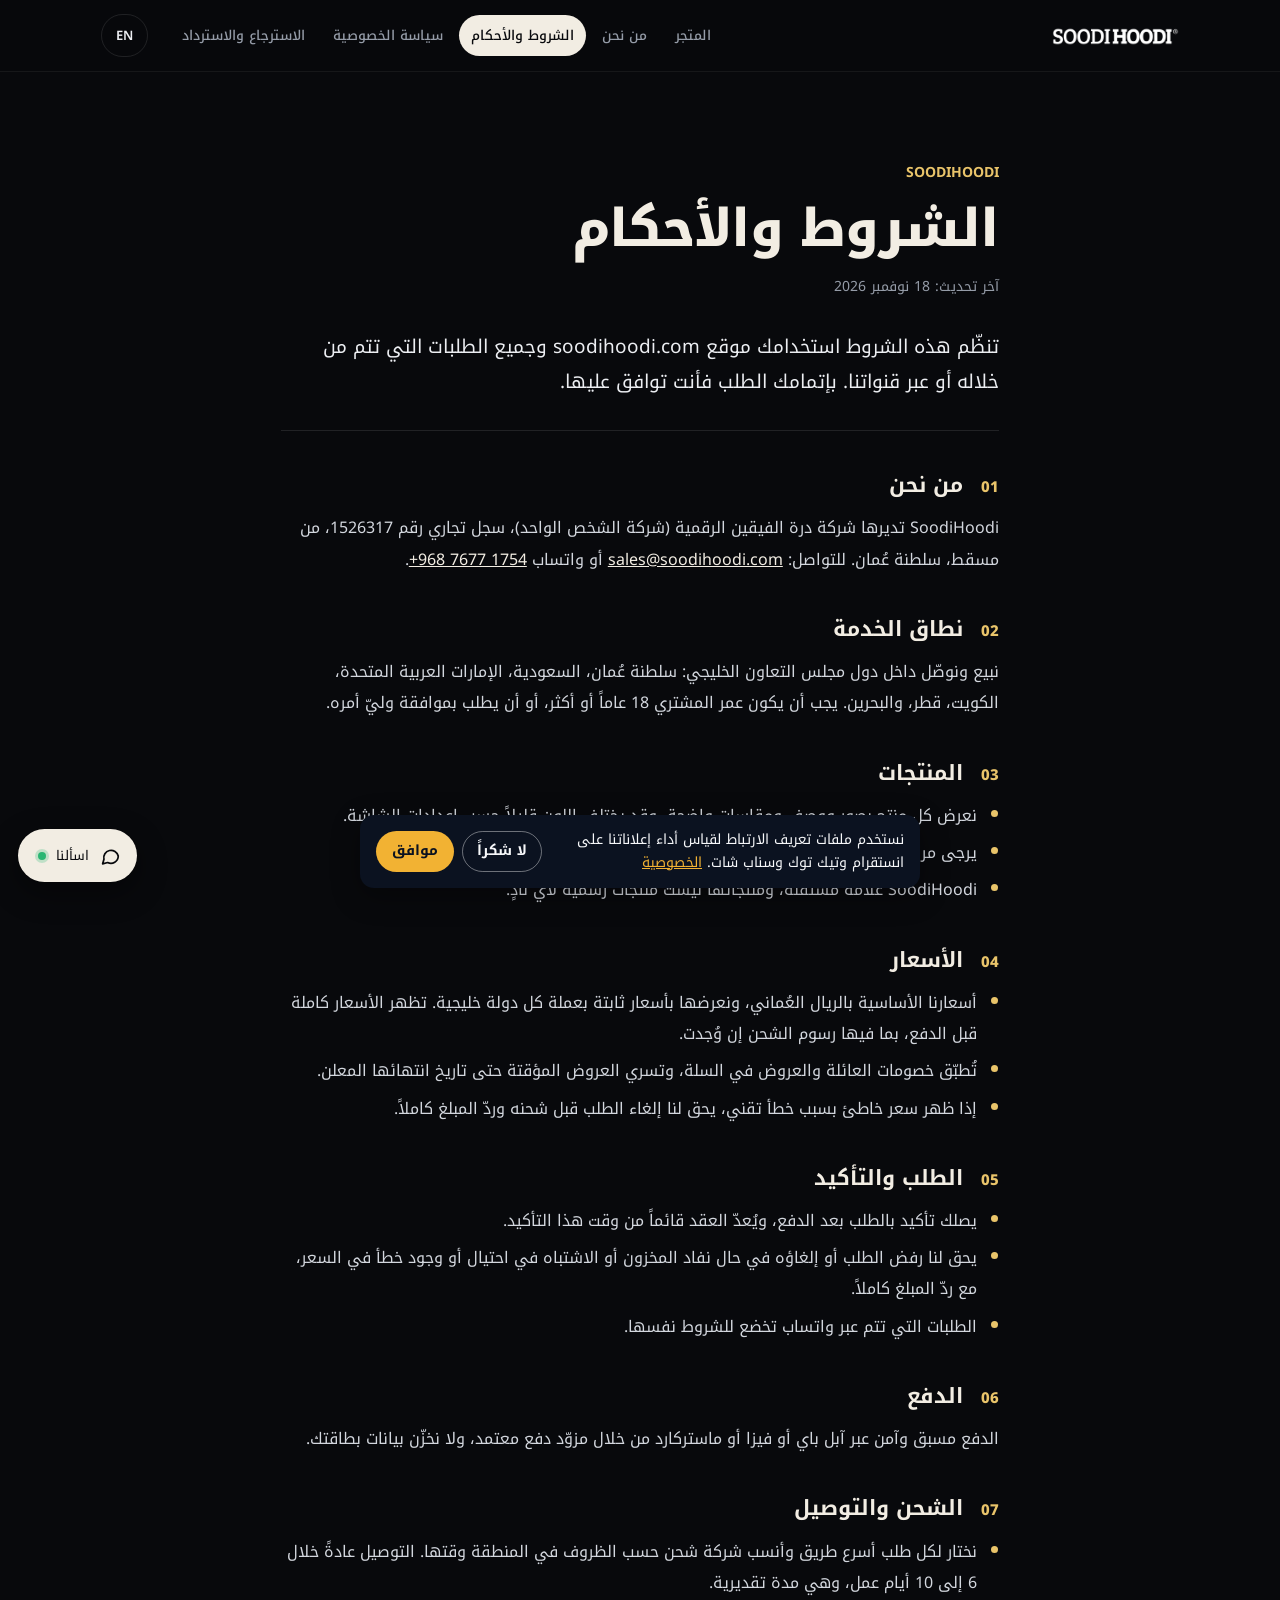
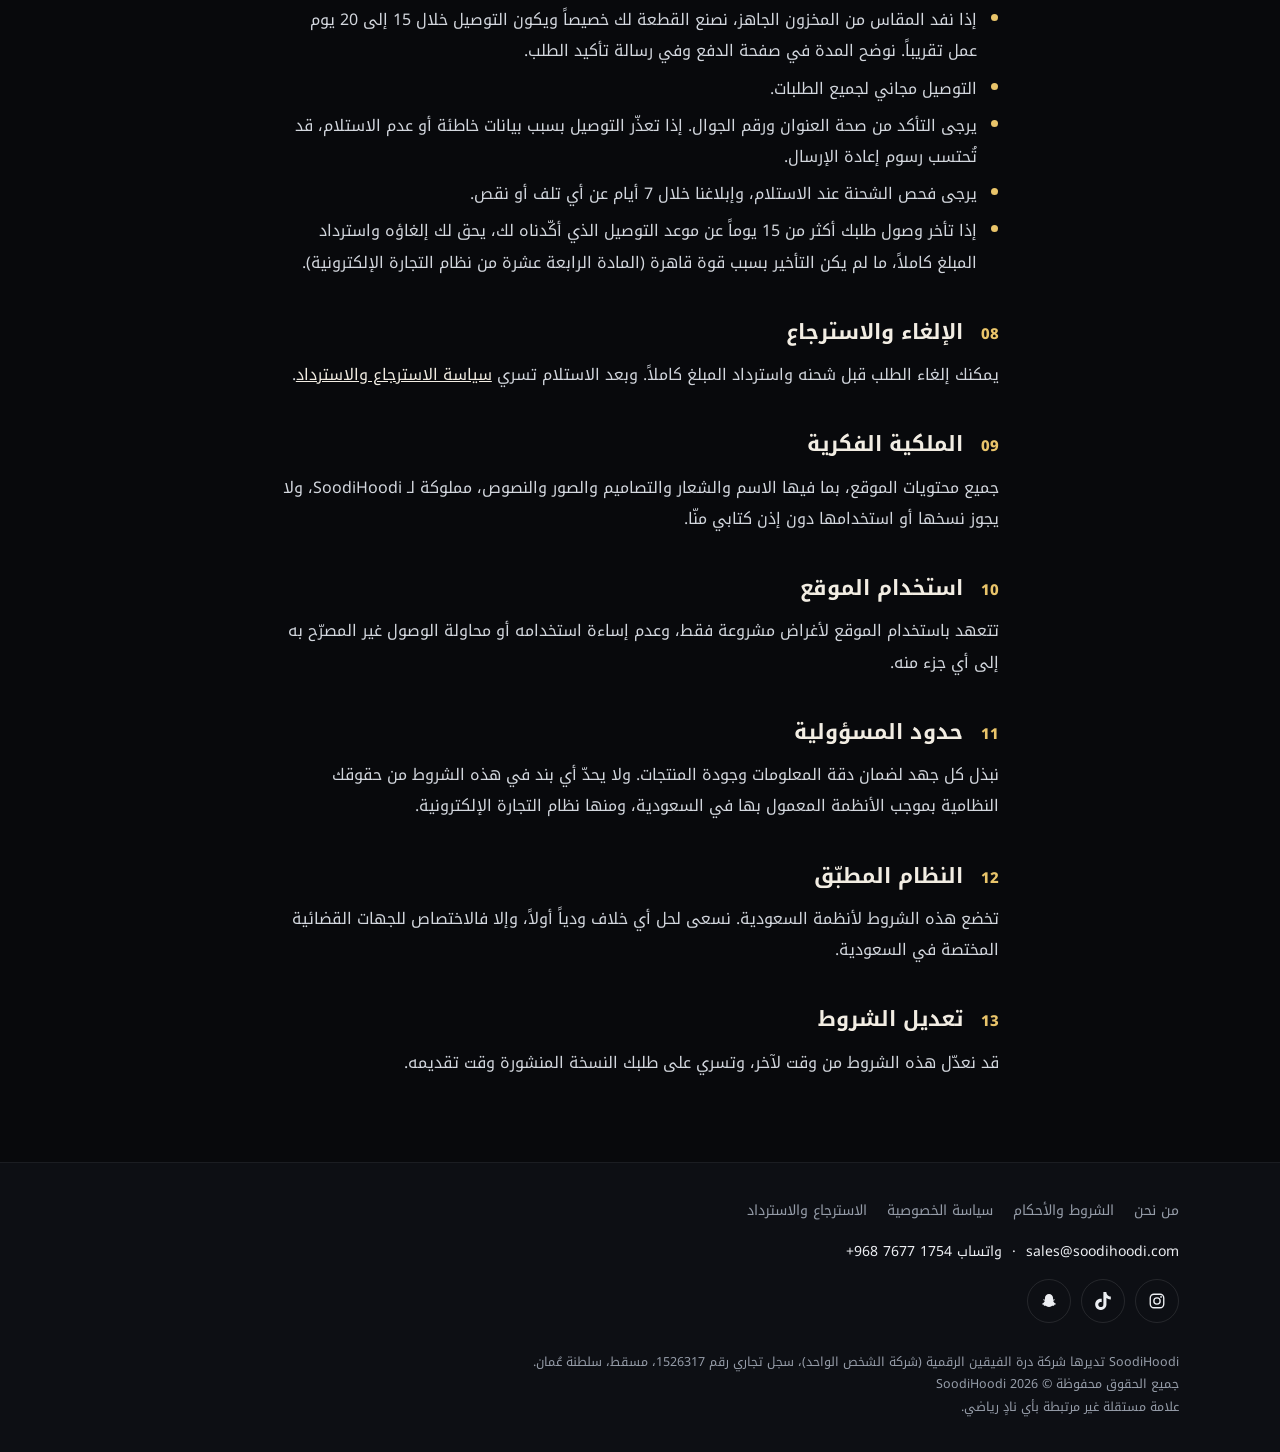
<file: terms/index.html>
<!DOCTYPE html>
<html lang="ar" dir="rtl" data-lang="ar">
<head>
<meta charset="UTF-8">
<meta name="viewport" content="width=device-width, initial-scale=1, viewport-fit=cover">
<link rel="icon" href="/favicon.ico" sizes="48x48">
<link rel="icon" type="image/png" sizes="32x32" href="/img/favicon-32.png">
<link rel="apple-touch-icon" href="/img/apple-touch-icon.png">
<link rel="manifest" href="/site.webmanifest">
<title>الشروط والأحكام | SoodiHoodi</title>
<meta name="description" content="These terms govern your use of soodihoodi.com and every order placed through it or through our channels. By placing an order, you agree to them.">
<meta name="theme-color" content="#08090C">
<link rel="canonical" href="https://soodihoodi.com/terms/">
<link rel="icon" href="/img/logo.png">
<script>(function(){try{if(localStorage.getItem("sh_lang")==="en"){var r=document.documentElement;r.setAttribute("data-lang","en");r.setAttribute("lang","en");r.setAttribute("dir","ltr");}}catch(e){}})();</script>
<link rel="preconnect" href="https://fonts.googleapis.com">
<link rel="preconnect" href="https://fonts.gstatic.com" crossorigin>
<link href="https://fonts.googleapis.com/css2?family=Noto+Kufi+Arabic:wght@400..800&family=Archivo:wght@400..800&display=swap" rel="stylesheet">
<link rel="stylesheet" href="/css/legal.css?v=3">
</head>
<body data-title-ar="الشروط والأحكام | SoodiHoodi" data-title-en="Terms and Conditions | SoodiHoodi">
<header class="lh">
  <div class="lh__in">
    <a class="lh__logo" href="/" aria-label="SoodiHoodi"><img src="/img/logo.png" alt="SoodiHoodi" width="1200" height="189"></a>
    <nav class="lh__nav" aria-label="Company">
      <a href="/"><span class="ar">المتجر</span><span class="en">Store</span></a>
      <a href="/about/"><span class="ar">من نحن</span><span class="en">About Us</span></a>
      <a href="/terms/" aria-current="page"><span class="ar">الشروط والأحكام</span><span class="en">Terms and Conditions</span></a>
      <a href="/privacy/"><span class="ar">سياسة الخصوصية</span><span class="en">Privacy Policy</span></a>
      <a href="/returns/"><span class="ar">الاسترجاع والاسترداد</span><span class="en">Returns and Refunds</span></a>
    </nav>
    <button class="lh__lang" id="langBtn" type="button" aria-label="Switch language"><span class="ar">EN</span><span class="en">ع</span></button>
  </div>
</header>

<main class="lp">
  <span class="kick">SoodiHoodi</span>
  <h1><span class="ar">الشروط والأحكام</span><span class="en">Terms and Conditions</span></h1>
  <p class="upd"><span class="ar">آخر تحديث: 18 نوفمبر 2026</span><span class="en">Last updated: 18 November 2026</span></p>
  <p class="lead"><span class="ar">تنظّم هذه الشروط استخدامك موقع soodihoodi.com وجميع الطلبات التي تتم من خلاله أو عبر قنواتنا. بإتمامك الطلب فأنت توافق عليها.</span><span class="en">These terms govern your use of soodihoodi.com and every order placed through it or through our channels. By placing an order, you agree to them.</span></p>
  <article class="doc ar" lang="ar" dir="rtl">
<h2><span class="n">01</span>من نحن</h2>
<p>SoodiHoodi تديرها شركة درة الفيقين الرقمية (شركة الشخص الواحد)، سجل تجاري رقم 1526317، من مسقط، سلطنة عُمان. للتواصل: <a href="mailto:sales@soodihoodi.com">sales@soodihoodi.com</a> أو واتساب <a href="https://wa.me/96876771754" dir="ltr">+968 7677 1754</a>.</p>
<h2><span class="n">02</span>نطاق الخدمة</h2>
<p>نبيع ونوصّل داخل دول مجلس التعاون الخليجي: سلطنة عُمان، السعودية، الإمارات العربية المتحدة، الكويت، قطر، والبحرين. يجب أن يكون عمر المشتري 18 عاماً أو أكثر، أو أن يطلب بموافقة وليّ أمره.</p>
<h2><span class="n">03</span>المنتجات</h2>
<ul><li>نعرض كل منتج بصور ووصف ومقاسات واضحة، وقد يختلف اللون قليلاً حسب إعدادات الشاشة.</li><li>يرجى مراجعة دليل المقاسات قبل الطلب.</li><li>SoodiHoodi علامة مستقلة، ومنتجاتها ليست منتجات رسمية لأي نادٍ.</li></ul>
<h2><span class="n">04</span>الأسعار</h2>
<ul><li>أسعارنا الأساسية بالريال العُماني، ونعرضها بأسعار ثابتة بعملة كل دولة خليجية. تظهر الأسعار كاملة قبل الدفع، بما فيها رسوم الشحن إن وُجدت.</li><li>تُطبّق خصومات العائلة والعروض في السلة، وتسري العروض المؤقتة حتى تاريخ انتهائها المعلن.</li><li>إذا ظهر سعر خاطئ بسبب خطأ تقني، يحق لنا إلغاء الطلب قبل شحنه وردّ المبلغ كاملاً.</li></ul>
<h2><span class="n">05</span>الطلب والتأكيد</h2>
<ul><li>يصلك تأكيد بالطلب بعد الدفع، ويُعدّ العقد قائماً من وقت هذا التأكيد.</li><li>يحق لنا رفض الطلب أو إلغاؤه في حال نفاد المخزون أو الاشتباه في احتيال أو وجود خطأ في السعر، مع ردّ المبلغ كاملاً.</li><li>الطلبات التي تتم عبر واتساب تخضع للشروط نفسها.</li></ul>
<h2><span class="n">06</span>الدفع</h2>
<p>الدفع مسبق وآمن عبر آبل باي أو فيزا أو ماستركارد من خلال مزوّد دفع معتمد، ولا نخزّن بيانات بطاقتك.</p>
<h2><span class="n">07</span>الشحن والتوصيل</h2>
<ul><li>نختار لكل طلب أسرع طريق وأنسب شركة شحن حسب الظروف في المنطقة وقتها. التوصيل عادةً خلال 6 إلى 10 أيام عمل، وهي مدة تقديرية.</li><li>إذا نفد المقاس من المخزون الجاهز، نصنع القطعة لك خصيصاً ويكون التوصيل خلال 15 إلى 20 يوم عمل تقريباً. نوضح المدة في صفحة الدفع وفي رسالة تأكيد الطلب.</li><li>التوصيل مجاني لجميع الطلبات.</li><li>يرجى التأكد من صحة العنوان ورقم الجوال. إذا تعذّر التوصيل بسبب بيانات خاطئة أو عدم الاستلام، قد تُحتسب رسوم إعادة الإرسال.</li><li>يرجى فحص الشحنة عند الاستلام، وإبلاغنا خلال 7 أيام عن أي تلف أو نقص.</li><li>إذا تأخر وصول طلبك أكثر من 15 يوماً عن موعد التوصيل الذي أكّدناه لك، يحق لك إلغاؤه واسترداد المبلغ كاملاً، ما لم يكن التأخير بسبب قوة قاهرة (المادة الرابعة عشرة من نظام التجارة الإلكترونية).</li></ul>
<h2><span class="n">08</span>الإلغاء والاسترجاع</h2>
<p>يمكنك إلغاء الطلب قبل شحنه واسترداد المبلغ كاملاً. وبعد الاستلام تسري <a href="/returns/">سياسة الاسترجاع والاسترداد</a>.</p>
<h2><span class="n">09</span>الملكية الفكرية</h2>
<p>جميع محتويات الموقع، بما فيها الاسم والشعار والتصاميم والصور والنصوص، مملوكة لـ SoodiHoodi، ولا يجوز نسخها أو استخدامها دون إذن كتابي منّا.</p>
<h2><span class="n">10</span>استخدام الموقع</h2>
<p>تتعهد باستخدام الموقع لأغراض مشروعة فقط، وعدم إساءة استخدامه أو محاولة الوصول غير المصرّح به إلى أي جزء منه.</p>
<h2><span class="n">11</span>حدود المسؤولية</h2>
<p>نبذل كل جهد لضمان دقة المعلومات وجودة المنتجات. ولا يحدّ أي بند في هذه الشروط من حقوقك النظامية بموجب الأنظمة المعمول بها في السعودية، ومنها نظام التجارة الإلكترونية.</p>
<h2><span class="n">12</span>النظام المطبّق</h2>
<p>تخضع هذه الشروط لأنظمة السعودية. نسعى لحل أي خلاف ودياً أولاً، وإلا فالاختصاص للجهات القضائية المختصة في السعودية.</p>
<h2><span class="n">13</span>تعديل الشروط</h2>
<p>قد نعدّل هذه الشروط من وقت لآخر، وتسري على طلبك النسخة المنشورة وقت تقديمه.</p>
  </article>
  <article class="doc en" lang="en" dir="ltr">
<h2><span class="n">01</span>Who we are</h2>
<p>SoodiHoodi is operated by Durrat Al-Faiqin Digital SPC (CR No. 1526317) from Muscat, Sultanate of Oman. Contact us at <a href="mailto:sales@soodihoodi.com">sales@soodihoodi.com</a> or on WhatsApp <a href="https://wa.me/96876771754" dir="ltr">+968 7677 1754</a>.</p>
<h2><span class="n">02</span>Where we sell</h2>
<p>We sell and deliver within the GCC: the Sultanate of Oman, Saudi Arabia, the United Arab Emirates, Kuwait, Qatar and Bahrain. You must be 18 or over to buy, or order with a parent's or guardian's consent.</p>
<h2><span class="n">03</span>Products</h2>
<ul><li>Every product is shown with clear photos, a description and sizes. Colours may vary slightly depending on your screen.</li><li>Please check the size guide before you order.</li><li>SoodiHoodi is an independent brand, and its products are not official merchandise of any club.</li></ul>
<h2><span class="n">04</span>Prices</h2>
<ul><li>Our base prices are in Omani Rials, and we show fixed prices in each GCC country's currency. Prices are shown in full before you pay, including any shipping charge.</li><li>Family discounts and offers are applied in the cart. Limited-time offers run until their published end date.</li><li>If a wrong price appears because of a technical error, we may cancel the order before it ships and refund you in full.</li></ul>
<h2><span class="n">05</span>Orders and confirmation</h2>
<ul><li>You receive an order confirmation after payment, and the contract is formed when we confirm your order.</li><li>We may refuse or cancel an order if an item is out of stock, if we suspect fraud, or if there is a pricing error, and we will refund you in full.</li><li>Orders placed through WhatsApp are covered by these same terms.</li></ul>
<h2><span class="n">06</span>Payment</h2>
<p>Payment is taken upfront and securely by Apple Pay, Visa or Mastercard through an approved payment provider. We do not store your card details.</p>
<h2><span class="n">07</span>Shipping and delivery</h2>
<ul><li>For each order we choose the fastest route and courier available for conditions in the region at the time. Delivery usually takes about 6 to 10 working days. This is an estimate.</li><li>If a size is out of ready stock, we make the piece for you and delivery takes about 15 to 20 working days. We show this at checkout and in your order confirmation.</li><li>Delivery is free on every order.</li><li>Please make sure your address and mobile number are correct. If delivery fails because of wrong details or a missed delivery, a re-delivery fee may apply.</li><li>Please check your parcel on arrival and tell us within 7 days about any damage or missing item.</li><li>If your order arrives more than 15 days after the delivery date we confirmed, you can cancel it and receive a full refund, unless the delay is caused by force majeure (Article 14 of the E-Commerce Law).</li></ul>
<h2><span class="n">08</span>Cancellations and returns</h2>
<p>You can cancel your order before it ships for a full refund. After delivery, our <a href="/returns/">Return and Refund Policy</a> applies.</p>
<h2><span class="n">09</span>Intellectual property</h2>
<p>All content on this website, including the name, logo, designs, photos and text, belongs to SoodiHoodi and may not be copied or used without our written permission.</p>
<h2><span class="n">10</span>Use of the website</h2>
<p>You agree to use the website for lawful purposes only, and not to misuse it or try to access any part of it without permission.</p>
<h2><span class="n">11</span>Liability</h2>
<p>We make every effort to keep our information accurate and our products to a high standard. Nothing in these terms limits your statutory rights under the laws of Saudi Arabia, including the E-Commerce Law.</p>
<h2><span class="n">12</span>Governing law</h2>
<p>These terms are governed by the laws of Saudi Arabia. We will always try to settle any disagreement amicably first; otherwise the competent courts of Saudi Arabia have jurisdiction.</p>
<h2><span class="n">13</span>Changes to these terms</h2>
<p>We may update these terms from time to time. The version published when you place your order applies to it.</p>
  </article>
</main>

<footer class="lf">
  <div class="lf__in">
    <div>
      <div class="lf__links"><a href="/about/"><span class="ar">من نحن</span><span class="en">About Us</span></a><a href="/terms/"><span class="ar">الشروط والأحكام</span><span class="en">Terms and Conditions</span></a><a href="/privacy/"><span class="ar">سياسة الخصوصية</span><span class="en">Privacy Policy</span></a><a href="/returns/"><span class="ar">الاسترجاع والاسترداد</span><span class="en">Returns and Refunds</span></a></div>
      <p class="lf__c"><a href="mailto:sales@soodihoodi.com">sales@soodihoodi.com</a> &nbsp;·&nbsp; <span class="ar">واتساب</span><span class="en">WhatsApp</span> <a href="https://wa.me/96876771754" dir="ltr">+968 7677 1754</a></p>
      <div class="socials">
        <a href="https://www.instagram.com/soodihoodi/" target="_blank" rel="noopener" aria-label="Instagram"><svg viewBox="0 0 24 24" aria-hidden="true"><rect x="3" y="3" width="18" height="18" rx="5" fill="none" stroke="currentColor" stroke-width="1.8"/><circle cx="12" cy="12" r="4.2" fill="none" stroke="currentColor" stroke-width="1.8"/><circle cx="17.4" cy="6.6" r="1.2" fill="currentColor"/></svg></a>
        <a href="https://www.tiktok.com/@soodihoodi.official" target="_blank" rel="noopener" aria-label="TikTok"><svg viewBox="0 0 24 24" aria-hidden="true"><path fill="currentColor" d="M12.525.02c1.31-.02 2.61-.01 3.91-.02.08 1.53.63 3.09 1.75 4.17 1.12 1.11 2.7 1.62 4.24 1.79v4.03c-1.44-.05-2.89-.35-4.2-.97-.57-.26-1.1-.59-1.62-.93-.01 2.92.01 5.84-.02 8.75-.08 1.4-.54 2.79-1.35 3.94-1.31 1.92-3.58 3.17-5.91 3.21-1.43.08-2.86-.31-4.08-1.03-2.02-1.19-3.44-3.37-3.65-5.71-.02-.5-.03-1-.01-1.49.18-1.9 1.12-3.72 2.58-4.96 1.66-1.44 3.98-2.13 6.15-1.72.02 1.48-.04 2.96-.04 4.44-.99-.32-2.15-.23-3.02.37-.63.41-1.11 1.04-1.36 1.75-.21.51-.15 1.07-.14 1.61.24 1.64 1.82 3.02 3.5 2.87 1.12-.01 2.19-.67 2.77-1.61.19-.33.4-.67.41-1.06.1-1.79.06-3.57.07-5.36.01-4.03-.01-8.05.02-12.07z"/></svg></a>
        <a href="https://www.snapchat.com/@soodihoodi" target="_blank" rel="noopener" aria-label="Snapchat"><svg viewBox="0 0 24 24" aria-hidden="true"><path fill="currentColor" d="M12 2.5c-3.1 0-5.4 2.3-5.4 5.5v2.2l-1.5-.5c-.5-.1-.9.4-.6.8.4.5 1.2.8 1.9 1-.4 1.6-1.7 3.3-3.6 4-.4.2-.4.7 0 .9.8.3 1.6.4 2 .6.2.5.2 1.1.6 1.3.5.2 1.2-.1 2.1 0 1.1.2 2 1.7 4.5 1.7s3.4-1.5 4.5-1.7c.9-.1 1.6.2 2.1 0 .4-.2.4-.8.6-1.3.4-.2 1.2-.3 2-.6.4-.2.4-.7 0-.9-1.9-.7-3.2-2.4-3.6-4 .7-.2 1.5-.5 1.9-1 .3-.4-.1-.9-.6-.8l-1.5.5V8c0-3.2-2.3-5.5-5.4-5.5z"/></svg></a>
      </div>
    </div>
    <div>
      <small><span class="ar">SoodiHoodi تديرها شركة درة الفيقين الرقمية (شركة الشخص الواحد)، سجل تجاري رقم 1526317، مسقط، سلطنة عُمان.</span><span class="en">SoodiHoodi is operated by Durrat Al-Faiqin Digital SPC, CR No. 1526317, Muscat, Sultanate of Oman.</span></small>
      <small><span class="ar">جميع الحقوق محفوظة © 2026 SoodiHoodi</span><span class="en">© 2026 SoodiHoodi. All rights reserved.</span></small>
      <small><span class="ar">علامة مستقلة غير مرتبطة بأي نادٍ رياضي.</span><span class="en">An independent brand, unaffiliated with any football club.</span></small>
    </div>
  </div>
</footer>
<script src="/js/legal.js?v=1"></script>
<script src="/js/track.js?v=1" defer></script>
<script src="/js/chat.js?v=5" defer></script>
</body>
</html>
</file>
<file: css/styles.css>
/* =========================================================
   SoodiHoodi — stadium-night storefront
   Arabic-first RTL. Live edition re-theming.
   ========================================================= */

/* ---------- tokens ---------- */
:root{
  --ink:#08090C;
  --ink-1:#0D0F14;
  --ink-2:#13161D;
  --ink-3:#1B1F28;

  --sand:#F2EDE3;
  --sand-2:#E4DCCB;
  --sand-ink:#14161A;

  --txt:#ECEEF2;
  --mut:#959CA8;
  --line:rgba(255,255,255,.10);
  --line-2:rgba(255,255,255,.06);

  /* edition — overwritten live by JS */
  --ed:#0B4EA2;
  --ed2:#FFFFFF;
  --ed-acc:#8FC2FF;
  --ed-glow:#1E6FD9;
  --ed-fg:#FFFFFF;

  /* Noto Kufi Arabic carries the whole brand. Archivo sits behind it in the
     stack so Latin glyphs fall through to a proper Latin face. */
  --disp:"Noto Kufi Arabic","Archivo",sans-serif;
  --body:"Noto Kufi Arabic","Archivo",system-ui,sans-serif;

  --r-s:10px; --r-m:16px; --r-l:26px; --r-xl:38px;
  --gut:clamp(20px,4vw,52px);
  --max:1280px;

  --ease:cubic-bezier(.22,.61,.36,1);
  --ease-o:cubic-bezier(.16,1,.3,1);
}
html[data-lang="en"]{ --disp:"Archivo","Noto Kufi Arabic",sans-serif; }

*,*::before,*::after{ box-sizing:border-box; }

html{ scroll-behavior:smooth; -webkit-text-size-adjust:100%; }
@media (prefers-reduced-motion:reduce){
  html{ scroll-behavior:auto; }
  *,*::before,*::after{ animation-duration:.01ms!important; animation-iteration-count:1!important; transition-duration:.01ms!important; }
}

body{
  margin:0;
  background:var(--ink);
  color:var(--txt);
  font-family:var(--body);
  font-size:clamp(0.9375rem,.42vw + 0.875rem,1.0625rem);
  line-height:1.85;
  font-weight:400;
  overflow-x:hidden;
  -webkit-font-smoothing:antialiased;
}
html[data-lang="en"] body{ line-height:1.62; }

img,svg{ max-width:100%; display:block; }
a{ color:inherit; text-decoration:none; }
button{ font:inherit; color:inherit; cursor:pointer; border:0; background:none; }
h1,h2,h3,h4{ margin:0; font-family:var(--disp); font-weight:800; line-height:1.2; letter-spacing:0; }
html[data-lang="en"] h1,html[data-lang="en"] h2{ letter-spacing:-.03em; }
p{ margin:0; }
ul,ol,dl{ margin:0; padding:0; list-style:none; }

.wrap{ width:100%; max-width:var(--max); margin-inline:auto; padding-inline:var(--gut); }

.skip{
  position:fixed; inset-block-start:-100px; inset-inline-start:16px; z-index:999;
  background:var(--ed); color:var(--ed-fg); padding:12px 20px; border-radius:0 0 12px 12px;
  transition:inset-block-start .2s;
}
.skip:focus{ inset-block-start:0; }

:focus-visible{ outline:2px solid var(--ed-acc); outline-offset:3px; border-radius:4px; }

/* ---------- reveal ---------- */
.rv{ opacity:0; transform:translateY(22px); animation:rv .9s var(--ease-o) forwards; animation-delay:var(--d,0ms); }
@keyframes rv{ to{ opacity:1; transform:none; } }

.io{ opacity:0; transform:translateY(26px); transition:opacity .8s var(--ease-o),transform .8s var(--ease-o); }
.io.in{ opacity:1; transform:none; }

/* =========================================================
   TICKER
   ========================================================= */
.ticker{
  position:relative; z-index:60;
  background:var(--ed); color:var(--ed-fg);
  overflow:hidden; border-block-end:1px solid rgba(0,0,0,.22);
  transition:background .7s var(--ease);
}
.ticker__row{ display:flex; width:max-content; animation:tick 108s linear infinite; }
html[dir="rtl"] .ticker__row{ animation-name:tick-rtl; }
.ticker__set{ display:flex; align-items:center; gap:26px; padding-block:9px; padding-inline-end:26px; white-space:nowrap; }
.ticker b{ font-size:0.7812rem; font-weight:600; letter-spacing:.02em; }
.ticker i{ font-style:normal; opacity:.5; font-size:0.625rem; }
@keyframes tick{ to{ transform:translateX(-50%); } }
@keyframes tick-rtl{ to{ transform:translateX(50%); } }
.ticker:hover .ticker__row{ animation-play-state:paused; }

/* =========================================================
   HEADER
   ========================================================= */
.hdr{
  position:sticky; inset-block-start:0; z-index:50;
  backdrop-filter:blur(18px) saturate(1.4);
  -webkit-backdrop-filter:blur(18px) saturate(1.4);
  background:color-mix(in srgb,var(--ink) 78%,transparent);
  border-block-end:1px solid transparent;
  transition:border-color .4s,background .4s;
}
.hdr.stuck{ border-block-end-color:var(--line); background:color-mix(in srgb,var(--ink) 92%,transparent); }
/* visually LTR in both languages: logo left, nav follows, lang+cart pinned right */
.hdr__in{ display:flex; align-items:center; gap:clamp(16px,3vw,40px); min-height:70px; direction:ltr; }
html[dir="rtl"] .nav{ direction:rtl; }

.brand{ display:flex; align-items:center; gap:11px; flex-shrink:0; }
.brand__logo{ height:26px; width:auto; display:block; }
.brand__logo--ftr{ height:30px; opacity:.95; }
.brand__mark{ display:flex; gap:3px; align-items:flex-end; height:24px; }
.brand__mark span{ width:5px; border-radius:2px; background:var(--ed); transition:background .7s var(--ease),height .5s var(--ease); }
.brand__mark span:nth-child(1){ height:12px; }
.brand__mark span:nth-child(2){ height:24px; background:var(--ed2); }
.brand__mark span:nth-child(3){ height:17px; }
.brand:hover .brand__mark span:nth-child(1){ height:20px; }
.brand:hover .brand__mark span:nth-child(3){ height:24px; }
.brand__txt b{ display:block; font-family:var(--disp); font-size:1.125rem; line-height:1.1; font-weight:700; }
.brand__txt small{ display:block; font-size:0.625rem; letter-spacing:.30em; color:var(--mut); font-weight:600; }

.nav{ display:flex; gap:clamp(12px,2vw,28px); margin-inline-start:auto; }
.nav a{ font-size:0.875rem; color:var(--mut); position:relative; padding-block:6px; transition:color .3s; }
.nav a::after{
  content:""; position:absolute; inset-block-end:0; inset-inline-start:0;
  width:0; height:2px; background:var(--ed); transition:width .35s var(--ease-o);
}
.nav a:hover{ color:var(--txt); }
.nav a:hover::after{ width:100%; }

.hdr__act{ display:flex; align-items:center; gap:8px; margin-inline-start:auto; }

.lang{
  width:40px; height:38px; border-radius:11px; border:1px solid var(--line);
  font-size:0.75rem; font-weight:700; letter-spacing:.04em; color:var(--mut);
  transition:.25s;
}
.lang:hover{ color:var(--txt); border-color:var(--ed); background:color-mix(in srgb,var(--ed) 14%,transparent); }

.cartbtn{
  position:relative; display:grid; place-items:center;
  width:42px; height:38px; border-radius:11px;
  background:var(--ed); color:var(--ed-fg);
  transition:background .7s var(--ease),transform .2s;
}
.cartbtn:hover{ transform:translateY(-2px); }
.cartbtn__n{
  position:absolute; inset-block-start:-6px; inset-inline-end:-6px;
  min-width:19px; height:19px; padding-inline:5px; border-radius:99px;
  background:var(--ink); color:var(--txt); border:1.5px solid var(--ed);
  font-size:0.6875rem; font-weight:700; display:grid; place-items:center; line-height:1;
}
.cartbtn__n.pop{ animation:pop .45s var(--ease-o); }
@keyframes pop{ 0%{transform:scale(1)} 40%{transform:scale(1.5)} 100%{transform:scale(1)} }

/* =========================================================
   HERO
   ========================================================= */
.hero{ position:relative; overflow:hidden; padding-block:0 clamp(60px,9vw,120px); isolation:isolate; }
.hero__head{ margin-block-start:clamp(20px,3vw,34px); }

.hero__glow{
  position:absolute; z-index:-3; inset-block-start:-24%; inset-inline-end:-8%;
  width:min(1000px,105vw); aspect-ratio:1;
  background:radial-gradient(circle,color-mix(in srgb,var(--ed-glow) 40%,transparent) 0%,transparent 62%);
  filter:blur(46px); transition:background .8s var(--ease);
  animation:breathe 9s ease-in-out infinite;
}
@keyframes breathe{ 50%{ transform:scale(1.12); opacity:.78; } }

.hero__grid{
  position:absolute; z-index:-4; inset:0;
  background:
    repeating-linear-gradient(90deg,var(--line-2) 0 1px,transparent 1px 96px),
    repeating-linear-gradient(0deg,var(--line-2) 0 1px,transparent 1px 96px);
  mask-image:radial-gradient(ellipse 74% 62% at 50% 34%,#000,transparent 78%);
  -webkit-mask-image:radial-gradient(ellipse 74% 62% at 50% 34%,#000,transparent 78%);
}

/* floodlights */
.hero__lights{ position:absolute; z-index:-2; inset-block-start:-30px; inset-inline:0; height:70%; display:flex; justify-content:space-around; pointer-events:none; }
.hero__lights i{
  width:2px; height:100%;
  background:linear-gradient(to bottom,color-mix(in srgb,var(--ed-acc) 55%,transparent),transparent 60%);
  position:relative; opacity:.5;
  animation:flick 7s ease-in-out infinite;
}
.hero__lights i::before{
  content:""; position:absolute; inset-block-start:0; inset-inline-start:50%; transform:translateX(-50%);
  width:200px; height:100%;
  background:linear-gradient(to bottom,color-mix(in srgb,var(--ed-acc) 20%,transparent),transparent 55%);
  clip-path:polygon(46% 0,54% 0,100% 100%,0 100%);
  filter:blur(14px);
}
.hero__lights i:nth-child(2){ animation-delay:-2s; }
.hero__lights i:nth-child(3){ animation-delay:-4s; }
.hero__lights i:nth-child(4){ animation-delay:-6s; }
@keyframes flick{ 0%,100%{opacity:.5} 45%{opacity:.75} 70%{opacity:.42} }

.hero__foot{
  text-align:center; position:relative; z-index:2;
  display:grid; gap:18px; justify-items:center;
  margin-block-start:clamp(-72px,-7vh,-34px); /* picker rises into the dissolve */
}
.hero__foot .hero__cta, .hero__foot .hero__pills{ justify-content:center; }
.hero h1.hero__line{
  font-weight:900; margin:4px 0 0;
  font-size:clamp(1.05rem,2.6vw,1.5rem); line-height:1.3; letter-spacing:.01em;
  display:flex; gap:.5em; flex-wrap:wrap; justify-content:center;
}
.hero h1.hero__line span{ display:inline; }
.hero h1.hero__line span:last-child{ color:var(--ed-acc); }

/* ---- big stage: full-bleed family, giant wordmark behind, bottom dissolve ---- */
.bigstage{
  position:relative; width:100%; overflow:hidden;
  touch-action:pan-y; cursor:grab;
  height:clamp(380px,68vh,720px);
  margin-block-start:0;
  /* light edition-tinted field — hides cutout edges, dissolves into the dark page */
  background:linear-gradient(180deg,
    color-mix(in srgb,var(--ed-sky,#cfd6e0) 46%,white) 0%,
    color-mix(in srgb,var(--ed-sky,#cfd6e0) 24%,white) 78%);
  transition:background .65s var(--ease);
  display:flex; justify-content:center; align-items:flex-end;
  -webkit-mask-image:linear-gradient(#000 66%,transparent 97%);
  mask-image:linear-gradient(#000 66%,transparent 97%);
}
.bigstage::before{
  /* faint diagonal pinstripe pattern in the edition colour */
  content:""; position:absolute; inset:0; pointer-events:none;
  background:repeating-linear-gradient(135deg,
    transparent 0 16px,
    color-mix(in srgb,var(--ed) 6%,transparent) 16px 17px);
}
.bigstage__mark{
  position:absolute; inset-inline:0; inset-block-start:50%; transform:translateY(-50%);
  text-align:center; white-space:nowrap; pointer-events:none; user-select:none;
  font-family:var(--disp); font-weight:900; line-height:.92;
  font-size:clamp(3.4rem,14.2vw,15rem); letter-spacing:-.015em;
  color:var(--ed);
  opacity:.26;
  transition:color .65s var(--ease);
  -webkit-mask-image:linear-gradient(#000 62%,transparent 98%);
  mask-image:linear-gradient(#000 62%,transparent 98%);
}
.bigstage__fam{
  position:relative; z-index:2;
  -webkit-user-drag:none; user-select:none;
  width:100%; height:100%;
  object-fit:cover; object-position:50% 12%;
  filter:drop-shadow(0 24px 40px rgba(10,14,22,.30));
  transition:opacity .28s ease;
}
@media (min-width:1100px){
  /* on wide screens, don't stretch the family past their natural zoom */
  .bigstage__fam{ width:min(1080px,100%); object-fit:contain; object-position:50% 0%; }
}
.bigstage__fam.swapping{ opacity:0; }
.bigstage__floor{
  position:absolute; z-index:1; inset-inline:22%; inset-block-end:2px; height:44px;
  background:radial-gradient(ellipse 50% 100% at 50% 100%,rgba(10,14,22,.30) 0%,transparent 70%);
  filter:blur(10px); pointer-events:none;
}

.eyebrow{
  display:inline-flex; align-items:center; gap:9px;
  font-size:0.75rem; font-weight:600; letter-spacing:.07em; color:var(--ed-acc);
  border:1px solid color-mix(in srgb,var(--ed-acc) 26%,transparent);
  background:color-mix(in srgb,var(--ed) 12%,transparent);
  padding:6px 15px; border-radius:99px; margin-block-end:clamp(18px,2.4vw,26px);
  transition:.7s var(--ease);
}
.dot{ width:6px; height:6px; border-radius:99px; background:var(--ed-acc); box-shadow:0 0 0 0 var(--ed-acc); animation:ping 2.4s ease-out infinite; }
@keyframes ping{ 70%,100%{ box-shadow:0 0 0 9px transparent; } }

.hero h1{
  font-weight:900;
  font-size:clamp(2.5rem,7.8vw,6.0rem);
  line-height:1.18; margin-block-end:clamp(18px,2.6vw,28px);
}
html[data-lang="en"] .hero h1{ line-height:.92; }
.hero h1 span{ display:block; }
.hero h1 .l1{ color:var(--txt); }
.hero h1 .l2{
  /* deliberately not --ed2: some editions trim in black, which would go
     invisible against the dark page. --ed-acc is always light. */
  background:linear-gradient(105deg,var(--ed-acc),#FFFFFF 55%,var(--ed-acc));
  -webkit-background-clip:text; background-clip:text; color:transparent;
  padding-block-end:.12em; margin-block-end:-.12em;
  transition:.7s var(--ease);
}

.lede{ font-size:clamp(0.9688rem,1.15vw,1.1875rem); color:var(--mut); max-width:50ch; margin-block-end:clamp(24px,3vw,34px); }

.hero__cta{ display:flex; flex-wrap:wrap; gap:12px; margin-block-end:clamp(24px,3vw,34px); }

.btn{
  display:inline-flex; align-items:center; justify-content:center; gap:9px;
  padding:14px 28px; border-radius:99px;
  font-size:0.9375rem; font-weight:600; letter-spacing:.01em;
  transition:transform .25s var(--ease-o),box-shadow .3s,background .7s var(--ease),color .3s;
  white-space:nowrap;
}
.btn--go{
  background:var(--ed); color:var(--ed-fg);
  box-shadow:0 10px 26px -10px color-mix(in srgb,var(--ed-glow) 85%,transparent);
}
.btn--go:hover{ transform:translateY(-3px); box-shadow:0 18px 38px -12px color-mix(in srgb,var(--ed-glow) 95%,transparent); }
.btn--ghost{ border:1px solid var(--line); color:var(--txt); }
.btn--ghost:hover{ border-color:var(--ed-acc); background:color-mix(in srgb,var(--ed) 12%,transparent); transform:translateY(-3px); }
.btn--lg{ padding:17px 40px; font-size:1.0312rem; }
.btn--full{ width:100%; }
.btn[disabled]{ opacity:.45; pointer-events:none; }

.hero__pills{ display:flex; flex-wrap:wrap; gap:8px; }
.hero__pills li{
  font-size:0.7812rem; color:var(--mut);
  border:1px solid var(--line); border-radius:99px; padding:5px 13px;
  background:rgba(255,255,255,.02);
}

/* ---- hoodie stage ---- */
.hero__art{ display:flex; flex-direction:column; align-items:center; gap:20px; }
.stage{
  position:relative; width:100%; max-width:470px; aspect-ratio:1/1.16;
  display:grid; place-items:center;
  perspective:900px;
}
.stage__model{
  width:100%; height:88%; position:relative; z-index:2;
  --poster-color:transparent; background:transparent;
}
.stage__shine{
  position:absolute; inset:6%; border-radius:50%;
  background:radial-gradient(240px circle at var(--mx,50%) var(--my,50%),rgba(255,255,255,.16),transparent 65%);
  opacity:0; transition:opacity .3s; pointer-events:none; z-index:3;
  mix-blend-mode:screen;
}
.stage.tilting .stage__model{
  width:100%; height:88%; position:relative; z-index:2;
  --poster-color:transparent; background:transparent;
}
.stage__shine{ opacity:1; }
.stage.tilting .shot--hero{ animation:none; transition:transform .18s ease-out; }
.stage.untilting .shot--hero{ transition:transform .5s var(--ease-o); }
.stage__ring{
  position:absolute; width:76%; aspect-ratio:1; border-radius:50%;
  border:1px solid color-mix(in srgb,var(--ed-acc) 22%,transparent);
  animation:spin 34s linear infinite; transition:border-color .7s;
}
.stage__ring::after{
  content:""; position:absolute; inset-block-start:-4px; inset-inline-start:50%;
  width:8px; height:8px; border-radius:50%; background:var(--ed-acc);
  box-shadow:0 0 14px 2px var(--ed-acc);
}
.stage__ring--2{ width:92%; animation-duration:52s; animation-direction:reverse; opacity:.5; }
@keyframes spin{ to{ transform:rotate(360deg); } }

.stage__floor{
  position:absolute; inset-block-end:4%; inset-inline-start:50%; transform:translateX(-50%);
  width:62%; height:26px; border-radius:50%;
  background:radial-gradient(ellipse,color-mix(in srgb,var(--ed-glow) 46%,transparent),transparent 70%);
  filter:blur(11px);
}

/* product shots — the photo blends into the dark page via multiply-free masking */
.shot{
  width:100%; height:auto; position:relative; z-index:2;
  border-radius:var(--r-l);
  mix-blend-mode:screen;
  filter:brightness(1.06) contrast(1.04);
}
.shot--hero{
  max-width:100%; height:100%; object-fit:contain;
  border-radius:0; mix-blend-mode:normal;
  transition:opacity .28s ease;
}
.shot--hero.swapping{ opacity:0; }
.shot--hero{
  -webkit-mask-image:radial-gradient(ellipse 62% 64% at 50% 46%,#000 38%,transparent 76%);
  mask-image:radial-gradient(ellipse 62% 64% at 50% 46%,#000 38%,transparent 76%);
  filter:drop-shadow(0 30px 46px rgba(0,0,0,.6));
  animation:float 8s ease-in-out infinite;
}
@keyframes float{ 50%{ transform:translateY(-13px); } }

/* hoodie parts — colour driven by edition vars */
.hz-body{ fill:var(--ed); stroke:color-mix(in srgb,var(--ed2) 34%,transparent); stroke-width:1.5; transition:fill .65s var(--ease); }
.hz-hood-in{ fill:color-mix(in srgb,var(--ed) 62%,#000); transition:fill .65s var(--ease); }
.hz-pocket{ fill:color-mix(in srgb,var(--ed) 84%,#000); transition:fill .65s var(--ease); }
.hz-trim{ fill:var(--ed2); transition:fill .65s var(--ease); }
.hz-stripe rect{ fill:var(--ed2); opacity:.94; transition:fill .65s var(--ease); }
.hz-seam{ stroke:rgba(0,0,0,.28); stroke-width:2; fill:none; }
.hz-cord path{ stroke:var(--ed2); stroke-width:5; fill:none; stroke-linecap:round; transition:stroke .65s var(--ease); }
.hz-aglet{ fill:var(--ed-acc); transition:fill .65s var(--ease); }

/* ---- team picker ---- */
.teampick__hd{ text-align:center; display:grid; gap:2px; margin-block-end:12px; }
.teampick__title{
  font-family:var(--disp); font-weight:900; font-size:1.25rem; color:var(--txt);
  letter-spacing:.01em;
}
.teampick__hint{ font-style:normal; font-size:0.8125rem; color:var(--mut); }
.swatchbar{ display:flex; gap:8px; flex-wrap:wrap; justify-content:center; }
.sw{
  position:relative; display:grid; gap:6px; justify-items:center;
  width:82px; padding:7px 5px 8px; border-radius:16px;
  border:2px solid color-mix(in srgb,var(--line) 70%,transparent);
  background:color-mix(in srgb,var(--txt) 4%,transparent);
  transition:transform .25s var(--ease-o),border-color .3s,box-shadow .3s,background .3s;
}
.sw__img{
  display:block; width:60px; height:60px; border-radius:12px; overflow:hidden;
  background:color-mix(in srgb,var(--txt) 6%,transparent);
  position:relative; /* containing block for the "soon" badge */
}
.sw__img img{ width:100%; height:100%; object-fit:cover; display:block; }
.sw__bar{ display:block; width:60px; height:8px; border-radius:99px; }
.sw__name{
  font-family:var(--disp); font-weight:700; font-size:0.6875rem; line-height:1.25;
  color:var(--mut); transition:color .3s; text-align:center;
}
.sw:hover{ transform:translateY(-4px); }
.sw[aria-checked="true"]{
  border-color:var(--ed-acc); transform:translateY(-4px);
  background:color-mix(in srgb,var(--ed) 14%,transparent);
  box-shadow:0 12px 28px -14px var(--ed-glow);
}
.sw[aria-checked="true"] .sw__name{ color:var(--txt); }
.sw[aria-checked="true"]::after{
  content:"✓"; position:absolute; inset-block-start:-8px; inset-inline-end:-6px;
  width:20px; height:20px; border-radius:99px; display:grid; place-items:center;
  background:var(--ed-acc); color:var(--ed-fg,#fff); font-size:11px; font-weight:900;
}
/* Dimmed, but not so far that the badge becomes unreadable. */
.sw--soon{ opacity:.72; cursor:default; }
.sw--soon .sw__img{ outline:1.5px dashed color-mix(in srgb,var(--txt) 40%,transparent); outline-offset:2px; }
.sw--soon .sw__img img{ filter:grayscale(.35) brightness(.72); }
.sw--soon .sw__name{ opacity:.8; }
.sw__soon{
  position:absolute; inset-inline:0; inset-block-end:0;
  background:rgba(8,9,12,.82); color:#fff;
  font-size:0.5625rem; font-weight:800; letter-spacing:.06em;
  padding-block:3px; text-align:center; line-height:1.2;
  backdrop-filter:blur(2px);
}
@media (max-width:480px){
  .swatchbar{ gap:6px; }
  .sw{ width:62px; padding:5px 2px 6px; }
  .sw__img, .sw__bar{ width:48px; }
  .sw__img{ height:48px; }
  .sw__name{ font-size:0.625rem; }
}

.scrollcue{ position:absolute; inset-block-end:20px; inset-inline-start:50%; transform:translateX(-50%); width:1px; height:44px; background:linear-gradient(var(--line),transparent); }
.scrollcue span{ position:absolute; inset-inline-start:-2px; width:5px; height:5px; border-radius:99px; background:var(--ed-acc); animation:cue 2.4s ease-in-out infinite; }
@keyframes cue{ 0%{ inset-block-start:0; opacity:0 } 30%{opacity:1} 100%{ inset-block-start:40px; opacity:0 } }

/* =========================================================
   SECTION HEADS
   ========================================================= */
.sec-h{ text-align:center; max-width:62ch; margin-inline:auto; margin-block-end:clamp(34px,5vw,58px); position:relative; }
.sec-h--start{ text-align:start; margin-inline:0; }
.sec-h__num{
  display:inline-block; font-family:var(--disp); font-size:0.75rem; font-weight:700;
  letter-spacing:.24em; color:var(--ed-acc); margin-block-end:10px;
}
.sec-h h2{ font-size:clamp(1.875rem,4.6vw,3.625rem); font-weight:900; margin-block-end:14px; }
.sec-h p{ color:var(--mut); font-size:clamp(0.9062rem,1vw,1.0625rem); }
.sec-h--light .sec-h__num{ color:color-mix(in srgb,var(--ed) 45%,#000); }
.sec-h--light h2{ color:var(--sand-ink); }
.sec-h--light p{ color:color-mix(in srgb,var(--sand-ink) 62%,transparent); }

.ph-flag{
  display:inline-block; font-size:0.7812rem!important;
  color:#F0C24A!important; border:1px dashed rgba(240,194,74,.4);
  background:rgba(240,194,74,.07); border-radius:9px; padding:6px 14px;
}

/* =========================================================
   FAMILY CREW
   ========================================================= */
.crew{ padding-block:clamp(20px,3vw,40px) clamp(56px,8vw,104px); background:var(--ink); }
.crew__fig{
  margin:0; position:relative; border-radius:var(--r-xl); overflow:hidden;
  border:1px solid var(--line);
}
.crew__img{ width:100%; display:block; aspect-ratio:4/3; object-fit:cover; transition:opacity .45s; }
.crew__img.swapping{ opacity:0; }
.crew__cap{
  position:absolute; inset-inline:0; inset-block-end:0;
  padding:clamp(20px,4vw,44px);
  background:linear-gradient(to top,rgba(6,7,10,.88),rgba(6,7,10,.4) 55%,transparent);
}
.crew__cap h2{ color:#fff; font-size:clamp(1.5rem,3.4vw,2.6rem); font-weight:900; margin-block-end:6px; }
.crew__cap p{ color:rgba(255,255,255,.85); margin-block-end:16px; max-width:44ch; }
@media (min-width:760px){ .crew__img{ aspect-ratio:16/9; object-position:50% 30%; } }

/* =========================================================
   WHY
   ========================================================= */
.why{ padding-block:clamp(64px,9vw,120px); background:linear-gradient(var(--ink),var(--ink-1)); }
/* asymmetric editorial grid — one lead statement, three stacked notes, hairlines not boxes */
.why__grid{
  display:grid; grid-template-columns:1.5fr 1fr; gap:0;
  border-block:1px solid var(--line);
}
.why__c{
  padding:clamp(24px,3vw,44px);
  position:relative; overflow:hidden;
  transition:background .4s var(--ease);
}
.why__c:first-child{
  grid-row:1 / span 3;
  border-inline-end:1px solid var(--line);
  display:flex; flex-direction:column; justify-content:center;
}
.why__c:first-child h3{ font-size:clamp(1.5rem,2.4vw,2.125rem); line-height:1.25; }
.why__c:first-child p{ font-size:clamp(1rem,1.3vw,1.125rem); max-width:36ch; }
.why__c:nth-child(n+3){ border-block-start:1px solid var(--line); }
.why__c::before{
  content:""; position:absolute; inset-block-start:0; inset-inline-start:0; width:100%; height:2px;
  background:linear-gradient(90deg,var(--ed),transparent);
  transform:scaleX(0); transform-origin:inline-start;
  transition:transform .55s var(--ease-o);
}
.why__c:hover{ background:color-mix(in srgb,var(--ed) 7%,transparent); }
.why__c:hover::before{ transform:scaleX(1); }
@media (max-width:860px){
  .why__grid{ grid-template-columns:1fr; }
  .why__c:first-child{ grid-row:auto; border-inline-end:0; }
  .why__c:nth-child(2){ border-block-start:1px solid var(--line); }
}

/* tactile press feedback (skill rule 5) */
.btn:active,.sw:active,.edc:active,.szb:active,.cartbtn:active,.lang:active{
  transform:translateY(1px) scale(.98);
}
.why__ic{
  display:grid; place-items:center; width:42px; height:42px; border-radius:13px;
  background:color-mix(in srgb,var(--ed) 20%,transparent); color:var(--ed-acc);
  font-size:1.1875rem; margin-block-end:16px; transition:.7s var(--ease);
}
.why__c h3{ font-size:1.25rem; margin-block-end:9px; }
.why__c p{ font-size:0.9062rem; color:var(--mut); }

/* =========================================================
   SCALE BAND
   ========================================================= */
.scale{ padding-block:clamp(64px,9vw,120px); background:var(--ink-1); }
.scale__fig img{ transition:opacity .28s ease; }
.life__img{ transition:opacity .28s ease; }
.life__img.swapping{ opacity:0; }
.scale__fig img.swapping{ opacity:0; }
.scale__in{ display:grid; grid-template-columns:1fr 1fr; gap:clamp(28px,5vw,64px); align-items:center; }
.scale__fig{ margin:0; position:relative; border-radius:var(--r-xl); overflow:hidden; border:1px solid var(--line); }
.scale__fig img{ width:100%; height:100%; object-fit:cover; display:block; }
.scale__cap{
  position:absolute; inset-block-end:14px; inset-inline-start:14px;
  font-size:0.75rem; font-weight:600; color:var(--txt);
  background:color-mix(in srgb,var(--ink) 72%,transparent);
  backdrop-filter:blur(8px); -webkit-backdrop-filter:blur(8px);
  border:1px solid var(--line); border-radius:99px; padding:6px 14px;
}
.scale__copy h2{ font-size:clamp(1.75rem,3.8vw,3.25rem); font-weight:900; margin-block-end:16px; }
.scale__lede{ color:var(--mut); font-size:clamp(0.94rem,1.05vw,1.1rem); max-width:46ch; margin-block-end:28px; }
.scale__stats{ display:grid; grid-template-columns:repeat(3,1fr); gap:1px; background:var(--line); border:1px solid var(--line); border-radius:var(--r-m); overflow:hidden; }
.scale__stats li{ background:var(--ink-2); padding:18px 16px; }
.scale__stats b{ display:block; font-family:var(--disp); font-weight:900; font-size:clamp(1.4rem,2.4vw,2.1rem); color:var(--ed-acc); transition:color .7s var(--ease); }
.scale__stats b i{ font-style:normal; font-size:.55em; margin-inline-start:3px; }
.scale__stats span{ display:block; font-size:0.78rem; color:var(--mut); margin-block-start:4px; }

/* =========================================================
   SCROLL CINEMATIC
   ========================================================= */
.cine{ height:420vh; position:relative; background:var(--ink); }
.cine__pin{ position:sticky; inset-block-start:0; height:100vh; overflow:hidden; }
.cine__vid{
  position:absolute; inset:0; width:100%; height:100%; object-fit:cover;
}
.cine__f{
  position:absolute; inset:0; width:100%; height:100%; object-fit:cover;
  opacity:0; will-change:transform,opacity;
}
.cine__flash{ position:absolute; inset:0; background:#fff; opacity:0; pointer-events:none; }
.cine__goal{
  position:absolute; inset:0; display:grid; place-items:center;
  opacity:0; pointer-events:none;
}
.cine__goal span{
  display:block; font-family:var(--disp); font-weight:900;
  font-size:clamp(3rem,13vw,9rem); color:#fff; line-height:1;
  text-shadow:0 0 46px var(--ed-glow), 0 6px 34px rgba(0,0,0,.65);
}
.cine__end{
  position:absolute; inset:0; display:grid; place-items:end center;
  padding-block-end:clamp(40px,8vh,90px); text-align:center;
  opacity:0; pointer-events:none;
  background:linear-gradient(to top,rgba(4,5,7,.82),transparent 55%);
}
.cine__end h2{ font-size:clamp(1.9rem,4.4vw,3.4rem); font-weight:900; color:#fff; margin-block-end:10px; }
.cine__end p{ color:rgba(255,255,255,.82); margin-block-end:22px; }
.cine__hint{
  position:absolute; inset-block-end:22px; inset-inline:0; text-align:center;
  font-size:0.78rem; letter-spacing:.12em; color:rgba(255,255,255,.75);
  transition:opacity .4s;
}
.cine__hint span{ display:inline-block; animation:cuebob 2.2s ease-in-out infinite; }
@keyframes cuebob{ 50%{ transform:translateY(6px); } }
/* reduced motion: single still + message */
.cine--static{ height:auto; }
.cine--static .cine__pin{ position:static; height:min(92vh,720px); }
.cine--static .cine__vid,.cine--static .cine__flash,.cine--static .cine__goal,.cine--static .cine__hint{ display:none; }
.cine--static .cine__f--4{ opacity:1; transform:none; }
.cine--static .cine__end{ opacity:1; pointer-events:auto; }

/* =========================================================
   LIFESTYLE BAND
   ========================================================= */
.life{ position:relative; min-height:clamp(420px,62vw,680px); display:grid; align-items:end; overflow:hidden; }
.life__img{
  position:absolute; inset:0; width:100%; height:100%;
  object-fit:cover; object-position:50% 32%;
}
.life__scrim{
  position:absolute; inset:0;
  background:
    linear-gradient(to top,var(--ink) 2%,transparent 46%),
    linear-gradient(to bottom,var(--ink) 0%,transparent 22%),
    linear-gradient(to right,color-mix(in srgb,var(--ink) 72%,transparent),transparent 62%);
}
html[dir="ltr"] .life__scrim{
  background:
    linear-gradient(to top,var(--ink) 2%,transparent 46%),
    linear-gradient(to bottom,var(--ink) 0%,transparent 22%),
    linear-gradient(to left,color-mix(in srgb,var(--ink) 72%,transparent),transparent 62%);
}
.life__in{ position:relative; padding-block:clamp(30px,5vw,64px); }
.life__q{ margin:0; max-width:22ch; }
.life__q p{
  font-family:var(--disp); font-weight:700;
  font-size:clamp(1.4375rem,3.1vw,2.5rem); line-height:1.28; margin-block-end:12px;
}
.life__q cite{
  font-style:normal; font-size:0.7812rem; letter-spacing:.06em;
  color:var(--ed-acc); transition:color .7s var(--ease);
}

/* =========================================================
   EDITIONS
   ========================================================= */
.eds{ padding-block:clamp(64px,9vw,120px); background:var(--sand); color:var(--sand-ink); }
.eds__rail{
  /* 82vw leaves a deliberate sliver of the next card as a scroll affordance,
     instead of the old 1.5-cards-per-screen that just looked chopped. */
  display:grid; grid-auto-flow:column;
  grid-auto-columns:minmax(min(82vw,320px),1fr);
  gap:14px; overflow-x:auto; padding-block-end:14px;
  scroll-snap-type:x mandatory; scrollbar-width:thin;
  scrollbar-color:color-mix(in srgb,var(--sand-ink) 22%,transparent) transparent;
}
.eds__rail::-webkit-scrollbar{ height:6px; }
.eds__rail::-webkit-scrollbar-thumb{ background:color-mix(in srgb,var(--sand-ink) 22%,transparent); border-radius:99px; }

.edc{
  scroll-snap-align:start; text-align:start;
  border-radius:var(--r-l); padding:22px 20px 20px;
  background:#fff; border:1px solid var(--sand-2);
  display:flex; flex-direction:column; gap:14px;
  transition:transform .4s var(--ease-o),box-shadow .4s,border-color .3s;
}
.edc:hover{ transform:translateY(-7px); box-shadow:0 22px 44px -22px rgba(0,0,0,.34); }
.edc[aria-current="true"]{ border-color:currentColor; box-shadow:0 0 0 2px currentColor inset; }
/* The colourway is the product here, so show it worn. A flat 78px block of
   solid colour read as an empty placeholder next to the photography used
   everywhere else on the page. */
.edc__sw{
  display:block; position:relative; border-radius:var(--r-m);
  overflow:hidden; background:var(--sand-2); aspect-ratio:4/5;
}
.edc__sw img{ width:100%; height:100%; object-fit:cover; display:block; }
.edc__sw i{
  position:absolute; inset-block-end:0; inset-inline:0; height:7px;
}
.edc--soon .edc__sw{ filter:saturate(.9); }
.edc__badge{
  position:absolute; inset-block-start:12px; inset-inline-end:12px; z-index:2;
  font-size:0.72rem; font-weight:700; letter-spacing:.05em;
  background:var(--sand-ink); color:#F2C020;
  border-radius:99px; padding:4px 12px;
}
.edc--soon{ position:relative; }
.edc__sw--img{ background-size:cover; background-position:50% 18%; }
.edc__t{ font-family:var(--disp); font-size:1.3125rem; font-weight:700; }
.edc__s{ font-size:0.8125rem; color:rgba(20,22,26,.56); margin-block-start:-9px; }
.edc__go{
  margin-block-start:auto; font-size:0.8438rem; font-weight:600;
  display:inline-flex; align-items:center; gap:6px;
}
.edc__go::after{ content:"←"; transition:transform .3s; }
html[dir="ltr"] .edc__go::after{ content:"→"; }
.edc:hover .edc__go::after{ transform:translateX(4px); }
html[dir="rtl"] .edc:hover .edc__go::after{ transform:translateX(-4px); }

/* =========================================================
   SHOP
   ========================================================= */
.shop{ padding-block:clamp(64px,9vw,120px); background:var(--ink-1); }
.shop__grid{ display:grid; grid-template-columns:repeat(auto-fit,minmax(288px,1fr)); gap:clamp(14px,1.8vw,22px); }
/* Single product on sale — don't let the card stretch across the row. */
.shop__grid > .pc:only-child{ max-width:440px; margin-inline:auto; }

.pc{
  border:1px solid var(--line); border-radius:var(--r-xl);
  background:linear-gradient(165deg,rgba(255,255,255,.05),rgba(255,255,255,.014));
  padding:clamp(18px,2vw,24px);
  display:flex; flex-direction:column;
  position:relative; overflow:hidden;
  transition:border-color .4s,transform .4s var(--ease-o);
}
.pc:hover{ transform:translateY(-6px); border-color:color-mix(in srgb,var(--ed-acc) 32%,transparent); }
.pc__tag{
  position:absolute; inset-block-start:16px; inset-inline-start:16px; z-index:3;
  font-size:0.6875rem; font-weight:700; letter-spacing:.08em;
  background:var(--ed); color:var(--ed-fg); padding:5px 11px; border-radius:99px;
  transition:background .7s var(--ease);
}
.pc__art{
  position:relative; display:grid; place-items:center;
  /* Portrait: the card shot is a full-body model and the knee-length hem is
     the whole point — a landscape frame would crop the legs off. */
  aspect-ratio:1/1.25; margin-block-end:16px; border-radius:var(--r-l);
  background:radial-gradient(ellipse at 50% 42%,color-mix(in srgb,var(--ed-glow) 22%,transparent),transparent 66%);
  overflow:hidden;
}
.pc__art .shot{
  width:100%; height:100%; object-fit:cover; border-radius:var(--r-l);
  mix-blend-mode:normal;
  transition:transform .6s var(--ease-o), opacity .28s ease;
}
.pc__art .shot.swapping{ opacity:0; }
.pc:hover .pc__art .shot{ transform:scale(1.06); }

.pc__t{ font-size:1.3125rem; margin-block-end:5px; }
.pc__d{ font-size:0.8438rem; color:var(--mut); margin-block-end:15px; }

.pc__price{ display:flex; align-items:baseline; gap:9px; margin-block-end:15px; }
.pc__now{ font-family:var(--disp); font-size:1.8125rem; font-weight:700; }
.pc__was{ font-size:0.875rem; color:var(--mut); text-decoration:line-through; }
.pc__save{
  font-size:0.7188rem; font-weight:700; color:#7BE0A8;
  background:rgba(123,224,168,.12); border-radius:99px; padding:3px 9px;
}

.pc__sizes{ display:flex; gap:7px; flex-wrap:wrap; margin-block-end:9px; }
.szb{
  flex:1 1 auto; min-width:64px; padding:7px 6px; border-radius:11px;
  border:1px solid var(--line); background:rgba(255,255,255,.02);
  color:var(--mut); transition:.22s;
  display:grid; gap:1px; justify-items:center; line-height:1.25;
}
/* Age band is the headline — parents shop by age, not by our category names. */
.szb b{ font-size:0.8125rem; font-weight:700; font-style:normal; }
.szb i{ font-size:0.6875rem; font-weight:500; font-style:normal; opacity:.72; }
.szb:hover{ color:var(--txt); border-color:var(--ed-acc); }
.szb[aria-pressed="true"]{ background:var(--ed); border-color:var(--ed); color:var(--ed-fg); }

.pc__split{ font-size:0.75rem; color:var(--mut); margin-block-end:14px; }
.pc__split b{ color:var(--ed-acc); font-weight:600; }
.pc__cta{ margin-block-start:auto; }

/* =========================================================
   FABRIC
   ========================================================= */
.fab{ padding-block:clamp(64px,9vw,120px); background:linear-gradient(var(--ink-1),var(--ink)); }
.fab__in{ display:grid; grid-template-columns:.92fr 1.08fr; gap:clamp(30px,5vw,72px); align-items:center; }

.fab__art{ position:relative; }
.fab__layers{ position:relative; height:clamp(240px,30vw,330px); }
.fab__l{
  position:absolute; inset-inline:8%; height:70%; border-radius:var(--r-l);
  border:1px solid var(--line);
  transition:transform .5s var(--ease-o);
}
.fab__l--1{
  inset-block-start:0; background:linear-gradient(140deg,var(--ed),color-mix(in srgb,var(--ed) 62%,#000));
  z-index:3; transform:rotate(-4deg);
  box-shadow:0 22px 44px -18px rgba(0,0,0,.6);
}
.fab__l--2{
  inset-block-start:12%; background:repeating-linear-gradient(45deg,rgba(255,255,255,.10) 0 3px,transparent 3px 7px),var(--ink-3);
  z-index:2; transform:rotate(2deg);
}
.fab__l--3{
  inset-block-start:24%; background:linear-gradient(140deg,var(--ed2),color-mix(in srgb,var(--ed2) 40%,var(--ink-3)));
  z-index:1; transform:rotate(7deg); opacity:.85;
}
.fab__art:hover .fab__l--1{ transform:rotate(-8deg) translateY(-8px); }
.fab__art:hover .fab__l--3{ transform:rotate(11deg) translateY(8px); }

.fab__keys{ margin-block-start:26px; display:grid; gap:11px; }
.fab__keys li{ display:flex; align-items:center; gap:11px; font-size:0.875rem; color:var(--mut); }
.fab__keys i{ width:9px; height:9px; border-radius:99px; background:var(--ed); flex-shrink:0; box-shadow:0 0 0 4px color-mix(in srgb,var(--ed) 22%,transparent); }

.fab__lede{ font-size:clamp(0.9375rem,1.05vw,1.125rem); color:var(--mut); margin-block-end:28px; max-width:52ch; }
.specs{ display:grid; grid-template-columns:repeat(auto-fit,minmax(160px,1fr)); gap:1px; background:var(--line); border:1px solid var(--line); border-radius:var(--r-m); overflow:hidden; }
.specs > div{ background:var(--ink-1); padding:15px 17px; }
.specs dt{ font-size:0.6875rem; letter-spacing:.1em; color:var(--mut); font-weight:600; margin-block-end:4px; }
.specs dd{ margin:0; font-family:var(--disp); font-size:1.0rem; font-weight:700; }

/* =========================================================
   SIZES
   ========================================================= */
.sizes{ padding-block:clamp(64px,9vw,120px); background:var(--sand); color:var(--sand-ink); }
.tbl-wrap{ overflow-x:auto; border-radius:var(--r-l); border:1px solid var(--sand-2); background:#fff; }
.tbl{ width:100%; border-collapse:collapse; min-width:600px; }
.tbl th,.tbl td{ padding:15px 18px; text-align:start; font-size:0.9062rem; border-block-end:1px solid var(--sand-2); }
.tbl th{ font-family:var(--disp); font-weight:700; font-size:0.8125rem; letter-spacing:.03em; background:color-mix(in srgb,var(--sand-ink) 5%,#fff); }
.tbl tbody tr:last-child td{ border-block-end:0; }
.tbl tbody tr{ transition:background .25s; }
.tbl tbody tr:hover{ background:color-mix(in srgb,var(--sand-ink) 3.5%,#fff); }
.tbl__hi{ background:color-mix(in srgb,var(--ed) 8%,#fff)!important; box-shadow:inset 3px 0 0 var(--ed); }
html[dir="rtl"] .tbl__hi{ box-shadow:inset -3px 0 0 var(--ed); }
.tbl b{ font-family:var(--disp); }
.tbl__note{ margin-block-start:14px; font-size:0.7812rem; color:color-mix(in srgb,var(--sand-ink) 55%,transparent); text-align:center; }
@media (max-width:640px){
  .tbl{ min-width:0; }
  .tbl th,.tbl td{ padding:9px 7px; font-size:0.6875rem; }
  .tbl th{ font-size:0.625rem; }
}

/* =========================================================
   REVIEWS
   ========================================================= */
.revs{ padding-block:clamp(58px,8vw,104px); background:var(--ink); }
.revs__grid{ display:grid; grid-template-columns:repeat(auto-fit,minmax(258px,1fr)); gap:14px; }
.rev{
  margin:0; padding:24px; border-radius:var(--r-l);
  border:1px solid var(--line); background:rgba(255,255,255,.025);
}
.rev--photo{ padding:0; overflow:hidden; display:flex; flex-direction:column; }
.rev__img{ width:100%; aspect-ratio:4/3; object-fit:cover; }
.rev__body{ padding:20px 22px 22px; }
.rev__stars{ color:#F2C020; letter-spacing:.14em; font-size:0.85rem; display:block; margin-block-end:10px; }
.rev p{ font-size:0.9375rem; margin-block-end:12px; }
.rev cite{ font-style:normal; font-size:0.7812rem; color:var(--mut); }

/* =========================================================
   FAQ
   ========================================================= */
.faq{ padding-block:clamp(64px,9vw,120px); background:var(--sand); color:var(--sand-ink); }
.faq__in{ display:grid; grid-template-columns:.7fr 1.3fr; gap:clamp(26px,4vw,60px); align-items:start; }
.faq .sec-h{ margin-block-end:0; position:sticky; inset-block-start:96px; }

.acc{ display:grid; gap:9px; }
.acc__i{ border:1px solid var(--sand-2); border-radius:var(--r-m); background:#fff; overflow:hidden; transition:border-color .3s; }
.acc__i[open]{ border-color:var(--ed); }
.acc__i summary{
  list-style:none; cursor:pointer; padding:17px 20px;
  font-family:var(--disp); font-weight:700; font-size:1.0312rem;
  display:flex; align-items:center; justify-content:space-between; gap:14px;
}
.acc__i summary::-webkit-details-marker{ display:none; }
.acc__i summary::after{
  content:"+"; font-size:1.375rem; font-weight:400; line-height:1;
  color:var(--ed); flex-shrink:0; transition:transform .3s var(--ease-o);
}
.acc__i[open] summary::after{ transform:rotate(45deg); }
.acc__b{ padding:0 20px 19px; }
.acc__b p{ font-size:0.9062rem; color:color-mix(in srgb,var(--sand-ink) 68%,transparent); }
.acc__b p a{ color:inherit; text-decoration:underline; text-underline-offset:3px; }

/* =========================================================
   CTA STRIP
   ========================================================= */
.strip{
  padding-block:clamp(58px,8vw,104px); text-align:center; position:relative; overflow:hidden;
  background:linear-gradient(150deg,color-mix(in srgb,var(--ed) 24%,var(--ink)),var(--ink) 62%);
  transition:background .7s var(--ease);
}
.strip::before{
  content:""; position:absolute; inset:0;
  background:repeating-linear-gradient(115deg,transparent 0 46px,color-mix(in srgb,var(--ed2) 4%,transparent) 46px 92px);
}
.strip__in{ position:relative; }
.strip h2{ font-size:clamp(1.75rem,4.4vw,3.375rem); font-weight:900; margin-block-end:12px; }
.strip p{ color:var(--mut); margin-block-end:26px; }

/* =========================================================
   FOOTER
   ========================================================= */
.ftr{ background:var(--ink); border-block-start:1px solid var(--line); padding-block:clamp(44px,6vw,72px) 26px; }
.ftr__in{ display:grid; grid-template-columns:1.6fr 1fr 1fr 1fr 1.2fr; gap:clamp(22px,3vw,40px); }
.ftr__brand p{ font-size:0.875rem; color:var(--mut); margin-block-start:14px; max-width:34ch; }
.socials{ display:flex; gap:10px; margin-block-start:18px; }
.socials a{ display:grid; place-items:center; width:44px; height:44px; border:1px solid var(--line); border-radius:50%; color:var(--txt); transition:color .25s,border-color .25s; }
.socials a:hover{ color:var(--ed-acc); border-color:var(--ed-acc); }
.socials svg{ width:18px; height:18px; }
.ftr__col h4{ font-size:0.75rem; letter-spacing:.14em; color:var(--txt); margin-block-end:14px; }
.ftr__col a{ display:block; font-size:0.875rem; color:var(--mut); padding-block:4px; transition:color .25s,padding-inline-start .25s; }
.ftr__col a:hover{ color:var(--ed-acc); padding-inline-start:5px; }
.pays{ display:flex; flex-wrap:wrap; gap:6px; }
.pays li{
  font-size:0.7188rem; font-weight:600; color:var(--mut);
  border:1px solid var(--line); border-radius:7px; padding:5px 10px;
  background:rgba(255,255,255,.03);
}
.ftr__end{
  margin-block-start:clamp(30px,4vw,50px); padding-block-start:20px;
  border-block-start:1px solid var(--line);
  display:flex; flex-wrap:wrap; gap:10px; justify-content:space-between;
}
.ftr__end small{ font-size:0.75rem; color:var(--mut); }
.ftr__legal{ max-width:52ch; opacity:.72; }
.ftr__co{ flex-basis:100%; }

/* =========================================================
   CART
   ========================================================= */
.scrim{ position:fixed; inset:0; z-index:80; background:rgba(4,5,7,.66); backdrop-filter:blur(4px); animation:fade .3s; }
@keyframes fade{ from{opacity:0} }

.cart{
  position:fixed; z-index:90; inset-block:0; inset-inline-end:0;
  width:min(430px,100vw);
  background:var(--ink-1); border-inline-start:1px solid var(--line);
  display:flex; flex-direction:column;
  transform:translateX(100%);
  transition:transform .46s var(--ease-o);
}
html[dir="rtl"] .cart{ transform:translateX(-100%); }
.cart.open{ transform:none!important; }

.cart__h{ display:flex; align-items:center; justify-content:space-between; padding:20px 22px; border-block-end:1px solid var(--line); }
.cart__h h3{ font-size:1.3125rem; }
.cart__x{ width:34px; height:34px; border-radius:10px; border:1px solid var(--line); font-size:0.875rem; transition:.22s; }
.cart__x:hover{ background:rgba(255,255,255,.06); }

.cart__free{ padding:13px 22px; border-block-end:1px solid var(--line); font-size:0.7812rem; color:var(--mut); }
.cart__free b{ color:var(--ed-acc); }
.cart__bar{ height:4px; border-radius:99px; background:rgba(255,255,255,.08); margin-block-start:9px; overflow:hidden; }
.cart__bar i{ display:block; height:100%; background:var(--ed); border-radius:99px; transition:width .5s var(--ease-o); }

.cart__body{ flex:1; overflow-y:auto; padding:16px 22px; display:grid; gap:12px; align-content:start; }
.cart__empty{ text-align:center; padding-block:56px; color:var(--mut); font-size:0.9062rem; }
.cart__empty span{ display:block; font-size:2.125rem; margin-block-end:12px; opacity:.35; }

.ci{ display:grid; grid-template-columns:62px 1fr auto; gap:13px; align-items:center; padding-block-end:12px; border-block-end:1px solid var(--line-2); }
.ci:last-child{ border-block-end:0; }
.ci__art{ width:62px; height:62px; border-radius:13px; display:grid; place-items:center; background:rgba(255,255,255,.05); overflow:hidden; }
.ci__art .shot{ width:100%; height:100%; object-fit:cover; border-radius:13px; mix-blend-mode:normal; }
.ci__t{ font-family:var(--disp); font-size:0.9375rem; font-weight:700; line-height:1.3; }
.ci__m{ font-size:0.7188rem; color:var(--mut); margin-block:3px 6px; }
.ci__qty{ display:inline-flex; align-items:center; gap:2px; border:1px solid var(--line); border-radius:9px; overflow:hidden; }
.ci__qty button{ width:26px; height:26px; font-size:0.875rem; line-height:1; transition:background .2s; }
.ci__qty button:hover{ background:rgba(255,255,255,.08); }
.ci__qty span{ min-width:24px; text-align:center; font-size:0.8125rem; font-weight:600; }
.ci__p{ font-family:var(--disp); font-weight:700; font-size:0.9375rem; text-align:end; }
.ci__x{ display:block; font-size:0.75rem; color:var(--mut); margin-block-start:6px; transition:color .2s; }
.ci__x:hover{ color:#FF7B7B; }

.cart__f{ padding:18px 22px 22px; border-block-start:1px solid var(--line); background:var(--ink-2); }
.cart__row{ display:flex; justify-content:space-between; align-items:baseline; margin-block-end:6px; }
.cart__row b{ font-family:var(--disp); font-size:1.5625rem; font-weight:700; }
.cart__bundle{
  font-size:0.75rem; font-weight:600; line-height:1.5;
  border:1px dashed color-mix(in srgb,var(--ed-acc) 42%,transparent);
  background:color-mix(in srgb,var(--ed) 12%,transparent);
  color:var(--ed-acc); border-radius:11px; padding:9px 13px; margin-block-end:12px;
}
.cart__bundle--on{
  border-style:solid; border-color:rgba(123,224,168,.45);
  background:rgba(123,224,168,.1); color:#7BE0A8;
}
.cart__row--sub{ font-size:0.7812rem; color:var(--mut); margin-block-end:2px; }
.cart__row--sub s{ font-family:var(--body); }
.cart__split{ font-size:0.75rem; color:var(--mut); margin-block-end:14px; }
.cart__split b{ color:var(--ed-acc); font-weight:600; }
.cart__vat{ font-size:0.75rem; color:var(--mut); text-align:center; margin-block-start:10px; }

/* toast */
.toast{
  position:fixed; z-index:120; inset-block-end:26px; inset-inline:0;
  margin-inline:auto; width:fit-content; max-width:calc(100% - 32px);
  text-align:center;
  transform:translateY(26px); opacity:0; pointer-events:none;
  background:var(--ink-3); border:1px solid var(--line);
  padding:12px 22px; border-radius:99px; font-size:0.8438rem; font-weight:500;
  box-shadow:0 16px 34px -12px rgba(0,0,0,.6);
  transition:opacity .3s,transform .3s var(--ease-o);
}
.toast.show{ opacity:1; transform:translateY(0); }

/* =========================================================
   RESPONSIVE
   ========================================================= */
@media (max-width:1040px){
  .hero__in{ grid-template-columns:1fr; text-align:center; }
  .hero__copy{ order:2; }
  .hero__art{ order:1; }
  .eyebrow,.hero__cta,.hero__pills{ justify-content:center; }
  .lede{ margin-inline:auto; }
  .stage{ max-width:340px; }
  .fab__in,.faq__in,.scale__in{ grid-template-columns:1fr; }
  .faq .sec-h{ position:static; }
  .ftr__in{ grid-template-columns:1fr 1fr; }
}
@media (max-width:760px){
  .nav{ display:none; }
  .hdr__act{ margin-inline-start:auto; }
  .hero{ padding-block:0 60px; }
  .hero h1{ font-size:clamp(2.5rem,12vw,4.125rem); }
  .stage{ max-width:270px; }
  .specs{ grid-template-columns:1fr 1fr; }
  .ftr__in{ grid-template-columns:1fr; }
  .cart{ width:100vw; }
  .scrollcue{ display:none; }
}
@media (max-width:420px){
  .specs{ grid-template-columns:1fr; }
  .pc__sizes .szb{ min-width:0; flex:1; }
}

/* =========================================================
   TOUCH TARGETS (mobile) — 44px minimum on coarse pointers
   ========================================================= */
@media (pointer:coarse){
  .lang{ width:44px; height:44px; }
  .cartbtn{ width:46px; height:44px; }
  .cart__x{ width:44px; height:44px; }
  .ci__qty button{ width:40px; height:40px; }
  .ci__qty span{ min-width:30px; }
  .ci{ grid-template-columns:56px 1fr auto; }
  .ftr__col a{ padding-block:10px; }
}


/* ============ private gate / coming soon ============ */
.gate{ display:none; }
html.gated .gate{
  display:grid; place-items:start center; align-content:start;
  position:fixed; inset:0; z-index:9999;
  min-height:100dvh;
  padding:clamp(40px,11vh,90px) 20px calc(clamp(24px,7vw,48px) + env(safe-area-inset-bottom));
  background:#07080B url("../img/coming-soon.jpg") center/cover no-repeat;
  overflow-y:auto;
}
html.gated body > *:not(.gate){ visibility:hidden; }
html.gated body{ overflow:hidden; }

/* readability scrim over the photo */
html.gated .gate::before{
  content:""; position:absolute; inset:0; pointer-events:none;
  background:linear-gradient(180deg,
    rgba(7,8,11,.92) 0%,
    rgba(7,8,11,.80) 30%,
    rgba(7,8,11,.38) 52%,
    rgba(7,8,11,.30) 70%,
    rgba(7,8,11,.72) 100%);
}

.gate__box{
  position:relative; z-index:1;
  width:100%; max-width:420px;
  display:grid; gap:18px; justify-items:center; text-align:center;
}
.gate__logo{ width:min(240px,74%); height:auto; }
.gate__soon{
  font-family:var(--disp); font-weight:900;
  font-size:0.75rem; letter-spacing:.34em; color:#0B4EA2;
  background:#fff; border-radius:99px; padding:7px 20px 7px 24px; line-height:1;
}
.gate__hint{ font-size:0.875rem; line-height:1.7; color:#A8AFBB; max-width:30ch; }

.gate__form{ display:grid; gap:10px; width:100%; margin-block-start:2px; }
.gate__input{
  width:100%; min-width:0;
  background:rgba(255,255,255,.07);
  border:1px solid rgba(255,255,255,.18); border-radius:14px;
  color:#fff; padding:15px 18px;
  font-family:var(--body); font-size:1rem; /* 16px — stops iOS zoom-on-focus */
  text-align:center; letter-spacing:.06em;
  transition:border-color .25s,background .25s;
}
.gate__input::placeholder{ color:rgba(255,255,255,.42); letter-spacing:normal; }
.gate__input:focus{ outline:none; border-color:#8FC2FF; background:rgba(255,255,255,.11); }
.gate__btn{
  width:100%; padding:15px 22px; border-radius:99px;
  background:#fff; color:#0B1220;
  font-family:var(--disp); font-weight:800; font-size:1rem; line-height:1;
  transition:transform .2s var(--ease-o),box-shadow .25s;
  box-shadow:0 12px 30px -12px rgba(0,0,0,.7);
}
.gate__btn:hover{ transform:translateY(-2px); box-shadow:0 18px 40px -14px rgba(0,0,0,.8); }
.gate__btn:active{ transform:translateY(1px) scale(.985); }
.gate__err{ color:#FF9B9B; font-size:0.8125rem; }

@media (min-width:520px){
  .gate__form{ grid-template-columns:1fr auto; }
  .gate__btn{ width:auto; }
}
@media (max-width:360px){
  .gate__box{ gap:14px; }
  .gate__logo{ width:200px; }
}

/* =========================================================
   FAMILY BUNDLE BUILDER
   Fixed packs would explode combinatorially — 2 adults + 1 kid
   across 5 editions is 125 variants — and the whole point is that
   a household split between two clubs can still order together.
   So a pack only pre-fills rows; each row picks its own edition.
   ========================================================= */
/* This is the main intended path, not a sidebar to the single-item shop, so
   it gets its own lit backdrop rather than blending into the dark stack. */
.bld{
  padding-block:clamp(64px,9vw,120px);
  background:
    radial-gradient(ellipse 80% 55% at 50% 0%,
      color-mix(in srgb,var(--ed-glow) 20%,transparent), transparent 70%),
    linear-gradient(var(--ink-1),var(--ink));
  border-block:1px solid var(--line-2);
  transition:background .7s var(--ease);
}

/* ---- ready packs ----
   Cards only, never a sideways scroller. Each card is one big photo of the
   family, cut into slanted slices (one per person, each in their team).
   Tapping a card opens the family page; nothing on this page jumps. */
.bld__packs{ display:grid; gap:14px; grid-template-columns:1fr; }
@media (min-width:640px){ .bld__packs{ grid-template-columns:repeat(2,minmax(0,1fr)); } }
@media (min-width:1024px){ .bld__packs{ grid-template-columns:repeat(3,minmax(0,1fr)); gap:18px; } }

.pack{
  position:relative; min-width:0; display:grid; align-content:start;
  border-radius:var(--r-l); overflow:hidden; text-align:start;
  border:1px solid var(--line); background:var(--ink-2);
  transition:border-color .25s,transform .25s var(--ease-o);
}
.pack:hover{ border-color:var(--ed); transform:translateY(-3px); }
.pack:active{ transform:scale(.99); }

.pack__art{
  position:relative; display:block; aspect-ratio:16/10; overflow:hidden;
  background:#05060A; direction:ltr;
}
.pack__art i{ position:absolute; inset-block:0; display:block; }
.pack__art img{
  width:100%; height:100%; object-fit:cover; object-position:50% 14%; display:block;
  transition:transform .6s var(--ease-o);
}
.pack:hover .pack__art img{ transform:scale(1.04); }

/* bottom corner of the photo: the top is where the faces are */
.pack__save{
  position:absolute; z-index:1; inset-block-end:10px; right:12px;
  font-size:0.75rem; font-weight:700; padding:4px 10px; border-radius:99px;
  background:#6FD9A4; color:#06240F; white-space:nowrap;
}
.pack__body{
  display:flex; align-items:flex-start; justify-content:space-between; gap:12px;
  padding:14px 16px 2px;
}
.pack__l{ display:grid; gap:3px; min-width:0; }
.pack__t{ font-size:1.0625rem; font-weight:700; color:var(--txt); }
.pack__who{ font-size:0.8125rem; color:var(--mut); }
.pack__pr{ display:grid; justify-items:end; gap:1px; flex:none; }
.pack__pr em{ font-style:normal; font-family:var(--disp); font-size:1.25rem; font-weight:700; color:var(--txt); }
.pack__pr s{ font-size:0.75rem; color:var(--mut); }
.pack__go{
  display:flex; align-items:center; justify-content:space-between; gap:8px;
  margin:12px 16px 16px; padding:12px 16px; border-radius:99px;
  background:color-mix(in srgb,var(--ed) 18%,transparent); color:var(--txt);
  font-size:0.875rem; font-weight:700;
  transition:background .25s,color .25s;
}
.pack:hover .pack__go{ background:var(--ed); color:var(--ed-fg); }
.pack__arr{ flex:none; }
[dir="rtl"] .pack__arr{ transform:scaleX(-1); }
[dir="rtl"] .pack__save{ right:auto; left:12px; }

/* "build your own": same footprint, no photo */
.pack--own{
  border-style:dashed; background:transparent;
  align-content:center; justify-items:center; text-align:center;
  padding-block-start:22px;
}
.pack--own .pack__body{ justify-content:center; padding-block-start:10px; }
.pack--own .pack__go{ width:calc(100% - 32px); }
.pack__plus{
  width:54px; height:54px; border-radius:50%; display:grid; place-items:center;
  border:1.5px solid var(--line); color:var(--ed-acc);
  font-size:1.75rem; line-height:1;
}

/* one tap back to a single-club set */
.bmatch{
  width:100%; padding:10px; border-radius:11px; margin-block-end:4px;
  border:1px dashed var(--ed); color:var(--ed-acc);
  background:color-mix(in srgb,var(--ed) 10%,transparent);
  font-size:0.8125rem; font-weight:700; transition:.22s;
}
.bmatch:hover{ background:color-mix(in srgb,var(--ed) 20%,transparent); color:var(--txt); }

/* ---- the builder card ---- */
.bld__box{
  border:1px solid var(--line); border-radius:var(--r-xl);
  background:linear-gradient(165deg,rgba(255,255,255,.05),rgba(255,255,255,.014));
  padding:clamp(16px,2.4vw,26px);
}
.bld__rows{ display:grid; gap:10px; }
.bld__empty{
  text-align:center; color:var(--mut); font-size:0.875rem;
  padding-block:clamp(20px,4vw,34px); line-height:1.7;
}

.brow{
  display:grid; grid-template-columns:84px minmax(0,1fr); gap:12px 14px;
  padding:12px; border-radius:var(--r-m);
  border:1px solid var(--line-2); background:rgba(255,255,255,.03);
}
.brow__img{
  display:block; border-radius:10px; overflow:hidden; aspect-ratio:3/4;
  background:var(--ink-2);
}
.brow__img img{ width:100%; height:100%; object-fit:cover; object-position:50% 10%; display:block; }
.brow__main{ display:grid; align-content:center; gap:3px; min-width:0; }
.brow__top{ display:flex; align-items:center; gap:10px; }
.brow__who b{ font-size:1.0625rem; font-weight:700; }
.brow__who span{ font-size:0.75rem; color:var(--mut); margin-inline-start:6px; }
.brow__x{
  margin-inline-start:auto; flex:none; width:36px; height:36px; border-radius:10px;
  border:1px solid var(--line); color:var(--mut); font-size:0.8125rem;
  display:grid; place-items:center; transition:color .2s,border-color .2s;
}
.brow__x:hover{ color:#FF7B7B; border-color:#FF7B7B; }
.brow__ed{ font-size:0.875rem; font-weight:600; color:var(--txt); }
.brow__p{ font-family:var(--disp); font-weight:700; font-size:1rem; color:var(--mut); justify-self:start; }

/* per-person team picker: five photos across, names under them */
.brow__eds{
  grid-column:1 / -1;
  display:grid; grid-template-columns:repeat(5,minmax(0,1fr)); gap:6px;
}
.bed{
  padding:0; border-radius:10px; border:1.5px solid var(--line);
  background:rgba(255,255,255,.03); overflow:hidden; min-width:0;
  transition:border-color .2s,background .2s;
}
/* height:auto is load-bearing: the img's height="220" attribute otherwise
   wins over aspect-ratio. */
.bed img{ width:100%; height:auto; aspect-ratio:1; object-fit:cover; display:block; }
.bed span{
  display:block; font-size:0.625rem; font-weight:700; line-height:1.25;
  padding:4px 2px 5px; color:var(--mut); min-height:calc(2 * 1.25em + 9px);
}
.bed:hover{ border-color:var(--ed); }
.bed[aria-pressed="true"]{
  border-color:var(--ed-acc); border-width:2px;
  background:color-mix(in srgb,var(--ed) 20%,transparent);
}
.bed[aria-pressed="true"] span{ color:var(--txt); }

/* ---- add-a-person row ---- */
.bld__add{ display:flex; gap:8px; flex-wrap:wrap; margin-block-start:14px; }
.badd{
  flex:1 1 auto; min-width:96px; padding:11px 10px; border-radius:11px;
  border:1px dashed var(--line); background:transparent; color:var(--mut);
  font-size:0.8125rem; font-weight:600; transition:.22s;
}
.badd:hover{ color:var(--txt); border-color:var(--ed); border-style:solid; background:color-mix(in srgb,var(--ed) 10%,transparent); }

/* ---- summary ---- */
.bld__sum{ margin-block-start:16px; padding-block-start:15px; border-block-start:1px solid var(--line); display:grid; gap:9px; }
.bsum__r{ display:flex; align-items:baseline; gap:12px; font-size:0.875rem; color:var(--mut); }
.bsum__r b{ margin-inline-start:auto; color:var(--txt); font-weight:600; }
.bsum__r--save{ color:#6FD9A4; }
.bsum__r--save b{ color:#6FD9A4; }
.bsum__r--total{ font-size:1rem; color:var(--txt); }
.bsum__r--total b{ font-family:var(--disp); font-size:1.5rem; font-weight:700; }
.bsum__next{
  font-size:0.75rem; color:var(--ed-acc); text-align:center;
  padding:9px 12px; border-radius:10px;
  background:color-mix(in srgb,var(--ed) 12%,transparent);
}
.bld__sum .btn{ width:100%; }

.badd span{ display:block; font-size:0.6875rem; font-weight:500; opacity:.7; }

/* =========================================================
   PERSISTENT TEAM SWITCHER
   The hero picker only exists once, at the top. The header is sticky,
   so the chip lives there instead of floating over the content and
   fighting the cart for the same corner. It doubles as the "a team is
   selected, and it can be changed" signal for the whole scroll.
   ========================================================= */
.teamchip{
  display:flex; align-items:center; gap:7px;
  height:38px; padding-inline:9px; border-radius:11px;
  border:1px solid var(--line); background:rgba(255,255,255,.03);
  color:var(--mut); transition:.25s; max-width:min(42vw,190px);
}
.teamchip:hover{ color:var(--txt); border-color:var(--ed); background:color-mix(in srgb,var(--ed) 12%,transparent); }
/* Painted from the live edition tokens, so it needs no JS to stay in sync
   and no child elements that Safari could drop inside a <button>. */
.teamchip__bar{
  flex:0 0 auto; width:24px; height:15px; border-radius:5px; display:block;
  border:1px solid rgba(255,255,255,.18);
  background:linear-gradient(to left,var(--ed) 0 62%,var(--ed2) 62% 100%);
  transition:background .65s var(--ease);
}
html[dir="ltr"] .teamchip__bar{
  background:linear-gradient(to right,var(--ed) 0 62%,var(--ed2) 62% 100%);
}
.teamchip__n{
  font-size:0.75rem; font-weight:700; white-space:nowrap;
  overflow:hidden; text-overflow:ellipsis; color:var(--txt);
}
.teamchip__v{ flex:0 0 auto; opacity:.55; }
/* One-time nudge the first time the hero picker scrolls out of view. */
.teamchip.hint{ animation:chiphint 2.4s var(--ease) 2; }
@keyframes chiphint{
  0%,100%{ box-shadow:0 0 0 0 color-mix(in srgb,var(--ed-acc) 0%,transparent); }
  35%    { box-shadow:0 0 0 5px color-mix(in srgb,var(--ed-acc) 26%,transparent); }
}
/* Below ~430px the name is dropped — colours plus chevron still read as
   "this is a picker", and the header stays on one line. */
@media (max-width:430px){
  .teamchip{ padding-inline:8px; gap:5px; }
  .teamchip__n{ display:none; }
}

/* ---- bottom sheet ---- */
.tsheet{
  position:fixed; z-index:90; inset-inline:0; inset-block-end:0;
  background:var(--ink-1); border-block-start:1px solid var(--line);
  border-start-start-radius:var(--r-xl); border-start-end-radius:var(--r-xl);
  padding:10px clamp(16px,4vw,24px) calc(22px + env(safe-area-inset-bottom));
  transform:translateY(102%); transition:transform .38s var(--ease-o);
  max-height:86dvh; overflow-y:auto;
}
.tsheet.open{ transform:none; }
.tsheet__grab{ width:42px; height:4px; border-radius:99px; background:var(--line); margin:0 auto 12px; }
.tsheet__h{ display:flex; align-items:center; gap:12px; }
.tsheet__h h3{ font-size:1.125rem; }
.tsheet__x{ margin-inline-start:auto; width:34px; height:34px; border-radius:10px; border:1px solid var(--line); color:var(--mut); }
.tsheet__x:hover{ color:var(--txt); border-color:var(--ed); }
.tsheet__hint{ font-size:0.8125rem; color:var(--mut); margin-block:4px 14px; line-height:1.6; }
.tsheet__grid{ display:grid; grid-template-columns:repeat(auto-fit,minmax(92px,1fr)); gap:9px; }

.tcard{
  padding:9px 7px 11px; border-radius:var(--r-m);
  border:1.5px solid var(--line); background:rgba(255,255,255,.03);
  display:grid; gap:7px; justify-items:center; position:relative;
  transition:border-color .22s,background .22s,transform .22s var(--ease-o);
}
.tcard:hover{ transform:translateY(-2px); border-color:var(--ed); }
.tcard[aria-checked="true"]{
  border-color:var(--ed); background:color-mix(in srgb,var(--ed) 15%,transparent);
}
.tcard__img{ width:100%; aspect-ratio:1; border-radius:11px; overflow:hidden; background:var(--ink-2); }
.tcard__img img{ width:100%; height:100%; object-fit:cover; }
.tcard__bar{ width:100%; height:7px; border-radius:99px; display:block; }
.tcard__n{ font-size:0.6875rem; font-weight:700; line-height:1.35; text-align:center; color:var(--txt); }
.tcard__on{
  position:absolute; inset-block-start:-7px; inset-inline-end:-7px;
  width:22px; height:22px; border-radius:50%; display:none; place-items:center;
  background:var(--ed); color:var(--ed-fg); font-size:0.6875rem; border:2px solid var(--ink-1);
}
.tcard[aria-checked="true"] .tcard__on{ display:grid; }

@media (min-width:760px){
  /* Centre with inset-inline:0 + margin-inline:auto rather than a translate,
     so it lands in the same place in RTL and LTR — same trick as .toast. */
  .tsheet{
    inset-block-start:50%; inset-block-end:auto;
    inset-inline:0; width:min(560px,92vw); margin-inline:auto;
    border-radius:var(--r-xl); border:1px solid var(--line);
    padding-block-end:clamp(20px,2.4vw,28px);
    transform:translateY(-50%) scale(.96); opacity:0; pointer-events:none;
    transition:opacity .28s var(--ease-o),transform .28s var(--ease-o);
  }
  .tsheet.open{ transform:translateY(-50%) scale(1); opacity:1; pointer-events:auto; }
  .tsheet__grab{ display:none; }
}

/* =========================================================
   DESKTOP HERO SLAB  (≥1024px only — mobile hero is untouched)
   The wide layout had a capped, centred cutout floating in a lot of
   empty stage. Here the family goes big and crops, and a real offer
   block carries the left side.
   ========================================================= */
.herobig{ display:none; }

@media (min-width:1024px){
  .bigstage{
    /* Leave room for the team picker below: the whole point of the hero is
       that you can change team, and that control has to be reachable without
       scrolling. ~380px covers ticker + header + the picker block. */
    height:clamp(360px,calc(100dvh - 380px),620px);
    align-items:flex-end;
    justify-content:flex-end;
  }
  .hero{ padding-block-end:clamp(20px,3vh,44px); }
  /* Let the trio fill the right-hand side and crop at the floor —
     showing the whole hoodie matters less than presence. */
  .bigstage__fam{
    width:min(62%,900px); height:100%;
    object-fit:cover; object-position:50% 6%;
    margin-inline-end:clamp(8px,4vw,70px);
  }
  .bigstage__mark{
    inset-block-start:auto; inset-block-end:-2%; transform:none;
    text-align:start; padding-inline-start:var(--gut);
    font-size:clamp(7rem,13vw,15rem); opacity:.14;
  }

  /* A soft wash under the copy so type never has to fight the photo or the
     edition tint — cheaper and cleaner than text-shadow on every element. */
  .bigstage::after{
    content:""; position:absolute; inset:0; z-index:1; pointer-events:none;
    background:linear-gradient(to var(--herowash,right),
      rgba(255,255,255,.88) 0%, rgba(255,255,255,.62) 26%, transparent 56%);
  }
  html[dir="ltr"] .bigstage{ --herowash:left; }

  .herobig{
    display:grid; gap:0; justify-items:start; text-align:start;
    position:absolute; z-index:3;
    /* Vertically centred on the stage rather than anchored to the floor —
       it reads as a deliberate block instead of something that sank. */
    inset-block-start:50%; inset-block-end:auto;
    transform:translateY(-50%);
    inset-inline-start:max(var(--gut),calc((100% - var(--max)) / 2 + var(--gut)));
    max-width:min(44%,540px);
  }

  /* Dark pill, not a tinted one: it has to read on all five editions. */
  .herobig__eye{
    font-size:0.75rem; font-weight:800; letter-spacing:.16em;
    text-transform:uppercase; color:#fff;
    background:#12151B; padding:7px 15px; border-radius:99px;
    margin-block-end:14px;
  }

  /* Arabic needs real headroom here: Noto Kufi's diacritics (the shadda on
     وفّروا) sit above the cap line and ى drops well below the baseline, so a
     line-height of 1 clips the glyphs outside their box and they collide
     with the number below. English is tightened back up separately. */
  .herobig__h{
    font-family:var(--disp); font-weight:800; line-height:1.34;
    font-size:clamp(1.8rem,2.8vw,2.6rem); letter-spacing:-.02em;
    color:#12151B;
  }
  /* --ed-ink, never --ed: the fill colour goes invisible on the pale stage. */
  .herobig__n{
    font-family:var(--disp); font-weight:900; line-height:1;
    font-size:clamp(3.4rem,6.6vw,6rem); letter-spacing:-.045em;
    color:var(--ed-ink,#12151B);
    margin-block:6px 0;
    transition:color .65s var(--ease);
  }

  .herobig__s{
    font-size:1.0625rem; line-height:1.75; color:#39414F;
    max-width:32ch; font-weight:500;
    margin-block-start:14px;
  }

  /* Latin has none of that vertical overhang, so pull it back tight. */
  html[data-lang="en"] .herobig__h{ line-height:1.05; }
  html[data-lang="en"] .herobig__n{ line-height:.88; margin-block:0; }
  html[data-lang="en"] .herobig__s{ line-height:1.55; }

  .herobig__cta{
    margin-block-start:20px;
    display:inline-flex; align-items:center; gap:10px;
    background:var(--ed-ink,#12151B); color:#fff;
    font-weight:800; font-size:1rem;
    padding:16px 32px; border-radius:99px;
    box-shadow:0 16px 34px -16px rgba(10,14,22,.6);
    transition:transform .25s var(--ease-o),box-shadow .25s,background .65s var(--ease);
  }
  .herobig__cta{ position:relative; overflow:hidden; isolation:isolate; }
  .herobig__cta:hover{ transform:translateY(-3px); box-shadow:0 20px 40px -16px rgba(10,14,22,.7); }

  /* The button becomes a pitch on hover: halfway line, centre circle and spot,
     both penalty boxes. Drawn as one SVG so it stays crisp at any size, and
     kept white-on-ink so it works on all five editions without forcing green. */
  .cta__pitch{
    position:absolute; inset:0; z-index:-1; pointer-events:none;
    background:url("data:image/svg+xml,%3Csvg xmlns='http://www.w3.org/2000/svg' viewBox='0 0 240 64'%3E%3Cg fill='none' stroke='%23fff' stroke-width='1.7'%3E%3Cpath d='M120 1v62'/%3E%3Ccircle cx='120' cy='32' r='13'/%3E%3Cpath d='M1 15h23v34H1'/%3E%3Cpath d='M239 15h-23v34h23'/%3E%3C/g%3E%3Ccircle cx='120' cy='32' r='2' fill='%23fff'/%3E%3C/svg%3E") center/100% 100% no-repeat;
    opacity:0; transform:scale(1.07);
    transition:opacity .34s var(--ease),transform .46s var(--ease-o);
  }
  .herobig__cta:hover .cta__pitch{ opacity:.32; transform:none; }

  .cta__t{ position:relative; }

  /* The arrow is a football, and it rolls toward the inline end. */
  .cta__ball{
    flex:0 0 auto; width:19px; height:19px; display:block;
    background:url("data:image/svg+xml,%3Csvg xmlns='http://www.w3.org/2000/svg' viewBox='0 0 32 32'%3E%3Ccircle cx='16' cy='16' r='15' fill='%23fff'/%3E%3Cpath d='M16 7.4l5.6 4.1-2.2 6.7h-6.8l-2.2-6.7z' fill='%2314161A'/%3E%3Cg stroke='%2314161A' stroke-width='1.9' fill='none' stroke-linecap='round'%3E%3Cpath d='M16 1.6v5.8M4.1 10.6l5.3 1.8M27.9 10.6l-5.3 1.8M9.2 28.8l3.4-4.6M22.8 28.8l-3.4-4.6'/%3E%3C/g%3E%3Ccircle cx='16' cy='16' r='14.6' fill='none' stroke='%2314161A' stroke-width='1.2'/%3E%3C/svg%3E") center/contain no-repeat;
    transition:transform .58s var(--ease-o);
  }
  .herobig__cta:hover .cta__ball{ transform:translateX(-7px) rotate(-540deg); }
  html[dir="ltr"] .herobig__cta:hover .cta__ball{ transform:translateX(7px) rotate(540deg); }

  /* Keep the giant wordmark clear of the copy block. */
  .bigstage__mark{ opacity:.09; }

  /* the picker sits under a taller stage, so pull it up a touch less */
  .hero__foot{ margin-block-start:clamp(-56px,-4vh,-28px); }
}

/* =========================================================
   FIRST-VISIT OFFER
   ========================================================= */
.offer{
  position:fixed; z-index:95; inset-block-end:0; inset-inline:0;
  background:var(--ink-1); border-block-start:1px solid var(--line);
  border-start-start-radius:var(--r-xl); border-start-end-radius:var(--r-xl);
  transform:translateY(102%); transition:transform .42s var(--ease-o);
  max-height:92dvh; overflow-y:auto;
}
.offer.open{ transform:none; }
.offer__art{ display:none; }
.offer__body{
  position:relative;
  padding:26px clamp(18px,5vw,30px) calc(24px + env(safe-area-inset-bottom));
  display:grid; gap:11px; justify-items:center; text-align:center;
}
.offer__x{
  position:absolute; inset-block-start:12px; inset-inline-end:12px;
  width:34px; height:34px; border-radius:50%;
  border:1px solid var(--line); color:var(--mut); font-size:0.875rem;
}
.offer__x:hover{ color:var(--txt); border-color:var(--ed); }
.offer__logo{ height:22px; width:auto; opacity:.9; margin-block-end:2px; }
.offer__h{ font-size:1.375rem; line-height:1.3; max-width:16ch; }
.offer__s{ font-size:0.875rem; color:var(--mut); max-width:30ch; }
.offer__form{ display:grid; gap:9px; width:100%; max-width:340px; margin-block-start:6px; }
.offer__in{
  width:100%; padding:14px 16px; border-radius:12px;
  border:1px solid var(--line); background:rgba(255,255,255,.04);
  color:var(--txt); font-size:1rem; /* 16px — stops iOS zoom-on-focus */
}
.offer__in::placeholder{ color:var(--mut); }
.offer__in:focus{ outline:none; border-color:var(--ed-acc); background:rgba(255,255,255,.07); }
.offer__btn{
  width:100%; padding:15px; border-radius:12px;
  background:var(--ed); color:var(--ed-fg); font-weight:800; font-size:0.9375rem;
  transition:transform .2s var(--ease-o);
}
.offer__btn:hover{ transform:translateY(-2px); }
.offer__err{ font-size:0.8125rem; color:#FF8E8E; }
.offer__no{
  font-size:0.8125rem; color:var(--mut); text-decoration:underline;
  text-underline-offset:3px; margin-block-start:2px;
}
.offer__no:hover{ color:var(--txt); }
.offer [hidden]{ display:none !important; }
.offer__done{ display:grid; gap:11px; justify-items:center; width:100%; max-width:340px; }
.offer__code{
  display:grid; gap:2px; justify-items:center; width:100%; padding:14px 16px; border-radius:12px;
  border:1.5px dashed var(--ed-acc); background:rgba(255,255,255,.05); color:var(--txt); cursor:pointer;
}
.offer__code span{ font-size:1.75rem; font-weight:800; letter-spacing:.12em; }
.offer__code small{ font-size:0.75rem; color:var(--mut); }
.offer__code:hover{ background:rgba(255,255,255,.08); }
.offer__fine{ font-size:0.8125rem; color:var(--mut); max-width:38ch; }

@media (min-width:760px){
  .offer{
    inset-block-start:50%; inset-block-end:auto;
    inset-inline:0; width:min(760px,92vw); margin-inline:auto;
    border-radius:var(--r-xl); border:1px solid var(--line);
    transform:translateY(-50%) scale(.96); opacity:0; pointer-events:none;
    transition:opacity .3s var(--ease-o),transform .3s var(--ease-o);
    display:grid; grid-template-columns:1fr 1fr; overflow:hidden;
  }
  .offer.open{ transform:translateY(-50%) scale(1); opacity:1; pointer-events:auto; }
  .offer__art{ display:block; background:var(--ink-2); }
  .offer__art img{ width:100%; height:100%; object-fit:cover; display:block; }
  .offer__body{ padding:34px 32px; align-content:center; }
}

/* ---------- pre-launch (until 11.11) ---------- */
.cart__launch{ margin:0 0 10px; font-size:0.8125rem; line-height:1.6; text-align:center; color:#A8AFBB; }
.offer__fine--open{ font-weight:700; }
#checkout:disabled{ opacity:.6; cursor:not-allowed; }

/* =========================================================
   STICKY ORDER BAR (phones and tablets)
   ========================================================= */
.obar{ display:none; }
@media (max-width:1023px){
  .obar{
    display:block; position:fixed; z-index:70; inset-inline:0; inset-block-end:0;
    padding:10px var(--gut) calc(10px + env(safe-area-inset-bottom));
    background:var(--ink-1); border-block-start:1px solid var(--line);
    transform:translateY(105%); visibility:hidden;
    transition:transform .34s var(--ease-o),visibility 0s linear .34s;
  }
  .obar.on{
    transform:none; visibility:visible;
    transition:transform .34s var(--ease-o),visibility 0s;
  }
  .obar__go{
    width:100%; min-height:48px; display:flex; align-items:center; gap:12px;
    text-align:start; color:var(--txt);
  }
  .obar__txt{ display:grid; gap:1px; min-width:0; flex:1 1 auto; }
  .obar__txt b{ font-family:var(--disp); font-size:1rem; font-weight:700; line-height:1.3; }
  .obar__txt small{ font-size:0.75rem; color:var(--mut); line-height:1.4; }
  .obar__txt b[dir="ltr"]{ text-align:end; justify-self:start; }
  .obar__cta{
    flex:none; padding:12px 22px; border-radius:99px;
    background:var(--ed); color:var(--ed-fg);
    font-size:0.9375rem; font-weight:700; white-space:nowrap;
    transition:background .7s var(--ease),color .3s;
  }
  /* keep the toast and the chat button clear of the bar */
  body.obar-on .toast{ inset-block-end:calc(86px + env(safe-area-inset-bottom)); }
  body.obar-on .shc-fab{ inset-block-end:calc(86px + env(safe-area-inset-bottom)); }
  .shc-fab{ transition:inset-block-end .34s var(--ease-o); }
  /* the footer's last line must not end up under the bar */
  .ftr{ padding-block-end:calc(84px + env(safe-area-inset-bottom)); }
}
@media (prefers-reduced-motion:reduce){
  .obar,.obar.on,.shc-fab{ transition:none; }
}

/* =========================================================
   ORDER ONE: team button above the product card
   ========================================================= */
.shteam{
  display:flex; align-items:center; gap:12px;
  width:100%; max-width:440px; margin:0 auto clamp(14px,2.2vw,20px);
  padding:10px 10px 10px 12px; border-radius:var(--r-l);
  border:1.5px solid var(--ed); color:var(--txt); text-align:start;
  background:color-mix(in srgb,var(--ed) 12%,transparent);
  transition:background .3s,border-color .7s var(--ease);
}
.shteam:hover{ background:color-mix(in srgb,var(--ed) 22%,transparent); }
.shteam__img{
  flex:none; width:50px; height:50px; border-radius:12px; overflow:hidden;
  background:var(--ink-2);
}
.shteam__img img{ width:100%; height:100%; object-fit:cover; display:block; }
.shteam__txt{ display:grid; gap:1px; min-width:0; flex:1 1 auto; }
.shteam__txt small{ font-size:0.75rem; color:var(--mut); }
.shteam__txt b{ font-size:1rem; font-weight:700; }
.shteam__go{
  flex:none; display:flex; align-items:center; gap:6px;
  padding:10px 14px; border-radius:99px;
  background:var(--ed); color:var(--ed-fg);
  font-size:0.8125rem; font-weight:700; white-space:nowrap;
  transition:background .7s var(--ease),color .3s;
}

/* =========================================================
   FAMILY PAGE (full-screen, own back button)
   ========================================================= */
.fam{
  position:fixed; inset:0; z-index:86;
  display:flex; flex-direction:column; background:var(--ink);
  opacity:0; visibility:hidden; transform:translateY(18px);
  transition:opacity .28s var(--ease-o),transform .34s var(--ease-o),visibility 0s linear .34s;
}
.fam.open{
  opacity:1; visibility:visible; transform:none;
  transition:opacity .28s var(--ease-o),transform .34s var(--ease-o),visibility 0s;
}
.fam__hd{
  flex:none; display:flex; align-items:center; gap:12px;
  padding:calc(10px + env(safe-area-inset-top)) var(--gut) 10px;
  background:var(--ink-1); border-block-end:1px solid var(--line);
}
.fam__back{
  flex:none; width:44px; height:44px; border-radius:12px;
  border:1px solid var(--line); color:var(--txt);
  display:grid; place-items:center; transition:border-color .2s;
}
.fam__back:hover{ border-color:var(--ed); }
[dir="ltr"] .fam__back svg{ transform:scaleX(-1); }
.fam__t{ font-size:1.125rem; }
.fam__n{ margin-inline-start:auto; font-size:0.8125rem; color:var(--mut); }
.fam__body{
  flex:1 1 auto; overflow-y:auto; overscroll-behavior:contain;
  padding:14px var(--gut) 22px;
}
.fam__body > *{ max-width:720px; margin-inline:auto; }
.fam__hint{ font-size:0.875rem; color:var(--mut); margin-block-end:12px; line-height:1.6; }
.fam__body .bmatch{ display:block; max-width:720px; margin:0 auto 10px; }
.fam__ft{
  flex:none; display:grid; gap:8px;
  padding:10px var(--gut) calc(12px + env(safe-area-inset-bottom));
  background:var(--ink-1); border-block-start:1px solid var(--line);
}
.fam__ft > *{ width:100%; max-width:720px; margin-inline:auto; }
.fsum{ display:flex; align-items:center; gap:12px; }
.fsum__l{ display:grid; flex:1 1 auto; min-width:0; }
.fsum__l span{ font-size:0.75rem; color:var(--mut); }
.fsum__l b{ font-family:var(--disp); font-size:1.375rem; font-weight:700; line-height:1.25; justify-self:start; }
.fsum__l s{ font-size:0.75rem; color:var(--mut); justify-self:start; }
.fsum .btn{ flex:none; padding-inline:22px; }
.fsum__save{ font-size:0.8125rem; color:#6FD9A4; text-align:center; }
.fsum__save b{ font-weight:700; }
@media (prefers-reduced-motion:reduce){
  .fam,.fam.open{ transition:none; transform:none; }
}

/* =========================================================
   STADIUM NIGHT (16 Nov 2026)
   Every touch is a football one: an LED pitch-side board for the
   ticker, a match-ticket sticker, kick-off buttons, floodlit headings,
   halfway-line dividers, neon line icons, and sizes printed as shirt
   numbers. The kick-off accent and the glows both follow the edition.
   ========================================================= */
:root{
  /* Kick-off colour = the team the visitor picked (blue, green, yellow, white).
     --amber      fill of buttons, ticket stickers and pills
     --amber-ink  text on that fill (white on blue/green, near-black on yellow/white)
     --amber-txt  the same accent used as TEXT or a line on the dark page */
  --amber:var(--ed);
  --amber-ink:var(--ed-fg);
  --amber-txt:var(--ed-acc);
  --neon:color-mix(in srgb,var(--ed-acc) 72%,#fff);
  --stad:"Lalezar","Bungee","Noto Kufi Arabic",sans-serif;
}
html[data-lang="en"]{ --stad:"Bungee","Lalezar","Archivo",sans-serif; }
.vh{ position:absolute!important; width:1px; height:1px; overflow:hidden; clip:rect(0 0 0 0); clip-path:inset(50%); white-space:nowrap; }

/* LED pitch-side board */
.ticker{ background:#050608; color:var(--amber-txt); border-block:1px solid color-mix(in srgb,var(--amber-txt) 22%,transparent); }
.ticker::after{
  content:""; position:absolute; inset:0; pointer-events:none;
  background:radial-gradient(circle,rgba(0,0,0,.5) 0 .55px,transparent .9px) 0 0/3px 3px;
}
.ticker b{ font-family:var(--stad); font-weight:400; font-size:0.875rem; letter-spacing:.03em; line-height:1.4;
  text-shadow:0 0 6px color-mix(in srgb,var(--amber-txt) 75%,transparent); }
.ticker i{ color:var(--neon); opacity:.85; }

/* floodlit headings */
.sec-h h2, .strip h2, .hero h1.hero__line{
  font-family:var(--stad); font-weight:400; letter-spacing:0; text-wrap:balance;
  text-shadow:0 0 18px color-mix(in srgb,var(--ed-glow) 70%,transparent),0 0 44px color-mix(in srgb,var(--ed-glow) 30%,transparent);
}
.sec-h h2{ line-height:1.3; }
.sec-h--light h2{ text-shadow:none; }
html[data-lang="en"] .sec-h h2, html[data-lang="en"] .strip h2{ line-height:1.08; font-size:clamp(1.5rem,5.2vw,3.1rem); }
.hero h1.hero__line{ font-size:clamp(1.35rem,3.4vw,2rem); line-height:1.35; }
html[data-lang="en"] .hero h1.hero__line{ font-size:clamp(1.1rem,2.8vw,1.6rem); }

/* section number: a tilted amber tag, like a matchday sticker */
.sec-h__num, .sec-h--light .sec-h__num{
  font-family:var(--stad); font-weight:400; font-size:0.9375rem; letter-spacing:.06em; line-height:1.3;
  color:var(--amber-ink); background:var(--amber);
  padding:3px 14px 1px; border-radius:99px; transform:rotate(-4deg); margin-block-end:16px;
  box-shadow:0 6px 16px -8px color-mix(in srgb,var(--amber) 90%,transparent);
}

/* match-ticket sticker (hero) */
.tkt{
  display:inline-flex; align-items:center; gap:10px;
  padding:8px 22px 7px 20px; border-radius:7px;
  background:var(--amber); color:var(--amber-ink);
  font-family:var(--stad); font-weight:400; font-size:1.0625rem; line-height:1.25;
  transform:rotate(-3.5deg);
  -webkit-mask:radial-gradient(circle 7px at 0 50%,#0000 97%,#000) 0 0/51% 100% no-repeat,
               radial-gradient(circle 7px at 100% 50%,#0000 97%,#000) 100% 0/51% 100% no-repeat;
          mask:radial-gradient(circle 7px at 0 50%,#0000 97%,#000) 0 0/51% 100% no-repeat,
               radial-gradient(circle 7px at 100% 50%,#0000 97%,#000) 100% 0/51% 100% no-repeat;
  transition:transform .3s var(--ease-o);
}
.tkt__ic{ flex:none; padding-inline-end:10px; box-sizing:content-box; border-inline-end:2px dashed rgba(26,18,4,.4); }
.tkt:hover{ transform:rotate(-1deg) scale(1.03); }
html[data-lang="en"] .tkt{ font-size:0.875rem; }

/* kick-off button */
.btn--kick{
  background:var(--amber); color:var(--amber-ink);
  font-family:var(--stad); font-weight:400; font-size:1.125rem; line-height:1.2; letter-spacing:.01em;
  transform:rotate(-2deg);
  box-shadow:0 0 0 2px color-mix(in srgb,var(--amber-txt) 60%,transparent),0 10px 20px -10px color-mix(in srgb,var(--amber) 95%,transparent);
}
.btn--kick:hover{ transform:rotate(0deg) translateY(-3px); }
html[data-lang="en"] .btn--kick{ font-size:0.9375rem; }
.pack__go, .pack:hover .pack__go{
  background:var(--amber); color:var(--amber-ink);
  font-family:var(--stad); font-weight:400; font-size:1rem; line-height:1.3;
  transform:rotate(-1.5deg); transition:transform .25s var(--ease-o);
}
.pack:hover .pack__go{ transform:rotate(0deg); }
html[data-lang="en"] .pack__go{ font-size:0.8125rem; }

/* halfway line between the ordering sections */
.bld, .sizes{ position:relative; }
.bld::before, .sizes::before{
  content:""; position:absolute; inset-inline:0; inset-block-start:0; height:56px; transform:translateY(-50%);
  pointer-events:none; z-index:1; opacity:.8;
  background:
    url("data:image/svg+xml,%3Csvg xmlns='http://www.w3.org/2000/svg' viewBox='0 0 56 56'%3E%3Ccircle cx='28' cy='28' r='25' fill='%2308090C' stroke='%23ffffff' stroke-opacity='.75' stroke-width='2'/%3E%3Ccircle cx='28' cy='28' r='2.6' fill='%23ffffff' fill-opacity='.85'/%3E%3C/svg%3E") center/56px 56px no-repeat,
    linear-gradient(90deg,transparent,rgba(255,255,255,.55) 18%,rgba(255,255,255,.55) 82%,transparent) center/100% 2px no-repeat;
  filter:drop-shadow(0 0 5px color-mix(in srgb,var(--ed-glow) 90%,transparent));
}

/* neon line icons */
.why__ic{
  width:48px; height:48px; border-radius:50%;
  background:transparent; color:var(--neon); border:1.5px solid currentColor;
  box-shadow:0 0 10px -2px color-mix(in srgb,var(--ed-glow) 95%,transparent),inset 0 0 8px -2px color-mix(in srgb,var(--ed-glow) 95%,transparent);
}
.why__ic svg{ width:24px; height:24px; filter:drop-shadow(0 0 3px color-mix(in srgb,var(--ed-acc) 90%,transparent)); }

/* sizes: one hoodie per size, drawn to scale, length marked on the front */
.sizes{ background:radial-gradient(ellipse 70% 50% at 50% 0%,color-mix(in srgb,var(--ed-glow) 16%,transparent),transparent 70%),var(--ink-2); color:var(--txt); }
.sizes .tbl__note{ color:var(--mut); }
.kits__key{
  display:flex; align-items:center; gap:12px; max-width:640px; margin:0 auto clamp(18px,3vw,30px);
  padding:12px 16px; border-radius:var(--r-m);
  background:color-mix(in srgb,var(--amber-txt) 9%,transparent); border:1px dashed color-mix(in srgb,var(--amber-txt) 55%,transparent);
  font-size:0.875rem; line-height:1.6; color:var(--txt);
}
.kits__key svg{ flex:none; color:var(--amber-txt); }
.kits{ display:grid; gap:12px; max-width:1040px; margin-inline:auto; }
.kit{
  display:grid; grid-template-columns:clamp(118px,36vw,150px) 1fr; gap:14px; align-items:end;
  padding:16px 16px 18px; border-radius:var(--r-m); background:var(--ink-1);
  border:1.5px solid color-mix(in srgb,var(--ed-acc) 34%,transparent);
  box-shadow:0 0 12px -6px color-mix(in srgb,var(--ed-glow) 90%,transparent);
}
.kit__fig{ margin:0; display:grid; gap:6px; justify-items:center; }
/* every figure box is the adult's height; smaller sizes stand on the same floor */
.kit__hd{ position:relative; height:200px; width:100%; display:flex; align-items:flex-end; justify-content:center;
  border-block-end:2px solid color-mix(in srgb,#fff 22%,transparent); }
.hd{ height:calc(var(--k) * 100%); width:auto; aspect-ratio:200/250; overflow:visible;
  fill:none; stroke:var(--neon); stroke-width:2.4; stroke-linejoin:round; stroke-linecap:round;
  filter:drop-shadow(0 0 5px color-mix(in srgb,var(--ed-glow) 85%,transparent)); }
.hd__body,.hd__hood{ fill:color-mix(in srgb,var(--ed) 34%,var(--ink-1)); }
.hd__sleeve{ fill:color-mix(in srgb,var(--ed) 26%,var(--ink-1)); }
.hd__cuff{ fill:color-mix(in srgb,var(--ed) 48%,var(--ink-1)); }
.hd__pocket{ fill:color-mix(in srgb,var(--ed) 42%,var(--ink-1)); }
.hd__face{ fill:var(--ink); }
.hd__sherpa{ stroke:#F4EFE6; stroke-width:5; stroke-dasharray:.1 4.2; opacity:.9; }
.hd__hem{ stroke-width:1.6; opacity:.7; }
.hd__rib{ stroke-width:1.2; opacity:.55; }
.hd__stitch{ stroke-width:1.4; stroke-dasharray:3 3; opacity:.7; }
.hd__open{ stroke-width:3.4; }
.hd__cord{ stroke-width:1.8; }
.hd__tip{ fill:var(--neon); stroke:none; }
.hd__dim path{ stroke:var(--amber-txt); stroke-width:2.6; filter:none; }
.kit__len{
  position:absolute; inset-inline:0; margin-inline:auto; width:max-content;
  bottom:calc(var(--k) * 100% * .53); transform:translateY(50%);
  padding:2px 10px 1px; border-radius:99px; background:var(--amber); color:var(--amber-ink);
  font-family:"Bungee",var(--stad); font-size:0.75rem; line-height:1.5; white-space:nowrap;
  box-shadow:0 0 0 3px var(--ink-1);
}
.kit__len b{ font-weight:400; font-size:1.0625rem; }
.kit__cap{ font-size:0.6875rem; color:var(--mut); text-align:center; line-height:1.3; }
.kit__info{ display:grid; gap:10px; align-content:start; align-self:center; }
.kit__n{ font-family:var(--stad); font-weight:400; font-size:clamp(1.4rem,3vw,1.875rem); line-height:1.2; margin:0; }
.kit__facts{ list-style:none; margin:0; padding:0; display:grid; gap:9px; }
.kit__facts li{ display:grid; grid-template-columns:30px 1fr; gap:9px; align-items:center; }
.kit__ic{ width:30px; height:30px; border-radius:50%; display:grid; place-items:center; color:var(--neon);
  border:1.4px solid color-mix(in srgb,var(--ed-acc) 60%,transparent);
  box-shadow:0 0 8px -3px color-mix(in srgb,var(--ed-glow) 95%,transparent); }
.kit__ic svg{ width:17px; height:17px; fill:none; stroke:currentColor; stroke-width:1.8; stroke-linecap:round; stroke-linejoin:round; }
.kit__facts small{ display:block; font-size:0.6875rem; color:var(--mut); line-height:1.35; }
.kit__facts b{ display:block; font-size:0.875rem; font-weight:700; line-height:1.45; }
.kit__p{ justify-self:start; margin:4px 0 0; padding:3px 14px 1px; border-radius:99px; transform:rotate(-3deg);
  background:var(--amber); color:var(--amber-ink);
  font-family:var(--stad); font-weight:400; font-size:1.25rem; line-height:1.35; white-space:nowrap; }
html[data-lang="en"] .kit__p{ font-size:0.9375rem; }
@media (min-width:860px){
  .kits{ grid-template-columns:repeat(3,minmax(0,1fr)); gap:18px; }
  .kit{ grid-template-columns:1fr; padding:22px 20px 24px; align-items:start; }
  .kit__hd{ height:250px; }
  .kit__info{ align-self:start; }
}

/* family page: sizes and prices on top, labelled remove */
.fsz{ display:grid; grid-template-columns:repeat(3,minmax(0,1fr)); gap:8px; margin-block-end:14px; }
.fsz__c{ display:grid; gap:2px; justify-items:center; text-align:center; padding:10px 6px 9px; border-radius:12px;
  background:var(--ink-2); border:1px solid color-mix(in srgb,var(--ed-acc) 30%,transparent); }
.fsz__c b{ font-family:var(--stad); font-weight:400; font-size:1.0625rem; line-height:1.3; }
.fsz__c span{ font-size:0.6875rem; color:var(--mut); line-height:1.4; }
.fsz__c em{ font-style:normal; font-weight:800; font-size:0.875rem; color:var(--amber-txt); }
.brow__x{ width:auto; height:30px; padding:0 10px; gap:5px; display:inline-flex; align-items:center;
  border-radius:99px; font-size:0.75rem; font-weight:700; }
.badd span b{ font-weight:800; color:var(--amber-txt); }

/* sign-up form extras */
.offer__tel{ display:grid; grid-template-columns:auto 1fr; gap:8px; }
.offer__cc{ width:auto; padding-inline:10px; }
.offer__fam{ display:flex; align-items:center; justify-content:space-between; gap:12px; font-size:0.875rem; color:var(--mut); }
.offer__fam select{ width:88px; flex:none; }
.offer__consent{ font-size:0.6875rem; line-height:1.5; margin:2px 0 0; }

@media (prefers-reduced-motion:reduce){
  .tkt, .btn--kick, .pack__go{ transition:none; }
}
.brow__who{ display:grid; gap:0; }
.brow__who span{ margin-inline-start:0; }
.offer__h{ font-family:var(--stad); font-weight:400; text-shadow:0 0 16px color-mix(in srgb,var(--ed-glow) 60%,transparent); }
.offer__form > .offer__btn{ background:var(--amber); color:var(--amber-ink); font-family:var(--stad); font-weight:400; font-size:1.125rem; line-height:1.3; }
html[data-lang="en"] .offer__form > .offer__btn{ font-size:0.9375rem; }
/* phone: give the hoodie half the card so its height (not the column width) sets the scale */
.kit{ grid-template-columns:minmax(0,1fr) minmax(0,1fr); }
.kit__hd{ height:176px; }
.hd__sherpa{ stroke-width:3.4; stroke-dasharray:.1 3.1; opacity:.75; }
@media (min-width:860px){
  .kit{ grid-template-columns:1fr; }
  .kit__hd{ height:250px; }
}

/* =========================================================
   NEON LAYER 2 (16 Nov 2026, night)
   Section numbers as neon tube signage, readable panels behind
   text that sits on photos, neon frames on the photo cards.
   ========================================================= */

/* section numbers: neon tubes, edition-coloured glow, flicker on when seen */
.sec-h__num, .sec-h--light .sec-h__num{
  display:inline-block; padding:0; border-radius:0; background:none; box-shadow:none;
  font-family:"Bungee",var(--stad); font-weight:400; letter-spacing:.04em;
  font-size:clamp(4rem,13vw,6rem); line-height:.95; margin-block-end:2px;
  color:transparent;
  -webkit-text-stroke:2.5px color-mix(in srgb,var(--neon) 45%,#fff);
  transform:rotate(-4deg);
  filter:drop-shadow(0 0 2px var(--neon)) drop-shadow(0 0 10px var(--ed-glow)) drop-shadow(0 0 26px color-mix(in srgb,var(--ed-glow) 70%,transparent));
}
.sec-h--light .sec-h__num{
  -webkit-text-stroke:2.5px color-mix(in srgb,var(--ed) 75%,#000);
  filter:drop-shadow(0 4px 10px color-mix(in srgb,var(--ed) 35%,transparent));
}
.sec-h__num.in{ animation:neonOn 1.3s linear both; }
@keyframes neonOn{
  0%{ opacity:.12 } 9%{ opacity:1 } 13%{ opacity:.3 } 20%{ opacity:1 }
  27%{ opacity:.55 } 33%,100%{ opacity:1 }
}

/* match-night quote over the stadium photo */
.life::after{
  content:""; position:absolute; inset:12px; pointer-events:none; border-radius:var(--r-l);
  border:1.5px solid color-mix(in srgb,var(--neon) 45%,transparent);
  box-shadow:inset 0 0 22px -8px var(--ed-glow),0 0 12px -6px var(--ed-glow);
}
.life__q{
  max-width:min(30ch,100%); padding:18px 20px 20px; border-radius:var(--r-m);
  background:color-mix(in srgb,var(--ink) 66%,transparent);
  -webkit-backdrop-filter:blur(8px); backdrop-filter:blur(8px);
  border:1.5px solid color-mix(in srgb,var(--neon) 55%,transparent);
  box-shadow:0 0 14px -5px var(--ed-glow);
}
.life__q p{
  font-family:var(--stad); font-weight:400; line-height:1.3;
  text-shadow:0 0 16px color-mix(in srgb,var(--ed-glow) 75%,transparent);
}
.life__q cite{
  display:inline-block; padding:5px 14px 4px; border-radius:6px; transform:rotate(-2deg);
  background:var(--amber); color:var(--amber-ink); font-weight:700; letter-spacing:0; font-size:0.8125rem;
}

/* "one colour, the whole family" card */
.crew__fig{
  border:1.5px solid color-mix(in srgb,var(--neon) 50%,transparent);
  box-shadow:0 0 16px -6px var(--ed-glow),inset 0 0 0 1px rgba(255,255,255,.04);
}
.crew__cap{ background:none; padding:clamp(12px,2.6vw,28px); }
.crew__panel{
  max-width:440px; padding:16px 18px 18px; border-radius:var(--r-m);
  background:color-mix(in srgb,var(--ink) 70%,transparent);
  -webkit-backdrop-filter:blur(8px); backdrop-filter:blur(8px);
  border:1.5px solid color-mix(in srgb,var(--neon) 55%,transparent);
  box-shadow:0 0 14px -5px var(--ed-glow);
}
.crew__cap h2{ font-family:var(--stad); font-weight:400; line-height:1.25;
  text-shadow:0 0 16px color-mix(in srgb,var(--ed-glow) 75%,transparent); }
.crew__cap p{ font-size:0.9375rem; margin-block-end:14px; }
/* phone: the caption sits under the photo, so nobody's face is covered */
@media (max-width:640px){
  .crew__cap{ position:static; padding:0; }
  .crew__panel{ max-width:none; border-radius:0; border:0; border-block-start:1.5px solid color-mix(in srgb,var(--neon) 45%,transparent);
    background:var(--ink-1); -webkit-backdrop-filter:none; backdrop-filter:none; box-shadow:none; }
}

/* real-size photo: neon frame + model height footnote */
.scale__media{ display:grid; gap:12px; }
.scale__fig{ border:1.5px solid color-mix(in srgb,var(--neon) 45%,transparent);
  box-shadow:0 0 16px -6px var(--ed-glow); }
.scale__note{ display:flex; align-items:center; gap:10px; margin:0; font-size:0.8125rem; line-height:1.5; color:var(--txt); }
.scale__note svg{ flex:none; color:var(--amber-txt); }
.scale__copy h2{ font-family:var(--stad); font-weight:400; line-height:1.3;
  text-shadow:0 0 18px color-mix(in srgb,var(--ed-glow) 70%,transparent); }
.sec-h__num, .sec-h--light .sec-h__num{ -webkit-text-stroke-width:3px; }
.sec-h:not(.sec-h--light) .sec-h__num{ -webkit-text-stroke-color:color-mix(in srgb,var(--neon) 30%,#fff);
  filter:drop-shadow(0 0 1.5px #fff) drop-shadow(0 0 8px var(--neon)) drop-shadow(0 0 20px var(--ed-glow)) drop-shadow(0 0 40px color-mix(in srgb,var(--ed-glow) 60%,transparent)); }
.life__q{ max-width:min(36ch,100%); }
.life__q cite{ white-space:nowrap; font-size:0.75rem; }

/* desktop hero offer: a dark neon scoreboard panel on the photo */
@media (min-width:1024px){
  .bigstage::after{
    background:linear-gradient(to var(--herowash,right),
      rgba(6,8,12,.42) 0%, rgba(6,8,12,.18) 30%, transparent 56%);
  }
  .herobig{
    padding:26px 30px 28px; border-radius:var(--r-l);
    background:color-mix(in srgb,var(--ink) 80%,transparent);
    -webkit-backdrop-filter:blur(10px); backdrop-filter:blur(10px);
    border:1.5px solid color-mix(in srgb,var(--neon) 55%,transparent);
    box-shadow:0 0 18px -6px var(--ed-glow),inset 0 0 26px -14px var(--ed-glow);
    max-width:min(42%,500px);
  }
  .herobig__eye{
    font-family:var(--stad); font-weight:400; font-size:1rem; letter-spacing:.02em; text-transform:none; line-height:1.3;
    color:var(--amber-ink); background:var(--amber);
    padding:7px 22px 6px; border-radius:7px; transform:rotate(-3deg); margin-block-end:16px;
    -webkit-mask:radial-gradient(circle 7px at 0 50%,#0000 97%,#000) 0 0/51% 100% no-repeat,
                 radial-gradient(circle 7px at 100% 50%,#0000 97%,#000) 100% 0/51% 100% no-repeat;
            mask:radial-gradient(circle 7px at 0 50%,#0000 97%,#000) 0 0/51% 100% no-repeat,
                 radial-gradient(circle 7px at 100% 50%,#0000 97%,#000) 100% 0/51% 100% no-repeat;
  }
  html[data-lang="en"] .herobig__eye{ font-size:0.8125rem; letter-spacing:.06em; }
  .herobig__h{
    font-family:var(--stad); font-weight:400; letter-spacing:0; color:#fff; line-height:1.3;
    text-shadow:0 0 18px color-mix(in srgb,var(--ed-glow) 75%,transparent);
  }
  .herobig__n{
    font-family:"Bungee",var(--stad); font-weight:400; letter-spacing:.02em; line-height:1;
    font-size:clamp(4.4rem,8vw,6rem); margin-block:8px 2px;
    color:transparent; -webkit-text-stroke:3px color-mix(in srgb,var(--neon) 30%,#fff);
    filter:drop-shadow(0 0 1.5px #fff) drop-shadow(0 0 9px var(--neon)) drop-shadow(0 0 22px var(--ed-glow)) drop-shadow(0 0 44px color-mix(in srgb,var(--ed-glow) 60%,transparent));
    animation:neonOn 1.4s .4s linear both;
  }
  html[data-lang="en"] .herobig__n{ line-height:1; margin-block:6px 2px; }
  .herobig__s{ color:color-mix(in srgb,var(--txt) 88%,transparent); font-weight:500; }
  .herobig__cta{
    background:var(--amber); color:var(--amber-ink);
    font-family:var(--stad); font-weight:400; font-size:1.125rem; line-height:1.2;
    transform:rotate(-2deg);
    box-shadow:0 0 0 2px color-mix(in srgb,var(--amber-txt) 60%,transparent),0 12px 22px -12px color-mix(in srgb,var(--amber) 95%,transparent);
  }
  html[data-lang="en"] .herobig__cta{ font-size:0.9375rem; }
  .herobig__cta:hover{ transform:rotate(0deg) translateY(-3px); box-shadow:0 0 0 2px color-mix(in srgb,var(--amber-txt) 85%,transparent),0 16px 26px -12px color-mix(in srgb,var(--amber) 95%,transparent); }
  .cta__pitch{ filter:invert(1); }
  .herobig__cta:hover .cta__pitch{ opacity:.22; }
}

/* Safari draws a visible rectangle around text that carries a CSS filter while
   the page scrolls. Neon text therefore glows with text-shadow (painted from the
   stroked glyphs), never with filter: drop-shadow. */
.sec-h__num, .sec-h--light .sec-h__num,
.sec-h:not(.sec-h--light) .sec-h__num{ filter:none; will-change:auto; }
.sec-h:not(.sec-h--light) .sec-h__num{
  text-shadow:0 0 2px #fff,0 0 8px var(--neon),0 0 18px var(--ed-glow),0 0 36px color-mix(in srgb,var(--ed-glow) 65%,transparent);
}
.sec-h--light .sec-h__num{ text-shadow:0 4px 12px color-mix(in srgb,var(--ed) 30%,transparent); }
@media (min-width:1024px){
  .herobig__n{ filter:none;
    text-shadow:0 0 2px #fff,0 0 9px var(--neon),0 0 20px var(--ed-glow),0 0 40px color-mix(in srgb,var(--ed-glow) 65%,transparent); }
}

/* (revised) Neon outline numbers keep the drop-shadow glow, but get generous
   padding so the glow ends inside the element's own box: Safari clips a
   filter to the layer bounds, which is what showed up as a rectangle while
   scrolling. Negative margins keep the layout where it was. The flicker no
   longer holds its last frame, so the layer can drop back after it plays. */
.sec-h:not(.sec-h--light) .sec-h__num{
  text-shadow:none;
  padding:.45em .55em; margin:-.45em -.55em calc(2px - .45em);
  filter:drop-shadow(0 0 1.5px #fff) drop-shadow(0 0 8px var(--neon)) drop-shadow(0 0 18px var(--ed-glow));
}
.sec-h__num.in{ animation:neonOn 1.3s linear; }
@media (min-width:1024px){
  .herobig__n{ text-shadow:none; padding:.3em .4em; margin:calc(8px - .3em) -.4em calc(2px - .3em);
    filter:drop-shadow(0 0 1.5px #fff) drop-shadow(0 0 9px var(--neon)) drop-shadow(0 0 20px var(--ed-glow));
    animation:neonOn 1.4s .4s linear; }
}

/* Desktop hero: the giant wordmark sits behind the family photo and the
   scoreboard panel, so only two letter fragments showed beside the panel and
   read as stray light blocks. Hidden here; phones keep it (no panel there).
   The panel no longer blurs its backdrop: Safari mis-paints backdrop-filter
   inside a masked parent on first load, and a solid panel looks the same. */
@media (min-width:1024px){
  .bigstage__mark{ display:none; }
  .herobig{
    -webkit-backdrop-filter:none; backdrop-filter:none;
    background:color-mix(in srgb,var(--ink) 90%,transparent);
  }
}

/* Desktop hero on short laptop windows (17 Nov): the offer panel was taller
   than the stage, so its ticket ribbon slid under the header and its button
   faded out in the stage's bottom dissolve. The panel now scales with the
   stage height (cqh), the dissolve moved to an overlay that sits under the
   panel, and the dark wash sits on the panel's side instead of the photo's,
   so the panel no longer floats on a pale strip. */
@media (min-width:1024px){
  .bigstage{ container-type:size; -webkit-mask-image:none; mask-image:none; }
  .bigstage__floor{
    inset:0; height:auto; z-index:2; filter:none;
    background:linear-gradient(180deg,transparent 58%,color-mix(in srgb,var(--ink) 72%,transparent) 82%,var(--ink) 98%);
  }
  .bigstage::after{
    background:linear-gradient(to left,
      rgba(6,8,12,.92) 0%, rgba(6,8,12,.76) 24%, rgba(6,8,12,.3) 43%, transparent 60%);
  }
  html[dir="ltr"] .bigstage::after{
    background:linear-gradient(to right,
      rgba(6,8,12,.92) 0%, rgba(6,8,12,.76) 24%, rgba(6,8,12,.3) 43%, transparent 60%);
  }
  .herobig{
    padding:clamp(14px,4.4cqh,26px) clamp(20px,2.2vw,30px) clamp(16px,4.8cqh,28px);
  }
  .herobig__eye{ margin-block-end:clamp(8px,2.8cqh,16px); }
  .herobig__h{ font-size:clamp(1.35rem,6.8cqh,2.6rem); }
  .herobig__n{ font-size:clamp(3.4rem,19cqh,6rem); }
  /* English was missing the negative block margins that cancel the glow padding. */
  html[data-lang="en"] .herobig__n{ margin-block:calc(6px - .3em) calc(2px - .3em); }
  .herobig__s{ font-size:clamp(0.875rem,3.7cqh,1.0625rem); line-height:1.5; margin-block-start:clamp(6px,2cqh,14px); }
  html[data-lang="en"] .herobig__s{ line-height:1.45; }
  .herobig__cta{
    margin-block-start:clamp(10px,3.4cqh,20px);
    padding:clamp(10px,3.2cqh,16px) clamp(20px,2.4vw,32px);
    font-size:clamp(0.95rem,4.2cqh,1.125rem);
  }
  html[data-lang="en"] .herobig__cta{ font-size:clamp(0.875rem,3.8cqh,0.9375rem); }
}

/* Desktop hero stage, stadium night (17 Nov): the stage was one flat pale
   band, so the dark offer panel sat on a grey haze beside the photo. Now the
   stage is dark like the rest of the page and the family stands in a soft
   floodlit field of the team's colour; the panel sits on the dark side. */
@media (min-width:1024px){
  .bigstage{
    --famx:66%;
    background:
      radial-gradient(ellipse 47% 125% at var(--famx) 34%,
        color-mix(in srgb,var(--ed-sky,#cfd6e0) 44%,white) 0%,
        color-mix(in srgb,var(--ed-sky,#cfd6e0) 34%,white) 50%,
        color-mix(in srgb,var(--ed) 38%,var(--ink)) 80%,
        var(--ink) 100%);
  }
  html[dir="rtl"] .bigstage{ --famx:34%; }
  .bigstage::after,
  html[dir="ltr"] .bigstage::after{ background:none; }
}

/* currency picker (cart footer + site footer) */
.curpick{ display:flex; align-items:center; justify-content:space-between; gap:10px; margin-block:4px 12px; font-size:0.8125rem; color:var(--mut); }
.curpick select{
  appearance:none; -webkit-appearance:none; min-height:44px; padding-block:8px; padding-inline:12px 30px;
  border:1px solid var(--line); border-radius:10px; background-color:rgba(255,255,255,.03); color:var(--txt);
  font:inherit; font-weight:600; cursor:pointer;
  background-image:url("data:image/svg+xml,%3Csvg xmlns='http://www.w3.org/2000/svg' viewBox='0 0 24 24' fill='none' stroke='%23999' stroke-width='2.4' stroke-linecap='round' stroke-linejoin='round'%3E%3Cpath d='m6 9 6 6 6-6'/%3E%3C/svg%3E");
  background-repeat:no-repeat; background-size:12px; background-position:right 10px center;
}
[dir="rtl"] .curpick select{ padding-inline:30px 12px; background-position:left 10px center; }
.curpick select:hover,.curpick select:focus-visible{ border-color:var(--ed); }
.curpick select option{ color:#111; }
.curpick--ftr{ justify-content:flex-start; margin-block-start:18px; }
</file>
<file: css/legal.css>
/* SoodiHoodi — legal and company pages (about, privacy, terms, returns).
   Shares the brand tokens of styles.css; self-contained so these pages
   load fast and stay readable for payment-gateway reviewers. */
:root{
  --ink:#08090C;--ink-1:#0D0F14;--ink-2:#13161D;--ink-3:#1B1F28;
  --sand:#F2EDE3;--sand-2:#E4DCCB;--txt:#ECEEF2;--mut:#959CA8;
  --gold:#E9C46A;--line:rgba(255,255,255,.10);--line-2:rgba(255,255,255,.06);
  --body:"Noto Kufi Arabic","Archivo",system-ui,sans-serif;
  --gut:clamp(20px,4vw,52px);
}
*{box-sizing:border-box}
html{background:var(--ink);color:var(--txt);font-family:var(--body);-webkit-text-size-adjust:100%}
body{margin:0;min-height:100vh;display:flex;flex-direction:column}
a{color:var(--sand)}
img{max-width:100%;display:block}
html[data-lang="ar"] .en{display:none!important}
html[data-lang="en"] .ar{display:none!important}
html[data-lang="en"] body{font-family:"Archivo","Noto Kufi Arabic",system-ui,sans-serif}

/* header */
.lh{position:sticky;top:0;z-index:5;background:rgba(8,9,12,.92);backdrop-filter:blur(10px);-webkit-backdrop-filter:blur(10px);border-bottom:1px solid var(--line-2)}
.lh__in{max-width:1180px;margin:0 auto;padding:14px var(--gut);display:flex;align-items:center;gap:22px}
.lh__logo img{height:20px;width:auto}
.lh__nav{display:flex;gap:4px;flex-wrap:wrap;margin-inline-start:auto}
.lh__nav a{font-size:13.5px;font-weight:500;color:var(--mut);text-decoration:none;padding:8px 12px;border-radius:999px;white-space:nowrap}
.lh__nav a:hover{color:var(--txt);background:var(--ink-3)}
.lh__nav a[aria-current="page"]{color:var(--ink);background:var(--sand)}
.lh__lang{font:600 13px var(--body);color:var(--txt);background:transparent;border:1px solid var(--line);border-radius:999px;padding:8px 14px;cursor:pointer}
.lh__lang:hover{border-color:var(--sand)}
@media (max-width:860px){
  .lh__in{flex-wrap:wrap;gap:12px}
  .lh__nav{order:3;width:100%;margin:0;overflow-x:auto;flex-wrap:nowrap;scrollbar-width:none}
  .lh__lang{margin-inline-start:auto}
}

/* page */
.lp{flex:1;width:100%;max-width:820px;margin:0 auto;padding:clamp(40px,7vw,84px) var(--gut) 72px}
.kick{display:inline-block;font-size:12px;font-weight:700;letter-spacing:.2em;text-transform:uppercase;color:var(--gold)}
html[data-lang="ar"] .kick{letter-spacing:0;font-size:14px}
h1{font-size:clamp(32px,5.4vw,52px);line-height:1.15;font-weight:800;color:var(--sand);margin:12px 0 14px;letter-spacing:-.01em}
.upd{color:var(--mut);font-size:14px;margin:0 0 30px}
.lead{font-size:clamp(17px,2vw,19px);line-height:1.85;color:var(--txt);margin:0 0 34px;padding-bottom:30px;border-bottom:1px solid var(--line)}
.doc h2{font-size:21px;line-height:1.4;color:var(--sand);margin:40px 0 12px;font-weight:700;display:flex;gap:12px;align-items:baseline}
.doc h2 .n{color:var(--gold);font-weight:800;font-size:15px;min-width:24px}
.doc p,.doc li{font-size:16px;line-height:1.95;color:#D3D7DE}
html[data-lang="en"] .doc p,html[data-lang="en"] .doc li{line-height:1.75}
.doc p{margin:0 0 12px}
.doc ul,.doc ol{margin:0 0 14px;padding-inline-start:22px}
.doc li{margin-bottom:6px}
.doc li::marker{color:var(--gold)}
.doc strong{color:var(--sand);font-weight:700}

/* price table + facts */
.tbl{width:100%;border-collapse:collapse;margin:8px 0 16px;font-size:15.5px}
.tbl th{text-align:start;font-size:12.5px;font-weight:700;color:var(--mut);padding:10px 12px;border-bottom:1px solid var(--line)}
.tbl td{padding:14px 12px;border-bottom:1px solid var(--line-2);color:var(--txt)}
.tbl td.p{font-weight:800;color:var(--sand);white-space:nowrap}
.facts{display:grid;grid-template-columns:1fr 1fr;gap:12px;margin:10px 0 18px}
.fact{background:var(--ink-2);border:1px solid var(--line-2);border-radius:16px;padding:16px 18px}
.fact b{display:block;font-size:12.5px;color:var(--mut);font-weight:600;margin-bottom:4px}
.fact span{color:var(--sand);font-weight:600;font-size:15.5px;word-break:break-word}
@media (max-width:560px){.facts{grid-template-columns:1fr}}

/* contact */
.contact{background:var(--ink-2);border:1px solid var(--line);border-radius:26px;padding:26px;margin:16px 0 8px}
.contact p{margin:0 0 16px}
.btns{display:flex;gap:10px;flex-wrap:wrap}
.btn{display:inline-flex;align-items:center;gap:8px;font-weight:700;font-size:15px;text-decoration:none;border-radius:999px;padding:13px 22px}
.btn--go{background:var(--sand);color:var(--ink)}
.btn--ghost{border:1px solid var(--line);color:var(--txt)}
.btn:hover{filter:brightness(1.06)}
.note{border-inline-start:3px solid var(--gold);background:var(--ink-1);padding:14px 18px;border-radius:0 12px 12px 0;margin:14px 0}
html[dir="rtl"] .note{border-radius:12px 0 0 12px}

/* footer */
.lf{border-top:1px solid var(--line-2);background:var(--ink-1)}
.lf__in{max-width:1180px;margin:0 auto;padding:34px var(--gut);display:flex;gap:28px;flex-wrap:wrap;justify-content:space-between;align-items:flex-start}
.lf__links{display:flex;gap:6px 20px;flex-wrap:wrap}
.lf__links a{color:var(--mut);text-decoration:none;font-size:14px}
.lf__links a:hover{color:var(--txt)}
.lf small{display:block;color:var(--mut);font-size:12.5px;line-height:1.8}
.lf__c{font-size:14px;color:var(--txt)}
.lf__c a{color:var(--txt);text-decoration:none}
.socials{display:flex;gap:10px;margin-top:14px}
.socials a{display:grid;place-items:center;width:44px;height:44px;border:1px solid var(--line);border-radius:50%;color:var(--txt);transition:color .25s,border-color .25s}
.socials a:hover{border-color:var(--txt)}
.socials svg{width:18px;height:18px}

/* price-by-country table: 4 columns must fit a 375px phone */
.tbl--cur{font-size:14px}
.tbl--cur th,.tbl--cur td{padding:11px 6px}
.tbl--cur th:first-child,.tbl--cur td:first-child{padding-inline-start:0}
</file>
